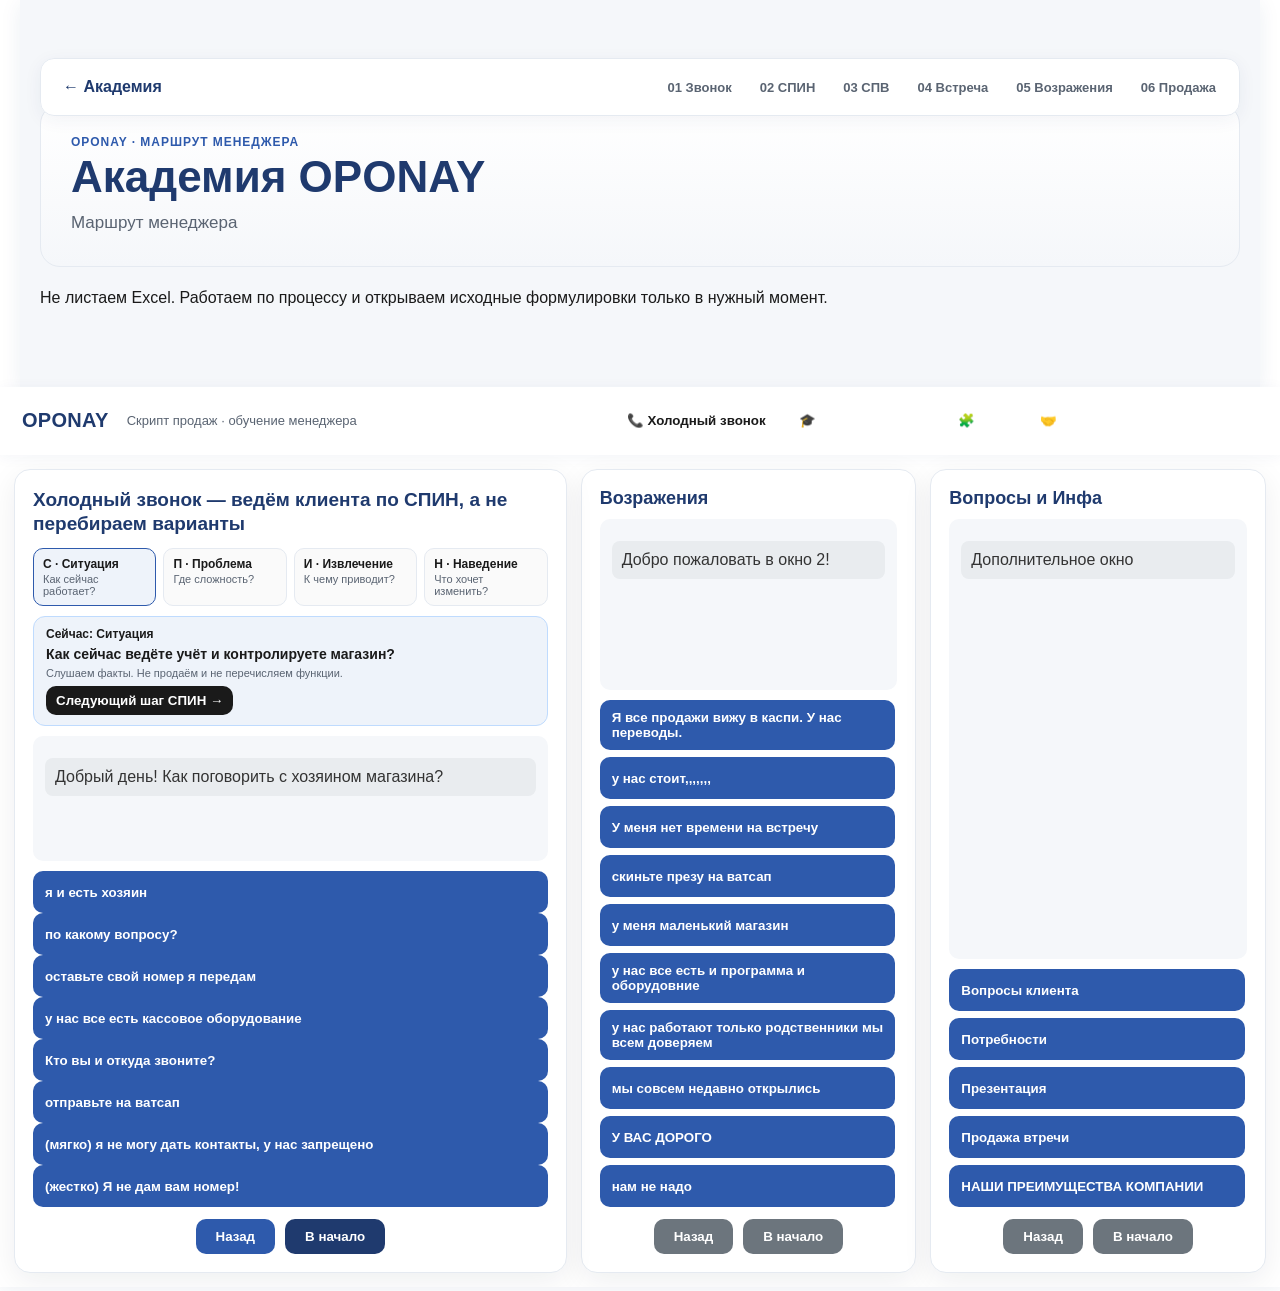
<file: index.html>
<!doctype html>
<html lang="ru">
<head>
<meta charset="utf-8">
<meta name="viewport" content="width=device-width,initial-scale=1">
<title>OPONAY — обучение менеджера</title>
<style>
:root{--bg:#F5F7FA;--panel:#fff;--text:#1A1A1A;--muted:#5A6472;--line:#E5EAF1;--accent:#1A1A1A;--green:#16855b;--orange:#d97706;--blue:#2E5AAC}
*{box-sizing:border-box}body{margin:0;font-family:Inter,Arial,sans-serif;background:var(--bg);color:var(--text)}
.top{height:68px;background:#1A1A1A;color:#fff;display:flex;align-items:center;padding:0 22px;gap:18px;position:sticky;top:0;z-index:50;box-shadow:0 2px 14px #0002}
.logo{font-weight:800;font-size:20px;letter-spacing:.3px}.sub{color:#5A6472;font-size:13px}
.nav{margin-left:auto;display:flex;gap:7px;flex-wrap:nowrap;overflow-x:auto;scrollbar-width:none}.nav::-webkit-scrollbar{display:none}.nav button{border:1px solid #ffffff20;background:#ffffff0d;color:#fff;border-radius:10px;padding:9px 12px;cursor:pointer;font-weight:700}.nav button.active{background:#fff;color:#1A1A1A}
.page{display:none}.page.active{display:block}
.old-wrap{height:calc(100vh - 68px);min-height:0}.old-wrap iframe{width:100%;height:100%;border:0;background:#fff}
.training{max-width:1250px;margin:0 auto;padding:26px}
.hero{background:#fff;border:1px solid var(--line);border-radius:18px;padding:24px;box-shadow:0 5px 25px #00000008}
.hero h1{margin:0 0 8px;font-size:30px}.hero p{margin:0;color:var(--muted);line-height:1.5}
.path{display:grid;grid-template-columns:repeat(6,1fr);gap:10px;margin:18px 0}
.step{border:1px solid var(--line);background:#fff;border-radius:14px;padding:13px;cursor:pointer;text-align:left}.step b{display:block;font-size:13px}.step span{display:block;color:var(--muted);font-size:12px;margin-top:5px}.step.current{border-color:#1A1A1A;box-shadow:0 0 0 2px #1A1A1A10}
.grid{display:grid;grid-template-columns:1.15fr .85fr;gap:18px;margin-top:18px}.card{background:#fff;border:1px solid var(--line);border-radius:16px;padding:20px}.card h2{margin:0 0 14px;font-size:20px}.hint{color:var(--muted);font-size:13px}
.spv{display:grid;grid-template-columns:repeat(3,1fr);gap:10px}.spv div{border:1px solid var(--line);border-radius:12px;padding:14px}.spv strong{display:block;margin-bottom:6px}.benefit{border-color:#a7e2c9!important;background:#f2fbf7}
.lesson{margin-top:14px;border:1px solid var(--line);border-radius:12px;padding:15px}.lesson h3{margin:0 0 7px;font-size:16px}.lesson p{margin:0;line-height:1.5}
button.action{background:#1A1A1A;color:white;border:0;border-radius:10px;padding:11px 14px;cursor:pointer;font-weight:700}.actions{display:flex;gap:8px;margin-top:14px;flex-wrap:wrap}
.quiz{display:none}.quiz.active{display:block}.q{font-weight:800;margin:14px 0 9px}.answers{display:grid;gap:8px}.answers button{background:#fff;border:1px solid var(--line);border-radius:10px;padding:11px;text-align:left;cursor:pointer}.answers button:hover{border-color:#1A1A1A}.result{margin-top:12px;font-weight:700}
iframe.training-frame{width:100%;height:calc(100vh - 110px);border:0;background:white;border-radius:16px}
@media(max-width:900px){.path{grid-template-columns:repeat(2,1fr)}.grid{grid-template-columns:1fr}.spv{grid-template-columns:1fr}.top{height:auto;min-height:68px;padding:10px 12px}.nav{margin-left:0;width:100%}.old-wrap{height:calc(100vh - 105px)}}
</style>
<style id="oponay-blue-system">:root{--primary:#1F3A6E!important;--dark:#152A52!important;--accent:#2E5AAC!important;--background:#FFFFFF!important;--light:#F5F7FA!important;--text-primary:#1A1A1A!important;--text-secondary:#5A6472!important;--line:#E5EAF1!important;--shadow:0 4px 20px rgba(31,58,110,.08)!important}body{background:var(--background)!important;color:var(--text-primary)!important}header{background:#fff!important;color:var(--text-primary)!important;border-color:var(--line)!important;box-shadow:0 2px 14px rgba(31,58,110,.05)}nav a,.nav a{color:var(--text-secondary)!important}nav a:hover,.nav a:hover,nav a.active,.nav a.active{background:#EEF3FA!important;color:var(--primary)!important}.hero,.panel,.card,.lesson,.block,.box,section,details{border-color:var(--line)!important;box-shadow:var(--shadow)}h1,h2,h3,.logo{color:var(--primary)!important}p,li,small,.muted{color:var(--text-secondary)}button,.btn,.primary{border-radius:10px!important}.primary,button.primary{background:var(--primary)!important;color:#fff!important}.secondary{background:#fff!important;color:var(--primary)!important;border:2px solid var(--primary)!important}input,textarea,select{background:#F5F7FA!important;border-color:var(--line)!important;color:var(--text-primary)!important;border-radius:10px!important}details{background:#fff!important}summary{color:var(--text-primary)!important}.accent,.kicker,.eyebrow{color:var(--accent)!important}.section.light,section{background:#F5F7FA}.pill,.tag{background:#EEF3FA!important;color:var(--primary)!important}@media(max-width:700px){body{overflow-x:hidden}main{max-width:100%!important}.grid,.cards,.feature-grid{grid-template-columns:1fr!important}.nav,nav{overflow-x:auto;-webkit-overflow-scrolling:touch}.nav a,nav a{white-space:nowrap}.hero{padding:22px!important}h1{font-size:clamp(34px,9vw,48px)!important}h2{font-size:clamp(26px,7vw,36px)!important}}</style><link rel="stylesheet" href="p0-ui.css"><link rel="stylesheet" href="p1-ui.css"><link rel="stylesheet" href="oponay-qa.css"><link rel="stylesheet" href="oponay-blue.css"></head>
<body><div id="p0-app" data-p0-page="home"></div>
<header class="top">
  <div class="logo">OPONAY</div>
  <div class="sub">Скрипт продаж · обучение менеджера</div>
  <nav class="nav">
    <button class="active" data-page="call">📞 Холодный звонок</button>
    <button data-page="learn">🎓 СПИН-обучение</button>
    <button data-page="spv">🧩 СПВ</button>
    <button data-page="meeting">🤝 Встреча</button>
    <button data-page="objections">🛡 Возражения</button>
  </nav>
</header>

<section id="call" class="page active">
  <div class="old-wrap"><iframe src="1.0.html" title="Оригинальный скрипт OPONAY"></iframe></div>
</section>



<section id="learn" class="page">
<div class="training">
  <div class="hero">
    <h1>🎓 СПИН — ведём клиента за руку</h1>
    <p>Не набор разрозненных вариантов. Один последовательный маршрут: <b>Ситуация → Проблема → Извлечение → Наведение → СПВ → следующий шаг.</b> Каждый следующий вопрос появляется только после предыдущего.</p>
  </div>
  <div class="path">
    <button class="step current" onclick="lesson(0)"><b>1. С · Ситуация</b><span>Понять, как сейчас</span></button>
    <button class="step" onclick="lesson(1)"><b>2. П · Проблема</b><span>Найти сложность</span></button>
    <button class="step" onclick="lesson(2)"><b>3. И · Извлечение</b><span>Понять последствия</span></button>
    <button class="step" onclick="lesson(3)"><b>4. Н · Наведение</b><span>Определить желаемый результат</span></button>
    <button class="step" onclick="lesson(4)"><b>5. СПВ</b><span>Показать только нужное</span></button>
    <button class="step" onclick="lesson(5)"><b>6. Следующий шаг</b><span>Встреча / решение</span></button>
  </div>
  <div class="lesson" id="lesson0"><h3>1. С · Ситуация</h3><p><b>Главный вопрос:</b> «Как сейчас ведёте учёт и контролируете магазин?»</p><p class="hint"><b>Слушаем:</b> чем пользуется клиент, кто отвечает, как контролирует деньги/товар/сотрудников.</p><p class="hint"><b>Переход:</b> когда понял текущую систему — не продаём. Переходим к поиску проблемы.</p></div>
  <div class="lesson" id="lesson1" style="display:none"><h3>2. П · Проблема</h3><p><b>Главный вопрос:</b> «Где сейчас возникают сложности или что хотелось бы делать удобнее?»</p><p class="hint"><b>Слушаем:</b> недостачи, потеря времени, отсутствие контроля, ошибки, зависимость от сотрудников, проблемы с товаром/деньгами.</p><p class="hint"><b>Переход:</b> клиент назвал проблему → не предлагаем решение. Сначала выясняем, к чему она приводит.</p></div>
  <div class="lesson" id="lesson2" style="display:none"><h3>3. И · Извлечение</h3><p><b>Главный вопрос:</b> «Что происходит из-за этого? К чему это приводит по деньгам, времени или контролю?»</p><p class="hint"><b>Слушаем:</b> последствия проблемы и её реальную цену для бизнеса.</p><p class="hint"><b>Переход:</b> появилась понятная цена проблемы → теперь можно спросить про желаемое состояние.</p></div>
  <div class="lesson" id="lesson3" style="display:none"><h3>4. Н · Наведение</h3><p><b>Главный вопрос:</b> «Если это решить, что для вас изменится и какой результат был бы важен?»</p><p class="hint"><b>Слушаем:</b> что клиент хочет получить: контроль, экономию времени, меньше потерь, рост, спокойствие собственника.</p><p class="hint"><b>Переход:</b> теперь у нас есть связка <b>проблема → последствия → желаемый результат</b>. Только здесь выбираем решение.</p></div>
  <div class="lesson" id="lesson4" style="display:none"><h3>5. СПВ — только под найденную боль</h3><div class="spv"><div><strong>Свойство</strong>Что умеет решение.</div><div><strong>Преимущество</strong>Как это меняет работу клиента.</div><div class="benefit"><strong>Выгода</strong>Какой результат получает именно этот клиент.</div></div><p class="hint" style="margin-top:12px"><b>Правило:</b> не показываем весь функционал. Берём только ту функцию, которая закрывает проблему, которую клиент сам назвал.</p></div>
  <div class="lesson" id="lesson5" style="display:none"><h3>6. Следующий шаг</h3><p>В холодном звонке после диагностики цель — <b>назначить встречу</b>. На встрече маршрут продолжается: диагностика → боль → СПВ → ценность → цена/следующий шаг.</p><div class="actions"><button class="action" onclick="document.querySelector('[data-page=call]').click()">← Вернуться в холодный звонок</button><button class="action" onclick="document.querySelector('[data-page=meeting]').click()">Перейти к встрече →</button></div></div>
  <div class="card" style="margin-top:18px"><h2>🧭 Как менеджер понимает, куда идти</h2><div class="lesson"><p><b>Клиент ответил → мы не выбираем случайную заготовку.</b></p><p class="hint">1) Определили ситуацию → 2) нашли проблему → 3) раскрыли последствия → 4) выяснили желаемый результат → 5) подобрали СПВ → 6) назначили следующий шаг.</p></div></div>
</div>
</section>

<section id="spv" class="page"><div class="training"><div class="hero"><h1>🧩 СПВ — отдельный модуль</h1><p>Здесь менеджер учится не перечислять функции, а связывать каждую функцию с конкретной болью и измеримой выгодой.</p></div><div style="margin-top:18px"><iframe class="training-frame" src="spv-source.html" title="СПВ и обучение"></iframe></div></div></section>

<section id="meeting" class="page"><div class="training"><div class="hero"><h1>🤝 Встреча</h1><p><b>Возражения не смешиваем со встречей.</b> Встреча ведётся по диагностической логике.</p></div><div class="grid"><div class="card"><h2>Маршрут встречи</h2><div class="lesson"><h3>1. Приветствие</h3><p>Знакомство → ТМР → озвучить план встречи.</p></div><div class="lesson"><h3>2. Диагностика</h3><p>2–5 вопросов по бизнесу без допроса.</p></div><div class="lesson"><h3>3. Боль</h3><p>Найти конкретную проблему и последствия.</p></div><div class="lesson"><h3>4. СПВ</h3><p>Показываем только функции, которые закрывают найденную боль.</p></div><div class="lesson"><h3>5. Ценность</h3><p>Собираем результат: меньше потерь, больше контроля, экономия времени, рост.</p></div><div class="lesson"><h3>6. Цена</h3><p>Переходим к цене после того, как клиент понял ценность.</p></div></div><div class="card"><h2>Правило менеджера</h2><p class="hint">Если клиент сказал: «У меня проблема с кассой» — не отвечаем списком из 20 функций.</p><div class="spv"><div><strong>Свойство</strong>Внесения и снятия денег фиксируются.</div><div><strong>Преимущество</strong>Видно движение денег и остаток кассы.</div><div class="benefit"><strong>Выгода</strong>Легче заметить расхождения, снизить риск кассовых разрывов и контролировать деньги.</div></div></div></div></div></section>

<section id="objections" class="page"><div class="training"><div class="hero"><h1>🛡 Возражения</h1><p>Отдельный блок. Их учим отдельно и наизусть. Старые формулировки из рабочего скрипта не удалены.</p><div class="actions"><button class="action" onclick="document.querySelector('[data-page=call]').click()">Открыть старый скрипт → Возражения</button></div></div></div></section>

<script>
const buttons=[...document.querySelectorAll('.nav button')];
buttons.forEach(b=>b.onclick=()=>{buttons.forEach(x=>x.classList.remove('active'));b.classList.add('active');document.querySelectorAll('.page').forEach(p=>p.classList.remove('active'));document.getElementById(b.dataset.page).classList.add('active');});
function lesson(n){for(let i=0;i<6;i++){const e=document.getElementById('lesson'+i);if(e)e.style.display=i===n?'block':'none';}document.querySelectorAll('.step').forEach((e,i)=>e.classList.toggle('current',i===n));}
let qi=1,score=0;
function answer(ok){if(ok)score++;document.getElementById('quizResult').textContent='Правильных ответов: '+score;const cur=document.getElementById('q'+qi);if(cur)cur.style.display='none';qi++;const next=document.getElementById('q'+qi);if(next)next.style.display='block';else document.getElementById('quizResult').textContent='Готово. Результат: '+score+'/3';}
</script>
<script src="p0-data.js"></script><script src="p0-app.js"></script>
<script>
(function(){
  document.documentElement.classList.add('oponay-runtime');
  const reduce = matchMedia('(prefers-reduced-motion: reduce)').matches;
  if(reduce) document.documentElement.classList.add('oponay-reduced-motion');

  // Current-page marker for any shared step navigation.
  const here = location.pathname.split('/').pop() || 'index.html';
  document.querySelectorAll('a[href]').forEach(a=>{
    const raw=(a.getAttribute('href')||'').split('#')[0];
    if(raw && raw===here) a.classList.add('oponay-current');
  });

  // Close native details cards when another card in the same group opens.
  document.querySelectorAll('[data-single-open]').forEach(group=>{
    group.addEventListener('toggle', e=>{
      if(!group.open) return;
      document.querySelectorAll('[data-single-open]').forEach(x=>{
        if(x!==group) x.removeAttribute('open');
      });
    });
  });

  // Escape closes open details and returns focus to the trigger.
  document.addEventListener('keydown', e=>{
    if(e.key!=='Escape') return;
    const open=[...document.querySelectorAll('details[open]')];
    if(open.length){ open.forEach(d=>d.removeAttribute('open')); }
  });

  // External hash navigation should land below sticky header.
  if(location.hash){
    requestAnimationFrame(()=>{
      const el=document.querySelector(location.hash);
      if(el) el.scrollIntoView({block:'start'});
    });
  }
})();
</script>
</body>
</html>
</file>
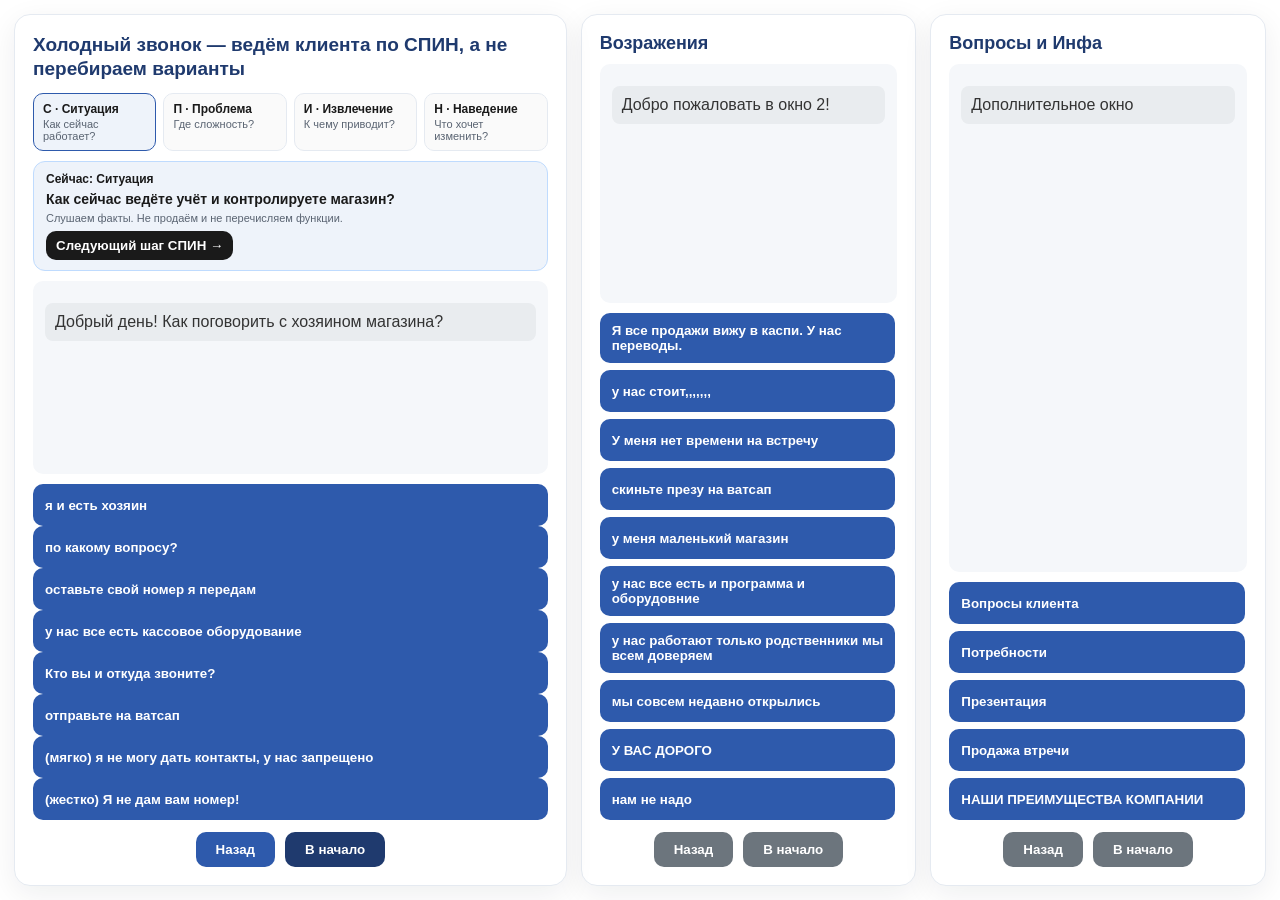
<file: 1.0.html>
<!DOCTYPE html>
<html lang="ru">
  <head>
    <meta charset="UTF-8" />
    <meta name="viewport" content="width=device-width, initial-scale=1.0" />
    <title>OPONAY</title>
    <style>
      :root {
        --bg: #F5F7FA;
        --panel: #ffffff;
        --line: #E5EAF1;
        --text: #1A1A1A;
        --muted: #5A6472;
        --blue: #2E5AAC;
        --blue-soft: #EEF3FA;
      }
      * { box-sizing: border-box; }
      body {
        font-family: Inter, Arial, sans-serif;
        height: 100vh;
        background: var(--bg);
        margin: 0;
        padding: 14px;
        color: var(--text);
        overflow: hidden;
      }
      body > div { min-width: 0; }
      #dialogContainer, .side-window {
        background: var(--panel);
        border: 1px solid var(--line);
        border-radius: 16px;
        box-shadow: 0 8px 30px rgba(15, 23, 42, .07);
        min-height: 0;
      }
      #dialogContainer {
        width: auto;
        padding: 18px;
        text-align: left;
        position: relative;
        height: calc(100vh - 28px);
        overflow: hidden;
        display: flex;
        flex-direction: column;
      }
      #dialogContainer h2 { margin: 0 0 12px; font-size: 19px; line-height: 1.25; }
      .spin-guide {
        display: grid;
        grid-template-columns: repeat(4, 1fr);
        gap: 7px;
        margin-bottom: 10px;
      }
      .spin-step {
        border: 1px solid var(--line);
        border-radius: 10px;
        padding: 8px 9px;
        background: #fafafa;
      }
      .spin-step b { display:block; font-size:12px; }
      .spin-step span { display:block; color:var(--muted); font-size:11px; margin-top:2px; }
      .spin-step.active { border-color: var(--blue); background: var(--blue-soft); }
      .spin-coach {
        border: 1px solid #bfdbfe;
        background: var(--blue-soft);
        border-radius: 12px;
        padding: 10px 12px;
        margin-bottom: 10px;
      }
      .spin-coach strong { display:block; font-size:12px; margin-bottom:4px; }
      .spin-coach .question { font-size:14px; font-weight:700; line-height:1.35; }
      .spin-coach .listen { color:var(--muted); font-size:11px; margin-top:4px; }
      .spin-next { margin-top:7px; border:0; border-radius:8px; padding:7px 10px; background:#1A1A1A; color:#fff; font-weight:700; cursor:pointer; }

      .side-window {
        padding: 18px;
        display: flex;
        flex-direction: column;
        min-height: 0;
        height: calc(100vh - 28px);
        overflow: hidden;
      }
      .side-window h3 { margin:0 0 10px; font-size:18px; }

      .side-buttons {
        display: grid;
        grid-template-columns: 1fr;
        gap: 7px;
        overflow-y: auto;
        padding-right: 2px;
      }
      .dialog-history {
        flex: 1;
        min-height: 120px;
        overflow-y: auto;
        margin-bottom: 10px;
        background-color: #F5F7FA;
        padding: 12px;
        border-radius: 10px;
      }
      .side-history {
        flex: 1;
        min-height: 120px;
        overflow-y: auto;
        margin-bottom: 10px;
        background-color: #F5F7FA;
        padding: 12px;
        border-radius: 10px;
      }
      .message {
        margin: 10px 0;
        padding: 10px;
        border-radius: 8px;
        background-color: #e9ecef;
        color: #333;
        text-align: left;
      }
      .response {
        margin: 10px 0;
        padding: 10px;
        border-radius: 8px;
        background-color: #EEF3FA;
        color: #1F3A6E;
        text-align: right;
      }
      .option, .side-option {
        display: block;
        width: 100%;
        min-height: 42px;
        padding: 10px 12px;
        background-color: var(--blue);
        color: white;
        border: none;
        border-radius: 9px;
        cursor: pointer;
        transition: transform .12s ease, background-color .2s ease;
        margin: 0;
        font-weight: 700;
        text-align: left;
      }
      .option:hover, .side-option:hover { transform: translateY(-1px); }

      .nav-buttons {
        display: flex;
        justify-content: center;
        gap: 10px;
        margin-top: 12px;
        flex-shrink: 0;
      }
      .nav-button {
        padding: 10px 20px;
        background-color: #6c757d;
        color: white;
        border: none;
        border-radius: 5px;
        cursor: pointer;
        font-weight: bold;
        transition: background-color 0.3s;
      }
      .nav-sidebutton.back,
      .nav-sidebutton.start {
        padding: 10px 20px;
        background-color: #6c757d;
        color: white;
        border: none;
        border-radius: 5px;
        cursor: pointer;
        font-weight: bold;
        transition: background-color 0.3s;
      }

      .nav-sidebutton:hover {
        background-color: #138496;
      }
      .nav-sidebutton.start:hover {
        background-color: #218838;
      }
      .nav-button.back {
        background-color: #2E5AAC;
      }
      .nav-button.start {
        background-color: #1F3A6E;
      }
      .nav-button.back:hover {
        background-color: #138496;
      }
      .nav-button.start:hover {
        background-color: #218838;
      }
      body {
        display: grid;
        grid-template-columns: minmax(0, 1.35fr) minmax(260px, .82fr) minmax(260px, .82fr);
        gap: 14px;
      }
      @media (max-width: 1050px) {
        body { grid-template-columns: minmax(0, 1.2fr) minmax(230px, .9fr) minmax(230px, .9fr); gap:10px; padding:10px; }
        #dialogContainer, .side-window { height:calc(100vh - 20px); }
        #dialogContainer { padding:14px; }
        .side-window { padding:14px; }
      }
      @media (max-width: 760px) {
        body { display:block; overflow:auto; padding:8px; }
        #dialogContainer, .side-window { height:auto; min-height:0; margin-bottom:10px; }
        #dialogContainer { min-height:calc(100vh - 16px); }
        .dialog-history, .side-history { max-height:38vh; min-height:120px; flex:none; }
        .spin-guide { grid-template-columns:repeat(2,1fr); }
        .side-window { min-height:360px; }
      }

      @media (max-width: 900px) {
        body {
          grid-template-columns: 1fr;
          height: auto;
          min-height: 100vh;
          overflow: auto;
        }
        #dialogContainer, .side-window {
          height: auto;
          min-height: 520px;
        }
      }
      @media (max-width: 600px) {
        body { padding: 8px; gap: 8px; }
        #dialogContainer, .side-window { min-height: 460px; padding: 14px; }
        #dialogContainer h2 { font-size: 18px; }
        .option, .side-option { min-height: 46px; font-size: 14px; }
      }
    </style>
  <style id="oponay-blue-system">:root{--primary:#1F3A6E!important;--dark:#152A52!important;--accent:#2E5AAC!important;--background:#FFFFFF!important;--light:#F5F7FA!important;--text-primary:#1A1A1A!important;--text-secondary:#5A6472!important;--line:#E5EAF1!important;--shadow:0 4px 20px rgba(31,58,110,.08)!important}body{background:var(--background)!important;color:var(--text-primary)!important}header{background:#fff!important;color:var(--text-primary)!important;border-color:var(--line)!important;box-shadow:0 2px 14px rgba(31,58,110,.05)}nav a,.nav a{color:var(--text-secondary)!important}nav a:hover,.nav a:hover,nav a.active,.nav a.active{background:#EEF3FA!important;color:var(--primary)!important}.hero,.panel,.card,.lesson,.block,.box,section,details{border-color:var(--line)!important;box-shadow:var(--shadow)}h1,h2,h3,.logo{color:var(--primary)!important}p,li,small,.muted{color:var(--text-secondary)}button,.btn,.primary{border-radius:10px!important}.primary,button.primary{background:var(--primary)!important;color:#fff!important}.secondary{background:#fff!important;color:var(--primary)!important;border:2px solid var(--primary)!important}input,textarea,select{background:#F5F7FA!important;border-color:var(--line)!important;color:var(--text-primary)!important;border-radius:10px!important}details{background:#fff!important}summary{color:var(--text-primary)!important}.accent,.kicker,.eyebrow{color:var(--accent)!important}.section.light,section{background:#F5F7FA}.pill,.tag{background:#EEF3FA!important;color:var(--primary)!important}@media(max-width:700px){body{overflow-x:hidden}main{max-width:100%!important}.grid,.cards,.feature-grid{grid-template-columns:1fr!important}.nav,nav{overflow-x:auto;-webkit-overflow-scrolling:touch}.nav a,nav a{white-space:nowrap}.hero{padding:22px!important}h1{font-size:clamp(34px,9vw,48px)!important}h2{font-size:clamp(26px,7vw,36px)!important}}</style><link rel="stylesheet" href="oponay-blue.css"></head>

  <body>
    <div id="dialogContainer">
      <h2>Холодный звонок — ведём клиента по СПИН, а не перебираем варианты</h2>
      <div class="spin-guide" id="spinGuide">
        <div class="spin-step active"><b>С · Ситуация</b><span>Как сейчас работает?</span></div>
        <div class="spin-step"><b>П · Проблема</b><span>Где сложность?</span></div>
        <div class="spin-step"><b>И · Извлечение</b><span>К чему приводит?</span></div>
        <div class="spin-step"><b>Н · Наведение</b><span>Что хочет изменить?</span></div>
      </div>
      <div class="spin-coach" id="spinCoach">
        <strong id="spinCoachTitle">Сейчас: Ситуация</strong>
        <div class="question" id="spinCoachQuestion">Как сейчас ведёте учёт и контролируете магазин?</div>
        <div class="listen" id="spinCoachListen">Слушаем факты. Не продаём и не перечисляем функции.</div>
        <button class="spin-next" type="button" onclick="nextSpinStage()">Следующий шаг СПИН →</button>
      </div>
      <div class="dialog-history" id="dialogHistory"></div>
      <div id="dialogOptions"></div>
      <div class="nav-buttons">
        <button class="nav-button back" onclick="goBack()">Назад</button>
        <button class="nav-button start" onclick="goToStart()">В начало</button>
      </div>
    </div>

    <div class="side-window">
      <h3>Возражения</h3>
      <div class="side-history" id="sideHistory1"></div>
      <div id="sideOptions1" class="side-buttons"></div>
      <div class="nav-buttons">
        <button class="nav-sidebutton back" onclick="side1GoBack()">Назад</button>
        <button class="nav-sidebutton start" onclick="side1GoToStart()">В начало</button>
      </div>
    </div>
    <div class="side-window">
      <h3>Вопросы и Инфа</h3>
      <div class="side-history" id="sideHistory2"></div>
      <div id="sideOptions2" class="side-buttons"></div>
      <div class="nav-buttons">
        <button class="nav-sidebutton back" onclick="side2GoBack()">Назад</button>
        <button class="nav-sidebutton start" onclick="side2GoToStart()">В начало</button>
      </div>
    </div>

    <script>
      const dialogTree = {
        greeting: {
          text: "Добрый день! Как поговорить с хозяином магазина?",
          options: [
            {
              text: "я и есть хозяин",
              nextNode: {
                text: "А как вас зовут? Рада знакомству! Меня зовут _______, эксперт компании опонай. Звоню по поводу учета товаров и продаж в вашем магазине. Скажите, пожалуйста, как сейчас ведете учет и контролируете свой магазин.",
                options: [
                  {
                    text: "Эксель тетрадка",
                    nextNode: {
                      text: "Это уже хорошо! Однако этот метод не самый удобный, занимает много времени и велик риск воровства, а также человеческого фактора – забыли записать, потеряли тетрадку или завис компьютер, и данные пропали! Кроме этого, вести клиентскую базу почти невозможно! Скажите, хотели бы вы держать под контролем свой бизнес и увеличить свой доход?",
                      options: [
                        {
                          text: "Да",
                          nextNode: {
                            text: "Давайте расскажу, как это можно делать с помощью автоматизации. Мы разработали программу специально для бутиков одежды. Для того чтобы рассказать о нужных функциях, мне нужно задать вопросы касаемо того, как сейчас у вас обстоят дела.",
                            options: [],
                          },
                        },
                        {
                          text: "Нет",
                          nextNode: null,
                        },
                      ],
                    },
                  },
                  {
                    text: "Никак не ведем",
                    nextNode: {
                      text: "Значит я позвонил вовремя. Сейчас как раз удобно сразу настроить учёт. Коротко расскажу: мы ставим специальное оборудование и программу для учета ваших продаж. Это поможет видеть прибыльность магазина, эффективность работы сотрудников, вести клиентскую базу и понимать, какие товары приносят доход, а какие залежались. Скажите, хотели бы вы держать под контролем свой бизнес и увеличить свой доход?",
                      options: [
                        {
                          text: "Да",
                          nextNode: {
                            text: "Давайте расскажу, как это можно делать с помощью автоматизации. Мы разработали программу специально для бутиков одежды. Для того чтобы рассказать о нужных функциях, мне нужно задать вопросы касаемо того, как сейчас у вас обстоят дела.",
                            options: [],
                          },
                        },
                        {
                          text: "Нет",
                          nextNode: null,
                        },
                      ],
                    },
                  },
                  {
                    text: "Вопросы клиента",
                    nextNode: {
                      text: "Смотри в окне 2 =) (Вопросы и Инфа)",
                      options: [],
                    },
                  },
                  {
                    text: "Возражения",
                    nextNode: {
                      text: "Смотри в окне 1 =) (Возражения)",
                      options: [],
                    },
                  },
                ],
              },
            },
            {
              text: "по какому вопросу?",
              nextNode: {
                text: "Я звоню по поводу установки кассового и антикражного оборудования в ваш магазин. Нужно назначить дату выезда техотдела. Только хозяин может мне подсказать. Продиктуйте номер, пожалуйста.",
                options: [
                  {
                    text: "а вы что-то нам будете ставить? вы уже договорились с хозяином?",
                    nextNode: {
                      text: "Звоню как раз чтобы договориться о дате установки. Подскажите номер, пожалуйста.",
                      options: [],
                    },
                  },
                ],
              },
            },
            {
              text: "оставьте свой номер я передам",
              nextNode: {
                text: "Вопросы, которые нужно обсудить, важные, и мне нужно поговорить с владельцем сейчас, поэтому мне нужен номер. Сами понимаете, если вопросы о кассе - значит что-то важное. Продиктуйте номер, я записываю",
                options: [],
              },
            },
            {
              text: "у нас все есть кассовое оборудование",
              nextNode: {
                text: "Конечно у вас есть, иначе зачем бы я вам звонила. Вопросы такие: Какое? Что именно у вас стоит? Какие чеки отбиваете? Как и кто ведет отчетность? На эти и многие другие вопросы может ответить только директор. Продиктуйте номер, восемь .....",
                options: [],
              },
            },
            {
              text: "Кто вы и откуда звоните?",
              nextNode: {
                text: "Меня зовут ________! Я из компании, которая занимается кассовым оборудованием и отчётностью для собственника. Мне нужно назначить встречу с владельцем вашего и выбрать дату установки магазина, поэтому мне нужен номер, продиктуйте, пожалуйста.",
                options: [],
              },
            },
            {
              text: "отправьте на ватсап",
              nextNode: {
                text: "что отправить? Мне нужно задать вопросы владельцу по учету в вашем магазине. Какие чеки отбиваете? Как и кто ведет отчетность? На эти и многие другие вопросы может ответить только директор. Продиктуйте номер, восемь .....",
                options: [],
              },
            },
            {
              text: "(мягко) я не могу дать контакты, у нас запрещено",
              nextNode: {
                text: "Я прекрасно понимаю вас, каждый день вам звонят что-то предлагают. Поэтому у вас это запрещено! Но я ничего не продаю и не предлагаю. Мне нужно понять, как у вас в заведении ведется отчетность и как работает кассовая зона. Не переживайте, ругать вас точно не будут. Сами понимаете раз вопрос о кассе - значит что-то важное! Продиктуйте, пожалуйста, номер.",
                options: [],
              },
            },
            {
              text: "(жестко) Я не дам вам номер!",
              nextNode: {
                text: "Хорошо! вы готовы нести ответственность, если к вам придет проверка, а ваш магазин к ней не готов, только потому что вы не дали контакты, и мы не успели предупредить владельца? Скажите, как вас зовут и какую должность вы занимаете? Можно избежать всего этого, если я поговорю с владельцем! Продиктуйте, пожалуйста, номер!",
                options: [],
              },
            },
          ],
        },
        services: {
          text: "выбе вопросрите",
          options: [
            { text: "1", nextNode: "serviceDetails" },
            { text: "Спасибо, не интересно", nextNode: null },
          ],
        },
        serviceDetails: {
          text: "Наши услуги включают ...",
          options: [],
        },
      };

      let currentNode = dialogTree.greeting;
      let historyStack = [];

      function displayOptions(node) {
        const dialogOptions = document.getElementById("dialogOptions");
        dialogOptions.innerHTML = "";
        if (!node.options || node.options.length === 0) {
          addMessage("Диалог завершён");
          return;
        }
        node.options.forEach((option) => {
          const optionButton = document.createElement("button");
          optionButton.className = "option";
          optionButton.innerText = option.text;
          optionButton.onclick = () => handleOptionClick(option);
          dialogOptions.appendChild(optionButton);
        });
      }

      function addMessage(text, isResponse = false) {
        const dialogHistory = document.getElementById("dialogHistory");
        const messageDiv = document.createElement("div");
        messageDiv.className = isResponse ? "response" : "message";
        messageDiv.innerText = text;
        dialogHistory.appendChild(messageDiv);
        dialogHistory.scrollTop = dialogHistory.scrollHeight;
      }

      function handleOptionClick(option) {
        addMessage(option.text, true);
        if (typeof option.nextNode === "string") {
          currentNode = dialogTree[option.nextNode];
        } else if (option.nextNode) {
          currentNode = option.nextNode;
        } else {
          addMessage("Диалог завершён");
          document.getElementById("dialogOptions").innerHTML = "";
          return;
        }
        historyStack.push(currentNode);
        addMessage(currentNode.text);
        displayOptions(currentNode);
      }

      function goBack() {
        if (historyStack.length > 1) {
          historyStack.pop();
          const prevNode = historyStack[historyStack.length - 1];

          const dialogHistory = document.getElementById("dialogHistory");
          dialogHistory.innerHTML = ""; // Очищаем историю

          addMessage(prevNode.text);
          displayOptions(prevNode);
        }
      }

      // Кнопка "Начало" для возврата в начало диалога
      async function goToStart() {
        currentNode = dialogTree.greeting;
        historyStack = [currentNode]; // Очищаем историю и добавляем начальный узел
        document.getElementById("dialogHistory").innerHTML = ""; // Очищаем историю диалога
        await addMessage(currentNode.text);
        await displayOptions(currentNode);
      }
      // Отдельные стеки истории для маленьких окон
      let side1HistoryStack = [];
      let side2HistoryStack = [];

      // Функции для окна 1 (Возражения)
      function side1AddMessage(text, buttons = []) {
        const sideHistory1 = document.getElementById("sideHistory1");
        const sideOptions1 = document.getElementById("sideOptions1");

        // Сохраняем текущее состояние в стек истории
        side1HistoryStack.push({ text, buttons });

        // Очищаем историю и кнопки
        sideHistory1.innerHTML = "";
        sideOptions1.innerHTML = "";

        // Добавляем сообщение
        const messageDiv = document.createElement("div");
        messageDiv.className = "message";
        messageDiv.innerText = text;
        sideHistory1.appendChild(messageDiv);

        // Добавляем кнопки
        if (buttons.length > 0) {
          buttons.forEach((button) => {
            const btn = document.createElement("button");
            btn.className = "side-option";
            btn.innerText = button.text;
            btn.onclick = button.action;
            sideOptions1.appendChild(btn);
          });
        }
      }

      function side1GoBack() {
        if (side1HistoryStack.length > 1) {
          side1HistoryStack.pop();
          const prevState = side1HistoryStack[side1HistoryStack.length - 1];
          const sideHistory = document.getElementById("sideHistory1");
          sideHistory.innerHTML = ""; // Очищаем историю
          side1AddMessage(prevState.text, prevState.buttons);
        }
      }

      function side1GoToStart() {
        if (side1HistoryStack.length > 0) {
          const startState = side1HistoryStack[0];
          side1HistoryStack = [startState];
          side1AddMessage(startState.text, startState.buttons);
        }
      }

      // Функции для окна 2 (Вопросы)
      function side2AddMessage(text, buttons = []) {
        const sideHistory2 = document.getElementById("sideHistory2");
        const sideOptions2 = document.getElementById("sideOptions2");

        side2HistoryStack.push({ text, buttons });

        sideHistory2.innerHTML = "";
        sideOptions2.innerHTML = "";

        const messageDiv = document.createElement("div");
        messageDiv.className = "message";
        messageDiv.innerText = text;
        sideHistory2.appendChild(messageDiv);

        buttons.forEach((button) => {
          const btn = document.createElement("button");
          btn.className = "side-option";
          btn.innerText = button.text;
          btn.onclick = button.action;
          sideOptions2.appendChild(btn);
        });
      }

      function side2GoBack() {
        if (side2HistoryStack.length > 1) {
          side2HistoryStack.pop();
          const prevState = side2HistoryStack[side2HistoryStack.length - 1];
          side2AddMessage(prevState.text, prevState.buttons);
        }
      }

      function side2GoToStart() {
        if (side2HistoryStack.length > 0) {
          const startState = side2HistoryStack[0];
          side2HistoryStack = [startState];
          side2AddMessage(startState.text, startState.buttons);
        }
      }

      side1AddMessage("Добро пожаловать в окно 2!", [
        {
          text: "Я все продажи вижу в каспи. У нас переводы.",
          action: () =>
            side1AddMessage(
              "Понял. В Kaspi вы видите переводы, но там не видно полный оборот, прибыль, зарплату сотрудников и остатки товара. У нас как раз есть инструменты для этого. Поэтому я и предлагаю встретиться.  Встреча бесплатная и займёт около 20 минут и на ней вы сможете понять как развивать свой магазин и как проще вести учёт. Когда вам будет удобно?"
            ),
        },
        {
          text: "у нас стоит,,,,,,,",
          action: () =>
            side1AddMessage("Я знаю эту программу", [
              {
                text: "Умаг",
                action: () =>
                  side1AddMessage("выбери вариант ответа", [
                    {
                      text: "Если клиент продуктовый",
                      action: () =>
                        side1AddMessage(
                          "Знаю эту программу — недавно к нам пришли два клиента после УМАГ. Понимаю, почему вы её рассматриваете: она уже стоит у многих. У нас есть поэтапное обучение, поэтому после установки вам не придётся разбираться со всем самому., наша программа создавалась специально под вашу нишу и Если появятся вопросы, у вас будет личный техник на связи.У нас на этом сделан отдельный акцент: обучение и поддержка после установки.Я бы здесь смотрел не только на цену. Давайте сравним, что вы получаете за эти деньги. Как вам такой вариант?"
                        ),
                    },
                    {
                      text: "Если клиент не продуктовый",
                      action: () =>
                        side1AddMessage(
                          "Ну умаг я знаю от и до!) Продукт идельный для продуктовых, но у вас же не продукты))) Давайте по фактам: Цена у нас 85К в год, умаг 240в год, у нас нет доплат за доп сотрудников, товары и склады, фукционал которго нет в умаге: более 20 отчетов, зп сотрудникам с мотивацией, размерная сетка, система лояльности, клиентская база. и мноооогое другое! Давайте назначим встречу! Я приеду к вам в магазин и покажу функционал. Именно на встрече вы сможете увидеть своими глазами программу и сравнить со своей. Наши условия точно вам понравятся потому что и цена, и функционал и техподдержка у нас лучшие в Казахстане, не упускайте возможность узнать как. Завтра в 12.00 вы будете в магазине?",
                          {
                            text: "Вся инфа по Умагу, читай по порядку)",
                            action: () =>
                              side1AddMessage(
                                "1. Цена Наша программа стоит *85.000 тенге* в год, а программа UMAG - *240.000 тенге в год.**Так же, в программе UMAG, вам нужно доплачивать за каждого продавца 1.500 тенге в месяц, а это - 18.000 тенге в год**2. Корректный учет остатков товаров, в нашей программе не бывает некорректной выгрузки, тем самым ваши остатки будут всегда правильными.* С программой UMAG, каждый второй клиент сталкивается с проблемами в остатках, так как они используют более старый код написания программы, чем у нас.*Это не клевета, и ни в коем случае не без обоснованная критика, это факты, так как самое большое количество клиентов ушедших с конкурентской программы - это клиенты UMAG. Могу привести море примеров, и вы можете убедиться сами прочитав отзывы в интернете*3. Расчет заработной платы, в нашей программе есть возможность рассчитывать зарплату сотрудникам через программу.* Допустим, продавец Арман, получает 100.000 тенге оклад + 5% со своих продаж. в UMAG - зарплату считать в принципе невозможно. Так же у нас, можно мотивировать сотрудников, повышая процент % с продаж на определенные позиции. Допустим, вы хотите чтобы они распродали неактуальный товар, вместо скидки, можно поставить на него 10%, 15% (любой какой вы хотите, повышенный процент) и тем самым, продавцы будут мотивированы предлагать именно эти товары. Это уже отработанный функционал, который работает в любых крупных магазинах, брендах, где сотрудники за счет мотивации, предлагай тот или иной товар) В Technodom вам предлагают купить к телефону чехол, стекло, наушники, страховку, в KARI вам предложат на кассе приобрести балончик с краской для обуви, щетку, сушилку для обуви итак далее, в MCDONALDS/KFC/BURGERKING предложат увеличить комбо :)*4. Учет по размерам, цветам и брендам,* вы можете вести корректный учет по размерам, цветам и брендам (чаще всего используют размеры и цвета), это удобно, чтобы вы могли понимать, какой цвет и размер больше продается, какой остался в наличии итак далее. Так как UMAG - это программа изначально для продуктового магазина, у них подобного функционала нет. Максимум, что вам могут предложить, это вводить размер и цвет в наименование товара. ЭТО НЕ ПРАВИЛЬНО ❌ вам придется добавлять 1 и ту же вещь, несколько раз, например: Футболка М, Футболка S, Футболка L, а у нас, это один товар, в котором содержатся размеры и цвета.*5. Возможность посмотреть остатки, прямо в кассовой зоне*, согласитесь, наверняка бывали случаи, когда приходит клиент и говорит продавцу о том, что размер M ему не подходит, и он хочет померить другой размер. Вместо того, чтобы бежать к витрине, и искать товар, можно подойти к кассе и узнать, какие размеры есть в наличии. (Опять же, опыт крупных магазинов, в ТРЦ почти в каждом магазине, смотрят по базе, а если у вас будет или уже есть несколько точек, сотрудник на кассе может сразу увидеть наличие этого товара в другом филиале, и отправить клиента туда или продать на доставку, тем самым, вы не теряете клиента).В программе UMAG - посмотреть остатки в кассовой зоне - невозможно.*6. Интересные системы лояльности, кэшбек, накопительная скидка, которая постоянно растет и многое другое,* максимум, что вам предложит UMAG - это копить балы, у нас есть несколько систем лояльности, и вы можете выбрать любую удобную для себя. Клиенты будут оставаться только с вами 💙*7. Каталог товаров прям в кассовой зоне + возможность загружать фото товара, у нас можно смотреть каталог товаров прямо в кассовой зоне (для удобства продавца),* а так же, вы можете загрузить фото для товара, чтобы не забыть как он выглядит + для удобства продавца.И многое другое:)"
                              ),
                          }
                        ),
                    },
                  ]),
              },
              {
                text: "биллз",
                action: () =>
                  side1AddMessage(
                    "биллз это программа узбекистана. Хорошая в целом программа, но дорогая. У нас тот же функционал только гораздо выгоднее потому что казахстанская разработка. Кроме этого биллз не работает без интрнета и техпод не сможет помочь казахша. Давайте назначим встречу! Я приеду к вам в магазин и покажу функционал. Именно на встрече вы сможете увидеть своими глазами программу и сравнить со своей. Наши условия точно вам понравятся потому что и цена, и функционал и техподдержка у нас лучшие в Казахстане, не упускайте возможность узнать как. Завтра в 12.00 вы будете в магазине?"
                  ),
              },
              {
                text: "Палома",
                action: () =>
                  side1AddMessage(
                    "Paloma365  программа, с хорошим функционалом, но не совсем подойдет для учета торговли.Так же размерная сетка - данной функции нет в *Paloma365*. Функция размерной сетки, требуется для того чтобы вы могли видеть точное количество остатков по их размерам, цвету и бренду. Не имея данной функции вы *ограничиваете* себя от полноценной информации по остаткам. Давайте назначим встречу! Я приеду к вам в магазин и покажу функционал. Именно на встрече вы сможете увидеть своими глазами программу и сравнить со своей. Наши условия точно вам понравятся потому что и цена, и функционал и техподдержка у нас лучшие в Казахстане, не упускайте возможность узнать как. Завтра в 12.00 вы будете в магазине?",
                    [
                      {
                        text: "Дополнительная инфа по паломе",
                        action: () =>
                          side1AddMessage(
                            "Что не менее важно, это - интерфейс. Визуально, интерфейс сложный, привыкнуть будет сложно. Программа сложно дается в самой работе, а с одним обучением, которое предоставляет *Paloma365*, научиться работать с программой будет сложнее. на кассовой зоне у самой *Paloma*, находятся много разных документов, которые требуют постоянной синхронизации с сервером.В случае, если у вас интернет не стабильный или в моменте он перестанет работать, то программа часто зависает "
                          ),
                      },
                    ]
                  ),
              },
              {
                text: "айдишоп\х2пос",
                action: () =>
                  side1AddMessage(
                    "Она не самая удобная на рынке, хоть и имеет большой функционал.Давайте назначим встречу! Я приеду к вам в магазин и покажу функционал. Именно на встрече вы сможете увидеть своими глазами программу и сравнить со своей. Наши условия точно вам понравятся потому что и цена, и функционал и техподдержка у нас лучшие в Казахстане, не упускайте возможность узнать как. Завтра в 12.00 вы будете в магазине?"
                  ),
              },
              {
                text: "бексар\шопучет ",
                action: () =>
                  side1AddMessage(
                    "Ограниченная  по функционалу программа, и она локальная а соответственно удаленный доступ либо отсутсвсует либо платный. Что есть у нас и нет в бексаре это - более 20 отчетов, зп сотрудникам с мотивацией, размерная сетка, система лояльности, клиентская база. Давайте назначим встречу! Я приеду к вам в магазин и покажу функционал. Именно на встрече вы сможете увидеть своими глазами программу и сравнить со своей. Наши условия точно вам понравятся потому что и цена, и функционал и техподдержка у нас лучшие в Казахстане, не упускайте возможность узнать как. Завтра в 12.00 вы будете в магазине?"
                  ),
              },
              {
                text: "клаудшоп\ айнур пос",
                action: () =>
                  side1AddMessage(
                    "Клаудшоп программа российская и работает только через интернет. У нас же программа локально облачная и может работать без инета. Давайте назначим встречу! Я приеду к вам в магазин и покажу функционал. Именно на встрече вы сможете увидеть своими глазами программу и сравнить со своей. Наши условия точно вам понравятся потому что и цена, и функционал и техподдержка у нас лучшие в Казахстане, не упускайте возможность узнать как. Завтра в 12.00 вы будете в магазине?"
                  ),
              },
              {
                text: "тез\тес\тэс",
                action: () =>
                  side1AddMessage(
                    "Знаю что интерфей не самый удобный и многие функции не доработаны. Давайте назначим встречу! Я приеду к вам в магазин и покажу функционал. Именно на встрече вы сможете увидеть своими глазами программу и сравнить со своей. Наши условия точно вам понравятся потому что и цена, и функционал и техподдержка у нас лучшие в Казахстане, не упускайте возможность узнать как. Завтра в 12.00 вы будете в магазине?"
                  ),
              },
              {
                text: "мой склад",
                action: () =>
                  side1AddMessage(
                    "Чаще подходит для онлайн торговли и работы на маркет плейсах (озон, ВБ, каспи )Знаем чтоб бывают проблемы с остатками.Давайте назначим встречу! Я приеду к вам в магазин и покажу функционал. Именно на встрече вы сможете увидеть своими глазами программу и сравнить со своей. Наши условия точно вам понравятся потому что и цена, и функционал и техподдержка у нас лучшие в Казахстане, не упускайте возможность узнать как. Завтра в 12.00 вы будете в магазине?"
                  ),
              },
              {
                text: "постер ",
                action: () =>
                  side1AddMessage(
                    "Я знаю это программу, они имеют лимиты по пользователям и по товарам. плюс цена дорогая, которая будет меняться от количетсва номенклатур. А у нас нет никаких орагничений и цена самая выгодная, так как продукт казахстанский.Давайте назначим встречу! Я приеду к вам в магазин и покажу функционал. Именно на встрече вы сможете увидеть своими глазами программу и сравнить со своей. Наши условия точно вам понравятся потому что и цена, и функционал и техподдержка у нас лучшие в Казахстане, не упускайте возможность узнать как. Завтра в 12.00 вы будете в магазине?"
                  ),
              },
              {
                text: "роста",
                action: () =>
                  side1AddMessage(
                    "Роста программа, с хорошим функционалом, но не совсем подойдет для учета торговли.Так же размерная сетка - данной функции нет в росте. Функция размерной сетки, требуется для того чтобы вы могли видеть точное количество остатков по их размерам, цвету и бренду. Не имея данной функции вы *ограничиваете* себя от полноценной информации по остаткам. Давайте назначим встречу! Я приеду к вам в магазин и покажу функционал. Именно на встрече вы сможете увидеть своими глазами программу и сравнить со своей. Наши условия точно вам понравятся потому что и цена, и функционал и техподдержка у нас лучшие в Казахстане, не упускайте возможность узнать как. Завтра в 12.00 вы будете в магазине?"
                  ),
              },
              {
                text: "1С",
                action: () =>
                  side1AddMessage(
                    "Я знаю эту программу! Она предназначена для бухгалтеров и крупных компаний. Она достаточно сложная и насколько я знаю, за обновления и выезды специалиста нужно каждый раз платить. Наша программа удобнее и выгоднее для вашего бизнеса, она простая в пользовании с удобным интерфейсом. Давайте назначим встречу! Я приеду к вам в магазин и покажу функционал. Именно на встрече вы сможете увидеть своими глазами программу и сравнить со своей. Наши условия точно вам понравятся потому что и цена, и функционал и техподдержка у нас лучшие в Казахстане.. Завтра в 12.00 вы будете в магазине?",
                    [
                      {
                        text: "Ограниченная мобильность",
                        action: () =>
                          side1AddMessage(
                            "Ограниченная мобильность: Хотя существуют мобильные версии и облачные решения для 1С, их функционал зачастую ограничен по сравнению с настольными версиями, что может создавать неудобства для пользователей, работающих вне офиса."
                          ),
                      },
                      {
                        text: "Проблемы с интерфейсом",
                        action: () =>
                          side1AddMessage(
                            "Проблемы с интерфейсом: Некоторые пользователи отмечают, что интерфейс 1С устарел и не всегда интуитивно понятен, что может затруднить работу для новых пользователей и потребовать дополнительного времени на адаптацию."
                          ),
                      },
                      {
                        text: "высокая стоимость",
                        action: () =>
                          side1AddMessage(
                            "высокая стоимость: Хотя базовые версии 1С могут быть доступны, расширенные конфигурации и модификации могут оказаться дорогостоящими. Кроме того, затраты на обучение персонала и обслуживание системы также могут быть значительными."
                          ),
                      },
                      {
                        text: "Сложность освоения и настройки",
                        action: () =>
                          side1AddMessage(
                            "Сложность освоения и настройки: 1С требует значительных усилий для первоначальной настройки и внедрения. Для полноценного использования всех возможностей программы часто требуется привлечение квалифицированных специалистов, что может быть дорого и трудоемко."
                          ),
                      },
                      {
                        text: "Зависимость от обновлений и поддержки",
                        action: () =>
                          side1AddMessage(
                            "Зависимость от обновлений и поддержки: Для корректной работы программы необходимы регулярные обновления и поддержка от разработчика или партнера. При этом обновления могут вызывать проблемы совместимости, и в некоторых случаях они не решают существующие проблемы, а создают новые."
                          ),
                      },
                      {
                        text: "Требовательность к ресурсам",
                        action: () =>
                          side1AddMessage(
                            "Требовательность к ресурсам: Программа может требовать значительных вычислительных ресурсов, особенно при работе с большими объемами данных. Это может привести к снижению производительности на устаревших компьютерах и необходимости в регулярном обновлении оборудования."
                          ),
                      },
                    ]
                  ),
              },
              {
                text: "ТоргСофт",
                action: () =>
                  side1AddMessage(
                    "Тогсофт - это локальная программа, соответсвтенно, есть риски потерять всю информацию, если что-то физически случится с оборудованием. Нет бонусной системы для клиентов и нельзя удаленно контролировать магазин.  У нас же современная программа с удобным функционалом и безопасной работой с вашими данными. Давайте назначим встречу! Я приеду к вам в магазин и покажу функционал. Именно на встрече вы сможете увидеть своими глазами программу и сравнить со своей. Наши условия точно вам понравятся потому что и цена, и функционал и техподдержка у нас лучшие в Казахстане, не упускайте возможность узнать как. Завтра в 12.00 вы будете в магазине?"
                  ),
              },
              {
                text: "ЖБС\ джибиэс макркет",
                action: () =>
                  side1AddMessage(
                    "Это российская программа локальная  программа, соответсвтенно, есть риски потерять всю информацию, если что-то физически случится с оборудованием. И нельзя удаленно контролировать магазин, только за доп плату.  У нас же современная программа с удобным функционалом и безопасной работой с вашими данными. Давайте назначим встречу! Я приеду к вам в магазин и покажу функционал. Именно на встрече вы сможете увидеть своими глазами программу и сравнить со своей. Наши условия точно вам понравятся потому что и цена, и функционал и техподдержка у нас лучшие в Казахстане, не упускайте возможность узнать как. Завтра в 12.00 вы будете в магазине?"
                  ),
              },
              {
                text: "вики",
                action: () =>
                  side1AddMessage(
                    " Первое и основное отличие нашей программы от Вики в том, что Вики это локальная программа. То есть, все данные сохраняют не на специальных серверах, а на самом устройстве. В случае если что-то случится с устройством, *вы можете потерять все данные, которые у вас были и вы снова потратите время на создание базы.*2. Во вторых, программа Вики не даст вам возможности контролировать удаленно ваш бизнес. Для того чтобы заносить товары в базу, проверять ежедневные, ежемесячные отчеты *вам нужно будет потратить свое время и поехать в магазин* и уже делать все там. Автоматизация должна давать вам свободу от вашего бизнеса, а не заставлять вас снова и снова приходить в магазин для проверки.3. Далее, в самой программе Вики, вы не сможете корректно контролировать ваших сотрудников, видеть эффективность их работы и даже высчитывать им заработную плату, *все это вам будет необходимо делать в ручную и снова тратить свое время.*4. Что по поводу клиентской базы в Вики, в данной программе вы сможете только записывать процент скидки по клиенту, а так же видеть продажи по нему, но в программе нет полного учета по клиентам. То есть, вы не сможете качественно с ними работать и работать с определенной категорией клиентов, например топ клиентов, новые клиенты и постоянники. Работа с клиентской базой, это основа ваших продаж и вашей прибыли, которую вы в итоге получаете, *в случае работы в нашей программе, вы получаете максимум для того, чтобы вы могли зарабатывать больше*5. *Возможность посмотреть остатки,* прямо в кассовой зоне, согласитесь, наверняка бывали случаи, когда приходит клиент и говорит продавцу о том, что размер M ему не подходит, и он хочет померить другой размер. Вместо того, чтобы бежать к витрине, и искать товар, можно подойти к кассе и узнать, какие размеры есть в наличии. (Опять же, опыт крупных магазинов, в ТРЦ почти в каждом магазине, смотрят по базе, а если у вас будет или уже есть несколько точек, сотрудник на кассе может сразу увидеть наличие этого товара в другом филиале, и отправить клиента туда или продать на доставку, тем самым, вы не теряете клиента). В программе Wiki - посмотреть остатки в кассовой зоне - невозможно.6. *Каталог товаров прям в кассовой зоне + возможность загружать фото товара, у нас можно смотреть каталог товаров прямо в кассовой зоне (для удобства продавца),* а так же, вы можете загрузить фото для товара, чтобы не забыть как он выглядит + для удобства продавца. И многое другое:)"
                  ),
              },
              {
                text: "бырсан\ 1SAN",
                action: () =>
                  side1AddMessage(
                    "Да, о них знаю. Совсем новая компания, только начинают работу поэтому функционал не минимальный а цена 71.000 в год, примерно как у нас. В нашем случае программа специально создавалась для магазина ___________, и за 85.000 тг в год вы имеете самый большой удобный функционал на рынке. Обычно я приезжаю и делаем сравнение с вашей программой  в живую.  Могу подробнее рассказать на встрече или сейчас по телефону, как удобно будет? "
                  ),
              },
              {
                text: "СРМ СИСТЕМА: Б24, АМО",
                action: () =>
                  side1AddMessage(
                    "Ага,  интересный выбор а какие функции СРМ вы используете? А чеки получается выдавать клиетнам через СРМ?(Ждем ответа клиента)класс, кроме оборудования и программы у нас есть камеры, антикражные ворота и охранная система. Возможно, что-то из этого вам пригодится?"
                  ),
              },
              {
                text: "ВебКасса, РеКасса, Лайт Касса, Нуркасса.Робокасса, КаспиКасса, УчетКасса, Кассовый аппарат ",
                action: () =>
                  side1AddMessage(
                    "Я вам звоню совсем по другому вопросу. То, о чем вы говорите - для налоговой, чтобы вы отбивали чеки и показывали свои продажи для отчетов. Мы ставим программу учета, чтобы вы могли контролировать работу своей торговой точки. То есть какие товары продаются каждый день, какая касса, какие были оплаты и какие сотрудники хорошо продают. Слышали о таком?Как сейчас за этим смотрите?"
                  ),
              },
              {
                text: "в тетради",
                action: () =>
                  side1AddMessage(
                    "Хорошо, что записываете в тетрадку, жалко что тетрадка не умеет анализировать продажи, не помогает с закупом, не дает чеки клиентам и онлайн с телефона не видно сколько денег в кассе. Но значит я звоню вам вовремя! Потому что Завтра,  я как раз буду на встрече в магазине неподалеку от вас, могу зайти и к вам показать функционал программы которая помогает магазинам расти в владельцу удаленно контролировать все процессы.  По времени около 20 минут занимает диагностика вашей текущей ситуации и демонстрация программы для учета. После обеда вы будете в магазине?",
                    [
                      {
                        text: "Не нужно!",
                        action: () =>
                          side1AddMessage(
                            "[Имя клиента] как же? Правильно я понимаю что вы готовы к скорому закрытию бизнеса? Ведь продолжая работать в том же формате вы теряете деньги и время контролируя все в ручную?"
                          ),
                      },
                    ]
                  ),
              },
              {
                text: "Exel",
                action: () =>
                  side1AddMessage(
                    "Это уже хорошо! Однако этот метод не самый удобный занимает много времени и велик риск воровства, да и обычного человеческого фактора – забыли записать потеряли тетрадку. Кроме, этого вести клиентскую базу почти невозможно! Но значит я звоню вам вовремя! Потому что Завтра,  я как раз буду на встрече в магазине неподалеку от вас, могу зайти и к вам показать функционал программы которая помогает магазинам расти в владельцу удаленно контролировать все процессы.  По времени около 20 минут занимает диагностика вашей текущей ситуации и демонстрация программы для учета. После обеда вы будете в магазине?",
                    [
                      {
                        text: "Не нужно",
                        action: () =>
                          side1AddMessage(
                            "[Имя клиента] как же? Правильно я понимаю что вы готовы к скорому закрытию бизнеса? Ведь продолжая работать в том же формате вы теряете деньги и время контролируя все в ручную?"
                          ),
                      },
                    ]
                  ),
              },
              {
                text: "Программа которую вы слышите впервые",
                action: () =>
                  side1AddMessage(
                    "Впервые слышу такую программу, поделитесь пожалуйста что за программа чем нравится вам?",
                    [
                      {
                        text: "После ответа клиента",
                        action: () =>
                          side1AddMessage(
                            "Ясно, очень интересно. Смотрите, завтра,  я как раз буду на встрече в магазине неподалеку от вас, могу зайти и к вам показать наш  функционал. Мы на встрече сравним функционал нашей программы и той что у вас стоит. вы же понимаете что всегда нужно быть в курсе всех новых инструментов на рынке, чтобы не упустить самое выгодное и удобное.  По времени около 20 минут занимает диагностика вашей текущей ситуации и демонстрация программы. После обеда вы будете в магазине?"
                          ),
                      },
                    ]
                  ),
              },
            ]),
        },
        {
          text: "У меня нет времени на встречу",
          action: () =>
            side1AddMessage(
              "Именно поэтому я хочу встретиться с вами, чтобы освободить ваше время от рутины и ежедневного контроля вашего бизнеса. Встреча со мной - это вложение в ваше будущее спокойствие и свободное время. Уверена что когда вы приняли решение начать свое дело, вы хотели больше заработка и больше свободного времени. Я хочу показать вам иструмент который даст желаемую свободу. Встреча занимает 20 минут, и я буду завтра в вашем районе, после обеда сможете найти 20 минут?",
              [
                {
                  text: "Отказывается",
                  action: () =>
                    side1AddMessage(
                      "Скажите честно, что вас останавливает? вы не хотите в пустую потратить время или не готовы к росту? ",
                      [
                        ({
                          text: "Не готов вкладывать деньги",
                          action: () =>
                            side1AddMessage(
                              "я разве вам что то продаю?  Я хочу с вами встретиться, показать новые возможности вашего же бизнеса. Для вас по факту бесплатная встреча с экспетом по автоматизации. А решение о покупке от вас требовать я буду, моя задача познакомить вас с нашей программой. Ну что завтра найдете время?"
                            ),
                        },
                        {
                          text: "время в пустую ",
                          action: () =>
                            side1AddMessage(
                              "Я вам даю 100% гарантию что наша встреча для вас будет полезной. Встреча с OPONAY — это бесплатная диагностика. На встрече, мы увидим точки роста вашего бизнеса, где вы теряете деньги, где можно сэкономить, как качественно контролировать сотрудников и в какие товары лучше вкладывать оборотные средства! Ну что завтра найдете время?"
                            ),
                        }),
                      ]
                    ),
                },
              ]
            ),
        },
        {
          text: "скиньте презу на ватсап",
          action: () =>
            side1AddMessage("выбирай любой вариант =)", [
              ({
                text: "Вариант 1",
                action: () =>
                  side1AddMessage(
                    "Презентация – это общий документ, в котором просто информация о нашей компании и программах. Я уверен, что у предпринимателя вашего уровня нет времени на просмотр презентаций. Чтобы не тратить ваше время, давайте встретимся, на ней покажем только те функции, которые нужны именно вам! Завтра часам к 12.00 вы бутете в магазине?"
                  ),
              },
              {
                text: "Вариант 2",
                action: () =>
                  side1AddMessage(
                    "У нас есть презентация, в ней затронуты все варианты бизнеса и разные ниши, поэтому она достаточно большая, а так вы предприниматель уверен времени не найдется чтобы внимательно просмотреть. Именно поэтому я хочу  встретиться и показать наглядно весь функционал. Встреча примерно 20 минут и на ней вы сможете понять, как развивать свой магазин и как проще вести учёт. "
                  ),
              }),
            ]),
        },
        {
          text: "у меня маленький магазин",
          action: () =>
            side1AddMessage(
              "Сейчас как раз удобно сразу настроить учёт. вы же хотите, чтобы ваш бизнес рос и приносил больше дохода?! Правильный учет и наша программа поможет вам расти и избежать рисков воровства или залежавшихся товаров!Давайте я к вам приеду и покажу, как программма может помочь вашему бизнесу расти и приносить больше прибыли? вы сегодня до скольки будете?"
            ),
        },
        {
          text: "у нас все есть и программа и оборудовние ",
          action: () =>
            side1AddMessage("выбирай", [
              {
                text: "Продаешь прогу",
                action: () =>
                  side1AddMessage(
                    "Конечно у вас уже все есть, ведь магазин вашего уровня просто не может работать на коленке. Я поэтому вам и звоню, Смотрите! У нас продукт специально разработанный для бутика _________, лучший на рынке с большим функционалом и по самой приятной цене. Я хочу узнать какой программой вы сейчас пользуетесь чтобы вместе с вами сравнить функции и выгоду, уверена на 100% что для свого бизнеса вы хотите только лучшие продукты. Расскажите чем пользуететсь?"
                  ),
              },
              {
                text: "Продаешь оборудование",
                action: () =>
                  side1AddMessage(
                    "Класс, кроме оборудования и программы у нас есть камеры, антикражные ворота и охранная система. Возможно, что-то из этого вам пригодится?"
                  ),
              },
            ]),
        },
        {
          text: "у нас работают только родственники мы всем доверяем ",
          action: () =>
            side1AddMessage(
              " Здорово что у вас есть такая поддержка от близких, но программа нужна не только для контроля за персоналом! А для учета ваших продаж, для того чтобы вы могли видеть прибыльность своего магазина, видеть эффективность работы по дням, для клиентской базы, понимали какие товары приносят доход а какие залежались и так далее. ___имя клиента______!  Давайте я к вам приеду и покажу, как программма может помочь вашему бизнесу расти и приносить больше прибыли? вы сегодня до скольки будете?"
            ),
        },
        {
          text: "мы совсем недавно открылись",
          action: () =>
            side1AddMessage("выбирай вариант", [
              {
                text: "Вариант 1",
                action: () =>
                  side1AddMessage(
                    "Сейчас как раз удобно сразу настроить учёт. вы же хотите, чтобы ваш бизнес рос и приносил больше дохода?! Правильный учет и наша программа поможет вам расти и избежать рисков воровства или залежавшихся товаров!Давайте я к вам приеду и покажу, как программма может помочь вашему бизнесу расти и приносить больше прибыли? вы сегодня до скольки будете? "
                  ),
              },
              {
                text: "Вариант 2",
                action: () =>
                  side1AddMessage(
                    "Поздравляю вас с открытием! ___имя клиента______!  Сейчас как раз удобно сразу настроить учёт. вы же знаете, что по статистике каждый второй стартап закрывается! Правильный учет поможет вам избежать этого, а так же поможет расти!  Можем на встрече быстро пройтись по учёту по учету, онлайн кассам и увеличения прибыли магазина, так как я буду  в вашем районе. Часам к 15.00 будете в магазине, я к вам зайду?"
                  ),
              },
              {
                text: "Вариант 2",
                action: () =>
                  side1AddMessage(
                    "Если это ваш первый бизнес, то встреча с экспертом по учету вам просто необходма. Мы ставили нашу программу в магазины вашего формата и получали только благодарные отзывы так как наша программа помогает не только вести учет но и расти! вы же хотите, чтобы ваш бизнес рос и приносил больше дохода?!У вас есть возможность получить консультацию по учету, онлайн кассам и увеличения прибыли магазина, так как я буду  в вашем районе. Часам к 15.00 будете в магазине, я к вам зайду?"
                  ),
              },
            ]),
        },
        {
          text: "У ВАС ДОРОГО ",
          action: () =>
            side1AddMessage(
              "Понимаю, цена для вас важна. Это нормально — давайте сравним варианты по тому, что вы получаете, но благодаря покупки именно нашей программы вы экономите больше чем 30-50 тыс тенге, так как 4 этапное обучение уже входит в стоимость и поддержка у нас постоянная. Давайте посмотрим в разрезе вашего бизнеса в среднем на воровстве вы теряете около 10% прибыли, сложности на кассе уменьшают возвращаемость покупателей а ручной просчет зп крадет ваше время. Я бы здесь смотрел не только на цену. Давайте сравним, что вы получаете за эти деньги. Как вам такой вариант?"
            ),
        },
        {
          text: "нам не надо ",
          action: () =>
            side1AddMessage(
              "Скажите честно, почему вы не хотите встретиться с экспертом и получить бесплатную консультацию на которой вам покажут как ваш магазин может приносить больше денег? Что вас останавливает?",
              [
                ({
                  text: "потому что у меня есть прога ",
                  action: () =>
                    side1AddMessage(
                      "Ну конечно она у вас есть, Магазин вашего уроаня не может рабоать на колнке))) Я хочу приехать чтоы Мы вами  на встрече сравнили функционал нашей программы и той что у вас стоит. вы же понимаете что всегда нужно быть в курсе всех новых предложений на рынке, чтобы не упустить самое выгодное и удобное. Тем более завтра я буду недалеко от вас и смогу зайти минут на 20. После обеда вы будете в магазине?"
                    ),
                },
                {
                  text: "ну ненада мне ",
                  action: () =>
                    side1AddMessage("выбери вариант ответа", [
                      {
                        text: "Вариант 1",
                        action: () =>
                          side1AddMessage(
                            "Как это не нужно? Если вы не знаете как работает ваш бизнес вы не знаете как его вырастить, где теряете прибыль, какие товары лучше продаются, какие сотрудники не эффективно работают и так далее. вы ведь когда открывали бизнес, вы хотели большого заработка, нового уровня жизни и качественного отдыха. Сейчас все это у вас есть в полной мере? А если на встрече вы узнаете то что даст толчок к росту?"
                          ),
                      },
                      {
                        text: "Вариант 2",
                        action: () =>
                          side1AddMessage(
                            "[Имя клиента] как же? Правильно я понимаю что вы готовы к скорому закрытию бизнеса? Ведь продолжая работать в том же формате вы теряете деньги и время контролируя все в ручную?"
                          ),
                      },
                    ]),
                }),
              ]
            ),
        },
      ]);

      // Инициализация начального состояния для маленьких окон
      side2AddMessage("Дополнительное окно", [
        {
          text: "Вопросы клиента",
          action: () =>
            side2AddMessage("Вопросы клиента", [
              {
                text: "скока стоит?",
                action: () =>
                  side2AddMessage("выбираете вариант", [
                    ({
                      text: "ОПОНАЙ",
                      action: () =>
                        side2AddMessage(
                          "Так как мы казахстанский продукт, цена на программу у нас самая выгодная 300.000 в год, по цене оборудования я не смогу вас сориентировать так как у каждого бизнеса разные задачи. Все необходимые вопросы мы задаем на встрече и уже на встрече вместе с вами просчитаем стоимость. 300.000 тг (+100.000 за мобильного официанта)Покупается 1 раз и навсегда, никаких абонентских плат оплачивать  не нужно Самая выгодная цена на рынке! Наша программа - это Казахстанская разработка (аналог RKeeper/IIKO), цена в отличии от RKeeper или IIKO - ниже в 3-4 раза"
                        ),
                    },
                    {
                      text: "Производство",
                      action: () =>
                        side2AddMessage(
                          "Так как мы казахстанский продукт, цена на программу у нас самая выгодная 100.000 в год, по цене оборудования я не смогу вас сориентировать так как у каждого бизнеса разные задачи. Все необходимые вопросы мы задаем на встрече и уже на встрече вместе с вами просчитаем стоимость.  155.000 тенге первая покупка *Сюда входит:* • 1 год пользования программой • Настройка и установка • Обучение от нашего специалиста (2 обучения).• Дистанционная техническая поддержка на постоянной основе (в рабочее время)Через 1 год вы будете оплачивать:• 100.000 тенге в год • или 10.000тенге в месяц *Годовой абонемент экономит 20.000 тенге, в отличии от месячного (если платить по 10.000 тенге в месяц, в итоге за год отдадите 120.000 тенге)"
                        ),
                    },
                    {
                      text: "Сайт",
                      action: () =>
                        side2AddMessage(
                          "до 700 SKU - 112.800 тгдо 2000 SKU  172.800тг Неограниченно SKU - 244.800тг5000 домен (уникальное название в инете)"
                        ),
                    },
                    {
                      text: "Ювелирка",
                      action: () =>
                        side2AddMessage(
                          "Так как мы казахстанский продукт, цена на программу у нас самая выгодная 100.000 в год, по цене оборудования я не смогу вас сориентировать так как у каждого бизнеса разные задачи. Все необходимые вопросы мы задаем на встрече и уже на встрече вместе с вами просчитаем стоимость. 155.000 тенге первая покупка *Сюда входит:* • 1 год пользования программой • Настройка и установка • Обучение от нашего специалиста (2 обучения).• Дистанционная техническая поддержка на постоянной основе (в рабочее время)Через 1 год вы будете оплачивать:• 100.000 тенге в год • или 10.000тенге в месяц *Годовой абонемент экономит 20.000 тенге, в отличии от месячного (если платить по 10.000 тенге в месяц, в итоге за год отдадите 120.000 тенге)"
                        ),
                    },
                    {
                      text: "Фитнес",
                      action: () =>
                        side2AddMessage(
                          " Так как мы казахстанский продукт, цена на программу у нас самая выгодная 150.000 в год, по цене оборудования я не смогу вас сориентировать так как у каждого бизнеса разные задачи. Все необходимые вопросы мы задаем на встрече и уже на встрече вместе с вами просчитаем стоимость.            3 МЕС - 55.000,  6МЕС - 110.000, 12 МЕС 150.000 + 30.000 УСТАНОВКА И ОБУЧЕНИЕ "
                        ),
                    },
                    {
                      text: "Фастфуд",
                      action: () =>
                        side2AddMessage(
                          "Так как мы казахстанский продукт, цена на программу у нас самая выгодная 100.000 в год, по цене оборудования я не смогу вас сориентировать так как у каждого бизнеса разные задачи. Все необходимые вопросы мы задаем на встрече и уже на встрече вместе с вами просчитаем стоимость.    155.000 тенге первая покупка *Сюда входит:* • 1 год пользования программой • Настройка и установка • Обучение от нашего специалиста (2 обучения).• Дистанционная техническая поддержка на постоянной основе (в рабочее время)Через 1 год вы будете оплачивать:• 100.000 тенге в год • или 10.000тенге в месяц *Годовой абонемент экономит 20.000 тенге, в отличии от месячного (если платить по 10.000 тенге в месяц, в итоге за год отдадите 120.000 тенге)"
                        ),
                    },
                    {
                      text: "Ритейл",
                      action: () =>
                        side2AddMessage(
                          "ак как мы казахстанский продукт, цена на программу у нас самая выгодная 85.000 в год, по цене оборудования я не смогу вас сориентировать так как у каждого бизнеса разные задачи. Все необходимые вопросы мы задаем на встрече и уже на встрече вместе с вами просчитаем стоимость.   140.000 тенге первая покупка *Сюда входит:* • 1 год пользования программой • Настройка и установка • Обучение от нашего специалиста (2 обучения).• Дистанционная техническая поддержка на постоянной основе (в рабочее время)Через 1 год вы будете оплачивать:• 85.000 тенге в год • или 8.500 тенге в месяц *Годовой абонемент экономит 17.000 тенге, в отличии от месячного (если платить по 8.500 тенге в месяц, в итоге за год отдадите 102.000 тенге)"
                        ),
                    }),
                  ]),
              },
              {
                text: "какие есть фишки\преимущества проги",
                action: () =>
                  side2AddMessage("О каждой можете рассказать", [
                    ({
                      text: "Удобная размерная сетка,  деление товара по размеру и бренду.",
                      action: () =>
                        side2AddMessage(
                          "Удобная размерная сетка помогает собственнику магазина более точно определить, какие размеры одежды наиболее востребованы у покупателей. Это позволяет снизить риск накопления залежавшихся товаров и сосредоточиться на наиболее популярных размерах и соответсвенно увеличить прибыль"
                        ),
                    },
                    {
                      text: "Нет доплат",
                      action: () =>
                        side2AddMessage(
                          "Неограниченное количество сотрудников, товаров, складов в программе без доплат "
                        ),
                    },
                    {
                      text: "Удаленный доступ ",
                      action: () =>
                        side2AddMessage(
                          "Это помогает вам эффективно контролировать и развивать свой бизнес даже на расстоянии. С любой точки мира можно посмотреть продажи, остатки, отчеты и прибыль магазина. "
                        ),
                    },
                    {
                      text: "Система лояльности и база клиентов",
                      action: () =>
                        side2AddMessage(
                          "Все виды систем лояльности: Бонусы, Баллы, Кэшбеки, Сертификаты. Благодаря системе лояльности вы сможете удерживать существующих клиентов, поскольку они получают дополнительные преимущества и скидки за постоянные покупки, что  способствует увеличению повторных продаж и общей выручки."
                        ),
                    },
                    {
                      text: "Возможность мотивации и просчета зп",
                      action: () =>
                        side2AddMessage(
                          " возможность мотивации и просчета заработной платы позволит вам эффективно управлять и мотивировать персонал, повышать эффективность и результативность, управлять затратами, привлекать и удерживать сотрудников"
                        ),
                    },
                    {
                      text: "Более 20 отчетов",
                      action: () =>
                        side2AddMessage("Отчеты и анализы помогают принимать верные решения для роста вашего бизнеса", [
                          {
                            text: "какие есть отчеты у вас в проге ",
                            action: () =>
                              side2AddMessage(
                                "В нашей программе, есть все необходимые инструменты для ведения качественного учета:Отчет по остаткам товаров - увидите количество оставшегося товара, можно указать минимальный остаток на товар, который должен быть всегда в наличии (например, это какая-то топовая позиция, которая продается у вас много и регулярно) ABC-анализ - отобразит вам какой товар, приносит вам больше прибыли, а какой меньше. Тем самым, вы сможете акцентировать своё внимание на самых качественных позициях, а от отстающих позиций избавляться или же начать их продвигать, для более эффективной торговлиДинамика продаж - покажет вам в графике, в какой день/месяц, какая у вас выходила выручка. Так же рядом, в этом отчете, сразу присутствует кнопка ТОП товары, данный отчет, ознакомит вас с позициями, которые продаются больше всего :)❗ABC-анализ и ТОП товары - не одно и то же, потому что, ABC-анализ, дает понять, какой товар приносит больше прибыли, а ТОП товары ориентируется только на количество. Валовая прибыль - расскажет вам, о том, сколько вы заработали со своих продаж, в течении 1 дня, недели, месяца или даже года и более. Валовая прибыль - это цена-себестоимость = валовая прибыль. Так же, для удобства, в валовой прибыли у вас будет прописана процентная % накрутка на каждый товар, и средняя накрутка на все товары. Продажи по продавцам - укажет вам, какой продавец работает эффективнее, какой товар больше и чаще всего продает, итак далее. Расчет заработной платы - поможет вам рассчитывать заработную плату вашим продавцам/менеджерам. Причем в нашей программе, можно настроить сразу оклад + процент % с продаж. Продажи по контрагентам - здесь всё просто, узнайте какой клиент покупает у вас больше всех, отчет так же покажет, какие позиции клиент покупает чаще, в какие дни делал покупки и можно будет даже увидеть, полную историю работы продавца с этим клиентом, за определенную продажу. Удобная и безболезненная инвентаризация/ревизия - приобретая беспроводной сканер штрих-кодов, вы облегчаете себе и жизнь и сохраняете нервы. Потому что теперь, инвентаризация/ревизия, делается легко. 1. Запускаете инвентаризацию/ревизию 2. Берете сканер штрих-кодов и начинаете сканировать все штрих-кода в магазине (позиции сами считаются и добавляются в документ) 3. Приходите к моноблоку, компьютеру, ноутбуку обратно и завершаете инвентаризацию. После этого, программа покажет вам ошибки в остатках (минусы или плюсы)"
                              ),
                          },
                        ]),
                    }),
                  ]),
              },
              {
                text: "какие отчеты есть в проге?",
                action: () =>
                  side2AddMessage("выбери вариант ответа", [
                    {
                      text: "Быстрый",
                      action: () =>
                        side2AddMessage(
                          "В программе можно формировать и скачивать такие отчеты как:• Остатки товаров• Продажи товаров• Продажи по контрагентам (продажи по вашим клиентам)• Динамика продаж (график вашей выручки за выбранный период и суммы)• ТОП-50 самых продаваемых товаров (какие товары продаются чаще всего)• Финансовый результат (итоговый отчет, где можно увидеть какие-были виды оплат, сколько было чеков, возвратов, какие были финансовые операции, сколько наличных денег в кассе) • ABC анализ (какой товар приносит больше прибыли в ваш магазин)• Валовая прибыль (сколько вы заработали с продажи ваших товаров, воле каждого товара есть % вашей маржинальности/вашей прибыли)• Продажи по продавцам (узнайте какой продавец работает эффективно, а какой нет)"
                        ),
                    },
                    {
                      text: "Подробный",
                      action: () =>
                        side2AddMessage(
                          "В нашей программе, есть все необходимые инструменты для ведения качественного учета:Отчет по остаткам товаров - увидите количество оставшегося товара, можно указать минимальный остаток на товар, который должен быть всегда в наличии (например, это какая-то топовая позиция, которая продается у вас много и регулярно) ABC-анализ - отобразит вам какой товар, приносит вам больше прибыли, а какой меньше. Тем самым, вы сможете акцентировать своё внимание на самых качественных позициях, а от отстающих позиций избавляться или же начать их продвигать, для более эффективной торговли Динамика продаж - покажет вам в графике, в какой день/месяц, какая у вас выходила выручка. Так же рядом, в этом отчете, сразу присутствует кнопка ТОП товары, данный отчет, ознакомит вас с позициями, которые продаются больше всего :)❗ABC-анализ и ТОП товары - не одно и то же, потому что, ABC-анализ, дает понять, какой товар приносит больше прибыли, а ТОП товары ориентируется только на количество. Валовая прибыль - расскажет вам, о том, сколько вы заработали со своих продаж, в течении 1 дня, недели, месяца или даже года и более. Валовая прибыль - это цена-себестоимость = валовая прибыль. Так же, для удобства, в валовой прибыли у вас будет прописана процентная % накрутка на каждый товар, и средняя накрутка на все товары. Продажи по продавцам - укажет вам, какой продавец работает эффективнее, какой товар больше и чаще всего продает, итак далее. Расчет заработной платы - поможет вам рассчитывать заработную плату вашим продавцам/менеджерам. Причем в нашей программе, можно настроить сразу оклад + процент % с продаж. Продажи по контрагентам - здесь всё просто, узнайте какой клиент покупает у вас больше всех, отчет так же покажет, какие позиции клиент покупает чаще, в какие дни делал покупки и можно будет даже увидеть, полную историю работы продавца с этим клиентом, за определенную продажу. Удобная и безболезненная инвентаризация/ревизия - приобретая беспроводной сканер штрих-кодов, вы облегчаете себе и жизнь и сохраняете нервы. Потому что теперь, инвентаризация/ревизия, делается легко. 1. Запускаете инвентаризацию/ревизию 2. Берете сканер штрих-кодов и начинаете сканировать все штрих-кода в магазине (позиции сами считаются и добавляются в документ) 3. Приходите к моноблоку, компьютеру, ноутбуку обратно и завершаете инвентаризацию. После этого, программа покажет вам ошибки в остатках (минусы или плюсы)"
                        ),
                    },
                  ]),
              },
              {
                text: "почему абон плата",
                action: () =>
                  side2AddMessage(
                    "Так как  продукт локально облачный, мы берем оплату за арендные сервера на которых хранятся все ващи данные, что позволяет вам иметь доступ из любой точки мира, а так же если что то случится с оборудованием можно будет легко их восстановить данные. А еще программа не будет тормозить из-за заполнения памяти устройства (моноблока\компа). Слышу заинтересованность в вашем голосе, завтра найдете время для встречи, часво в 12.00?"
                  ),
              },
              {
                text: "а у вас есть ТИС?",
                action: () =>
                  side2AddMessage(
                    "А зачем вам ТИС? Сейчас все регионы КЗ переходят на розничный налог и отказываются от ТИС, потому что это был временный проект который обязывал вас работать в белую на 100%. В слуаче с розничным налогом вы снова имеете возможность показывать только то вы хотите. Кроме этого если будет не состыковка, между ТИС и реальными деньгами то это вызовет вопросы к вашей компании от налоговой напрямую сразу! "
                  ),
              },
              {
                text: "Демоверсия хачу",
                action: () =>
                  side2AddMessage(
                    "У нас нет демо-версии, так как кассовая зона это отдельное приложение которое  устанавливается тех-специалистом. Именно поэтому мы проводим встречи демонстрации!"
                  ),
              },
              {
                text: "уходят ли чеки в налоговую? ",
                action: () =>
                  side2AddMessage(
                    "Только в случае если к программе подключена ВебКасса, и вы на кассовой зоне можете сами выбрать какой чек отправить а какой нет. Так как программа это ваш личный инструмент и нарямую к налоговой не подключена."
                  ),
              },
              {
                text: "интеграция с каспи терминалом?",
                action: () =>
                  side2AddMessage("У нас есть прямая интеграция с пос-каспитерминалом. Подключим при установке "),
              },
              {
                text: "интеграция с каспи магазином ",
                action: () =>
                  side2AddMessage(
                    "На данный момент интеграци нет. Но она в процессе разработки. Мы ждем ответа от Каспи, у них не самый легкий процесс работы. "
                  ),
              },
              {
                text: "Интеграция с сайтом клиента ",
                action: () =>
                  side2AddMessage(
                    "На данный момент интеграции нет и не планируется. Подвязка стороннего сайта с учетной программой это сложный и долгий процесс. Поэтому у нас есть готовое решение - возможность создания сайта по шалблону которая сразу интегрирована в программу учета. "
                  ),
              },
              {
                text: "Интеграция с ВБ, ОЗОН, ",
                action: () =>
                  side2AddMessage(
                    "На данный момент интеграци нет и пока не ожидаем. Так как наш продукт больше нацелен на физические магазины. Но вы можете забивать продажи с маркетплесов в ручную. Это тоже быстро и совсем не сложно"
                  ),
              },
              {
                text: "1C",
                action: () =>
                  side2AddMessage(
                    "На данный момент интеграции нет и не планируется. 1С ведь продукт для бухгалтеров. А что именно вы хотите интегрировать?"
                  ),
              },
              {
                text: "мне не нужно обучение могу ли я купить только прогу?",
                action: () =>
                  side2AddMessage(
                    "Физически это возможно, но будем честными что для легкой адаптации и старта работы в программе обучение пригодится. По опыту обучение необходимо. "
                  ),
              },
              {
                text: "Хочу купить помесячно?",
                action: () =>
                  side2AddMessage(
                    "вы можете приобрести программу помесчно. Для этого нужно будет оплатить так же  настройку и обучение 55.000 тг + 8500тг программа. "
                  ),
              },
              {
                text: "нужен ли интернет для работы программы?",
                action: () =>
                  side2AddMessage(
                    "Кассовая зона работает без интернета, но для запуска один раз в день инет пригодится.  а вот админ панель браузерная и интернет ей нужен."
                  ),
              },
              {
                text: "у меня несколько точек можно дешевле?",
                action: () =>
                  side2AddMessage(
                    "Каждая точка - отдельная кассовая зона, стоимость доп точки можно будет сдлеать по 115.000тг, при условии что все точки будут получать обучение одновременно. Но если это вторая касса в том же магазине стоимость - 85.000 тг. "
                  ),
              },
              {
                text: "какое мне нужно оборудование?",
                action: () =>
                  side2AddMessage(
                    "Каждый бизнес индивидуален, однако обычно необходим комплект из: моноблока, принтера чеков, сканера штрих кода и денежного ящика. Так же мы рекомендуем приобретать стабилизатор напряжения, так как в городе часто перебои света. На встрече сможем подоборать именно для вас. "
                  ),
              },
              {
                text: "можно установить на мое оборудование? ",
                action: () =>
                  side2AddMessage("Думаю да, но нужно будет посмотреть что именно у вас есть и какие характеристики. "),
              },
              {
                text: "А цена не повысится?",
                action: () =>
                  side2AddMessage(
                    "Как и у всех цена у нас будет повышаться, но мы всегда оповещаем заранее, кроме этого цена повышаестся обоснованно и  не резко, а понемногу с добавлением нового функционала или доработками. "
                  ),
              },
              {
                text: " а мои данные не уйдут на сторону ",
                action: () =>
                  side2AddMessage(
                    "Нет, доступ к вашим данным имеете только вы. Кроме этого все данные находятся на серверах в дата-центре г.Алматы. Там же хранятся данные с Каспи и других айтикомпаний. "
                  ),
              },
              {
                text: "где у вас сервера?",
                action: () =>
                  side2AddMessage(
                    "на серверах в дата-центре г.Алматы. Там же хранятся данные с Каспи и других айтикомпаний. "
                  ),
              },
              {
                text: "интеграция с онлайн кассой ",
                action: () =>
                  side2AddMessage(
                    "Мы являемся прямым партнером WebKassa, поэтому подключение проходит быстро, бесплатно и в одном окне. "
                  ),
              },
            ]),
        },
        {
          text: "Потребности",
          action: () =>
            side2AddMessage("выбери потребность", [
              {
                text: "Вопросы СПИН — по порядку",
                action: () => showSpinQuestions(),
              },
              {
                text: "Проговорить ответы клиета",
                action: () =>
                  side2AddMessage(
                    "Так теперь смотрите у вас в магазине 1,2,3. проблемы, и вы хотите от них избавиться чтобы получать ____________. Все верно, ничего не забыл?)"
                  ),
              },
            ]),
        },
        {
          text: "Презентация",
          action: () =>
            side2AddMessage(
              "Давайте теперь немного о нас расскажу!Мы казахстанская компания. Работаем уже более 3х лет и можем автоматизировать любой бизнес. Нам доверяют предприниматели, потому что мы знаем и решаем реальные собственника.",
              [
                {
                  text: "прога",
                  action: () =>
                    side2AddMessage("В зависимости от типа бизнеса клиента выбери прогу", [
                      {
                        text: "Ритейл",
                        action: () =>
                          side2AddMessage(
                            "Мы создали специальную программу  для владельцев магазинов одежды, в которой собран самый удобный и полезный функционал для управления. Более 20. отчетов, по товару, сотрудникам, деньгам и клиентам. Важно что цена у нас самая выгодная а доступ к данным у вас есть с любой точки мира через телефон. Про какие функуции вам рассказать продробнее?"
                          ),
                      },
                      {
                        text: "Производство",
                        action: () =>
                          side2AddMessage(
                            "Мы создали специальную программу  для владельцев _____________, в которой собран самый удобный и полезный функционал для управления. Например : 1) контроль продуктов, полуфабрикатов 2) их перемещение по точкам и складам, контроль передвижения 3) панель доставки, сервис для курьера. Еще более 20. отчетов, по товару, сотрудникам, деньгам и клиентам. Важно что цена у нас самая выгодная а доступ к данным у вас есть с любой точки мира через телефон.  Скажтие,  интересно вам теперь посмотреть как это поможет вашему бизнесу?"
                          ),
                      },
                      {
                        text: "Фастфуд",
                        action: () =>
                          side2AddMessage(
                            "Мы создали специальную программу  для владельцев _____________, в которой собран самый удобный и полезный функционал для управления. Например : 1) контроль продуктов, полуфабрикатов 2) их перемещение по точкам и складам, контроль передвижения 3) панель доставки, сервис для курьера. Еще более 20. отчетов, по товару, сотрудникам, деньгам и клиентам. Важно что цена у нас самая выгодная а доступ к данным у вас есть с любой точки мира через телефон.  Скажтие,  интересно вам теперь посмотреть как это поможет вашему бизнесу?"
                          ),
                      },
                      {
                        text: "Ювелирка ",
                        action: () =>
                          side2AddMessage(
                            "Как вы знаете, недавно вышел закон об обязательной маркировке ювелирных изделий, так что мы вовремя))) .Мы создали специальную программу  для владельцев ювелирных магазинов, в которой собран самый удобный и полезный функционал для управления.Самое главное преимущество программы это масштабное редактирование и уникальные штрихкода Более 20. отчетов, по товару, сотрудникам, деньгам и клиентам. Важно что цена у нас самая выгодная а доступ к данным у вас есть с любой точки мира через телефон.  Про какие функуции вам рассказать продробнее? ",
                            [
                              ({
                                text: "Инфа 1",
                                action: () =>
                                  side2AddMessage(
                                    "Уникальные штрих-кода и контроль. У нас отдельно выставлены документы и инвентаризации и контроля остатков специально для ювелирных потому что все кольца имеют разные размеры и разный вес и соответственно уникальный штрих-код на каждую позицию. Благодаря этому можно проводить ежедневные инвентаризации которые оперативно будет выводить и показывать общий вес товаров  - сколько у нас килограмм этого золота и сколько штук у нас этих колец, что позволит тщательно  контролировать всю историю движения этих остатков"
                                  ),
                              },
                              {
                                text: "Инфа 2",
                                action: () =>
                                  side2AddMessage(
                                    "Масштабное редактирование позволяет менять цены на группу товаров или на все товары сразу, изменяя только цену за грамм. Например группы: кольца, серёжки и браслеты золотые. На каждую группу можно выставлять свою цену за грамм, также эту группу можно использовать для поставщиков. Например: российское золото - дороже, турецкое золото - дешевле, но  всегда можем оперативно поменять цены случае если только российское золото у нас изменилось по стоимости."
                                  ),
                              }),
                            ]
                          ),
                      },
                      {
                        text: "Фитнес",
                        action: () =>
                          side2AddMessage(
                            "Мы создали специальную программу  для владельцев фитнес-цетнров и спорт залов, в которой собран самый удобный и полезный функционал для управления. Сейчас с нами работают долго и счастливо, более 50 клиентов. Важно,  что цена у нас самая выгодная, а доступ к данным у вас есть с любой точки мира. Коротко рассказать о функциях?",
                            [
                              {
                                text: "Презентуешь функции",
                                action: () =>
                                  side2AddMessage(
                                    "1. Создание абонементов с присвоением условий (кол-во посещений, срок действия, стоимость)2.Емкий набор отчетов: По продажам, по услугам, по кассе, дни рождения3.Отображение регистраций клиентов с историей оплат и посещений4.Монитор клуба - позволяет видеть кол-во клиентов в зале в реальном времени5Монитор руководителя - позволяет видеть продажи текущего дня"
                                  ),
                              },
                            ]
                          ),
                      },
                      {
                        text: "Сайт",
                        action: () =>
                          side2AddMessage(
                            "Мы создали сайт - интернет магазин,  интегрированный с нашей системой учета. Без двойной работы по ведению товарной базы в программе учета и отдельно на сайте. Принимайте  заказы с сайта и оформляйте продажу сразу в программе. Дальше расскажу о функциях.",
                            [
                              {
                                text: "Презентуешь сайт",
                                action: () =>
                                  side2AddMessage(
                                    "На сайте будут такие функции, как:1) Информация о компании, можно будет добавить фотографии магазина и логотип для поддержания общего стиля и концепции магазина 2) Контактные данные, адрес магазина и точки,  что бы клиенты не потерялись и  могли легко найти ваш магазин3) Настроить каталог, разделить все по категориям, добавить фото, цены, характеристику и размеры4) Также добавить строку по акционным товарам и многое другоеА самое главное! ваши клиенты смогут удаленно регистрироваться у вас на сайте и, делать заказы в вашем магазине. Заявки оформлять и отпускать можно будет напрямую через программу. (Имя клиента), Хотели бы иметь преимущество перед конкурентами, имея сайт с регистрацией ваших клиентов?",
                                    [
                                      ({
                                        text: "да хочу",
                                        action: () => side2AddMessage("Назначай встречу"),
                                      },
                                      {
                                        text: "скока стоит ",
                                        action: () =>
                                          side2AddMessage(
                                            "Отлично, (имя клиента), стоимость сайта от 9400 тг/мес, зависит от количества товаров. Давайте назначим встречу! На встрече вы сможете увидеть наш сайт и убедиться насколько он удобный и как упростит работу в вашем магазине."
                                          ),
                                      },
                                      {
                                        text: "Не хочу",
                                        action: () =>
                                          side2AddMessage(
                                            "Почему? У вас будут очень большие возможности и преимущество перед другими клиентами. вы сможете дать вашим клиентам:1) Удаленно выбирать и покупать вещи, и делать так, чтобы им было комфортнее. Делать покупки не выходя из дома2) Их личный аккаунт на вашем сайте, где при регистрации сохранятся их данные у вас в программе и Сможете отслеживать продажи по ним. А данные использовать для ручной рассылки (скидок, бонусов и т.д.)3) вы сможете увеличить продажи, за счет клиентов, которые находятся в других городах и смогут заказывать у вас на сайте и т.д.Давайте я приеду, расскажу как сайт поможет вам масштабироваться и увеличить доход вашего бизнеса?"
                                          ),
                                      }),
                                    ]
                                  ),
                              },
                            ]
                          ),
                      },
                    ]),
                },
                {
                  text: "антикражка",
                  action: () =>
                    side2AddMessage(
                      "Антикражные ворота в магазине одежды нужны для того, чтобы предотвращать кражи и защищать товар.  Мы помогаем магазинам одежды, как ваш, снизить потери и повысить безопасность с помощью наших современных антикражных ворот. Рассказать вам как они работают?",
                      [
                        {
                          text: "как работают?",
                          action: () =>
                            side2AddMessage(
                              "Вот как они работают:на товарах: На одежду прикрепляются специальные антикражные бирки\алармы. Они содержат маленький электронный чип или магнит, который настроен на определённую частоту.Антикражные ворота: Установленные на выходе из магазина ворота создают невидимое поле, которое улавливает сигналы от бирки\аларма. Если кто-то попытается вынести одежду с не снятым алармом, ворота это заметят и подадут звуковой или световой сигнал.Снятие бирки\аларма: Когда покупатель оплачивает товар на кассе, продавец с помощью специального устройства снимает или деактивирует бирки\алармы. После этого одежду можно безопасно вынести из магазина, не вызывая сигнализации",
                              [
                                {
                                  text: "Цена",
                                  action: () =>
                                    side2AddMessage(
                                      "Цена за комплекты считается индивидуально, важно быть у вас в магазине посмотреть размеры и обюем товара. Минимально за набор из ворот, деактиватора и самих бирок с монтажем - от 390.000 тг. Но лучше посчитать на месте. "
                                    ),
                                },
                              ]
                            ),
                        },
                      ]
                    ),
                },
                {
                  text: "вебкасса",
                  action: () =>
                    side2AddMessage(
                      "Это надежное и удобное решение, которое поможет вашему бизнесу соответствовать всем требованиям налогового законодательства и работать с по максимумуй эффективностью и безопасностью. Веб касса наш партнер и у нас прямая интеграция ними, мы можем подключить 34.990 в год. С онлайн-кассой вам не нужно тратить время на ручную отправку отчетов или беспокоиться о своевременности передачи данных. "
                    ),
                },
                {
                  text: "аякс",
                  action: () =>
                    side2AddMessage(
                      "Мы являемся партнером охранной системы Аякс в Казахстане и можем подключить вас к охнанному агенству Стандарт Мониторинг для выезда наряда кузет. Система Ajax полностью беспроводная, что означает, что вам не придется тянуть кабели по всему магазину. Установка занимает минимальное время. Ajax использует передовую технологию передачи сигналов, которая моментально оповещает вас о любой попытке проникновения, пожаре или затоплении. Сигналы поступают на ваш смартфон, а также на пульт охраны, если у вас подключен этот сервис.  Система Ajax защищена от взлома и помех, обеспечивая стабильную работу даже в сложных условиях. Устройства работают на батареях с длительным сроком службы, до 7 лет, что исключает необходимость частого обслуживания."
                    ),
                },
                {
                  text: "айрбапей ",
                  action: () =>
                    side2AddMessage(
                      "Мы можем абсолютно бесплатно подключить вам функционал для оформления покупок ваших клиентов в рассрочку до 24 мес., что повысит конверсию ваших продаж. Заявку на рассрочку 6 банков казахстана сразу (халык, евразия, фридом, хомбанк, центр кредит,форте). Как раз на встрече расскажу подробнее. "
                    ),
                },
                {
                  text: "Камера",
                  action: () =>
                    side2AddMessage(
                      "У нас есть ipкамеры, которые вы можете установить над кассой и на складе. Они кроме видео,  записывают звук и  вы в реальном времени будете видеть что происходит в магазине через приложение в телефоне. Ее стоимость с установкой всего 24.900тг. + в подарок карта памяти.  Включается в розетку и работает)))Сколько вам посчитать?"
                    ),
                },
              ]
            ),
        },
        {
          text: "Продажа втречи",
          action: () =>
            side2AddMessage("выбери вариант", [
              {
                text: "я рядом ",
                action: () =>
                  side2AddMessage(
                    "Завтра,  я как раз буду на встрече в магазине неподалеку от вас, могу зайти и к вам показать функционал. По времени около 20 минут занимает диагностика вашей текущей ситуации и демонстрация программы. После обеда вы будете в магазине?",
                    [
                      {
                        text: "Да",
                        action: () =>
                          side2AddMessage(
                            "Есть ли у вас партнер с которым нужно будет посоветоваться? Было бы здорово если бы вы были вместе на встрече. Договорились! Встреча завтра в 12.00 в вашем магазине по адресу____________. Я обязательно позвоню вам завтра подтвертить время)"
                          ),
                      },
                    ]
                  ),
              },
              {
                text: "сравним функционал",
                action: () =>
                  side2AddMessage(
                    "Давайте назначим встречу! Я приеду к вам в магазин и покажу функционал. Именно на встрече вы сможете увидеть своими глазами программу и сравнить со своей. Наши условия точно вам понравятся потому что и цена, и функционал и техподдержка у нас лучшие в Казахстане, не упускайте возможность узнать как. Завтра в 12.00 вы будете в магазине?",
                    [
                      {
                        text: "Да",
                        action: () =>
                          side2AddMessage(
                            "Есть ли у вас партнер с которым нужно будет посоветоваться? Было бы здорово если бы вы были вместе на встрече. Договорились! Встреча завтра в 12.00 в вашем магазине по адресу____________. Я обязательно позвоню вам завтра подтвертить время)"
                          ),
                      },
                    ]
                  ),
              },
              {
                text: "онлайн или офлайн",
                action: () =>
                  side2AddMessage(
                    "Мы работаем на качество и ценим репутацию, поэтому обычно проводим демонстрацию программы лично при встрече на вашей точке либо в зуме. Скажите вам как будет удобнее?",
                    [
                      ({
                        text: "онлайн ",
                        action: () =>
                          side2AddMessage(
                            "давайте выберем удобное время. Сегодня в 15.00 сможете подключиться? Договорились за пол часа я вам напомню о встрече и отправлю ссылку на зум."
                          ),
                      },
                      {
                        text: "в живую",
                        action: () =>
                          side2AddMessage(
                            "Давайте выберем дату и время встречи. Когда вам будет удобно? Есть ли у вас партнер с которым нужно будет посоветоваться? Было бы здорово если бы вы были вместе на встрече. Договорились! Встреча завтра в 15.00 в вашем магазине по адресу____________. Я обязательно позвоню вам завтра подтвертить время)"
                          ),
                      }),
                    ]
                  ),
              },
              {
                text: "клиент заинтерисован",
                action: () =>
                  side2AddMessage(
                    "я уже понямаю, что вас заинтерисовала наша программа. Это здороово. В таких случаях обычно мы проводим живые встречи с предринимателями. На встрече я смогу показать функции которые помогут именно вашему бизнесу и оперативно отвечу на все ваши вопросы.Могу заехать к вам! Завтра в 12.00 вы будете в магазине?",
                    [
                      {
                        text: "Да",
                        action: () =>
                          side2AddMessage(
                            "Есть ли у вас партнер с которым нужно будет посоветоваться? Было бы здорово если бы вы были вместе на встрече. Договорились! Встреча завтра в 12.00 в вашем магазине по адресу____________. Я обязательно позвоню вам завтра подтвертить время) "
                          ),
                      },
                    ]
                  ),
              },
              {
                text: "Бесплатная диагностика",
                action: () =>
                  side2AddMessage(
                    "Встреча с OPONAY — это бесплатная диагностика. На встрече, мы увидим точки роста вашего бизнеса, где вы теряете деньги, где можно сэкономить, как качественно контролировать сотрудников и в какие товары лучше вкладывать оборотные средства! Могу заехать к вам! Завтра в 12.00 вы будете в магазине?",
                    [
                      {
                        text: "Да",
                        action: () =>
                          side2AddMessage(
                            "Есть ли у вас партнер с которым нужно будет посоветоваться? Было бы здорово если бы вы были вместе на встрече. Договорились! Встреча завтра в 12.00 в вашем магазине по адресу____________. Я обязательно позвоню вам завтра подтвертить время)"
                          ),
                      },
                    ]
                  ),
              },
            ]),
        },
        {
          text: "НАШИ ПРЕИМУЩЕСТВА КОМПАНИИ",
          action: () =>
            side2AddMessage("Рассказывай про преимущества", [
              {
                text: "1",
                action: () =>
                  side2AddMessage(
                    "Мы знаем и решаем реальные проблемы проблемы собственника, рекомендуем только полезные решения, это значит что вы не купите ничего лишнего и будете использовать автоматизацию на 100%"
                  ),
              },
              {
                text: "2",
                action: () =>
                  side2AddMessage(
                    "Каждому клиенту мы проводим двухэтапное обучение,  что позволяет легко запомнить и изучить информацию "
                  ),
              },
              {
                text: "3",
                action: () =>
                  side2AddMessage(
                    "Мы профессионалы, которые знают рынок и понимают все процессы внутри бизнеса клиента а кроме этого знаем условия всех конкурентов и предлагаем лучший функционал"
                  ),
              },
              {
                text: "4",
                action: () =>
                  side2AddMessage(
                    "Мы являемся прямым партнером WebKassa, поэтому подключеине проходит быстро, бесплатно и в одном окне. "
                  ),
              },
              {
                text: "5",
                action: () =>
                  side2AddMessage(
                    "Нас можно рекомендовать! Мы ценим совою репутацию и стремимся предоставить лучший сервис в Казахстане! 85% клиентов продолжают работать с нами и продлевают уже третий год!"
                  ),
              },
              {
                text: "6",
                action: () =>
                  side2AddMessage(
                    "Мы даем возможность оплаты в рассрочку от 3 до 24 месяцев! Через 7 ведущих банков Казахстана: Каспи, Евразийский, Фридом, ЦентрКедит, Халык, Форте банк и Хоумбанк. И не накидываем сверху проценты. "
                  ),
              },
              {
                text: "7",
                action: () =>
                  side2AddMessage(
                    "Мы единственные представители перемиального бренда оборудования - Аокия, на которое мы можем дать 3 года гарантии"
                  ),
              },
            ]),
        },
      ]);

      function addSideMessage(windowNumber, text) {
        const sideHistory = document.getElementById(`sideHistory${windowNumber}`);
        sideHistory.innerHTML = ""; // Очищаем историю сообщений

        const messageDiv = document.createElement("div");
        messageDiv.className = "message";
        messageDiv.innerText = text;

        sideHistory.appendChild(messageDiv);
        sideHistory.scrollTop = sideHistory.scrollHeight;
      }

      function addSideButtons(windowNumber, buttons) {
        const sideOptions = document.getElementById(`sideOptions${windowNumber}`);
        sideOptions.innerHTML = ""; // Очищаем предыдущие кнопки

        buttons.forEach((button) => {
          const btn = document.createElement("button");
          btn.className = "side-option";
          btn.innerText = button.text;
          btn.onclick = button.action;
          sideOptions.appendChild(btn);
        });
      }

      function showSpinQuestions(){
        addSideMessage(2, "СПИН — ведём клиента последовательно. Не задаём все вопросы подряд. Переходим дальше только после ответа клиента.");
        addSideButtons(2, [
          {text:"1 · С — Ситуация", action:()=>spinSideStep(2,0)},
          {text:"2 · П — Проблема", action:()=>spinSideStep(2,1)},
          {text:"3 · И — Извлечение", action:()=>spinSideStep(2,2)},
          {text:"4 · Н — Наведение", action:()=>spinSideStep(2,3)},
          {text:"→ СПВ после Н", action:()=>spinSideStep(2,4)}
        ]);
      }
      function spinSideStep(windowNumber, step){
        const steps=[
          ["С · Ситуация", "Как сейчас ведёте учёт и контролируете магазин?", "Слушаем факты: чем пользуется, кто отвечает, как контролирует."],
          ["П · Проблема", "Где сейчас возникают сложности или что хотелось бы делать удобнее?", "Слушаем конкретную проблему. Не предлагаем решение раньше времени."],
          ["И · Извлечение", "Что происходит из-за этой проблемы? К чему она приводит по деньгам, времени или контролю?", "Раскрываем последствия и цену проблемы."],
          ["Н · Наведение", "Если это решить, что для вас изменится и какой результат был бы важен?", "Фиксируем желаемый результат клиента."],
          ["СПВ", "Теперь показываем только ту функцию, которая закрывает найденную проблему.", "Свойство → преимущество → выгода именно для этого клиента."]
        ];
        const x=steps[step];
        addSideMessage(windowNumber, x[0]+"\n\nВопрос: "+x[1]+"\n\nСлушаем: "+x[2]);
        if(step<4){ addSideButtons(windowNumber,[{text:"Ответ получил → следующий шаг",action:()=>spinSideStep(windowNumber,step+1)}]); }
        else { addSideButtons(windowNumber,[{text:"Вернуться к началу СПИН",action:()=>showSpinQuestions()}]); }
      }

      const spinStages = [
        {title:'Сейчас: Ситуация', question:'Как сейчас ведёте учёт и контролируете магазин?', listen:'Слушаем факты. Не продаём и не перечисляем функции.'},
        {title:'Дальше: Проблема', question:'Где сейчас возникают сложности или что хотелось бы делать удобнее?', listen:'Ищем конкретную проблему клиента, а не угадываем её за него.'},
        {title:'Дальше: Извлечение', question:'Что происходит из-за этой проблемы? К чему она приводит по деньгам, времени или контролю?', listen:'Углубляем боль: последствия должны прозвучать от клиента.'},
        {title:'Дальше: Наведение', question:'Если это решить, что для вас изменится и какой результат был бы важен?', listen:'Фиксируем желаемый результат. Только после этого переходим к нужному решению/встрече.'}
      ];
      let spinStage = 0;
      function renderSpinStage(){
        const st=spinStages[spinStage];
        document.getElementById('spinCoachTitle').textContent=st.title;
        document.getElementById('spinCoachQuestion').textContent=st.question;
        document.getElementById('spinCoachListen').textContent=st.listen;
        document.querySelectorAll('.spin-step').forEach((el,i)=>el.classList.toggle('active',i===spinStage));
      }
      function nextSpinStage(){ spinStage=Math.min(spinStage+1,spinStages.length-1); renderSpinStage(); }

      // Инициализация диалога
      async function startDialog() {
        currentNode = dialogTree.greeting;
        historyStack = [currentNode]; // Начальная история
        await addMessage(currentNode.text);
        await displayOptions(currentNode);
      }

      // Запуск диалога при загрузке
      renderSpinStage();
      startDialog();
    </script>
  </body>
</html>
</file>
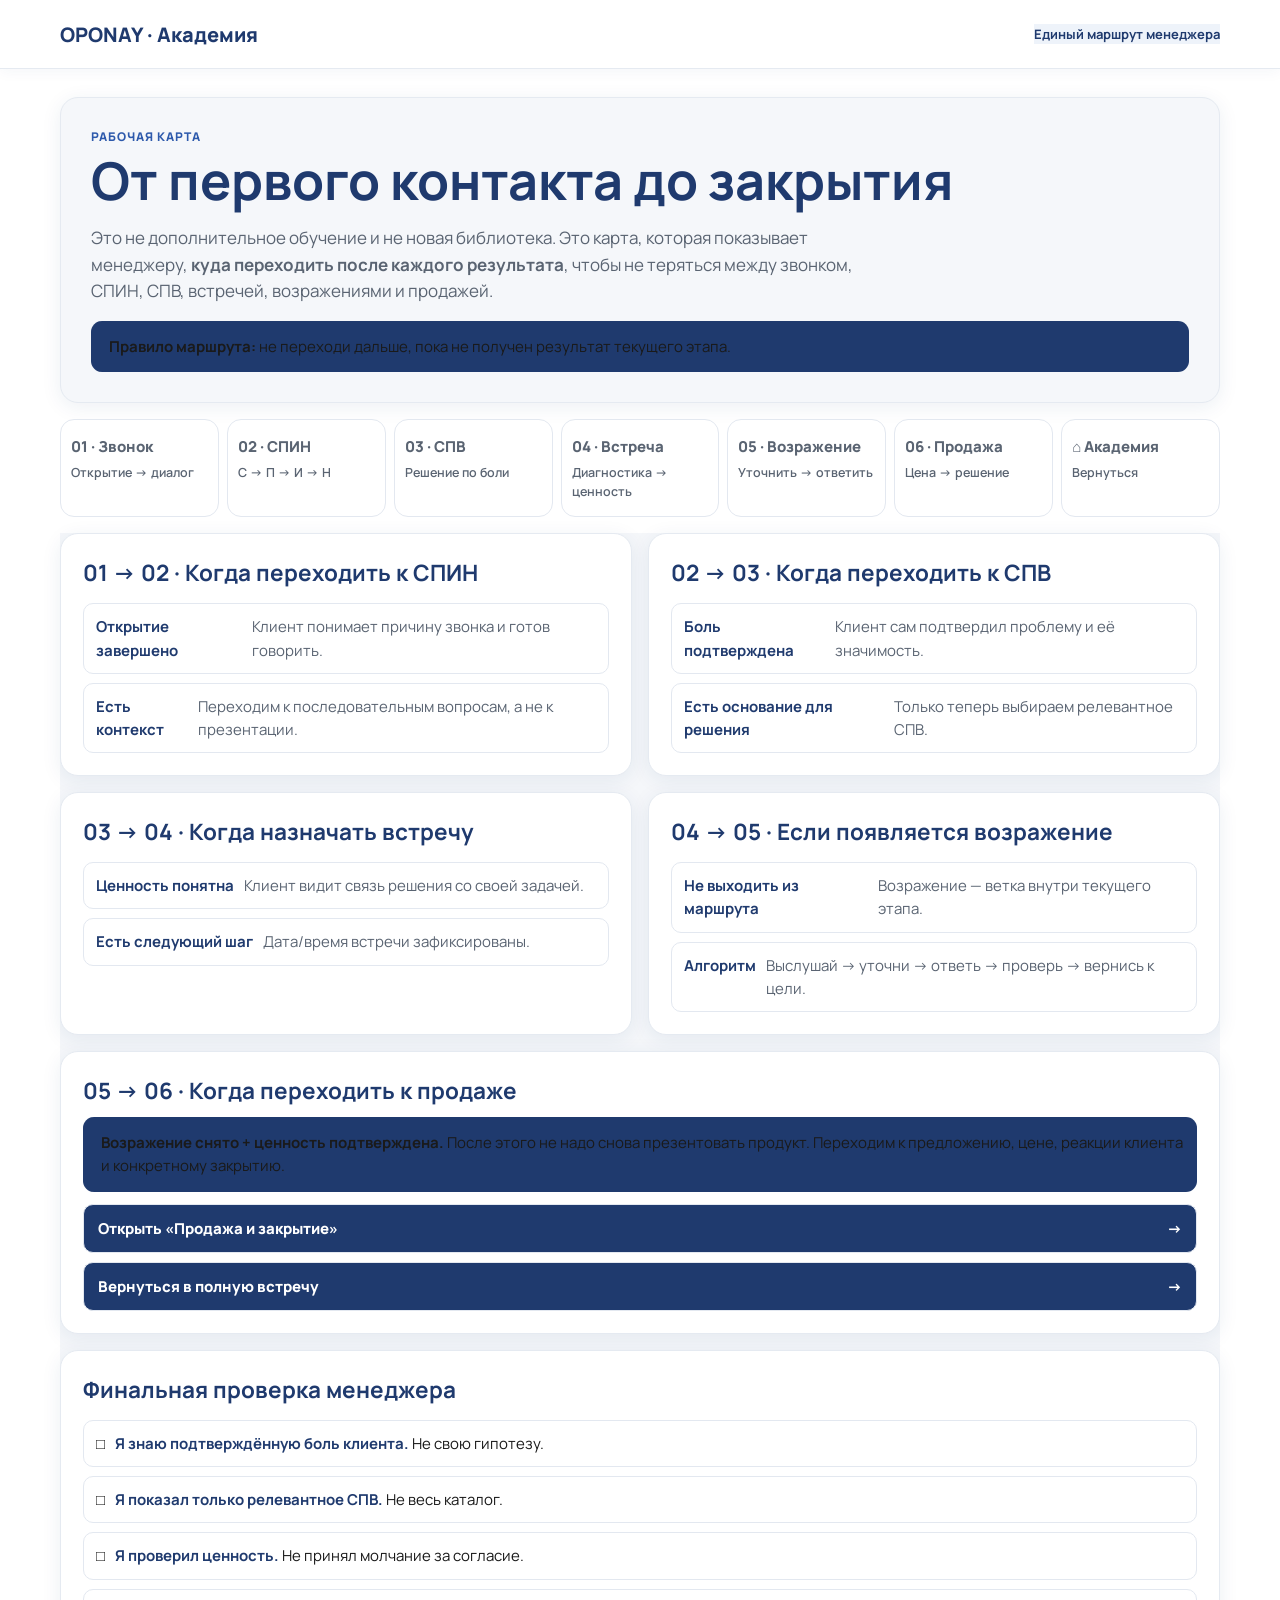
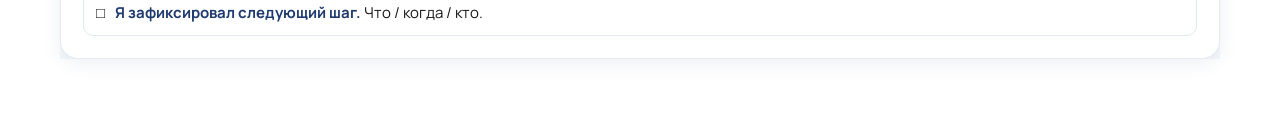
<file: academy-flow.html>
<!doctype html><html lang="ru"><head><meta charset="utf-8"><meta name="viewport" content="width=device-width,initial-scale=1"><title>OPONAY — Маршрут менеджера</title><link rel="preconnect" href="https://fonts.googleapis.com"><link rel="preconnect" href="https://fonts.gstatic.com" crossorigin><link href="https://fonts.googleapis.com/css2?family=Manrope:wght@400;500;600;700;800&display=swap" rel="stylesheet"><style>:root{--p:#1F3A6E;--pd:#152A52;--a:#2E5AAC;--bg:#F5F7FA;--w:#fff;--t:#1A1A1A;--m:#5A6472;--l:#E3E8F0;--s:#EEF3FA;--sh:0 8px 28px rgba(31,58,110,.08)}*{box-sizing:border-box}body{margin:0;background:var(--bg);color:var(--t);font:15px/1.55 Manrope,Arial,sans-serif}.top{position:sticky;top:0;z-index:10;background:rgba(255,255,255,.96);backdrop-filter:blur(12px);border-bottom:1px solid var(--l)}.bar,main{max-width:1200px;margin:auto}.bar{min-height:68px;padding:0 20px;display:flex;align-items:center;gap:16px}.brand{color:var(--p);text-decoration:none;font-size:20px;font-weight:800}.tag{margin-left:auto;color:var(--m);font-size:13px;font-weight:700}main{padding:28px 20px 60px}.hero,.card{background:var(--w);border:1px solid var(--l);border-radius:18px;box-shadow:var(--sh)}.hero{padding:30px}.ey{font-size:12px;font-weight:800;color:var(--a);text-transform:uppercase;letter-spacing:.08em}.hero h1{margin:7px 0;color:var(--p);font-size:clamp(32px,5vw,52px);line-height:1.05}.hero p{max-width:800px;color:var(--m);font-size:17px}.flow{display:grid;grid-template-columns:repeat(7,1fr);gap:8px;margin:16px 0}.node{position:relative;text-decoration:none;color:var(--p);background:#fff;border:1px solid var(--l);border-radius:14px;padding:15px 10px;font-weight:800}.node:hover{border-color:var(--a);background:var(--s)}.node small{display:block;color:var(--m);font-weight:600;margin-top:4px}.arrow{display:none}.grid{display:grid;grid-template-columns:repeat(2,1fr);gap:16px}.card{padding:22px}.card h2{margin:0 0 8px;color:var(--p)}.goal{background:var(--s);border-left:4px solid var(--p);border-radius:11px;padding:14px}.checks{display:grid;gap:9px;margin-top:12px}.check{display:flex;gap:10px;padding:11px 12px;background:var(--bg);border:1px solid var(--l);border-radius:10px}.check b{color:var(--p)}.links{display:grid;gap:9px;margin-top:12px}.link{display:flex;justify-content:space-between;gap:12px;align-items:center;text-decoration:none;border:1px solid var(--l);border-radius:11px;padding:12px 14px;color:var(--p);font-weight:800}.link:hover{background:var(--s);border-color:var(--a)}.muted{color:var(--m)}.wide{grid-column:1/-1}@media(max-width:900px){.flow{grid-template-columns:repeat(4,1fr)}}@media(max-width:600px){.bar{padding:0 14px}.tag{display:none}main{padding:16px 12px 45px}.hero{padding:22px}.hero p{font-size:15px}.flow,.grid{grid-template-columns:1fr}.node{display:block}.node small{display:inline;margin-left:5px}.wide{grid-column:auto}}</style><link rel="stylesheet" href="oponay-blue.css"></head><body><header class="top"><div class="bar"><a class="brand" href="index.html#home">OPONAY · Академия</a><span class="tag">Единый маршрут менеджера</span></div></header><main><section class="hero"><div class="ey">Рабочая карта</div><h1>От первого контакта до закрытия</h1><p>Это не дополнительное обучение и не новая библиотека. Это карта, которая показывает менеджеру, <b>куда переходить после каждого результата</b>, чтобы не теряться между звонком, СПИН, СПВ, встречей, возражениями и продажей.</p><div class="goal"><b>Правило маршрута:</b> не переходи дальше, пока не получен результат текущего этапа.</div></section><nav class="flow"><a class="node" href="1.0.html">01 · Звонок<small>Открытие → диалог</small></a><a class="node" href="spin-spv.html">02 · СПИН<small>С → П → И → Н</small></a><a class="node" href="spv-source.html">03 · СПВ<small>Решение по боли</small></a><a class="node" href="meeting.html">04 · Встреча<small>Диагностика → ценность</small></a><a class="node" href="objections.html">05 · Возражение<small>Уточнить → ответить</small></a><a class="node" href="closing.html">06 · Продажа<small>Цена → решение</small></a><a class="node" href="index.html#home">⌂ Академия<small>Вернуться</small></a></nav><section class="grid"><article class="card"><h2>01 → 02 · Когда переходить к СПИН</h2><div class="checks"><div class="check"><b>Открытие завершено</b><span class="muted">Клиент понимает причину звонка и готов говорить.</span></div><div class="check"><b>Есть контекст</b><span class="muted">Переходим к последовательным вопросам, а не к презентации.</span></div></div></article><article class="card"><h2>02 → 03 · Когда переходить к СПВ</h2><div class="checks"><div class="check"><b>Боль подтверждена</b><span class="muted">Клиент сам подтвердил проблему и её значимость.</span></div><div class="check"><b>Есть основание для решения</b><span class="muted">Только теперь выбираем релевантное СПВ.</span></div></div></article><article class="card"><h2>03 → 04 · Когда назначать встречу</h2><div class="checks"><div class="check"><b>Ценность понятна</b><span class="muted">Клиент видит связь решения со своей задачей.</span></div><div class="check"><b>Есть следующий шаг</b><span class="muted">Дата/время встречи зафиксированы.</span></div></div></article><article class="card"><h2>04 → 05 · Если появляется возражение</h2><div class="checks"><div class="check"><b>Не выходить из маршрута</b><span class="muted">Возражение — ветка внутри текущего этапа.</span></div><div class="check"><b>Алгоритм</b><span class="muted">Выслушай → уточни → ответь → проверь → вернись к цели.</span></div></div></article><article class="card wide"><h2>05 → 06 · Когда переходить к продаже</h2><div class="goal"><b>Возражение снято + ценность подтверждена.</b> После этого не надо снова презентовать продукт. Переходим к предложению, цене, реакции клиента и конкретному закрытию.</div><div class="links"><a class="link" href="closing.html">Открыть «Продажа и закрытие» <span>→</span></a><a class="link" href="meeting.html">Вернуться в полную встречу <span>→</span></a></div></article><article class="card wide"><h2>Финальная проверка менеджера</h2><div class="checks"><div class="check"><span>□</span><span><b>Я знаю подтверждённую боль клиента.</b> Не свою гипотезу.</span></div><div class="check"><span>□</span><span><b>Я показал только релевантное СПВ.</b> Не весь каталог.</span></div><div class="check"><span>□</span><span><b>Я проверил ценность.</b> Не принял молчание за согласие.</span></div><div class="check"><span>□</span><span><b>Я зафиксировал следующий шаг.</b> Что / когда / кто.</span></div></div></article></section></main></body></html>
</file>
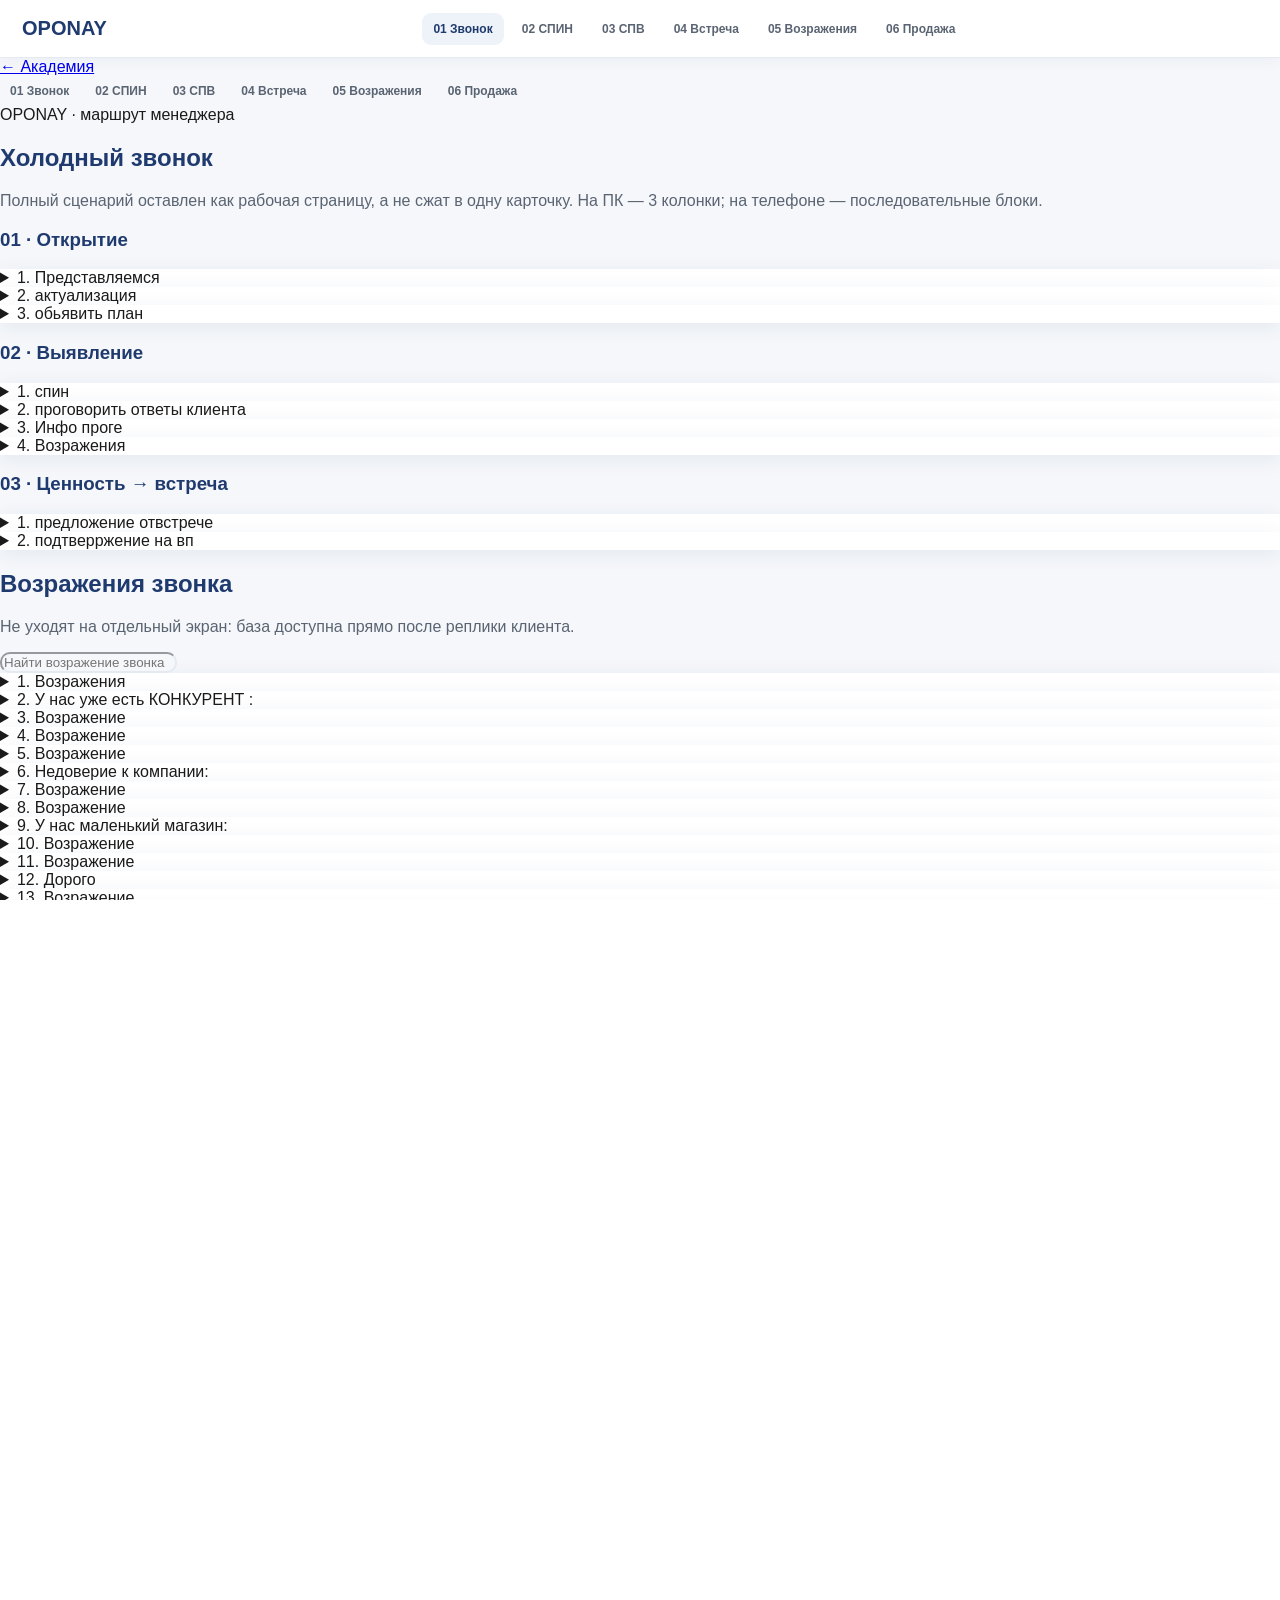
<file: call.html>
<!DOCTYPE html>
<html lang="ru"><head><meta charset="utf-8"/><meta content="width=device-width,initial-scale=1" name="viewport"/><title>OPONAY — Холодный звонок</title><style>*{box-sizing:border-box}html,body{margin:0;width:100%;height:100%;overflow:hidden;font-family:Inter,Arial,sans-serif;background:#F5F7FA}header{height:58px;background:#1A1A1A;color:#fff;display:flex;align-items:center;padding:0 18px;gap:18px}header b{font-size:18px}header span{color:#5A6472;font-size:12px}nav{margin-left:auto;display:flex;gap:6px;overflow:auto;white-space:nowrap}nav a{color:#E5EAF1;text-decoration:none;padding:8px 10px;border-radius:8px;font-size:12px;font-weight:700}nav a:hover{background:#fff;color:#1A1A1A}main{height:calc(100vh - 58px);padding:0}iframe{width:100%;height:100%;border:0;display:block;background:#F5F7FA}@media(max-width:700px){header{height:auto;min-height:58px;flex-wrap:wrap;padding:9px 10px}nav{width:100%;margin-left:0}main{height:calc(100vh - 104px)}}</style><style id="excel-integration">.academy-excel{margin:48px 0;padding:28px;background:#F5F7FA;border:1px solid #E5EAF1;border-radius:18px}.academy-excel-head{display:flex;justify-content:space-between;gap:20px;align-items:end;margin-bottom:22px}.academy-excel-kicker{font-size:11px;letter-spacing:.1em;text-transform:uppercase;color:#2E5AAC;font-weight:800}.academy-excel h2{margin:6px 0;font-size:30px;line-height:1.15;color:#1F3A6E}.academy-excel p{margin:0;color:#5A6472}.academy-source-grid{display:grid;grid-template-columns:repeat(2,minmax(0,1fr));gap:12px}.academy-accordion{background:#fff;border:1px solid #E5EAF1;border-radius:12px;overflow:hidden}.academy-accordion summary{cursor:pointer;list-style:none;padding:15px 17px;font-weight:700;color:#1A1A1A}.academy-accordion summary::-webkit-details-marker{display:none}.academy-accordion summary:after{content:'+';float:right;color:#2E5AAC;font-size:20px}.academy-accordion[open] summary:after{content:'−'}.academy-detail{padding:0 17px 17px;border-top:1px solid #E5EAF1}.academy-source-row{padding-top:12px}.academy-label{font-size:10px;text-transform:uppercase;letter-spacing:.08em;color:#5A6472;font-weight:800;margin-bottom:4px}.academy-source-row div:last-child{font-size:14px;line-height:1.55;color:#1A1A1A}.academy-pill{display:inline-block;padding:5px 9px;border-radius:999px;background:#EAF0F9;color:#1F3A6E;font-size:11px;font-weight:800;margin-right:6px;margin-bottom:6px}@media(max-width:760px){.academy-source-grid{grid-template-columns:1fr}.academy-excel{padding:20px;margin:32px 0}.academy-excel h2{font-size:25px}.academy-excel-head{display:block}} </style><style id="oponay-blue-system">:root{--primary:#1F3A6E!important;--dark:#152A52!important;--accent:#2E5AAC!important;--background:#FFFFFF!important;--light:#F5F7FA!important;--text-primary:#1A1A1A!important;--text-secondary:#5A6472!important;--line:#E5EAF1!important;--shadow:0 4px 20px rgba(31,58,110,.08)!important}body{background:var(--background)!important;color:var(--text-primary)!important}header{background:#fff!important;color:var(--text-primary)!important;border-color:var(--line)!important;box-shadow:0 2px 14px rgba(31,58,110,.05)}nav a,.nav a{color:var(--text-secondary)!important}nav a:hover,.nav a:hover,nav a.active,.nav a.active{background:#EEF3FA!important;color:var(--primary)!important}.hero,.panel,.card,.lesson,.block,.box,section,details{border-color:var(--line)!important;box-shadow:var(--shadow)}h1,h2,h3,.logo{color:var(--primary)!important}p,li,small,.muted{color:var(--text-secondary)}button,.btn,.primary{border-radius:10px!important}.primary,button.primary{background:var(--primary)!important;color:#fff!important}.secondary{background:#fff!important;color:var(--primary)!important;border:2px solid var(--primary)!important}input,textarea,select{background:#F5F7FA!important;border-color:var(--line)!important;color:var(--text-primary)!important;border-radius:10px!important}details{background:#fff!important}summary{color:var(--text-primary)!important}.accent,.kicker,.eyebrow{color:var(--accent)!important}.section.light,section{background:#F5F7FA}.pill,.tag{background:#EEF3FA!important;color:var(--primary)!important}@media(max-width:700px){body{overflow-x:hidden}main{max-width:100%!important}.grid,.cards,.feature-grid{grid-template-columns:1fr!important}.nav,nav{overflow-x:auto;-webkit-overflow-scrolling:touch}.nav a,nav a{white-space:nowrap}.hero{padding:22px!important}h1{font-size:clamp(34px,9vw,48px)!important}h2{font-size:clamp(26px,7vw,36px)!important}}</style><style id="excel-deep-style">.excel-deep{margin:18px 0;background:#F5F7FA;border:1px solid #E5EAF1;border-radius:18px;padding:26px}.excel-deep h2{margin:5px 0 8px;color:#1F3A6E}.excel-deep>p{margin:0 0 20px;color:#5A6472}.excel-grid{display:grid;grid-template-columns:1fr 1fr;gap:10px}.excel-grid details{background:#fff;border:1px solid #E5EAF1;border-radius:12px;overflow:hidden}.excel-grid summary{padding:14px 16px;font-weight:800;color:#1A1A1A;cursor:pointer}.excel-body{border-top:1px solid #E5EAF1;padding:4px 16px 15px}.excel-field{padding-top:11px}.excel-field small{display:block;text-transform:uppercase;letter-spacing:.08em;font-size:9px;font-weight:800;color:#5A6472;margin-bottom:3px}.excel-field div{font-size:13px;line-height:1.55;color:#1A1A1A}@media(max-width:760px){.excel-deep{padding:18px}.excel-grid{grid-template-columns:1fr}}</style><link href="p0-ui.css" rel="stylesheet"/><style id="oponay-common-header">.topbar{position:sticky;top:0;z-index:20;background:#fff;border-bottom:1px solid #E5EAF1;box-shadow:0 2px 14px rgba(31,58,110,.05);padding:0 22px;display:flex;align-items:center;gap:24px}.topbar .brand{display:inline-flex;align-items:center;text-decoration:none;color:#1F3A6E;font-weight:900;font-size:20px;min-height:58px}.topbar .toplinks{max-width:1240px;margin:0 auto;display:flex;align-items:center;gap:7px;overflow-x:auto;min-height:58px}.topbar .toplinks a{padding:9px 11px;border-radius:9px;text-decoration:none;color:#5A6472;font-size:12px;font-weight:800;white-space:nowrap}.topbar .toplinks a:hover,.topbar .toplinks a.active{background:#EEF3FA;color:#1F3A6E}@media(max-width:760px){.topbar{padding:0 10px;gap:8px}.topbar .brand{font-size:18px}.topbar .toplinks{min-height:54px}.topbar .toplinks a{font-size:11px;padding:8px 9px}}</style><link rel="stylesheet" href="oponay-blue.css"></head><body><header class="topbar"><a class="brand" href="index.html">OPONAY</a><nav class="toplinks"><a class="active" href="1.0.html">01 Звонок</a><a href="spin.html">02 СПИН</a><a href="spv.html">03 СПВ</a><a href="meeting.html">04 Встреча</a><a href="objections.html">05 Возражения</a><a href="meeting.html#sale">06 Продажа</a></nav></header><main><div data-p0-page="call" id="p0-app"></div><iframe id="work" src="1.0.html" title="Оригинальный рабочий холодный звонок"></iframe><section class="academy-excel"><div class="academy-excel-head"><div><div class="academy-excel-kicker">Из материалов Excel</div><h2>Скрипт звонка ЛПР</h2><p>Полный материал из Excel: приветствие, актуализация, объявление плана, СПИН и фиксация ответа.</p></div><span class="academy-pill">9 материалов</span></div><div class="academy-source-grid"><details class="academy-accordion"><summary>Приветствие</summary><div class="academy-detail"><div class="academy-source-row"><div class="academy-label">Материал 1</div><div>Приветствие</div></div><div class="academy-source-row"><div class="academy-label">Материал 2</div><div>Представляемся</div></div><div class="academy-source-row"><div class="academy-label">Материал 3</div><div>Рад знакомству. Меня зовут ________ компания Оп Онай! Мы занимаемся автоматизацией кафе/магазинов вашего формата! Подскажите пожалуйста, как сейчас ведете учет в вашем бизнесе?</div></div></div></details><details class="academy-accordion"><summary>актуализация</summary><div class="academy-detail"><div class="academy-source-row"><div class="academy-label">Материал 2</div><div>актуализация</div></div><div class="academy-source-row"><div class="academy-label">Материал 3</div><div>___имя клиента______!!Мы ставим специальное оборудование и программу для учета ваших продаж, для того чтобы вы могли видеть прибыльность своего магазина, видеть эффективность работы своих сотрудников, для клиентской базы, понимали какие товары приносят доход а какие залежались и так далее. Как вы сейчас за этим всем смотрите?</div></div></div></details><details class="academy-accordion"><summary>обьявить план</summary><div class="academy-detail"><div class="academy-source-row"><div class="academy-label">Материал 2</div><div>обьявить план</div></div><div class="academy-source-row"><div class="academy-label">Материал 3</div><div>по ситуации</div></div></div></details><details class="academy-accordion"><summary>Потребности</summary><div class="academy-detail"><div class="academy-source-row"><div class="academy-label">Материал 1</div><div>Потребности</div></div><div class="academy-source-row"><div class="academy-label">Материал 2</div><div>спин</div></div><div class="academy-source-row"><div class="academy-label">Материал 3</div><div>спин не более 10.</div></div></div></details><details class="academy-accordion"><summary>проговорить ответы клиента</summary><div class="academy-detail"><div class="academy-source-row"><div class="academy-label">Материал 2</div><div>проговорить ответы клиента</div></div><div class="academy-source-row"><div class="academy-label">Материал 3</div><div>Вам необходимо ____правильно? Я все записал.</div></div></div></details><details class="academy-accordion"><summary>Преза</summary><div class="academy-detail"><div class="academy-source-row"><div class="academy-label">Материал 1</div><div>Преза</div></div><div class="academy-source-row"><div class="academy-label">Материал 2</div><div>Инфо проге</div></div><div class="academy-source-row"><div class="academy-label">Материал 3</div><div>Давайте теперь немного о нас расскажу!Мы казахстанская компания, которая разработала программу для того чтобы наши предпринимателям было проще вести учет. Наша программа сейчас самая выгодная на рынке, начиная от стоимости заканчивая функционалом</div></div></div></details><details class="academy-accordion"><summary>Возражения</summary><div class="academy-detail"><div class="academy-source-row"><div class="academy-label">Материал 2</div><div>Возражения</div></div><div class="academy-source-row"><div class="academy-label">Материал 3</div><div>отработать</div></div></div></details><details class="academy-accordion"><summary>Закрытие</summary><div class="academy-detail"><div class="academy-source-row"><div class="academy-label">Материал 1</div><div>Закрытие</div></div><div class="academy-source-row"><div class="academy-label">Материал 2</div><div>предложение отвстрече</div></div><div class="academy-source-row"><div class="academy-label">Материал 3</div><div>Мы работаем на качество и ценим репутацию, поэтому обычно проводим демонстрацию программмы лично при встрече на вашей точке либо в зуме. Скажите Вам как будет удобнее?</div></div></div></details><details class="academy-accordion"><summary>подтверржение на вп</summary><div class="academy-detail"><div class="academy-source-row"><div class="academy-label">Материал 2</div><div>подтверржение на вп</div></div><div class="academy-source-row"><div class="academy-label">Материал 3</div><div>Сейчас я напишу вам в ВП, наш адрес\адрес встречи и время, до встречи, (имя клиента)!</div></div></div></details></div></section><section class="academy-excel"><div class="academy-excel-head"><div><div class="academy-excel-kicker">Из материалов Excel</div><h2>Возражения на звонке</h2><p>Готовые формулировки из Excel — не сокращённые советы.</p></div><span class="academy-pill">26 материалов</span></div><div class="academy-source-grid"><details class="academy-accordion"><summary>3:25C3:24</summary><div class="academy-detail"><div class="academy-source-row"><div class="academy-label">Материал 1</div><div>3:25C3:24</div></div><div class="academy-source-row"><div class="academy-label">Материал 2</div><div>У нас уже есть КОНКУРЕНТ :</div></div><div class="academy-source-row"><div class="academy-label">Материал 3</div><div>Это очень здорово что вы автоматизировались, именно поэтому я хочу вам показать как работает наша программа чтобы вам было с чем сравнить. Мы работаем с собственным продуктом и программами отечественного производства. Поэтому предлагаем самые выгодные условияна рынке, с функционалом далеко не хуже конкурента.</div></div></div></details><details class="academy-accordion"><summary>Таких знаем, это тоже удобный агрегатор, но мы имеем ряд преимуществ. Для того чтобы вы смогли до покупки проверить я предлагаю вам бесплатный тестовый период</summary><div class="academy-detail"><div class="academy-source-row"><div class="academy-label">Материал 3</div><div>Таких знаем, это тоже удобный агрегатор, но мы имеем ряд преимуществ. Для того чтобы вы смогли до покупки проверить я предлагаю вам бесплатный тестовый период</div></div></div></details><details class="academy-accordion"><summary>Мы отлично знакомы с этой программой, и понимаем какие в ней есть минусы. Такие минусы мы подмечаем и берем на вооружение. А с учетом того что у нас в портфеле несколько вариантов.</summary><div class="academy-detail"><div class="academy-source-row"><div class="academy-label">Материал 3</div><div>Мы отлично знакомы с этой программой, и понимаем какие в ней есть минусы. Такие минусы мы подмечаем и берем на вооружение. А с учетом того что у нас в портфеле несколько вариантов. Мы можем подобрать самый выгодный и нужный именно вам вариант. Который еще лучше упростит Вам работу.</div></div></div></details><details class="academy-accordion"><summary>Супер, знаю эту программу! Чем именно Вам нравится (название программы)? Подскажите пожалуйста, имя клиента, Вы Вашу программу оплачивате ежемесячно или ежегодно? Имя клиента, я ув</summary><div class="academy-detail"><div class="academy-source-row"><div class="academy-label">Материал 3</div><div>Супер, знаю эту программу! Чем именно Вам нравится (название программы)? Подскажите пожалуйста, имя клиента, Вы Вашу программу оплачивате ежемесячно или ежегодно? Имя клиента, я уверена в том, что наша программа понравится Вам больше, так как наша программа была разработана как раз для магазинов (его магазин). Имя клиента, как я понимаю, Вы хотите лучшее решение для вашего бизнеса, верно? Давайте с Вами встретимся, как раз завтра буду не подалеку от Вашего магазина, и покажу нашу программу, на встрече мы с Вами сравним Вашу программу и нашу, я уверенна в том, что наша программа Вам понравится больше.  Я заеду к Вам в 12:00, Вы будете в магазине?</div></div></div></details><details class="academy-accordion"><summary>Недоверие к компании:</summary><div class="academy-detail"><div class="academy-source-row"><div class="academy-label">Материал 2</div><div>Недоверие к компании:</div></div><div class="academy-source-row"><div class="academy-label">Материал 3</div><div>Основательно на рынке Казахстана мы уже три года, но наши продукты работают уже давно и не только в Казахстане. А в пример, мы упростили работу клиентам масштаба маленького островка в ТД до заведений в несколько этажей.</div></div></div></details><details class="academy-accordion"><summary>Для того чтобы вы могли познакомиться с нами и с нашим продуктом предлагаю Вам встречу, я к вам приеду и все покажу, по времени. Мне необходимо не более 15 минут)</summary><div class="academy-detail"><div class="academy-source-row"><div class="academy-label">Материал 3</div><div>Для того чтобы вы могли познакомиться с нами и с нашим продуктом предлагаю Вам встречу, я к вам приеду и все покажу, по времени. Мне необходимо не более 15 минут)</div></div></div></details><details class="academy-accordion"><summary>Мы профессионалы, которые знают рынок и понимают все процессы внутри бизнеса клиента а кроме этого знаем условия всех конкурентов и предлагаем лучший функционал Нас можно рекомендо</summary><div class="academy-detail"><div class="academy-source-row"><div class="academy-label">Материал 3</div><div>Мы профессионалы, которые знают рынок и понимают все процессы внутри бизнеса клиента а кроме этого знаем условия всех конкурентов и предлагаем лучший функционал Нас можно рекомендовать! Мы ценим совою репутацию и стремимся предоставить лучший сервис в Казахстане! 85% клиентов продолжают работать с нами и продлевают уже третий год!</div></div></div></details><details class="academy-accordion"><summary>У нас маленький магазин:</summary><div class="academy-detail"><div class="academy-source-row"><div class="academy-label">Материал 2</div><div>У нас маленький магазин:</div></div><div class="academy-source-row"><div class="academy-label">Материал 3</div><div>Сейчас самое время рассматривать варианты автоматизации. Вы же хотите, чтобы ваш бизнес рос и приносил больше дохода?! Правильный учет и наша программа поможет вам расти и избежать рисков воровства или залежавшихся товаров!<br/>Давайте я к вам приеду и покажу, как программма может помочь вашему бизнесу расти и приносить больше прибыли? Вы сегодня до скольки будете?</div></div></div></details><details class="academy-accordion"><summary>Наша программа подходит для магазинов любого размера. Она помагает следить за остатками, приходовать товар и видеть динамику продаж. Имея эти инструменты вы сможете вырасти очень б</summary><div class="academy-detail"><div class="academy-source-row"><div class="academy-label">Материал 3</div><div>Наша программа подходит для магазинов любого размера. Она помагает следить за остатками, приходовать товар и видеть динамику продаж. Имея эти инструменты вы сможете вырасти очень быстро)</div></div></div></details><details class="academy-accordion"><summary>Каждый предприниматель хочет увеличивать доход и прбыль совего бизнеса, даже маленького. Наша программа незамениый инструмент для магазинов любого типа и размера</summary><div class="academy-detail"><div class="academy-source-row"><div class="academy-label">Материал 3</div><div>Каждый предприниматель хочет увеличивать доход и прбыль совего бизнеса, даже маленького. Наша программа незамениый инструмент для магазинов любого типа и размера</div></div></div></details><details class="academy-accordion"><summary>Дорого</summary><div class="academy-detail"><div class="academy-source-row"><div class="academy-label">Материал 2</div><div>Дорого</div></div><div class="academy-source-row"><div class="academy-label">Материал 3</div><div>А с чем вы сравнивате? Мы можем похвастаться самыми выгодными условиями в СНГ, С учетом того что и сами разработчики. У нас есть несколько предлоежний. Хотите, это будет с копеечной абоненской или совсем бессрочно. Узнав вашу потребность, мо сможем оптимально Вам помочь.</div></div></div></details><details class="academy-accordion"><summary>Смотрите, стоимость программы 180 тг. в день. Пользоваться вы ей будете каждый день. Стоит она по нынешним ценам меньше булки хлеба. А экономии денег и времени Вам принесет куда бо</summary><div class="academy-detail"><div class="academy-source-row"><div class="academy-label">Материал 3</div><div>Смотрите, стоимость программы 180 тг. в день. Пользоваться вы ей будете каждый день. Стоит она по нынешним ценам меньше булки хлеба. А экономии денег и времени Вам принесет куда больше.</div></div></div></details><details class="academy-accordion"><summary>Именно поэтому для клиентов у нас есть рассрочка на 12 месяцев через 6 ведущих банков Казахстана, Несколько тысяч в месяц. Но зато у вас все под контролем. От сотрудника и денег, д</summary><div class="academy-detail"><div class="academy-source-row"><div class="academy-label">Материал 3</div><div>Именно поэтому для клиентов у нас есть рассрочка на 12 месяцев через 6 ведущих банков Казахстана, Несколько тысяч в месяц. Но зато у вас все под контролем. От сотрудника и денег, до каждого товара.</div></div></div></details><details class="academy-accordion"><summary>Подумаю</summary><div class="academy-detail"><div class="academy-source-row"><div class="academy-label">Материал 2</div><div>Подумаю</div></div><div class="academy-source-row"><div class="academy-label">Материал 3</div><div>Иван, смотрите, я в этой сфере работаю уже давно, и когда клиент говорит мне «Подумаю», это либо я не смогла донести для вас ценность продукта либо вам действительно сейчас нужно подумать. У вас что?)</div></div></div></details><details class="academy-accordion"><summary>Пока даже не о чем думать, давайте так, мы установим вам нашу программу на месяц. Вы попробуете и тогда вам будет легче принять решение.</summary><div class="academy-detail"><div class="academy-source-row"><div class="academy-label">Материал 3</div><div>Пока даже не о чем думать, давайте так, мы установим вам нашу программу на месяц. Вы попробуете и тогда вам будет легче принять решение.</div></div></div></details><details class="academy-accordion"><summary>Сейчас не нужно</summary><div class="academy-detail"><div class="academy-source-row"><div class="academy-label">Материал 2</div><div>Сейчас не нужно</div></div><div class="academy-source-row"><div class="academy-label">Материал 3</div><div>Всмысле не надо? Смотрите! У нас продукт специально разработанный для бутика _________, лучший на рынке с большим функционалом и по самой выгодной цене. Кроме этого я вам сейчас его не продаю, а хочу встретиться с вами и сделать диагностику вашего бизнеса. Это поможет вам вопросах учета и даст возможность посмотреть на свой бихнес со стороны. Так как являюсь экспертом в этом области наша встреча принесет вам ясное понимание как масштабироваться и больше зарабатывать. Или это все вам тоже не надо?</div></div></div></details><details class="academy-accordion"><summary>отправьте на почту</summary><div class="academy-detail"><div class="academy-source-row"><div class="academy-label">Материал 2</div><div>отправьте на почту</div></div><div class="academy-source-row"><div class="academy-label">Материал 3</div><div>к сожалению, у меня нет готового предложения, так как для каждого клиента у нас просчет идет индивидуально. Мы не хотим Вам продать. После заключения договора, у нас с вами будет совместная работа по внедрению этой автоматизации, и нам нужно понимать, каким образом у вас поставлен учет. И максимально подстроится под него. Поэтому встреча нам необходима. Вам когда будет удобно встретиться?</div></div></div></details><details class="academy-accordion"><summary>расскажите по телефону все\ просто назовите цену</summary><div class="academy-detail"><div class="academy-source-row"><div class="academy-label">Материал 2</div><div>расскажите по телефону все\ просто назовите цену</div></div><div class="academy-source-row"><div class="academy-label">Материал 3</div><div>Так как мы казахстанский продукт, цена на программу у нас самая выгодная 85.000 в год, по цене оборудования я не смогу вас сориентировать так как у каждого бизнеса разные задачи. Все необходимые вопросы мы задаем на встрече и уже на встрече  вместе с вами просчитаем стоимость.</div></div></div></details><details class="academy-accordion"><summary>отправьте на ватсап</summary><div class="academy-detail"><div class="academy-source-row"><div class="academy-label">Материал 2</div><div>отправьте на ватсап</div></div><div class="academy-source-row"><div class="academy-label">Материал 3</div><div>У нас есть презентация, но так вы предприниматель уверен времени не найдется чтобы внимательно просмотреть. Именно поэтому мы хотим встретиться и показать наглядно весь функционал. Презентация – это общий документ, в котором просто информация о нашей компании и программах. Я уверен, что у предпринимателя вашего уровня нет времени на просмотр презентаций. Для того чтобы сэкономить ваше время и провести его максимально продуктивно, можем организовать встречу, на которой, мы точечно, покажем только те функции, которые нужны Вашему бизнесу! Завтра часам к 12.00 вы бутете в магазине?</div></div></div></details><details class="academy-accordion"><summary>нет времени на встречу</summary><div class="academy-detail"><div class="academy-source-row"><div class="academy-label">Материал 2</div><div>нет времени на встречу</div></div><div class="academy-source-row"><div class="academy-label">Материал 3</div><div>Именно поэтому я хочу встретиться с вами, чтобы освободить ваше время от рутины и ежедневного контроля вашего бизнеса. Встреча со мной - это вложение в ваше будущее спокойствие и свободное время. Уверена что когда вы приняли решение начать свое дело, вы хотели больше заработка и больше свободного времени. Я хочу показать вам иструмент который даст желаемую свободу. Встреча занимает 20 минут, и я буду завтра в вашем районе, после обеда сможете найти 20 минут?</div></div></div></details><details class="academy-accordion"><summary>Вы же хотите решить проблемы 1-2-3? Немного времени на это в любом случае придется потратить. Мы можем назначить встречу на вечернее время или на выходной день когда вы будете своб</summary><div class="academy-detail"><div class="academy-source-row"><div class="academy-label">Материал 3</div><div>Вы же хотите решить проблемы 1-2-3? Немного времени на это в любом случае придется потратить. Мы можем назначить встречу на вечернее время или на выходной день когда вы будете свободнее.</div></div></div></details><details class="academy-accordion"><summary>позвоните другому человеку \админу\партнеру\сестре и т д</summary><div class="academy-detail"><div class="academy-source-row"><div class="academy-label">Материал 2</div><div>позвоните другому человеку \админу\партнеру\сестре и т д</div></div><div class="academy-source-row"><div class="academy-label">Материал 3</div><div>Хорошо, подскажите какую должность занимает этот человек и сможет ли он без вам принимать финансовые решения?</div></div></div></details><details class="academy-accordion"><summary>Наша программа предназначена не только для учета продаж, ней очень много функций именно для собственника, например: просчет ЗП, АБЦ Анализ который помогает вам прогнозировать закуп</summary><div class="academy-detail"><div class="academy-source-row"><div class="academy-label">Материал 3</div><div>Наша программа предназначена не только для учета продаж, ней очень много функций именно для собственника, например: просчет ЗП, АБЦ Анализ который помогает вам прогнозировать закуп, и многое другое. Поэтому важно встретиться именно с вами.Давайте выберем время</div></div></div></details><details class="academy-accordion"><summary>Я все продажи вижу в каспи. У нас переводы.</summary><div class="academy-detail"><div class="academy-source-row"><div class="academy-label">Материал 2</div><div>Я все продажи вижу в каспи. У нас переводы.</div></div><div class="academy-source-row"><div class="academy-label">Материал 3</div><div>Это понятно. Но каспи не покажет вам оборот и прибыльность, не сможет просчитать зарплату сотрудникам и не покажет какие товары уже заканчиваются. У нашей программы большой функционал как раз для вашего магазина. Именно поэтому я вам звоню и хочу встретиться.  Встреча для вас бесплатная, примерно 20 минут и на ней вы сможете понять как развивать свой магазин и как качественно вести учет. Когда вам будет удобно?</div></div></div></details><details class="academy-accordion"><summary>мы совсем недавно открылись</summary><div class="academy-detail"><div class="academy-source-row"><div class="academy-label">Материал 2</div><div>мы совсем недавно открылись</div></div><div class="academy-source-row"><div class="academy-label">Материал 3</div><div>Поздравляю Вас с открытием! ___имя клиента______!  Сейчас самое время рассматривать варианты автоматизации. Вы же знаете, что по статистике каждый второй стартап закрывается! Правильный учет поможет вам избежать этого, а так же поможет расти!  Как новичку в бизнесе вам будет полезно получить консультацию по учету, онлайн кассам и увеличения прибыли магазина, так как я буду  в вашем районе. Часам к 15.00 будете в магазине, я к вам зайду?</div></div></div></details><details class="academy-accordion"><summary>у нас все есть и программа и оборудовние</summary><div class="academy-detail"><div class="academy-source-row"><div class="academy-label">Материал 2</div><div>у нас все есть и программа и оборудовние</div></div><div class="academy-source-row"><div class="academy-label">Материал 3</div><div>класс, кроме оборудования и программы у нас есть камеры, антикражные ворота и охранная система. Возможно, что-то из этого вам пригодится?</div></div></div></details></div></section><section class="academy-excel"><div class="academy-excel-head"><div><div class="academy-excel-kicker">Из материалов Excel</div><h2>Вопросы с проблемами</h2><p>Связка вопрос → проблема → ключевая ценность.</p></div><span class="academy-pill">6 материалов</span></div><div class="academy-source-grid"><details class="academy-accordion"><summary>ПОТЕРЯ ПРОДАЖ ИЗ-ЗА ОТСУТСВИЯ ТОВАРА</summary><div class="academy-detail"><div class="academy-source-row"><div class="academy-label">Блок</div><div>ПОТЕРЯ ПРОДАЖ ИЗ-ЗА ОТСУТСВИЯ ТОВАРА</div></div><div class="academy-source-row"><div class="academy-label">Вопрос</div><div>Как часто вы теряете продажи, от того что нет товара в наличии?</div></div><div class="academy-source-row"><div class="academy-label">Ключевая ценность</div><div>будет больше прибыли</div></div><div class="academy-source-row"><div class="academy-label">Проблема</div><div>КАССОВЫЙ РАЗРЫВ</div></div><div class="academy-source-row"><div class="academy-label">Вопрос/связка</div><div>Были ли кассовые разрывы? когда в последний раз?</div></div><div class="academy-source-row"><div class="academy-label">Ключевая ценность</div><div>перестанете переживать что денег не хватит</div></div><div class="academy-source-row"><div class="academy-label">Проблема</div><div>ВОРОВСТВО</div></div><div class="academy-source-row"><div class="academy-label">Вопрос/связка</div><div>сталкивались ли вы с вороством?</div></div><div class="academy-source-row"><div class="academy-label">Ключевая ценность</div><div>без потери прибыли</div></div><div class="academy-source-row"><div class="academy-label">Клиенты</div><div>НЕ ПОЛУЧАЕТСЯ ВЕРНУТЬ КЛИЕНТОВ</div></div><div class="academy-source-row"><div class="academy-label">Вопрос</div><div>Есть постоянники? И как вы мотивируете их возвращаться?</div></div><div class="academy-source-row"><div class="academy-label">Ключевая ценность</div><div>увеличите прибль</div></div></div></details><details class="academy-accordion"><summary>ДОЛГАЯ РЕВИЗИЯ</summary><div class="academy-detail"><div class="academy-source-row"><div class="academy-label">Блок</div><div>ДОЛГАЯ РЕВИЗИЯ</div></div><div class="academy-source-row"><div class="academy-label">Вопрос</div><div>делаете инвентаризация? как часто?</div></div><div class="academy-source-row"><div class="academy-label">Ключевая ценность</div><div>больше времени на себя и семью</div></div><div class="academy-source-row"><div class="academy-label">Проблема</div><div>МНОГО ВРЕМЕНИ ТРАТИТ НА РАСЧЕТ ЗП</div></div><div class="academy-source-row"><div class="academy-label">Вопрос/связка</div><div>Сколько времени тратите, что бы посчитать ЗП официантам?</div></div><div class="academy-source-row"><div class="academy-label">Ключевая ценность</div><div>сэкономите время на рассчетах</div></div><div class="academy-source-row"><div class="academy-label">Проблема</div><div>БАРДАК НА КУХНЕ</div></div><div class="academy-source-row"><div class="academy-label">Вопрос/связка</div><div>У вас есть понимание, сколько денег теряется с хаосом на кухне?</div></div><div class="academy-source-row"><div class="academy-label">Ключевая ценность</div><div>спокойны что никто не сворует</div></div><div class="academy-source-row"><div class="academy-label">Клиенты</div><div>ДОЛГОЕ ОБСЛУЖИВАНИЕ</div></div><div class="academy-source-row"><div class="academy-label">Вопрос</div><div>Есть ли долгое обслуживание</div></div><div class="academy-source-row"><div class="academy-label">Ключевая ценность</div><div>Будете больше зарабатывать</div></div></div></details><details class="academy-accordion"><summary>НЕДОСТАЧИ ТОВАРОВ</summary><div class="academy-detail"><div class="academy-source-row"><div class="academy-label">Блок</div><div>НЕДОСТАЧИ ТОВАРОВ</div></div><div class="academy-source-row"><div class="academy-label">Вопрос</div><div>Недостачи бывают?  Как вы их выявляете</div></div><div class="academy-source-row"><div class="academy-label">Ключевая ценность</div><div>Вы не теряете прибыль</div></div><div class="academy-source-row"><div class="academy-label">Проблема</div><div>НЕЗНАНИЕ ПРИБЫЛИ Валовой и Чистой</div></div><div class="academy-source-row"><div class="academy-label">Вопрос/связка</div><div>Знаете ли вы Чистую и Валовую прибяль? А как считаете?</div></div><div class="academy-source-row"><div class="academy-label">Ключевая ценность</div><div>сможете рассчитывать свои ресурсы</div></div><div class="academy-source-row"><div class="academy-label">Проблема</div><div>низкие продажи</div></div><div class="academy-source-row"><div class="academy-label">Вопрос/связка</div><div>Есть ли мотивации у продавцом? и какие?</div></div><div class="academy-source-row"><div class="academy-label">Ключевая ценность</div><div>увеличите  прибыль</div></div><div class="academy-source-row"><div class="academy-label">Клиенты</div><div>ДОЛГИ В ТЕТРАДКЕ</div></div><div class="academy-source-row"><div class="academy-label">Вопрос</div><div>В долг прдаете?</div></div><div class="academy-source-row"><div class="academy-label">Ключевая ценность</div><div>приииибль. не потерял = заработал</div></div></div></details><details class="academy-accordion"><summary>ЗАЛЕЖАВШИЙСЯ ТОВАР</summary><div class="academy-detail"><div class="academy-source-row"><div class="academy-label">Блок</div><div>ЗАЛЕЖАВШИЙСЯ ТОВАР</div></div><div class="academy-source-row"><div class="academy-label">Вопрос</div><div>Сколько у вас залежавшегося товара?</div></div><div class="academy-source-row"><div class="academy-label">Ключевая ценность</div><div>не теряете прибль на закупе ненужных товаров</div></div><div class="academy-source-row"><div class="academy-label">Проблема</div><div>ТЕКУЧКА КАДРОВ И БЕЗОТВЕТСВЕННОСТЬ</div></div><div class="academy-source-row"><div class="academy-label">Ключевая ценность</div><div>сами начнете контролировать свой бизнесс</div></div></div></details><details class="academy-accordion"><summary>ОСТАТКИ ТОВАРОВ</summary><div class="academy-detail"><div class="academy-source-row"><div class="academy-label">Блок</div><div>ОСТАТКИ ТОВАРОВ</div></div><div class="academy-source-row"><div class="academy-label">Вопрос</div><div>Контрллируете остатки?</div></div><div class="academy-source-row"><div class="academy-label">Ключевая ценность</div><div>Меньше потерь денег и нервов</div></div><div class="academy-source-row"><div class="academy-label">Проблема</div><div>ОШИБКИ В ЗАПИСЯХ</div></div><div class="academy-source-row"><div class="academy-label">Вопрос/связка</div><div>были ли ошибки в записях? Полуилалось найти ошибку?</div></div><div class="academy-source-row"><div class="academy-label">Ключевая ценность</div><div>За отчеты переживать не будете</div></div></div></details><details class="academy-accordion"><summary>НЕТ ТОВАРНОЙ МАТРИЦЫ</summary><div class="academy-detail"><div class="academy-source-row"><div class="academy-label">Блок</div><div>НЕТ ТОВАРНОЙ МАТРИЦЫ</div></div><div class="academy-source-row"><div class="academy-label">Вопрос</div><div>У вас есть анализ товарной матрицы? знаете какие товары и размеры  приносят больше прибыли</div></div><div class="academy-source-row"><div class="academy-label">Ключевая ценность</div><div>У вас будет больше прибыли</div></div></div></details></div></section><!-- EXCEL_DEEP --><section class="excel-deep"><div class="kicker">Из рабочего Excel</div><h2>Полный скрипт звонка ЛПР</h2><p>Все строки листа: приветствие, актуализация, план, потребности, презентация, возражения и назначение встречи.</p><div class="excel-grid"><details><summary>Приветствие</summary><div class="excel-body"><div class="excel-field"><small>Поле</small><div>Представляемся</div></div><div class="excel-field"><small>Данные</small><div>Рад знакомству. Меня зовут ________ компания Оп Онай! Мы занимаемся автоматизацией кафе/магазинов вашего формата! Подскажите пожалуйста, как сейчас ведете учет в вашем бизнесе?</div></div></div></details><details><summary>актуализация</summary><div class="excel-body"><div class="excel-field"><small>Поле</small><div>___имя клиента______!!Мы ставим специальное оборудование и программу для учета ваших продаж, для того чтобы вы могли видеть прибыльность своего магазина, видеть эффективность работы своих сотрудников, для клиентской базы, понимали какие товары приносят доход а какие залежались и так далее. Как вы сейчас за этим всем смотрите?</div></div></div></details><details><summary>обьявить план</summary><div class="excel-body"><div class="excel-field"><small>Поле</small><div>по ситуации</div></div></div></details><details><summary>Потребности</summary><div class="excel-body"><div class="excel-field"><small>Поле</small><div>спин</div></div><div class="excel-field"><small>Данные</small><div>спин не более 10.</div></div></div></details><details><summary>проговорить ответы клиента</summary><div class="excel-body"><div class="excel-field"><small>Поле</small><div>Вам необходимо ____правильно? Я все записал.</div></div></div></details><details><summary>Преза</summary><div class="excel-body"><div class="excel-field"><small>Поле</small><div>Инфо проге</div></div><div class="excel-field"><small>Данные</small><div>Давайте теперь немного о нас расскажу!Мы казахстанская компания, которая разработала программу для того чтобы наши предпринимателям было проще вести учет. Наша программа сейчас самая выгодная на рынке, начиная от стоимости заканчивая функционалом</div></div></div></details><details><summary>Возражения</summary><div class="excel-body"><div class="excel-field"><small>Поле</small><div>отработать</div></div></div></details><details><summary>Закрытие</summary><div class="excel-body"><div class="excel-field"><small>Поле</small><div>предложение отвстрече</div></div><div class="excel-field"><small>Данные</small><div>Мы работаем на качество и ценим репутацию, поэтому обычно проводим демонстрацию программмы лично при встрече на вашей точке либо в зуме. Скажите Вам как будет удобнее?</div></div></div></details><details><summary>подтверржение на вп</summary><div class="excel-body"><div class="excel-field"><small>Поле</small><div>Сейчас я напишу вам в ВП, наш адрес\адрес встречи и время, до встречи, (имя клиента)!</div></div></div></details></div></section></main><script>const f=document.getElementById('work');f.addEventListener('load',()=>{try{const d=f.contentDocument;const s=d.createElement('style');s.textContent=`body{display:grid!important;grid-template-columns:minmax(0,1.35fr) minmax(260px,.82fr) minmax(260px,.82fr)!important;gap:12px!important;height:100vh!important;padding:12px!important;overflow:hidden!important;background:#F5F7FA!important}#dialogContainer,.side-window{width:auto!important;height:calc(100vh - 24px)!important;min-height:0!important;overflow:hidden!important;box-shadow:0 8px 28px rgba(15,23,42,.08)!important;border:1px solid #E5EAF1!important;border-radius:14px!important;background:#fff!important}.side-buttons{display:grid!important;grid-template-columns:1fr!important;gap:7px!important;overflow:auto!important}.side-option{width:100%!important;margin:0!important;min-height:42px!important}.dialog-history,.side-history{max-height:none!important;flex:1!important;min-height:0!important;overflow:auto!important}.option{width:100%!important;margin:4px 0!important;min-height:42px!important}@media(max-width:900px){body{grid-template-columns:1fr!important;height:auto!important;min-height:100vh!important;overflow:auto!important}.dialogContainer,.side-window{height:auto!important;min-height:520px!important}}@media(max-width:600px){body{padding:8px!important;gap:8px!important}.dialogContainer,.side-window{min-height:460px!important}}`;d.head.appendChild(s)}catch(e){console.error(e)}});</script><script src="p0-data.js"></script><script src="p0-app.js"></script></body></html>
</file>
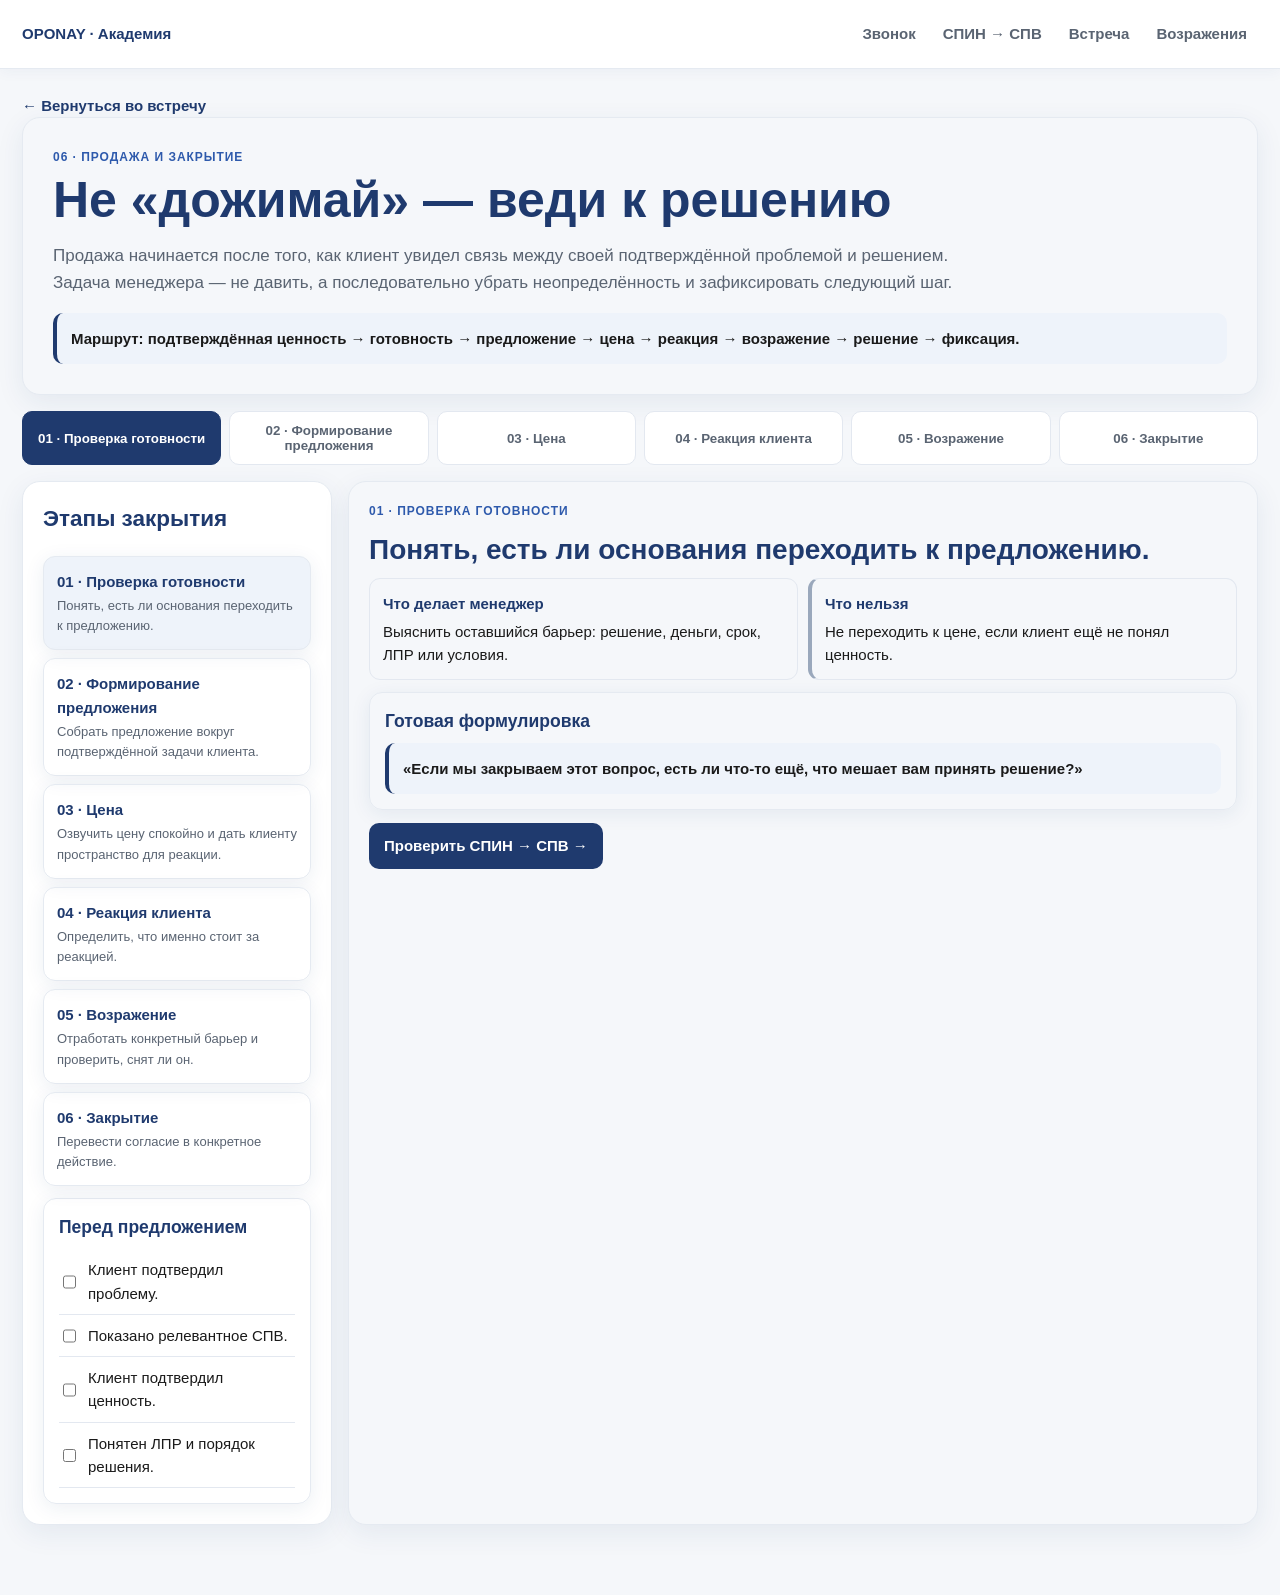
<file: closing.html>
<!doctype html><html lang="ru"><head><meta charset="utf-8"><meta name="viewport" content="width=device-width,initial-scale=1"><title>OPONAY — Продажа и закрытие</title><link rel="stylesheet" href="oponay-blue.css"><style>:root{--p:#1F3A6E;--a:#2E5AAC;--bg:#F5F7FA;--m:#5A6472;--l:#E3E8F0;--s:#EEF3FA}*{box-sizing:border-box}html{scroll-behavior:smooth}body{margin:0;background:var(--bg);color:#1A1A1A;font:15px/1.55 Arial,sans-serif}.top{position:sticky;top:0;z-index:5;background:#fff;border-bottom:1px solid var(--l)}.bar,main{max-width:1280px;margin:auto}.bar{min-height:68px;padding:0 22px;display:flex;align-items:center;gap:20px}.brand,.back{color:var(--p);font-weight:800;text-decoration:none}.nav{margin-left:auto;display:flex;gap:5px;overflow:auto}.nav a{white-space:nowrap;color:var(--m);text-decoration:none;padding:9px 11px;border-radius:10px;font-weight:700}.nav a:hover{background:var(--s);color:var(--p)}main{padding:25px 22px 70px}.hero,.card{background:#fff;border:1px solid var(--l);border-radius:18px;box-shadow:0 8px 28px rgba(31,58,110,.08)}.hero{padding:30px}.ey{color:var(--a);font-size:12px;font-weight:800;text-transform:uppercase;letter-spacing:.08em}.hero h1{margin:7px 0;color:var(--p);font-size:clamp(32px,5vw,50px);line-height:1.05}.hero p{max-width:900px;color:var(--m);font-size:17px}.flow{display:grid;grid-template-columns:repeat(6,1fr);gap:8px;margin:16px 0}.flow button{border:1px solid var(--l);background:#fff;border-radius:11px;padding:11px 7px;color:var(--m);font-weight:800;cursor:pointer}.flow button.active{background:var(--p);color:#fff;border-color:var(--p)}.layout{display:grid;grid-template-columns:310px 1fr;gap:16px}.card{padding:20px}.side{display:grid;gap:8px}.item{border:1px solid var(--l);border-radius:12px;padding:13px;cursor:pointer}.item.active{background:var(--s);border-color:var(--a)}.item b{color:var(--p)}.item span{display:block;color:var(--m);font-size:13px;margin-top:3px}.box{border:1px solid var(--l);border-radius:13px;padding:15px;margin-top:12px}.box h3{margin:0 0 8px;color:var(--p)}.quote{background:var(--s);border-left:4px solid var(--p);border-radius:10px;padding:14px;font-weight:700}.grid{display:grid;grid-template-columns:repeat(2,1fr);gap:10px}.mini{border:1px solid var(--l);border-radius:11px;padding:13px}.mini b{display:block;color:var(--p);margin-bottom:4px}.danger{border-left:4px solid #9aa8bc}.cta{display:inline-block;margin-top:13px;background:var(--p);color:#fff;text-decoration:none;border-radius:10px;padding:11px 15px;font-weight:800}.check{display:flex;gap:9px;padding:9px 0;border-bottom:1px solid var(--l)}.check input{accent-color:var(--p);margin-top:4px}.muted{color:var(--m)}@media(max-width:950px){.flow{grid-template-columns:repeat(3,1fr)}.layout{grid-template-columns:1fr}}@media(max-width:600px){.bar{flex-wrap:wrap;padding:10px 14px}.nav{width:100%;margin-left:0}main{padding:16px 12px 50px}.hero{padding:22px}.flow{grid-template-columns:repeat(2,1fr)}.grid{grid-template-columns:1fr}}</style></head><body><header class="top"><div class="bar"><a class="brand" href="index.html#home">OPONAY · Академия</a><nav class="nav"><a href="call.html">Звонок</a><a href="spin-spv.html">СПИН → СПВ</a><a href="meeting.html">Встреча</a><a href="objections.html">Возражения</a></nav></div></header><main><a class="back" href="meeting.html">← Вернуться во встречу</a><section class="hero"><div class="ey">06 · Продажа и закрытие</div><h1>Не «дожимай» — веди к решению</h1><p>Продажа начинается после того, как клиент увидел связь между своей подтверждённой проблемой и решением. Задача менеджера — не давить, а последовательно убрать неопределённость и зафиксировать следующий шаг.</p><div class="quote"><b>Маршрут:</b> подтверждённая ценность → готовность → предложение → цена → реакция → возражение → решение → фиксация.</div></section><div class="flow" id="flow"></div><section class="layout"><aside class="card"><h2 style="color:var(--p);margin-top:0">Этапы закрытия</h2><div class="side" id="side"></div><div class="box"><h3>Перед предложением</h3><div class="check"><input type="checkbox"> <span>Клиент подтвердил проблему.</span></div><div class="check"><input type="checkbox"> <span>Показано релевантное СПВ.</span></div><div class="check"><input type="checkbox"> <span>Клиент подтвердил ценность.</span></div><div class="check"><input type="checkbox"> <span>Понятен ЛПР и порядок решения.</span></div></div></aside><section class="card" id="detail"></section></section></main><script>const S=[{n:'01',t:'Проверка готовности',g:'Понять, есть ли основания переходить к предложению.',q:'«Если мы закрываем этот вопрос, есть ли что-то ещё, что мешает вам принять решение?»',do:'Выяснить оставшийся барьер: решение, деньги, срок, ЛПР или условия.',no:'Не переходить к цене, если клиент ещё не понял ценность.'},{n:'02',t:'Формирование предложения',g:'Собрать предложение вокруг подтверждённой задачи клиента.',q:'«Тогда предлагаю вариант, который закрывает именно эту задачу: …»',do:'Назвать состав решения, что именно меняется для клиента и условия запуска.',no:'Не перечислять весь функционал, который не связан с его болью.'},{n:'03',t:'Цена',g:'Озвучить цену спокойно и дать клиенту пространство для реакции.',q:'«Стоимость решения — … Что скажете?»',do:'Сказать цену один раз и сделать паузу. Слушать первую реакцию.',no:'Не оправдывать цену, не снижать цену первым и не говорить за клиента.'},{n:'04',t:'Реакция клиента',g:'Определить, что именно стоит за реакцией.',q:'«Правильно понимаю, вас сейчас останавливает именно …?»',do:'Отделить настоящее возражение от общего сомнения. Задать один уточняющий вопрос.',no:'Отвечать на предположение или спорить с формулировкой клиента.'},{n:'05',t:'Возражение',g:'Отработать конкретный барьер и проверить, снят ли он.',q:'«Что именно в этом для вас сейчас является главным вопросом?»',do:'Выслушай → уточни → ответь → проверь. После ответа вернись к цели сделки.',no:'Давать длинную защитную речь без проверки.'},{n:'06',t:'Закрытие',g:'Перевести согласие в конкретное действие.',q:'«Давайте зафиксируем: что делаем, кто делает и к какой дате?»',do:'Зафиксировать действие, дату, ответственного и способ подтверждения.',no:'Оставлять финал на «подумайте и напишите» без договорённости.'}];let a=0;function render(){flow.innerHTML=S.map((s,i)=>`<button class="${i===a?'active':''}" onclick="go(${i})">${s.n} · ${s.t}</button>`).join('');side.innerHTML=S.map((s,i)=>`<div class="item ${i===a?'active':''}" onclick="go(${i})"><b>${s.n} · ${s.t}</b><span>${s.g}</span></div>`).join('');const s=S[a];let extra='';if(a===0)extra='<a class="cta" href="spin-spv.html">Проверить СПИН → СПВ →</a>';if(a===2)extra='<div class="box"><h3>После цены</h3><div class="grid"><div class="mini"><b>Если клиент молчит</b><span class="muted">Не заполняй паузу объяснениями. Дай время сформулировать реакцию.</span></div><div class="mini"><b>Если есть вопрос</b><span class="muted">Уточни вопрос до ответа: «Что именно хотите прояснить?»</span></div></div></div>';if(a===4)extra='<a class="cta" href="objections.html">Открыть библиотеку возражений →</a>';if(a===5)extra='<div class="box"><h3>Финальная фиксация</h3><div class="grid"><div class="mini"><b>Что</b><span class="muted">Договор / оплата / запуск / следующая встреча.</span></div><div class="mini"><b>Когда</b><span class="muted">Конкретная дата, при необходимости время.</span></div><div class="mini"><b>Кто</b><span class="muted">Ответственный с каждой стороны.</span></div><div class="mini"><b>Как подтвердим</b><span class="muted">Сообщение, договор, счёт или другой согласованный способ.</span></div></div></div>';detail.innerHTML=`<div class="ey">${s.n} · ${s.t}</div><h2 style="color:var(--p);font-size:28px;margin:7px 0">${s.g}</h2><div class="grid"><div class="mini"><b>Что делает менеджер</b>${s.do}</div><div class="mini danger"><b>Что нельзя</b>${s.no}</div></div><div class="box"><h3>Готовая формулировка</h3><div class="quote">${s.q}</div></div>${extra}`};function go(i){a=i;render();window.scrollTo({top:document.querySelector('.layout').offsetTop-82,behavior:'smooth'})}render();</script></body></html>
</file>
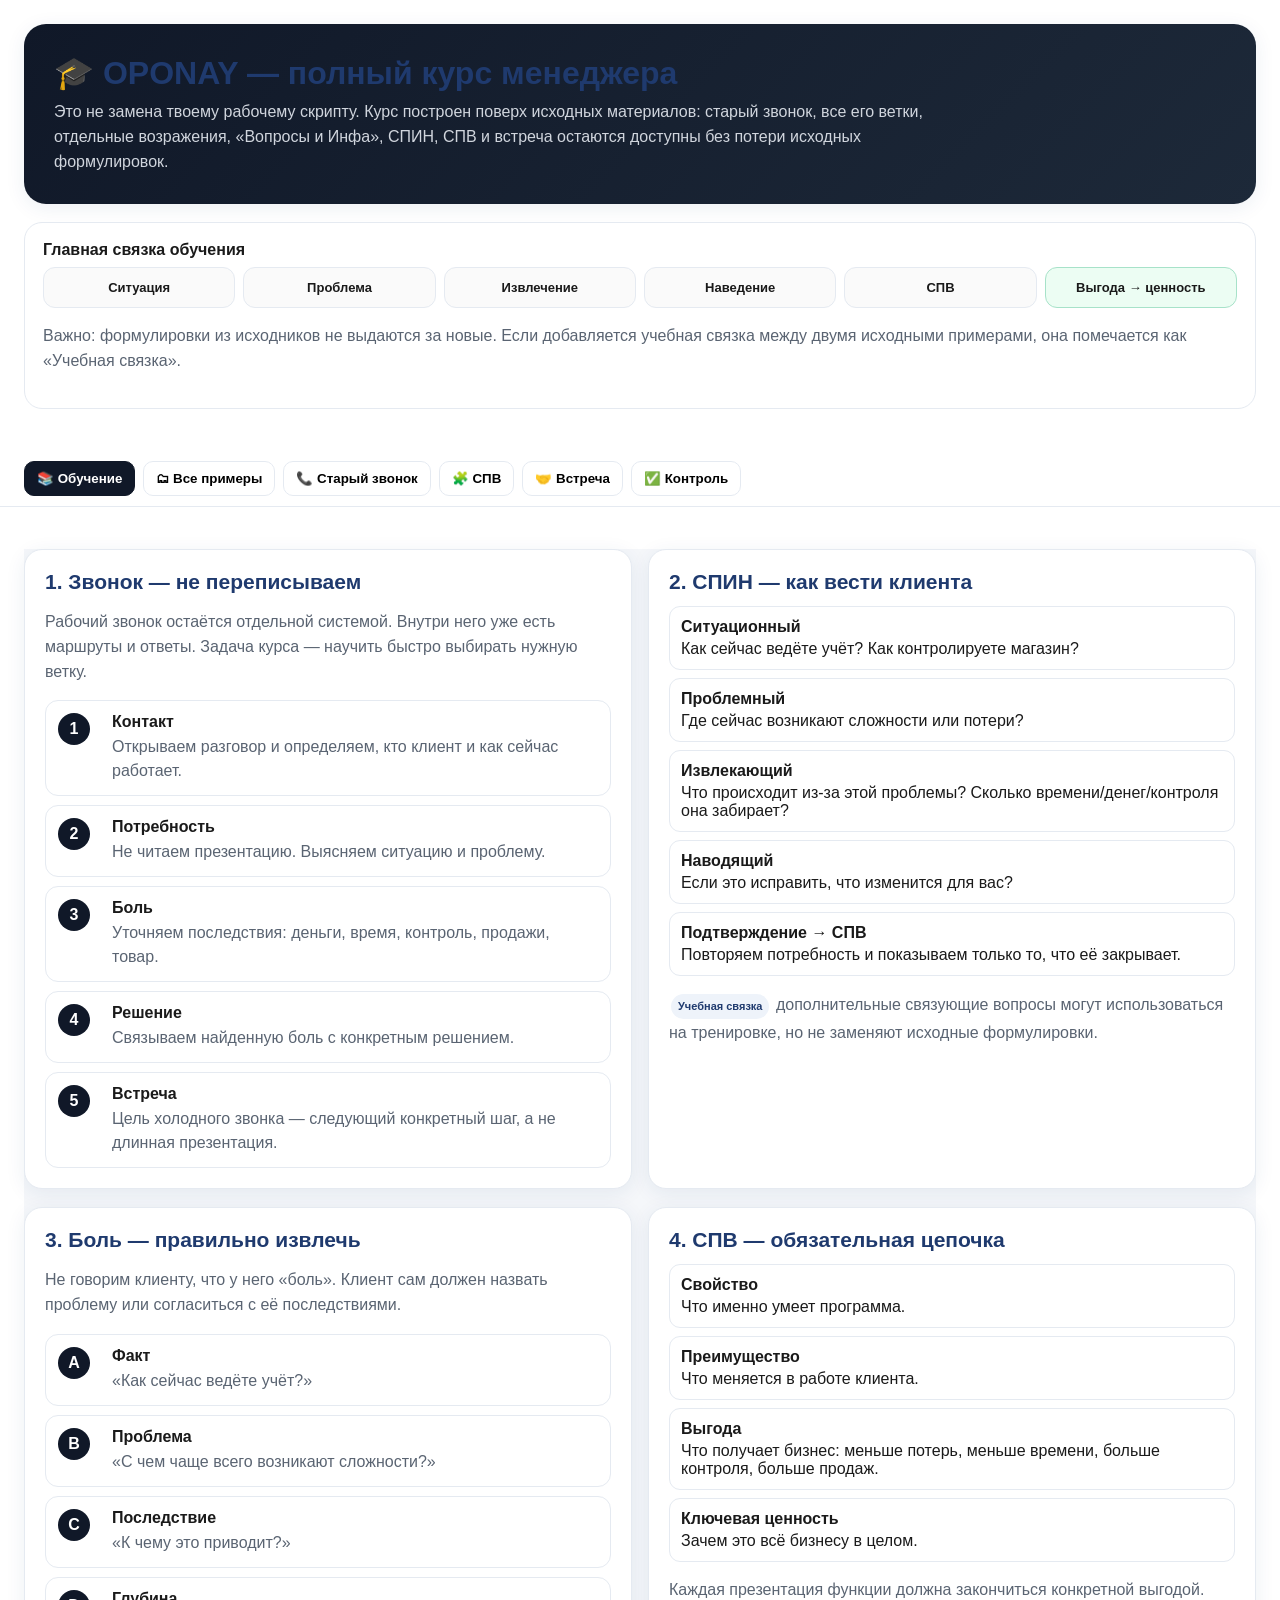
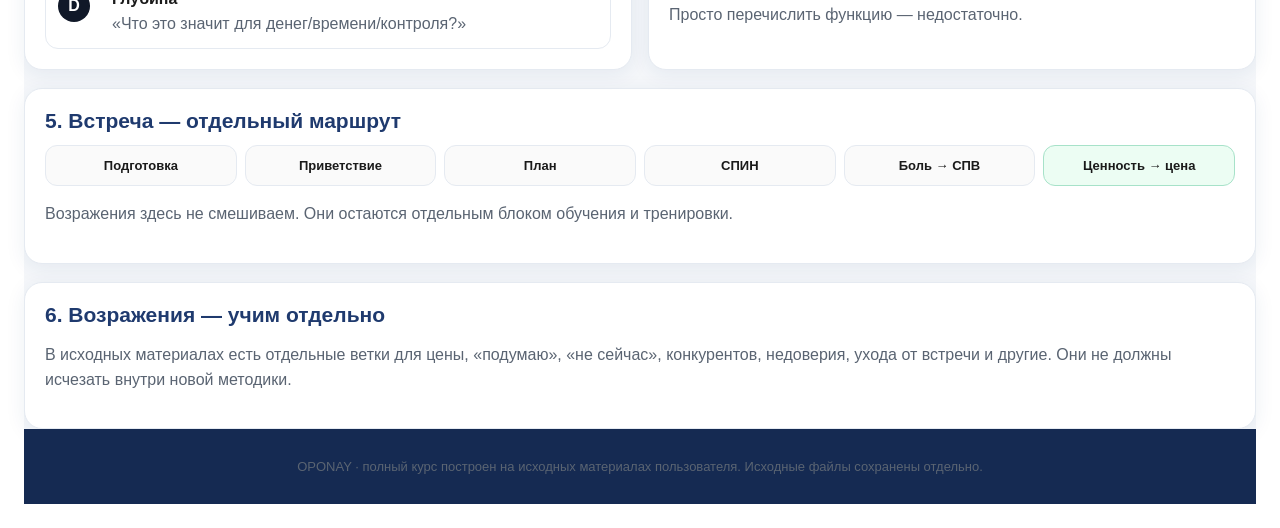
<file: course.html>
<!doctype html>
<html lang="ru">
<head>
<meta charset="utf-8">
<meta name="viewport" content="width=device-width,initial-scale=1">
<title>OPONAY — полный курс обучения</title>
<style>
:root{--bg:#f5f7fa;--panel:#fff;--text:#1A1A1A;--muted:#667085;--line:#e4e7ec;--dark:#101828;--blue:#2E5AAC;--green:#087443;--soft:#eef4ff;--warn:#fff7ed}
*{box-sizing:border-box}html{scroll-behavior:smooth}body{margin:0;background:var(--bg);color:var(--text);font-family:Inter,Arial,sans-serif}.wrap{max-width:1320px;margin:auto;padding:24px}.hero{background:linear-gradient(135deg,#101828,#1d2939);color:#fff;border-radius:22px;padding:30px;box-shadow:0 12px 40px #10182820}.hero h1{margin:0 0 8px;font-size:32px}.hero p{margin:0;color:#d0d5dd;line-height:1.55;max-width:900px}.rule{margin-top:18px;background:#fff;border:1px solid var(--line);border-radius:18px;padding:18px}.rule strong{display:block;margin-bottom:8px}.chain{display:grid;grid-template-columns:repeat(6,1fr);gap:8px}.chain div{padding:12px;border:1px solid var(--line);border-radius:12px;background:#fafafa;text-align:center;font-weight:800;font-size:13px}.chain div:last-child{background:#ecfdf3;border-color:#a7e2c9}.nav{position:sticky;top:0;z-index:20;background:#ffffffeb;backdrop-filter:blur(10px);border-bottom:1px solid var(--line);padding:10px 0;margin-top:18px}.navin{max-width:1320px;margin:auto;padding:0 24px;display:flex;gap:8px;overflow:auto}.nav button{white-space:nowrap;border:1px solid var(--line);background:#fff;border-radius:10px;padding:9px 12px;font-weight:800;cursor:pointer}.nav button.active{background:var(--dark);color:#fff;border-color:var(--dark)}.section{margin-top:18px}.grid{display:grid;grid-template-columns:1fr 1fr;gap:16px}.card{background:var(--panel);border:1px solid var(--line);border-radius:18px;padding:20px}.card h2{margin:0 0 12px;font-size:21px}.card h3{margin:18px 0 8px}.muted{color:var(--muted);line-height:1.55}.steps{display:grid;gap:9px}.step{display:grid;grid-template-columns:42px 1fr;gap:12px;align-items:start;border:1px solid var(--line);border-radius:13px;padding:12px}.num{width:32px;height:32px;border-radius:50%;display:grid;place-items:center;background:var(--dark);color:#fff;font-weight:900}.step p{margin:4px 0 0;color:var(--muted);line-height:1.5}.tag{display:inline-block;font-size:11px;font-weight:900;padding:4px 7px;border-radius:999px;background:var(--soft);color:#1d4ed8;margin:2px}.warn{background:var(--warn);border-color:#fed7aa}.good{background:#ecfdf3;border-color:#a7e2c9}.sourcebox{margin-top:16px;border:1px solid var(--line);border-radius:18px;overflow:hidden;background:#fff}.sourcehead{padding:16px 18px;display:flex;justify-content:space-between;gap:12px;align-items:center}.sourcehead h2{margin:0;font-size:19px}.sourcehead span{color:var(--muted);font-size:12px}.frame{width:100%;height:900px;border:0;display:block;background:#fff}.smallframe{height:700px}.search{width:100%;border:1px solid var(--line);border-radius:12px;padding:12px;font-size:15px;margin:10px 0}.checklist{display:grid;gap:8px}.check{border:1px solid var(--line);border-radius:11px;padding:11px;background:#fff}.check b{display:block;margin-bottom:4px}.footer{padding:30px 0;color:var(--muted);text-align:center;font-size:13px}@media(max-width:900px){.chain{grid-template-columns:repeat(3,1fr)}.grid{grid-template-columns:1fr}.wrap{padding:16px}.hero h1{font-size:26px}.frame{height:760px}}
</style>
<link rel="stylesheet" href="oponay-blue.css"></head>
<body>
<div class="wrap">
  <div class="hero">
    <h1>🎓 OPONAY — полный курс менеджера</h1>
    <p>Это не замена твоему рабочему скрипту. Курс построен поверх исходных материалов: старый звонок, все его ветки, отдельные возражения, «Вопросы и Инфа», СПИН, СПВ и встреча остаются доступны без потери исходных формулировок.</p>
  </div>

  <div class="rule">
    <strong>Главная связка обучения</strong>
    <div class="chain"><div>Ситуация</div><div>Проблема</div><div>Извлечение</div><div>Наведение</div><div>СПВ</div><div>Выгода → ценность</div></div>
    <p class="muted">Важно: формулировки из исходников не выдаются за новые. Если добавляется учебная связка между двумя исходными примерами, она помечается как «Учебная связка».</p>
  </div>
</div>

<div class="nav"><div class="navin">
  <button class="active" data-go="training">📚 Обучение</button>
  <button data-go="examples">🗂 Все примеры</button>
  <button data-go="call">📞 Старый звонок</button>
  <button data-go="spv">🧩 СПВ</button>
  <button data-go="meeting">🤝 Встреча</button>
  <button data-go="control">✅ Контроль</button>
</div></div>

<div class="wrap">
<section id="training" class="section">
  <div class="grid">
    <div class="card">
      <h2>1. Звонок — не переписываем</h2>
      <p class="muted">Рабочий звонок остаётся отдельной системой. Внутри него уже есть маршруты и ответы. Задача курса — научить быстро выбирать нужную ветку.</p>
      <div class="steps">
        <div class="step"><div class="num">1</div><div><b>Контакт</b><p>Открываем разговор и определяем, кто клиент и как сейчас работает.</p></div></div>
        <div class="step"><div class="num">2</div><div><b>Потребность</b><p>Не читаем презентацию. Выясняем ситуацию и проблему.</p></div></div>
        <div class="step"><div class="num">3</div><div><b>Боль</b><p>Уточняем последствия: деньги, время, контроль, продажи, товар.</p></div></div>
        <div class="step"><div class="num">4</div><div><b>Решение</b><p>Связываем найденную боль с конкретным решением.</p></div></div>
        <div class="step"><div class="num">5</div><div><b>Встреча</b><p>Цель холодного звонка — следующий конкретный шаг, а не длинная презентация.</p></div></div>
      </div>
    </div>
    <div class="card">
      <h2>2. СПИН — как вести клиента</h2>
      <div class="checklist">
        <div class="check"><b>Ситуационный</b>Как сейчас ведёте учёт? Как контролируете магазин?</div>
        <div class="check"><b>Проблемный</b>Где сейчас возникают сложности или потери?</div>
        <div class="check"><b>Извлекающий</b>Что происходит из-за этой проблемы? Сколько времени/денег/контроля она забирает?</div>
        <div class="check"><b>Наводящий</b>Если это исправить, что изменится для вас?</div>
        <div class="check good"><b>Подтверждение → СПВ</b>Повторяем потребность и показываем только то, что её закрывает.</div>
      </div>
      <p class="muted"><span class="tag">Учебная связка</span> дополнительные связующие вопросы могут использоваться на тренировке, но не заменяют исходные формулировки.</p>
    </div>
  </div>

  <div class="grid section">
    <div class="card">
      <h2>3. Боль — правильно извлечь</h2>
      <p class="muted">Не говорим клиенту, что у него «боль». Клиент сам должен назвать проблему или согласиться с её последствиями.</p>
      <div class="steps">
        <div class="step"><div class="num">A</div><div><b>Факт</b><p>«Как сейчас ведёте учёт?»</p></div></div>
        <div class="step"><div class="num">B</div><div><b>Проблема</b><p>«С чем чаще всего возникают сложности?»</p></div></div>
        <div class="step"><div class="num">C</div><div><b>Последствие</b><p>«К чему это приводит?»</p></div></div>
        <div class="step"><div class="num">D</div><div><b>Глубина</b><p>«Что это значит для денег/времени/контроля?»</p></div></div>
      </div>
    </div>
    <div class="card">
      <h2>4. СПВ — обязательная цепочка</h2>
      <div class="checklist">
        <div class="check"><b>Свойство</b>Что именно умеет программа.</div>
        <div class="check"><b>Преимущество</b>Что меняется в работе клиента.</div>
        <div class="check good"><b>Выгода</b>Что получает бизнес: меньше потерь, меньше времени, больше контроля, больше продаж.</div>
        <div class="check good"><b>Ключевая ценность</b>Зачем это всё бизнесу в целом.</div>
      </div>
      <p class="muted">Каждая презентация функции должна закончиться конкретной выгодой. Просто перечислить функцию — недостаточно.</p>
    </div>
  </div>

  <div class="card section">
    <h2>5. Встреча — отдельный маршрут</h2>
    <div class="chain"><div>Подготовка</div><div>Приветствие</div><div>План</div><div>СПИН</div><div>Боль → СПВ</div><div>Ценность → цена</div></div>
    <p class="muted">Возражения здесь не смешиваем. Они остаются отдельным блоком обучения и тренировки.</p>
  </div>

  <div class="card section">
    <h2>6. Возражения — учим отдельно</h2>
    <p class="muted">В исходных материалах есть отдельные ветки для цены, «подумаю», «не сейчас», конкурентов, недоверия, ухода от встречи и другие. Они не должны исчезать внутри новой методики.</p>
  </div>
</section>

<section id="examples" class="section" style="display:none">
  <div class="hero"><h1>🗂 Все примеры — без потери исходников</h1><p>Ниже открываются именно исходные материалы. Здесь ничего не сокращается до нескольких «примеров для красоты».</p></div>
  <div class="sourcebox"><div class="sourcehead"><h2>① Рабочий звонок: 1.0.html</h2><span>Оригинал · все ветки · «Возражения» · «Вопросы и Инфа»</span></div><iframe class="frame" src="1.0.html" title="Все примеры из 1.0.html"></iframe></div>
  <div class="sourcebox"><div class="sourcehead"><h2>② Полный СПВ/обучающий источник</h2><span>Все блоки: звонок · СПИН · встреча · возражения · СПВ</span></div><iframe class="frame" src="spv-source.html" title="Полный источник СПВ"></iframe></div>
  <div class="sourcebox"><div class="sourcehead"><h2>③ JS с ветками рабочего скрипта</h2><span>Оригинальная логика переходов сохранена в проекте</span></div><iframe class="smallframe" srcdoc="<html><body style='margin:0;font:14px Arial;background:#101828;color:#E5EAF1'><div style='padding:24px'><h2 style='color:white'>script.js</h2><p>Файл сохранён рядом с курсом и используется оригинальным скриптом. Открой вкладку «Старый звонок», чтобы работать с ветками через интерфейс.</p><p>Важно: JS не переписывался как замена исходного скрипта.</p></div></body></html>" title="Логика script.js"></iframe></div>
</section>

<section id="call" class="section" style="display:none"><div class="sourcebox"><div class="sourcehead"><h2>📞 Старый рабочий звонок</h2><span>Не удалён и не заменён</span></div><iframe class="frame" src="1.0.html" title="Оригинальный звонок"></iframe></div></section>
<section id="spv" class="section" style="display:none"><div class="sourcebox"><div class="sourcehead"><h2>🧩 СПВ — полный исходный материал</h2><span>Все примеры и ветки</span></div><iframe class="frame" src="spv-source.html" title="СПВ"></iframe></div></section>
<section id="meeting" class="section" style="display:none"><div class="card"><h2>🤝 Встреча</h2><p class="muted">Встреча ведётся отдельно от возражений. Сначала подготовка и контакт, затем план, диагностика, извлечение боли, подтверждение, точечная презентация через СПВ, ключевая ценность и переход к цене.</p></div><div class="sourcebox"><div class="sourcehead"><h2>Полный источник — раздел «Встреча»</h2><span>Открыт внутри исходного материала</span></div><iframe class="frame" src="spv-source.html#header" title="Встреча в источнике"></iframe></div></section>
<section id="control" class="section" style="display:none"><div class="grid"><div class="card"><h2>✅ Контроль готовности</h2><div class="checklist"><div class="check"><b>Звонок</b>Могу провести по существующей ветке, не придумывая новый скрипт.</div><div class="check"><b>СПИН</b>Могу связать ситуацию → проблему → последствия → наведение.</div><div class="check"><b>Боль</b>Не называю боль за клиента, а извлекаю её.</div><div class="check"><b>СПВ</b>Могу закончить каждое свойство выгодой.</div><div class="check"><b>Встреча</b>Не смешиваю туда блок возражений.</div><div class="check"><b>Возражения</b>Знаю, где найти нужную ветку и как её тренировать.</div></div></div><div class="card"><h2>🎯 Критерий</h2><p class="muted">Менеджер готов не тогда, когда выучил красивые формулировки, а когда по ответу клиента понимает, в какую ветку перейти и какой следующий вопрос задать.</p></div></div></section>

<div class="footer">OPONAY · полный курс построен на исходных материалах пользователя. Исходные файлы сохранены отдельно.</div>
</div>
<script>
const btns=[...document.querySelectorAll('.nav button')];const secs=['training','examples','call','spv','meeting','control'];
function show(id){secs.forEach(x=>{const e=document.getElementById(x);if(e)e.style.display=x===id?'block':'none'});btns.forEach(b=>b.classList.toggle('active',b.dataset.go===id));window.scrollTo({top:0,behavior:'smooth'})}
btns.forEach(b=>b.addEventListener('click',()=>show(b.dataset.go)));
</script>
</body></html>
</file>
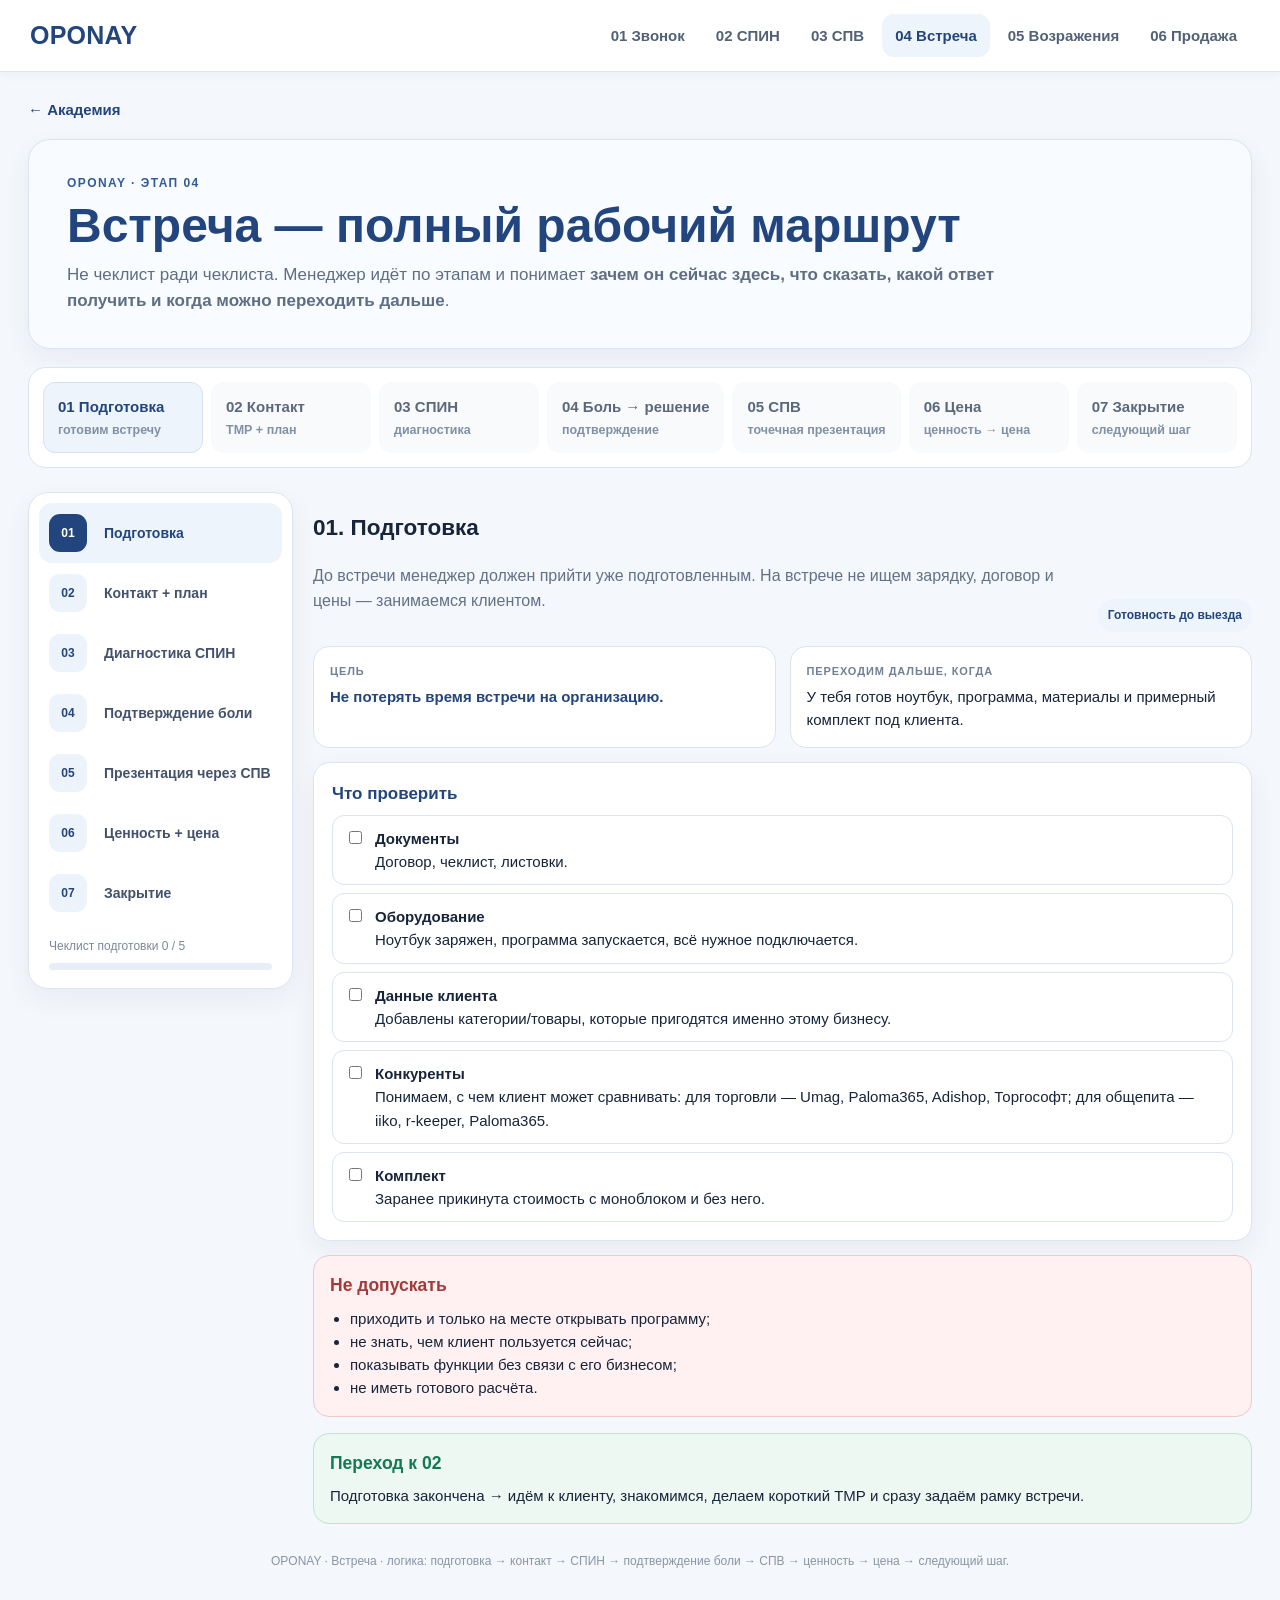
<file: meeting.html>
<!doctype html>
<html lang="ru">
<head>
<meta charset="utf-8">
<meta name="viewport" content="width=device-width,initial-scale=1">
<title>OPONAY — Встреча</title>
<style>
:root{--bg:#f4f7fb;--panel:#fff;--text:#17243a;--muted:#64748b;--line:#dbe4f0;--blue:#23457d;--blue2:#315b9b;--soft:#eef4fb;--green:#137a55;--greenSoft:#edf8f3;--warn:#9a5a00;--warnSoft:#fff7e8;--danger:#a33a3a;--dangerSoft:#fff1f1;--shadow:0 10px 28px rgba(31,58,110,.06)}
*{box-sizing:border-box}html{scroll-behavior:smooth}body{margin:0;background:var(--bg);color:var(--text);font-family:Inter,Arial,sans-serif;font-size:15px;line-height:1.55}.topbar{height:72px;background:#fff;border-bottom:1px solid var(--line);display:flex;align-items:center;padding:0 30px;gap:28px;position:sticky;top:0;z-index:50;box-shadow:0 2px 12px rgba(31,58,110,.04)}.brand{font-weight:900;font-size:25px;letter-spacing:.2px;color:var(--blue);text-decoration:none}.toplinks{margin-left:auto;display:flex;gap:5px;align-items:center;overflow:auto;white-space:nowrap}.toplinks a{color:#536176;text-decoration:none;padding:10px 13px;border-radius:12px;font-weight:800}.toplinks a:hover,.toplinks a.active{background:var(--soft);color:var(--blue)}
.wrap{max-width:1420px;margin:0 auto;padding:26px 28px 70px}.back{display:inline-block;color:var(--blue);font-weight:800;text-decoration:none;margin:0 0 18px}.hero{background:#f8fbff;border:1px solid var(--line);border-radius:22px;padding:34px 38px;box-shadow:var(--shadow)}.eyebrow{font-size:12px;letter-spacing:.12em;text-transform:uppercase;color:var(--blue2);font-weight:900}.hero h1{margin:7px 0 10px;font-size:48px;line-height:1.08;color:var(--blue)}.hero p{margin:0;max-width:1000px;color:#5f6e83;font-size:17px}
.route{margin:18px 0 24px;background:#fff;border:1px solid var(--line);border-radius:18px;padding:14px;display:flex;gap:8px;overflow:auto}.route .r{min-width:160px;padding:12px 14px;border-radius:12px;background:#f8fafc;border:1px solid transparent;font-weight:900;color:#5b687c}.route .r.active{background:var(--soft);color:var(--blue);border-color:#d5e1f2}.route small{display:block;font-weight:600;color:#8290a4;margin-top:2px}
.layout{display:grid;grid-template-columns:265px minmax(0,1fr);gap:20px;align-items:start}.sidebar{position:sticky;top:92px;background:#fff;border:1px solid var(--line);border-radius:20px;padding:10px;box-shadow:var(--shadow)}.stage-btn{width:100%;display:grid;grid-template-columns:45px 1fr;gap:10px;align-items:center;text-align:left;background:#fff;border:0;border-radius:13px;padding:11px 10px;cursor:pointer;color:#43516a}.stage-btn:hover{background:#f7faff}.stage-btn.active{background:var(--soft);color:var(--blue)}.stage-btn b{width:38px;height:38px;border-radius:11px;display:grid;place-items:center;background:#edf3fb;color:var(--blue);font-size:12px}.stage-btn.active b{background:var(--blue);color:#fff}.stage-btn strong{font-size:14px}.progressbox{padding:14px 10px 8px;color:#7b8799;font-size:12px}.progress{height:7px;background:#e8eef6;border-radius:99px;overflow:hidden;margin-top:7px}.progress i{display:block;height:100%;width:0;background:var(--blue);border-radius:99px}
.panel{display:none}.panel.active{display:block}.panel>h2{margin:0;font-size:31px;color:var(--blue)}.lead{color:#637188;margin:7px 0 18px;font-size:16px}.grid2{display:grid;grid-template-columns:1fr 1fr;gap:14px}.grid3{display:grid;grid-template-columns:repeat(3,1fr);gap:14px}.box{background:#fff;border:1px solid var(--line);border-radius:17px;padding:18px;box-shadow:var(--shadow)}.box h3{margin:0 0 7px;color:var(--blue);font-size:17px}.box p{margin:0;color:#5d6b7f}.goal{display:grid;grid-template-columns:1fr 1fr;gap:14px;margin:14px 0}.goal>div{background:#fff;border:1px solid var(--line);border-radius:16px;padding:16px}.goal b,.label{display:block;font-size:11px;letter-spacing:.08em;text-transform:uppercase;color:#718096;margin-bottom:5px}.goal strong{color:var(--blue)}
.note{border-left:4px solid var(--blue);background:#fff;padding:14px 16px;border-radius:0 12px 12px 0;margin:14px 0}.good{background:var(--greenSoft);border-color:#b9e6d1}.warn{background:var(--warnSoft);border-color:#f1d49c}.bad{background:var(--dangerSoft);border-color:#f1c7c7}.success{color:var(--green);font-weight:900}.danger{color:var(--danger);font-weight:900}
.stage-head{display:flex;justify-content:space-between;gap:16px;align-items:end;margin-bottom:12px}.stage-head .status{font-size:12px;color:var(--blue);font-weight:900;background:var(--soft);padding:7px 10px;border-radius:999px;white-space:nowrap}.cards{display:grid;gap:10px}.card{background:#fff;border:1px solid var(--line);border-radius:15px;overflow:hidden;box-shadow:var(--shadow)}details summary{list-style:none;cursor:pointer;padding:16px 18px;font-weight:900;color:var(--blue);display:flex;align-items:center;justify-content:space-between;gap:12px}details summary::-webkit-details-marker{display:none}details summary:after{content:'+';font-size:22px;font-weight:500;color:#7890b2}details[open] summary:after{content:'−'}.card-body{padding:0 18px 18px;border-top:1px solid var(--line)}.row{padding-top:14px}.row .text{color:#26364e}.row.quote .text{font-size:16px;color:#1d2e49}.two{display:grid;grid-template-columns:1fr 1fr;gap:12px}.mini{background:#f8fafc;border:1px solid #e4eaf2;border-radius:12px;padding:12px}.mini b{display:block;color:var(--blue);margin-bottom:4px}.examples{display:grid;grid-template-columns:1fr 1fr;gap:10px}.example{border:1px solid var(--line);border-radius:12px;padding:12px;background:#fbfcfe}.example b{display:block;color:var(--blue);margin-bottom:4px}.transition{margin-top:16px;background:var(--greenSoft);border:1px solid #b9e6d1;border-radius:16px;padding:16px}.transition h3{margin:0 0 7px;color:var(--green)}.transition ul{margin:7px 0 0;padding-left:20px}.mistakes{margin-top:14px;background:var(--dangerSoft);border:1px solid #f1c7c7;border-radius:16px;padding:16px}.mistakes h3{margin:0 0 7px;color:var(--danger)}.mistakes ul{margin:7px 0 0;padding-left:20px}
.spinchain{display:grid;grid-template-columns:repeat(4,1fr);gap:9px;margin:12px 0}.spinchain div{background:#f8fafc;border:1px solid var(--line);border-radius:12px;padding:12px;text-align:center;font-weight:900;color:var(--blue)}.spinchain span{display:block;color:#7b8799;font-size:12px;font-weight:600;margin-top:3px}.checklist{display:grid;gap:8px}.check{display:flex;gap:10px;align-items:flex-start;background:#fff;border:1px solid var(--line);border-radius:12px;padding:11px 12px}.check input{margin-top:4px;accent-color:var(--blue)}
.footer{margin-top:28px;text-align:center;color:#8a95a5;font-size:12px}
@media(max-width:1050px){.layout{grid-template-columns:1fr}.sidebar{position:sticky;top:72px;z-index:20;display:flex;overflow:auto}.stage-btn{min-width:180px}.progressbox{display:none}.grid3{grid-template-columns:1fr 1fr}}@media(max-width:760px){.topbar{padding:10px 14px;height:auto;flex-wrap:wrap}.toplinks{width:100%;margin-left:0}.wrap{padding:18px 14px 50px}.hero{padding:25px 22px}.hero h1{font-size:34px}.goal,.grid2,.grid3,.two,.examples,.spinchain{grid-template-columns:1fr}.route{display:none}.stage-head{display:block}.stage-head .status{display:inline-block;margin-top:8px}}
</style>
</head>
<body>
<header class="topbar">
  <a class="brand" href="index.html">OPONAY</a>
  <nav class="toplinks">
    <a href="1.0.html">01 Звонок</a><a href="spin.html">02 СПИН</a><a href="spv.html">03 СПВ</a><a class="active" href="meeting.html">04 Встреча</a><a href="objections.html">05 Возражения</a><a href="meeting.html#sale">06 Продажа</a>
  </nav>
</header>
<main class="wrap">
<a class="back" href="index.html">← Академия</a>
<section class="hero">
  <div class="eyebrow">OPONAY · ЭТАП 04</div>
  <h1>Встреча — полный рабочий маршрут</h1>
  <p>Не чеклист ради чеклиста. Менеджер идёт по этапам и понимает <b>зачем он сейчас здесь, что сказать, какой ответ получить и когда можно переходить дальше</b>.</p>
</section>
<div class="route">
  <div class="r active">01 Подготовка<small>готовим встречу</small></div><div class="r">02 Контакт<small>ТМР + план</small></div><div class="r">03 СПИН<small>диагностика</small></div><div class="r">04 Боль → решение<small>подтверждение</small></div><div class="r">05 СПВ<small>точечная презентация</small></div><div class="r">06 Цена<small>ценность → цена</small></div><div class="r">07 Закрытие<small>следующий шаг</small></div>
</div>
<div class="layout">
<aside class="sidebar">
<button class="stage-btn active" data-stage="prep"><b>01</b><strong>Подготовка</strong></button>
<button class="stage-btn" data-stage="contact"><b>02</b><strong>Контакт + план</strong></button>
<button class="stage-btn" data-stage="spin"><b>03</b><strong>Диагностика СПИН</strong></button>
<button class="stage-btn" data-stage="pain"><b>04</b><strong>Подтверждение боли</strong></button>
<button class="stage-btn" data-stage="spv"><b>05</b><strong>Презентация через СПВ</strong></button>
<button class="stage-btn" data-stage="price"><b>06</b><strong>Ценность + цена</strong></button>
<button class="stage-btn" data-stage="close"><b>07</b><strong>Закрытие</strong></button>
<div class="progressbox">Чеклист подготовки <span id="check-count">0 / 9</span><div class="progress"><i id="check-bar"></i></div></div>
</aside>
<section>
<div class="panel active" data-panel="prep">
  <div class="stage-head"><div><h2>01. Подготовка</h2><p class="lead">До встречи менеджер должен прийти уже подготовленным. На встрече не ищем зарядку, договор и цены — занимаемся клиентом.</p></div><span class="status">Готовность до выезда</span></div>
  <div class="goal"><div><b>Цель</b><strong>Не потерять время встречи на организацию.</strong></div><div><b>Переходим дальше, когда</b>У тебя готов ноутбук, программа, материалы и примерный комплект под клиента.</div></div>
  <div class="box"><h3>Что проверить</h3><div class="checklist">
    <label class="check"><input type="checkbox"><span><b>Документы</b><br>Договор, чеклист, листовки.</span></label>
    <label class="check"><input type="checkbox"><span><b>Оборудование</b><br>Ноутбук заряжен, программа запускается, всё нужное подключается.</span></label>
    <label class="check"><input type="checkbox"><span><b>Данные клиента</b><br>Добавлены категории/товары, которые пригодятся именно этому бизнесу.</span></label>
    <label class="check"><input type="checkbox"><span><b>Конкуренты</b><br>Понимаем, с чем клиент может сравнивать: для торговли — Umag, Paloma365, Adishop, Торгософт; для общепита — iiko, r-keeper, Paloma365.</span></label>
    <label class="check"><input type="checkbox"><span><b>Комплект</b><br>Заранее прикинута стоимость с моноблоком и без него.</span></label>
  </div></div>
  <div class="mistakes"><h3>Не допускать</h3><ul><li>приходить и только на месте открывать программу;</li><li>не знать, чем клиент пользуется сейчас;</li><li>показывать функции без связи с его бизнесом;</li><li>не иметь готового расчёта.</li></ul></div>
  <div class="transition"><h3>Переход к 02</h3><div>Подготовка закончена → идём к клиенту, знакомимся, делаем короткий ТМР и сразу задаём рамку встречи.</div></div>
</div>

<div class="panel" data-panel="contact">
  <div class="stage-head"><div><h2>02. Контакт + ТМР + план</h2><p class="lead">Задача этапа — не «поговорить красиво», а снять напряжение и договориться, как пройдёт встреча.</p></div><span class="status">Контакт → диагностика</span></div>
  <div class="grid2">
    <details class="card" open><summary>Что сказать при знакомстве</summary><div class="card-body"><div class="row quote"><div class="label">Вариант</div><div class="text">«Добрый день, (имя)! Меня зовут ____, компания OPONAY. Мы с вами созванивались по поводу автоматизации. Договорились о встрече».</div></div><div class="row"><div class="label">Зачем</div><div class="text">Напомнить контекст и показать, что встреча заранее договорена.</div></div></div></details>
    <details class="card"><summary>ТМР — как говорить нормально</summary><div class="card-body"><div class="examples"><div class="example"><b>По ситуации</b>«Еле доехала — сегодня пробки. У вас обычно здесь так?»</div><div class="example"><b>По бизнесу</b>«У вас большой ассортимент. Давно работаете в таком формате?»</div><div class="example"><b>По месту</b>«Хорошее расположение магазина. Поток здесь стабильный?»</div><div class="example"><b>Главное правило</b>ТМР 1–2 минуты. Если клиент сам раскрывается — слушаем, но не уходим в разговор на 15 минут.</div></div></div></details>
    <details class="card"><summary>Как озвучить план встречи</summary><div class="card-body"><div class="row quote"><div class="label">Вариант</div><div class="text">«Чтобы не показывать вам лишнего, сначала задам несколько вопросов про то, как сейчас работает бизнес. Потом покажу только те возможности, которые могут быть полезны. В конце обсудим, что из этого вам подходит и какие дальше шаги».</div></div><div class="row"><div class="label">Проверка</div><div class="text">«Подходит такой план?»</div></div></div></details>
  </div>
  <div class="transition"><h3>Переход к 03</h3><div>Клиент понимает план и готов отвечать → начинаем диагностику. Если клиент сразу просит «покажите программу», не спорим: объясняем, что сначала 2–5 вопросов, чтобы не показывать лишнее.</div></div>
  <div class="mistakes"><h3>Ошибки</h3><ul><li>долгий small talk;</li><li>презентация до диагностики;</li><li>«сейчас я вам всё расскажу» без объяснения логики;</li><li>план встречи без согласия клиента.</li></ul></div>
</div>

<div class="panel" data-panel="spin">
  <div class="stage-head"><div><h2>03. Диагностика СПИН</h2><p class="lead">Здесь менеджер не ищет повод рассказать о программе. Он выясняет, <b>как сейчас работает бизнес и где клиент теряет деньги, время, контроль или продажи</b>.</p></div><span class="status">Не продавать → сначала понять</span></div>
  <div class="spinchain"><div>Ситуация<span>что сейчас</span></div><div>Проблема<span>что не устраивает</span></div><div>Извлечение<span>к чему приводит</span></div><div>Наведение<span>что изменится</span></div></div>
  <div class="grid2">
    <details class="card" open><summary>С — Ситуационные вопросы</summary><div class="card-body"><div class="row"><div class="label">Что узнать</div><div class="text">Как сейчас ведёте учёт? Какой программой пользуетесь? Сколько точек? Сколько сотрудников? Как принимаете товар? Как контролируете остатки и продажи?</div></div><div class="row quote"><div class="label">Пример</div><div class="text">«Как вы сейчас понимаете, сколько товара осталось и что продаётся лучше всего?»</div></div></div></details>
    <details class="card"><summary>П — Проблемные вопросы</summary><div class="card-body"><div class="row"><div class="label">Что ищем</div><div class="text">Конкретную сложность, а не абстрактное «всё нормально».</div></div><div class="row quote"><div class="label">Примеры</div><div class="text">«Что в текущем учёте больше всего неудобно?»<br>«Бывает недостача? Как часто?»<br>«Есть ли товар, который залеживается?»</div></div></div></details>
    <details class="card"><summary>И — Извлекающие вопросы</summary><div class="card-body"><div class="row"><div class="label">Зачем</div><div class="text">Перевести проблему из «неудобно» в реальное последствие.</div></div><div class="row quote"><div class="label">Примеры</div><div class="text">«Если недостачи будут продолжаться в таком объёме, сколько это может стоить за год?»<br>«Если сотрудники тратят время на ручной поиск, что это забирает у бизнеса?»</div></div></div></details>
    <details class="card"><summary>Н — Наводящие вопросы</summary><div class="card-body"><div class="row"><div class="label">Зачем</div><div class="text">Помочь клиенту самому сформулировать ценность изменения.</div></div><div class="row quote"><div class="label">Примеры</div><div class="text">«Если продавец сразу видит остаток, что это изменит в работе?»<br>«Если вы будете видеть прибыль и оборот в одном месте, что это даст вам как собственнику?»</div></div></div></details>
  </div>
  <div class="note"><b>Главное:</b> не задаём 20 вопросов подряд. Слушаем ответ клиента, уточняем именно его ответ и строим следующий вопрос от него.</div>
  <div class="transition"><h3>Переход к 04</h3><div>Есть конкретная проблема + клиент признал её последствия. Если проблема не подтверждена — не переходим к презентации.</div></div>
  <div class="mistakes"><h3>Ошибки</h3><ul><li>допрос по списку;</li><li>самому за клиента называть его проблему;</li><li>после первого проблемного ответа сразу показывать функцию;</li><li>перескакивать к цене.</li></ul></div>
</div>

<div class="panel" data-panel="pain">
  <div class="stage-head"><div><h2>04. Подтверждение боли</h2><p class="lead">Перед презентацией фиксируем, что именно клиент хочет изменить. Это мост между СПИН и СПВ.</p></div><span class="status">Боль подтверждена?</span></div>
  <div class="goal"><div><b>Цель</b><strong>Чтобы клиент сам подтвердил проблему и её последствия.</strong></div><div><b>Переходим к презентации, когда</b>Можно одной фразой назвать проблему клиента и он ответит «да, именно это».</div></div>
  <details class="card" open><summary>Как резюмировать</summary><div class="card-body"><div class="row quote"><div class="label">Вариант 1</div><div class="text">«Правильно понимаю: сейчас у вас основная сложность — ___, из-за этого вы теряете ___?»</div></div><div class="row quote"><div class="label">Вариант 2</div><div class="text">«То есть вам важно не просто автоматизировать учёт, а убрать именно ___ и перестать терять ___, верно?»</div></div></div></details>
  <div class="grid2"><div class="box good"><h3>Хороший сигнал</h3><p>«Да», «именно», «да, это у нас постоянно», клиент добавляет подробность сам.</p></div><div class="box bad"><h3>Пока рано</h3><p>«Ну не знаю», «в целом нормально», «просто интересно посмотреть». Сначала уточнить проблему или вернуться к диагностике.</p></div></div>
  <div class="transition"><h3>Переход к 05</h3><div>Боль подтверждена → показываем только ту часть решения, которая её закрывает. Не открываем каталог из 20 функций.</div></div>
</div>

<div class="panel" data-panel="spv">
  <div class="stage-head"><div><h2>05. Презентация через СПВ</h2><p class="lead">Не «рассказываем программу». Показываем связь <b>проблема → свойство → преимущество → выгода</b> и сразу проверяем реакцию.</p></div><span class="status">Только релевантное</span></div>
  <div class="grid3"><div class="box"><h3>Свойство</h3><p>Что именно умеет программа.</p></div><div class="box"><h3>Преимущество</h3><p>Что меняется в работе клиента благодаря этому свойству.</p></div><div class="box good"><h3>Выгода</h3><p>Что получает бизнес: меньше потерь, времени, ошибок или больше контроля/продаж.</p></div></div>
  <div class="cards" style="margin-top:14px">
    <details class="card" open><summary>Пример: проблема с остатками</summary><div class="card-body"><div class="two"><div class="mini"><b>Что сказать</b>«Вы говорили, что продавцам приходится вручную искать остатки. Здесь можно видеть наличие прямо из кассовой зоны».</div><div class="mini"><b>Что проверить</b>«Это закрывает ту проблему, о которой вы говорили?»</div></div></div></details>
    <details class="card"><summary>Пример: контроль сотрудников</summary><div class="card-body"><div class="two"><div class="mini"><b>Что сказать</b>«Вы говорили, что хотите меньше зависеть от постоянного контроля. Здесь видны продажи и результаты сотрудников».</div><div class="mini"><b>Что проверить</b>«Если вы будете видеть это без постоянных звонков сотрудникам, это для вас полезно?»</div></div></div></details>
    <details class="card"><summary>Пример: залежавшийся товар</summary><div class="card-body"><div class="two"><div class="mini"><b>Что сказать</b>«Вы говорили, что часть товара залеживается. Размерная сетка и остатки помогают точнее понимать, какие позиции и размеры реально двигаются».</div><div class="mini"><b>Что проверить</b>«Если видеть это заранее, вам будет проще управлять закупом?»</div></div></div></details>
    <details class="card"><summary>Как говорить по-человечески</summary><div class="card-body"><div class="row"><div class="text">Не читать техническое описание. Сначала напомнить, что сказал клиент → показать функцию → объяснить человеческим языком, что изменится → назвать выгоду → спросить реакцию.</div></div></div></details>
  </div>
  <div class="transition"><h3>Переход к 06</h3><div>Клиент подтвердил, что решение закрывает его проблему, и смог назвать ценность для себя. После этого можно собирать ценность и обсуждать цену.</div></div>
  <div class="mistakes"><h3>Ошибки</h3><ul><li>показывать всё подряд;</li><li>говорить только техническими терминами;</li><li>не проверять реакцию после блока;</li><li>показывать функцию, которая не связана с найденной болью.</li></ul></div>
</div>

<div class="panel" data-panel="price" id="sale">
  <div class="stage-head"><div><h2>06. Ключевая ценность + цена</h2><p class="lead">Цена не должна появляться из воздуха. Сначала собираем результат, который клиент уже признал полезным.</p></div><span class="status">Ценность → цена → действие</span></div>
  <div class="box good"><h3>Собери ценность одной фразой</h3><p>«Если собрать то, что мы обсудили: вы убираете ___, получаете ___ и сможете ___. Поэтому для вас решение имеет смысл?»</p></div>
  <div class="grid2" style="margin-top:14px"><details class="card" open><summary>Как озвучить цену</summary><div class="card-body"><div class="row quote"><div class="label">Вариант</div><div class="text">«Тогда по вашему комплекту получается ___ тг. Можно рассмотреть оплату полностью или рассрочку. Как вам удобнее?»</div></div><div class="row"><div class="label">Важно</div><div class="text">Используем актуальный расчёт из действующего предложения, а не старую цифру из учебной карточки.</div></div></div></details><details class="card"><summary>Если нужно условие / срок</summary><div class="card-body"><div class="row"><div class="text">Сначала объясняем реальное условие предложения, затем сразу задаём следующий конкретный вопрос: способ оплаты, дата установки или оформление.</div></div></div></details></div>
  <div class="transition"><h3>Переход к 07</h3><div>Цена названа, клиент понял комплект и условия → не возвращаемся в длинную презентацию. Дальше выясняем готовность и фиксируем действие.</div></div>
</div>

<div class="panel" data-panel="close">
  <div class="stage-head"><div><h2>07. Закрытие и следующий шаг</h2><p class="lead">Закрытие — это не давление. Это фиксация решения, которое клиент уже обсудил.</p></div><span class="status">Зафиксировать действие</span></div>
  <div class="grid2">
    <details class="card" open><summary>Какие сигналы готовности ждать</summary><div class="card-body"><ul><li>клиент задаёт конкретные вопросы по покупке;</li><li>просит ещё раз показать важную функцию;</li><li>обсуждает условия и цену;</li><li>подключает партнёра/ЛПР;</li><li>говорит «в целом подходит», «мне нравится», «то, что нужно».</li></ul></div></details>
    <details class="card"><summary>Какой вопрос задать</summary><div class="card-body"><div class="examples"><div class="example"><b>Оплата</b>«Как вам удобнее — полностью или в рассрочку?»</div><div class="example"><b>Дата</b>«На когда можем поставить установку?»</div><div class="example"><b>Оформление</b>«Оформляемся?»</div><div class="example"><b>Фиксация</b>«Тогда давайте зафиксируем: сегодня ___, установка ___».</div></div></div></details>
  </div>
  <div class="box warn" style="margin-top:14px"><h3>Если клиент не готов</h3><p>Не придумываем новое давление. Выясняем, чего не хватает: информации, согласования с партнёром, бюджета или времени. Если это возражение — переходим в отдельный модуль <a href="objections.html">«Возражения»</a>, а затем возвращаемся сюда к конкретному следующему шагу.</p></div>
  <div class="transition"><h3>Встреча считается завершённой, когда</h3><div>Есть зафиксированный результат: оплата/предоплата, дата установки, договорённость о согласовании с ЛПР или конкретная дата следующего контакта. «Подумаем когда-нибудь» без даты — это не следующий шаг.</div></div>
  <div class="mistakes"><h3>Ошибки</h3><ul><li>после «мне подходит» снова читать презентацию;</li><li>бояться задать закрывающий вопрос;</li><li>оставлять встречу без даты и действия;</li><li>смешивать отработку возражений с основной структурой встречи.</li></ul></div>
</div>
</section>
</div>
<div class="footer">OPONAY · Встреча · логика: подготовка → контакт → СПИН → подтверждение боли → СПВ → ценность → цена → следующий шаг.</div>
</main>
<script>
const btns=[...document.querySelectorAll('.stage-btn')], panels=[...document.querySelectorAll('.panel')];
btns.forEach(btn=>btn.addEventListener('click',()=>{btns.forEach(x=>x.classList.remove('active'));btn.classList.add('active');panels.forEach(p=>p.classList.toggle('active',p.dataset.panel===btn.dataset.stage));window.scrollTo({top:0,behavior:'smooth'})}));
const checks=[...document.querySelectorAll('.check input')], count=document.getElementById('check-count'), bar=document.getElementById('check-bar');
function update(){const n=checks.filter(x=>x.checked).length;count.textContent=`${n} / ${checks.length}`;bar.style.width=(n/checks.length*100)+'%'}checks.forEach(x=>x.addEventListener('change',update));update();
</script>
</body>
</html>
</file>
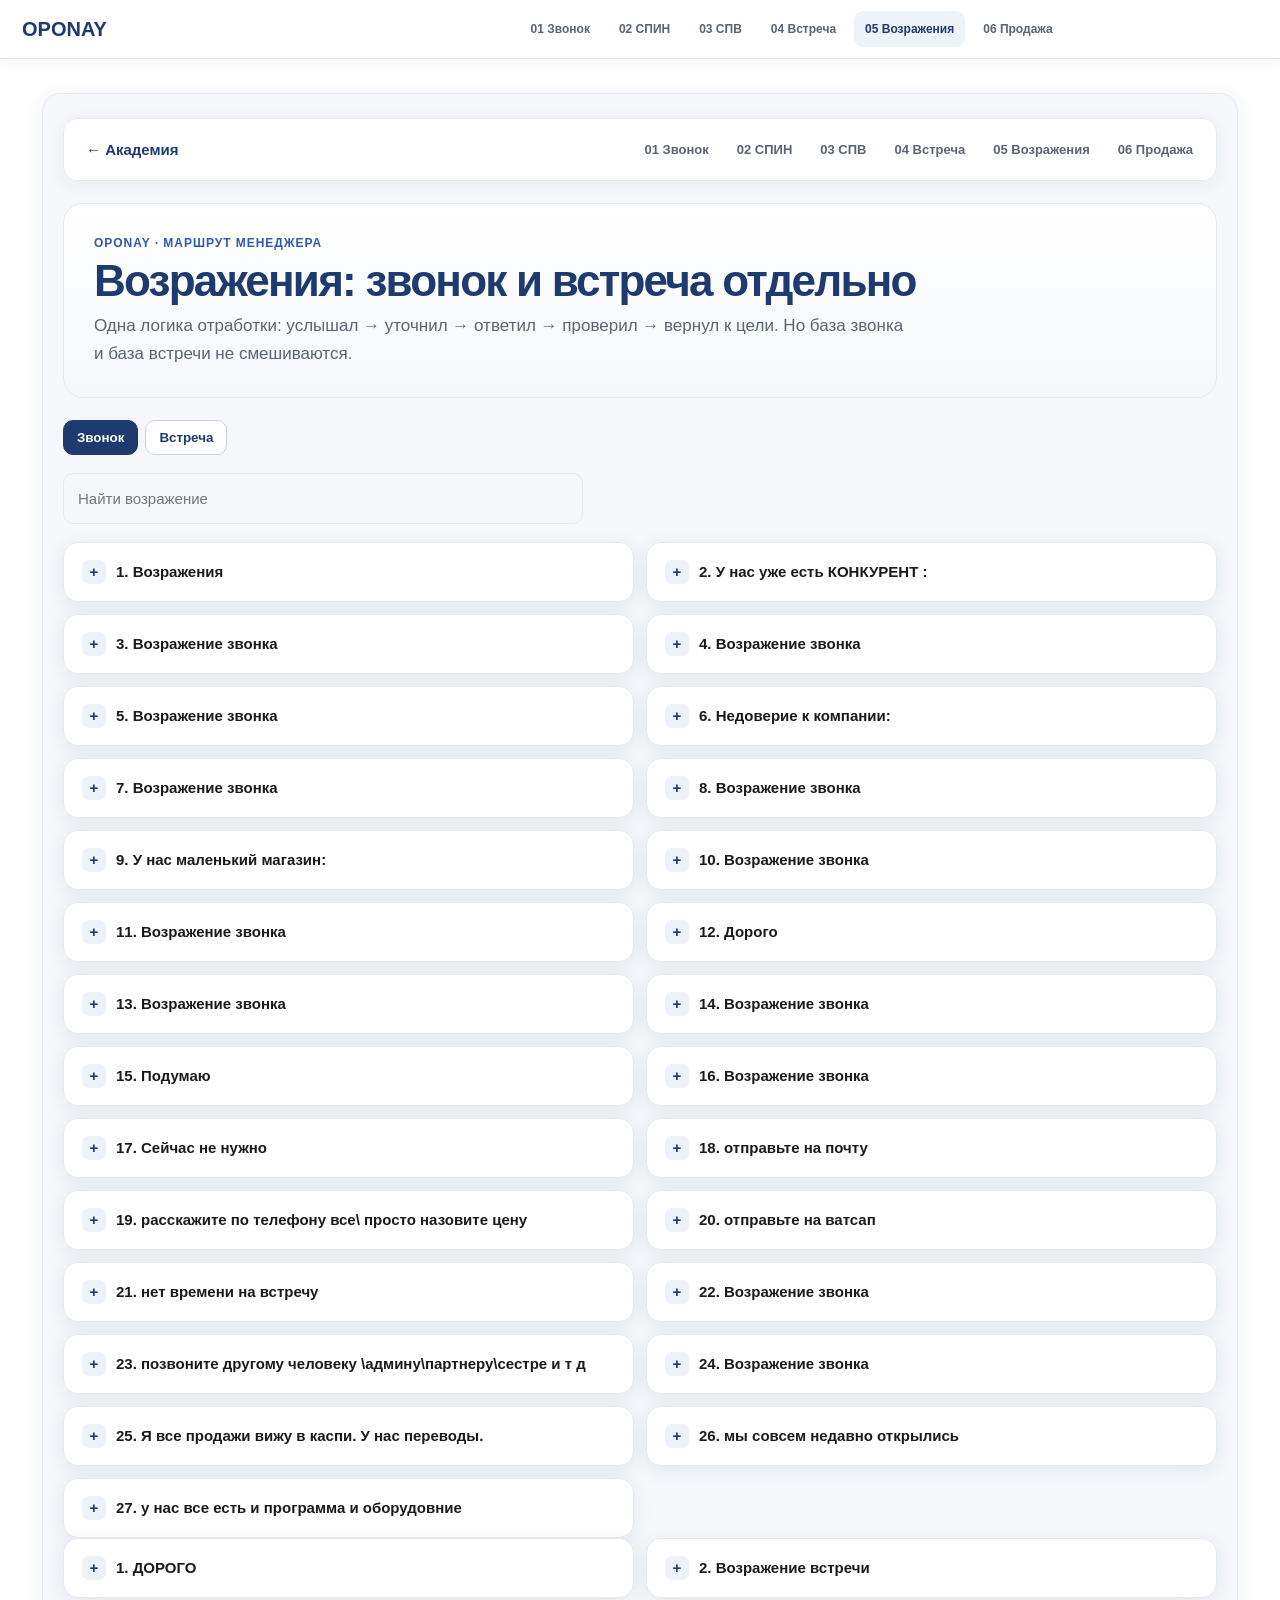
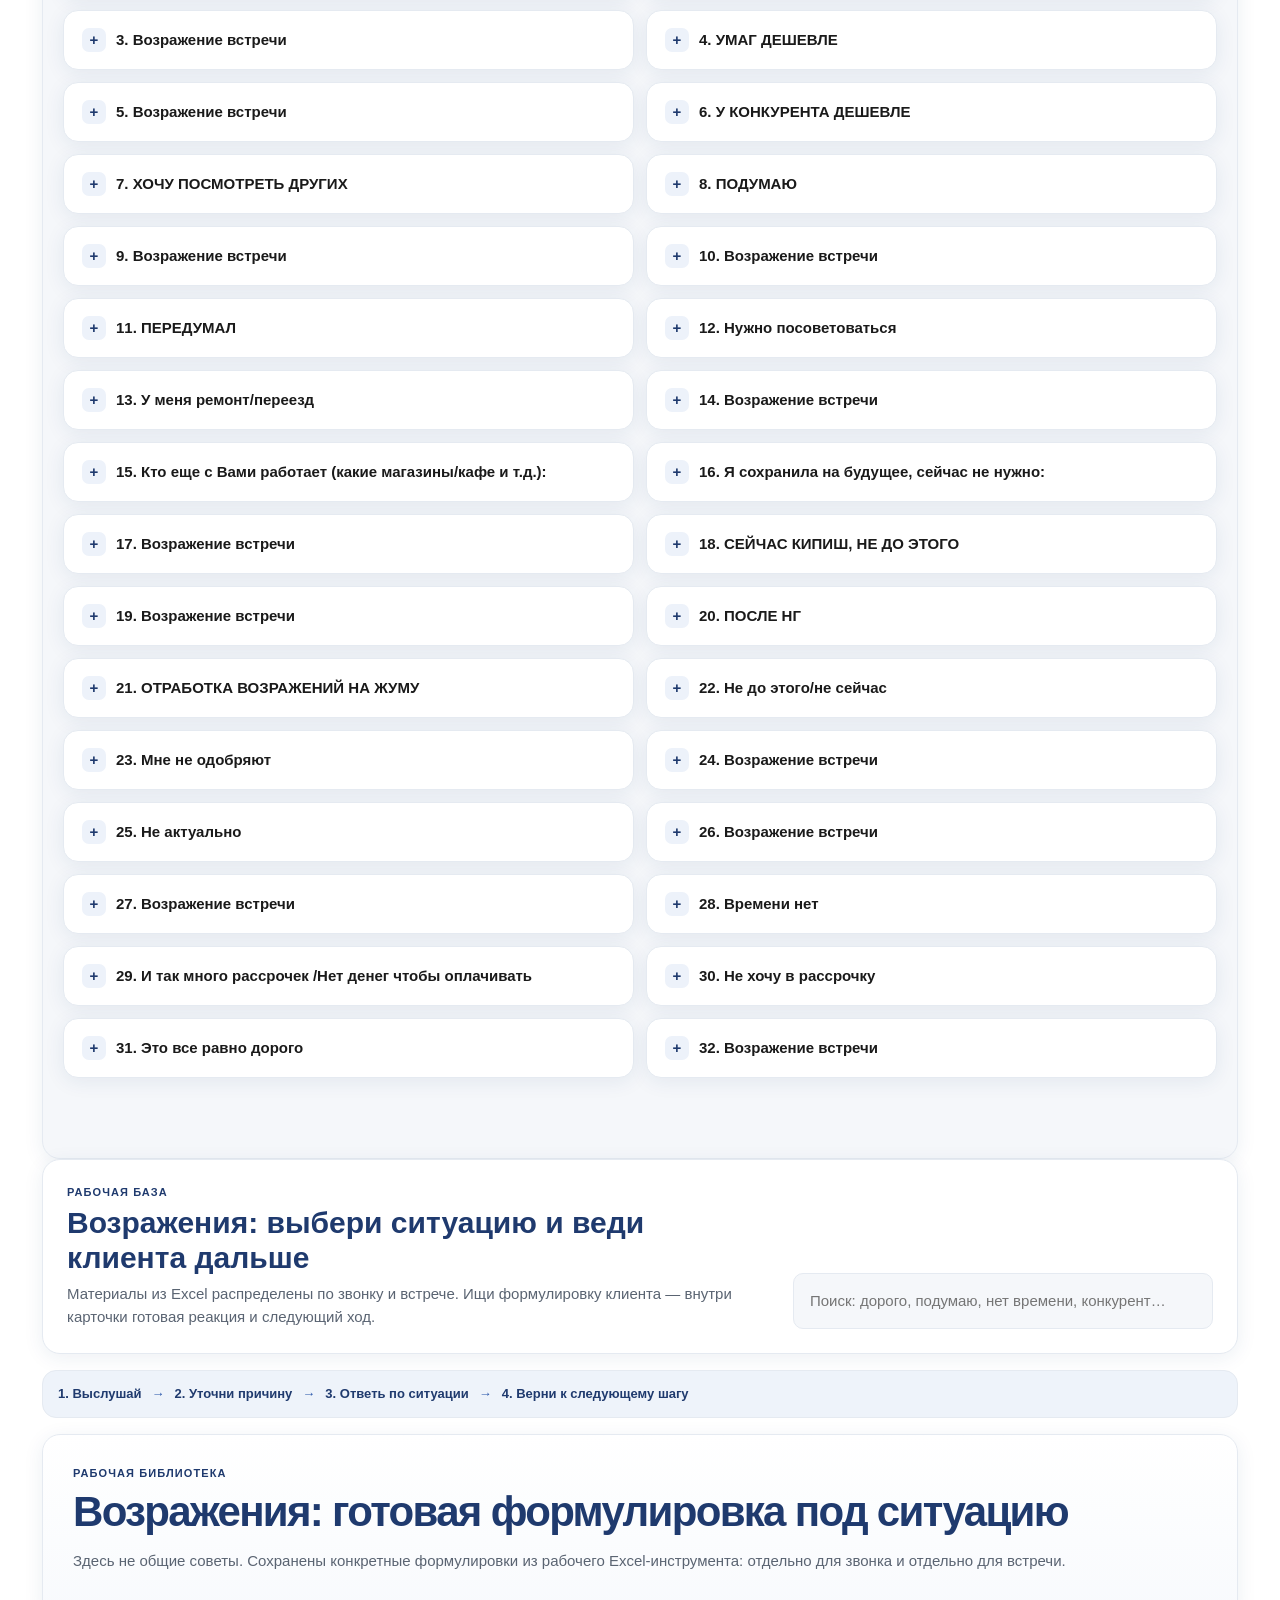
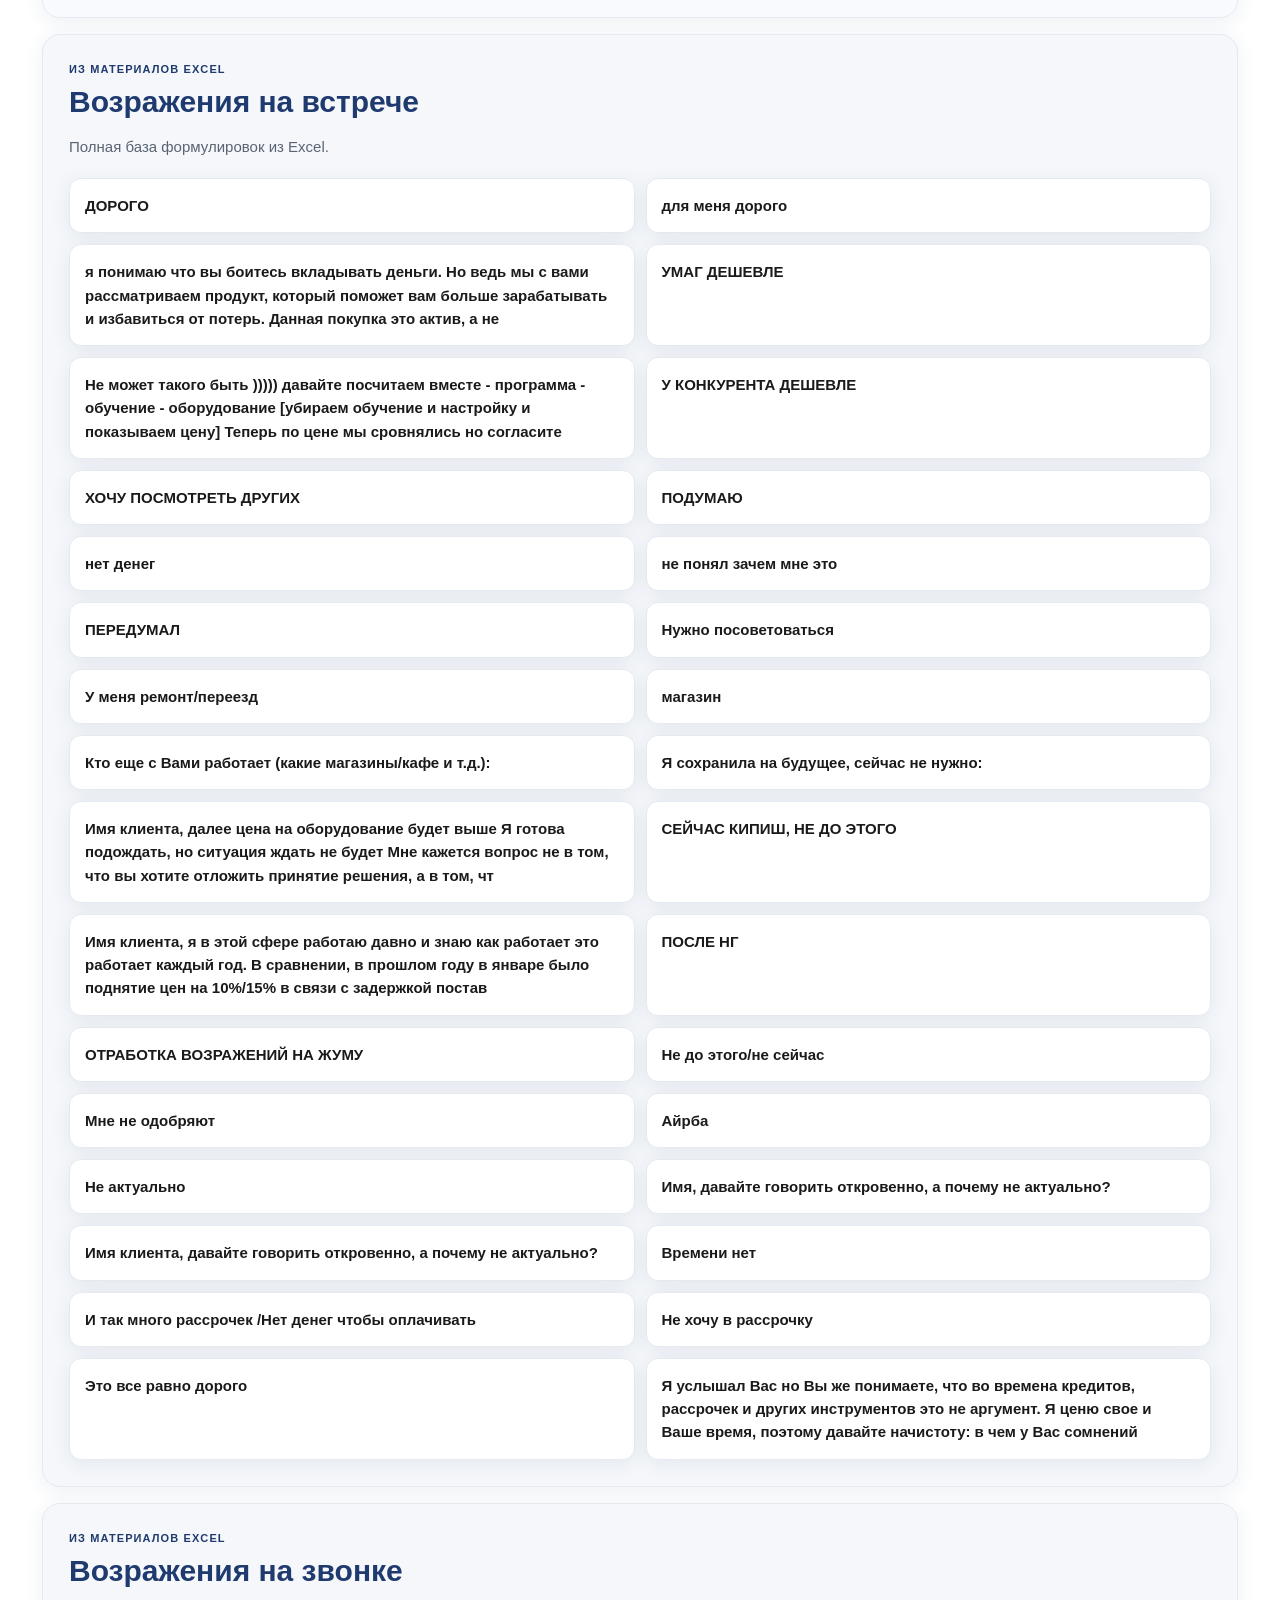
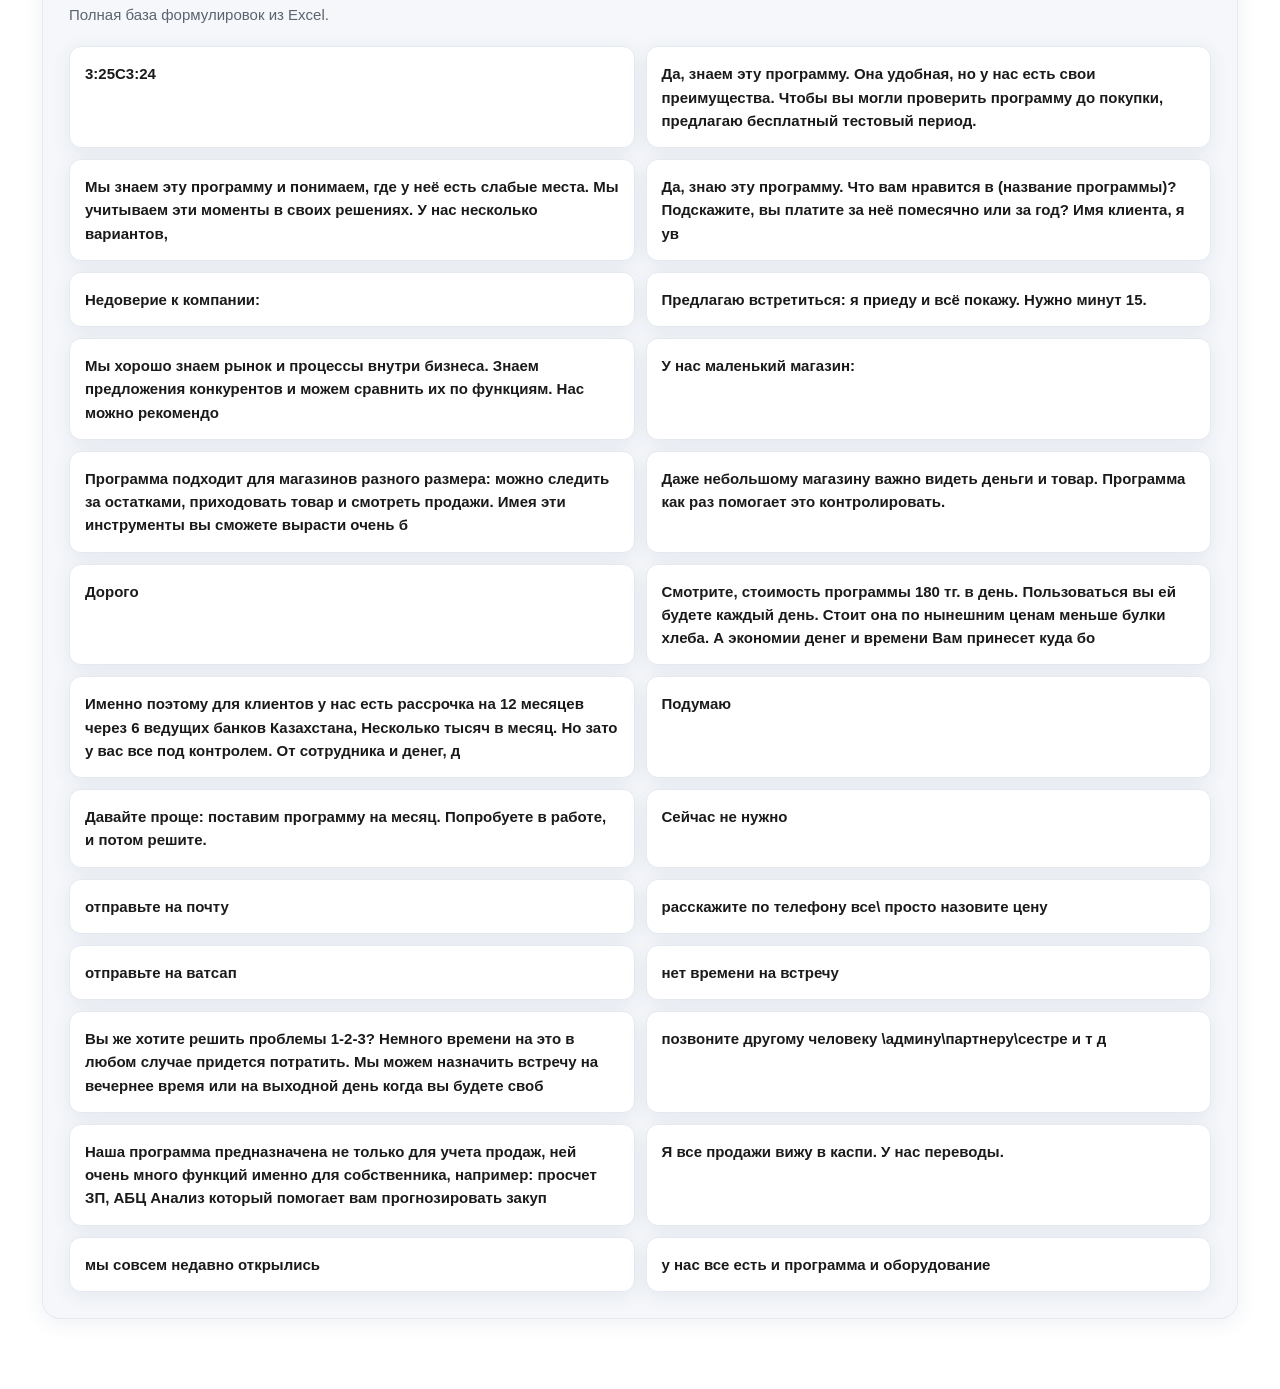
<file: objections.html>
<!DOCTYPE html>
<html lang="ru"><head><meta charset="utf-8"/><meta content="width=device-width,initial-scale=1" name="viewport"/><title>OPONAY — Возражения</title><style>:root{--p:#1F3A6E;--d:#152A52;--a:#2E5AAC;--bg:#fff;--l:#F5F7FA;--t:#1A1A1A;--m:#5A6472;--line:#E5EAF1}*{box-sizing:border-box}body{margin:0;font:15px/1.55 Inter,Arial,sans-serif;color:var(--t);background:var(--bg)}header{position:sticky;top:0;z-index:5;background:#fff;border-bottom:1px solid var(--line);padding:14px 22px}.nav{max-width:1240px;margin:auto;display:flex;gap:7px;align-items:center}.logo{font-size:20px;font-weight:900;color:var(--p);margin-right:auto}.nav a{padding:9px 11px;border-radius:9px;text-decoration:none;color:var(--m);font-size:12px;font-weight:800}.nav a.active,.nav a:hover{background:#EEF3FA;color:var(--p)}main{max-width:1240px;margin:auto;padding:34px 22px 70px}.hero{background:linear-gradient(180deg,#fff,#F8FAFD);border:1px solid var(--line);border-radius:18px;padding:30px;margin-bottom:16px}.kicker{font-size:11px;text-transform:uppercase;letter-spacing:.1em;font-weight:900;color:var(--a)}h1{font-size:42px;line-height:1.08;letter-spacing:-.04em;margin:7px 0 10px;color:var(--p)}h2{font-size:30px;line-height:1.15;color:var(--p);margin:7px 0}.hero p,section>p{color:var(--m)}section{background:var(--l);border:1px solid var(--line);border-radius:18px;padding:26px;margin-top:16px}.grid{display:grid;grid-template-columns:repeat(2,minmax(0,1fr));gap:11px;margin-top:20px}details{background:#fff;border:1px solid var(--line);border-radius:12px;overflow:hidden}summary{cursor:pointer;padding:15px;font-weight:800;color:var(--t);list-style:none}summary::-webkit-details-marker{display:none}.detail{border-top:1px solid var(--line);padding:4px 15px 15px}.row{padding-top:11px}.row small{display:block;color:var(--m);font-size:10px;text-transform:uppercase;letter-spacing:.08em;font-weight:800;margin-bottom:3px}.row div{font-size:14px}.back{display:inline-block;margin-top:20px;color:var(--p);font-weight:800;text-decoration:none}@media(max-width:760px){.nav{overflow:auto}.grid{grid-template-columns:1fr}main{padding:18px 12px 50px}h1{font-size:34px}section{padding:20px}.nav a{white-space:nowrap}}</style><style id="oponay-blue-system">:root{--primary:#1F3A6E!important;--dark:#152A52!important;--accent:#2E5AAC!important;--background:#FFFFFF!important;--light:#F5F7FA!important;--text-primary:#1A1A1A!important;--text-secondary:#5A6472!important;--line:#E5EAF1!important;--shadow:0 4px 20px rgba(31,58,110,.08)!important}body{background:var(--background)!important;color:var(--text-primary)!important}header{background:#fff!important;color:var(--text-primary)!important;border-color:var(--line)!important;box-shadow:0 2px 14px rgba(31,58,110,.05)}nav a,.nav a{color:var(--text-secondary)!important}nav a:hover,.nav a:hover,nav a.active,.nav a.active{background:#EEF3FA!important;color:var(--primary)!important}.hero,.panel,.card,.lesson,.block,.box,section,details{border-color:var(--line)!important;box-shadow:var(--shadow)}h1,h2,h3,.logo{color:var(--primary)!important}p,li,small,.muted{color:var(--text-secondary)}button,.btn,.primary{border-radius:10px!important}.primary,button.primary{background:var(--primary)!important;color:#fff!important}.secondary{background:#fff!important;color:var(--primary)!important;border:2px solid var(--primary)!important}input,textarea,select{background:#F5F7FA!important;border-color:var(--line)!important;color:var(--text-primary)!important;border-radius:10px!important}details{background:#fff!important}summary{color:var(--text-primary)!important}.accent,.kicker,.eyebrow{color:var(--accent)!important}.section.light,section{background:#F5F7FA}.pill,.tag{background:#EEF3FA!important;color:var(--primary)!important}@media(max-width:700px){body{overflow-x:hidden}main{max-width:100%!important}.grid,.cards,.feature-grid{grid-template-columns:1fr!important}.nav,nav{overflow-x:auto;-webkit-overflow-scrolling:touch}.nav a,nav a{white-space:nowrap}.hero{padding:22px!important}h1{font-size:clamp(34px,9vw,48px)!important}h2{font-size:clamp(26px,7vw,36px)!important}}</style><style>.objection-tools{display:grid;grid-template-columns:1fr 420px;gap:24px;align-items:end;background:#fff;border:1px solid #E5EAF1;border-radius:18px;padding:24px;margin-bottom:16px;box-shadow:0 4px 20px rgba(31,58,110,.08)}.objection-tools h2{margin:5px 0 7px}.objection-tools p{margin:0;color:#5A6472}.objection-tools input{width:100%;padding:15px 16px;border:1px solid #E5EAF1;background:#F5F7FA;border-radius:10px;font:inherit;outline:none}.objection-tools input:focus{border-color:#1F3A6E;box-shadow:0 0 0 3px rgba(31,58,110,.1)}.objection-flow{display:flex;gap:10px;align-items:center;flex-wrap:wrap;background:#EEF3FA;border:1px solid #E5EAF1;border-radius:14px;padding:13px 15px;margin-bottom:16px;color:#1F3A6E;font-size:13px;font-weight:800}.objection-flow b{color:#2E5AAC}@media(max-width:760px){.objection-tools{grid-template-columns:1fr}.objection-flow{gap:7px;font-size:12px}}</style><link href="p0-ui.css" rel="stylesheet"/><link href="p1-ui.css" rel="stylesheet"/><link href="oponay-qa.css" rel="stylesheet"/><style id="oponay-common-header">
.topbar{position:sticky;top:0;z-index:20;background:#fff;border-bottom:1px solid #E5EAF1;box-shadow:0 2px 14px rgba(31,58,110,.05);padding:0 22px}
.topbar .brand{display:inline-flex;align-items:center;text-decoration:none;color:#1F3A6E;font-weight:900;font-size:20px;min-height:58px;margin-right:auto}
.topbar{display:flex;align-items:center;gap:24px}
.topbar .toplinks{max-width:1240px;margin:0 auto;display:flex;align-items:center;gap:7px;overflow-x:auto;min-height:58px}
.topbar .toplinks a{padding:9px 11px;border-radius:9px;text-decoration:none;color:#5A6472;font-size:12px;font-weight:800;white-space:nowrap}
.topbar .toplinks a:hover,.topbar .toplinks a.active{background:#EEF3FA;color:#1F3A6E}
@media(max-width:760px){.topbar{padding:0 10px;gap:8px}.topbar .brand{font-size:18px}.topbar .toplinks{min-height:54px}.topbar .toplinks a{font-size:11px;padding:8px 9px}}
</style><link rel="stylesheet" href="oponay-blue.css"></head><body><header class="topbar"><a class="brand" href="index.html">OPONAY</a><nav class="toplinks"><a href="1.0.html">01 Звонок</a><a href="spin.html">02 СПИН</a><a href="spv.html">03 СПВ</a><a href="meeting.html">04 Встреча</a><a class="active" href="objections.html">05 Возражения</a><a href="meeting.html#sale">06 Продажа</a></nav></header><main><div data-p0-page="objections" id="p0-app"></div><div class="objection-tools"><div><div class="kicker">Рабочая база</div><h2>Возражения: выбери ситуацию и веди клиента дальше</h2><p>Материалы из Excel распределены по звонку и встрече. Ищи формулировку клиента — внутри карточки готовая реакция и следующий ход.</p></div><input aria-label="Поиск возражения" id="obSearch" placeholder="Поиск: дорого, подумаю, нет времени, конкурент…"/></div><div class="objection-flow"><span>1. Выслушай</span><b>→</b><span>2. Уточни причину</span><b>→</b><span>3. Ответь по ситуации</span><b>→</b><span>4. Верни к следующему шагу</span></div><div class="hero"><div class="kicker">Рабочая библиотека</div><h1>Возражения: готовая формулировка под ситуацию</h1><p>Здесь не общие советы. Сохранены конкретные формулировки из рабочего Excel-инструмента: отдельно для звонка и отдельно для встречи.</p></div><section><div class="kicker">Из материалов Excel</div><h2>Возражения на встрече</h2><p>Полная база формулировок из Excel.</p><div class="grid"><details><summary>ДОРОГО</summary><div class="detail"><div class="row"><small>Тема</small><div>ДОРОГО</div></div><div class="row"><small>Вопрос / реакция</small><div>Дорого в сравнении с чем?</div></div><div class="row"><small>Контекст</small><div>умаг</div></div><div class="row"><small>Ответ</small><div>Не может такого быть ))))) давайте посчитаем вместе - программа - обучение - оборудование [убираем обучение и настройку и показываем цену] Теперь по цене мы сровнялись но согласитесь на самом дешевом оборудовании и без обучения работать страшно и точно не эффективно?Я уверен есть смысл поставить один качественный продукт и зарабатывать, чем сэкономить и перестать пользоваться. Что думаете?</div></div></div></details><details><summary>для меня дорого</summary><div class="detail"><div class="row"><small>Контекст</small><div>для меня дорого</div></div><div class="row"><small>Ответ</small><div>я понимаю что для предпринимателя вытаскивать такую сумму из оборота может быть накладно. Именно поэтому у нас есть возможность приобрети все в рассрочку через каспи и жусан от 3-24 месяцев. У вас есть проблемы а у нас решения,которые помогут вам зарабатывать в разы больше,и данную рассрочку вы быстро закроете. Давайте попробуем оформиться?</div></div></div></details><details><summary>я понимаю что вы боитесь вкладывать деньги. Но ведь мы с вами рассматриваем продукт, который поможет вам больше зарабатывать и избавиться от потерь. Данная покупка это актив, а не </summary><div class="detail"><div class="row"><small>Ответ</small><div>я понимаю что вы боитесь вкладывать деньги. Но ведь мы с вами рассматриваем продукт, который поможет вам больше зарабатывать и избавиться от потерь. Данная покупка это актив, а не пассив который просто стоит.Что думаете?</div></div></div></details><details><summary>УМАГ ДЕШЕВЛЕ</summary><div class="detail"><div class="row"><small>Тема</small><div>УМАГ ДЕШЕВЛЕ</div></div><div class="row"><small>Вопрос / реакция</small><div>Я знаю эту программу, совсем недавно я подключил двух новых клиентов которые перешли с умага. Понимаю что благодаря тому что они много у кого стоят, кажется что это лучшее решение. Но на деле мы предоставляем поэтапное обучение, что позволит вам эффективно работать, наша программа создавалась специально под вашу нишу и при любых вопросах именно мы всегда на связи так как у вас будет личный техник.Никто в казахстане не может предоставить подобный сервис.Я уверен есть смысл поставить один качественный продукт и зарабатывать, чем сэкономить и перестать пользоваться. Что думаете?</div></div></div></details><details><summary>Не может такого быть ))))) давайте посчитаем вместе - программа - обучение - оборудование [убираем обучение и настройку и показываем цену] Теперь по цене мы сровнялись но согласите</summary><div class="detail"><div class="row"><small>Вопрос / реакция</small><div>Не может такого быть ))))) давайте посчитаем вместе - программа - обучение - оборудование [убираем обучение и настройку и показываем цену] Теперь по цене мы сровнялись но согласитесь на самом дешевом оборудовании и без обучения работать страшно и точно не эффективно?Я уверен есть смысл поставить один качественный продукт и зарабатывать, чем сэкономить и перестать пользоваться. Что думаете?</div></div></div></details><details><summary>У КОНКУРЕНТА ДЕШЕВЛЕ</summary><div class="detail"><div class="row"><small>Тема</small><div>У КОНКУРЕНТА ДЕШЕВЛЕ</div></div><div class="row"><small>Вопрос / реакция</small><div>Я понимаю что вопрос цены для предпринимателя важен, так как вы хотите сэкономить для большей прибыли, но благодаря покупки именно нашей программы вы экономите больше чем 30-50 тыс тенге, так как 2 этапное обучение уже входит в стоимость и поддержка у нас постоянная. Давайте посмотрим в разрезе вашего бизнеса в среднем на воровстве вы теряете около 10% прибыли, сложности на кассе уменьшают возвращаемость покупателей а ручной просчет зп крадет ваше время. Я уверен есть смысл поставить один качественный продукт и зарабатывать, чем сэкономить и перестать пользоваться. Что думаете?</div></div></div></details><details><summary>ХОЧУ ПОСМОТРЕТЬ ДРУГИХ</summary><div class="detail"><div class="row"><small>Тема</small><div>ХОЧУ ПОСМОТРЕТЬ ДРУГИХ</div></div><div class="row"><small>Вопрос / реакция</small><div>Как я говорил ранее я професионал, и знаю условия каждой компании на рынке автоматизации. Мы можем с вами вместе разобрать любую программу, даже заходя на официальные сайты. Кого хотите посмотреть?</div></div></div></details><details><summary>ПОДУМАЮ</summary><div class="detail"><div class="row"><small>Тема</small><div>ПОДУМАЮ</div></div><div class="row"><small>Вопрос / реакция</small><div>[Имя клиента], давайте говорить откровенно, Я в этом бизнесе уже более года работаю и знаю, что когда мне говорят подумаю, либо я не донес ценность либо вам просто сейчас это не нужно, У ВАС что?</div></div><div class="row"><small>Контекст</small><div>не нужно</div></div></div></details><details><summary>нет денег</summary><div class="detail"><div class="row"><small>Контекст</small><div>нет денег</div></div><div class="row"><small>Ответ</small><div>я понимаю что для предпринимателя вытаскивать такую сумму из оборота может быть накладно. Именно поэтому у нас есть возможность приобрети все в рассрочку через каспи и жусан от 3-24 месяцев. У вас есть проблемы а у нас решения,которые помогут вам зарабатывать в разы больше,и данную рассрочку вы быстро закроете. Давайте попробуем оформиться?</div></div></div></details><details><summary>не понял зачем мне это</summary><div class="detail"><div class="row"><small>Контекст</small><div>не понял зачем мне это</div></div><div class="row"><small>Ответ</small><div>давайте разберем еще раз проблемы и их последствия которые есть в вашем бизнесе</div></div></div></details><details><summary>ПЕРЕДУМАЛ</summary><div class="detail"><div class="row"><small>Тема</small><div>ПЕРЕДУМАЛ</div></div><div class="row"><small>Вопрос / реакция</small><div>Имя клиента] как же? Правильно я понимаю что вы готовы к скорому закрытию бизнеса? Ведь продолжая работать в том же формате вы теряете деньги и время контролируя все вручную?</div></div></div></details><details><summary>Нужно посоветоваться</summary><div class="detail"><div class="row"><small>Тема</small><div>Нужно посоветоваться</div></div><div class="row"><small>Вопрос / реакция</small><div>[имя клиента]Я понял, скажите пожалуйста именно вы сами хотите поставить автоматизацию?Давайте мы поступим проще, давайте назначим вторую встречу с вами и с __________, и я еще раз расскажу и покажу программу. Будем работать в команде и сможем убедить __________ в необходимости автоматизауции. Я уверен есть смысл поставить один качественный продукт и зарабатывать, чем сэкономить и перестать пользоваться. Что думаете?</div></div></div></details><details><summary>У меня ремонт/переезд</summary><div class="detail"><div class="row"><small>Тема</small><div>У меня ремонт/переезд</div></div><div class="row"><small>Вопрос / реакция</small><div>кафе</div></div><div class="row"><small>Контекст</small><div>Понимаю, вас, Вы сейчас тратите много денег и усилий для подготовки Вашего заведения к открытию. Хотела Вас заранее предупредить, что для автоматизации кафе необходимо будет протянуть кабель, с кухни до зала. Для того чтобы, после ремонта у Вас кабель просто так не торчал, и не было таких проблем, как: сотрудник задел кабель, оторвал или выдернул, в случае чего сигнал не будет доходить до принтера, или в целом работать оборудование. Лучше будет его заранее протянуть и скрыть, во время ремонта</div></div></div></details><details><summary>магазин</summary><div class="detail"><div class="row"><small>Вопрос / реакция</small><div>магазин</div></div><div class="row"><small>Контекст</small><div>Понимаю, вас, Вы сейчас тратите много денег и усилий для подготовки Вашего магазина к открытию, так как у Вас товар уже приехал, Вам будет удобнее заранее подготовить товарную базу, чтобы к моменту открытия все было готово. И Вам не приходилось во время обслуживания клиента, забивать товар и вести вручную. А оборудование уже можем привезти и установить уже к моменту открытия</div></div></div></details><details><summary>Кто еще с Вами работает (какие магазины/кафе и т.д.):</summary><div class="detail"><div class="row"><small>Тема</small><div>Кто еще с Вами работает (какие магазины/кафе и т.д.):</div></div><div class="row"><small>Вопрос / реакция</small><div>К сожалению мы не можем предоставить Вам информацию о наших клиентах, так как она является конфиденциальной по договору. Который также подпишем и с Вами. О качестве нашей работы, Вы можете ознакомиться в нашем: 2Гис, инстаграмме, которые наши клиенты сами оставили</div></div></div></details><details><summary>Я сохранила на будущее, сейчас не нужно:</summary><div class="detail"><div class="row"><small>Тема</small><div>Я сохранила на будущее, сейчас не нужно:</div></div><div class="row"><small>Вопрос / реакция</small><div>Хорошо, (имя клиента), но мы же с Вами разобрали, что СЕЙЧАС в Вашем бизнесе есть, проблемы: 1, 2, 3…<br/>Как Вы думаете, что произойдет с Вашим бизнесом, если Вы не будете решать их Сейчас. Ведь не просто так Вы оставили заявку/Согласились на встречу. А чтобы решить проблемы!<br/>Давайте я к Вам приеду и мы вместе с Вами посмотрим программу и я покажу, что благодаря ней, я помогу Вам с решением и ведением учета и облегчу жизнь, освобождая Ваше драгоценное время для:<br/>1) расширения бизнеса✅<br/>2) времени уделенного для себя✅<br/>3) время провождения с семьей✅</div></div></div></details><details><summary>Имя клиента, далее цена на оборудование будет выше
Я готова подождать, но ситуация ждать не будет
Мне кажется вопрос не в том, что вы хотите отложить принятие решения, а в том, чт</summary><div class="detail"><div class="row"><small>Вопрос / реакция</small><div>Имя клиента, далее цена на оборудование будет выше<br/>Я готова подождать, но ситуация ждать не будет<br/>Мне кажется вопрос не в том, что вы хотите отложить принятие решения, а в том, что у вас остались дополнительные вопросы.<br/>Я немного удивлена. Обычно клиенты, которые знают ценность нашего предложения так не говорят. Как я понимаю, у вас остались дополнительные вопросы?</div></div></div></details><details><summary>СЕЙЧАС КИПИШ, НЕ ДО ЭТОГО</summary><div class="detail"><div class="row"><small>Тема</small><div>СЕЙЧАС КИПИШ, НЕ ДО ЭТОГО</div></div><div class="row"><small>Вопрос / реакция</small><div>Как не до этого? Именно поэтому я и звоню, что вы могли максимально освободить себя от рутинных задач и уделить больше времени своей семье и лично себе<br/><br/>Вот представьте, у какого бизнесмена больше личного свободного времени, тот кто поставил учет и может удаленно все контролировать, либо тот кто тратит все свое время на контроль мелочей? Когда это может делать машина <br/><br/>как, думаете ,это скажется на вашем состоянии и бизнесе?<br/><br/>Вы ведь и так решили приобретать у нас, что вас останавливает приобрести сейчас, а установку сделать в январе? <br/><br/>Мы можем сразу отгрузить оборудование, а обучение сделать потом когда вам будет удобно <br/><br/>Сейчас рассрочка на 12 месяцев, вы же понимаете что это копейки за ваше спокойствие, свободное время и точный контроль. <br/><br/>Давайте попробуем оформиться?</div></div></div></details><details><summary>Имя клиента, я в этой сфере работаю давно и знаю как работает это работает каждый год. В сравнении, в прошлом году в январе было поднятие цен на 10%/15% в связи с задержкой постав</summary><div class="detail"><div class="row"><small>Вопрос / реакция</small><div>Имя клиента, я в этой сфере работаю давно и знаю как работает это работает каждый год. <br/>В сравнении, в прошлом году в январе было поднятие цен на 10%/15% в связи с задержкой поставки и нехватки оборудования, так и в предыдущие года. <br/><br/>Я действительно хочу, чтобы вы успели все приобрести именно сейчас по самым выгодным, учитывая наши новогодние скидки, а в январе, как будет тихо и у вас будет время, мы сможем запланировать установку. <br/><br/>У нас сейчас ВСЕ клиенты берут на январь, так как в январе декларация, контроль и тд, давайте забронируем время на январь?</div></div></div></details><details><summary>ПОСЛЕ НГ</summary><div class="detail"><div class="row"><small>Тема</small><div>ПОСЛЕ НГ</div></div><div class="row"><small>Вопрос / реакция</small><div>Правильно ли я понимаю, что после праздников появится что-то такое, что точно заставит вас купить у нас? <br/>Большинство клиентов отлично экономят, специально поджидая наши новогодние акции. Давайте посчитаем… сколько вы сэкономите , если вы купите автоматизацию сейчас? <br/><br/>Вы ведь и так решили приобретать у нас, что вас останавливает приобрести сейчас, а установку сделать в январе? <br/><br/>Мы можем сразу отгрузить оборудование, а обучение сделать потом когда вам будет удобно <br/><br/>Сейчас рассрочка на 12 месяцев, вы же понимаете что это копейки за ваше спокойствие, свободное время и точный контроль. <br/><br/>Давайте попробуем оформиться?</div></div></div></details><details><summary>ОТРАБОТКА ВОЗРАЖЕНИЙ НА ЖУМУ</summary><div class="detail"><div class="row"><small>Тема</small><div>ОТРАБОТКА ВОЗРАЖЕНИЙ НА ЖУМУ</div></div></div></details><details><summary>Не до этого/не сейчас</summary><div class="detail"><div class="row"><small>Тема</small><div>Не до этого/не сейчас</div></div><div class="row"><small>Вопрос / реакция</small><div>Почему? А когда если не сейчас? <br/><br/>Наши клиенты месяцами ждали эту рассрочку чтобы купить сейчас , а саму установку планируют поставить на январь, когда будет тишина <br/><br/>Мы можем сразу отгрузить оборудование, а обучение сделать потом когда вам будет удобно <br/><br/>Сейчас рассрочка на 24 месяца, вы же понимаете что это копейки за ваше спокойствие, свободное время и точный контроль. <br/><br/>Давайте попробуем оформиться?</div></div></div></details><details><summary>Мне не одобряют</summary><div class="detail"><div class="row"><small>Тема</small><div>Мне не одобряют</div></div><div class="row"><small>Вопрос / реакция</small><div>на другого</div></div><div class="row"><small>Контекст</small><div>Хорошо, но ведь у вас есть сейчас проблемы с учетом , а у нас готовые решения этих проблем, которые помогут вам зарабатывать в разы больше. <br/>Подскажите есть ли кто то может оформиться за вас? Вы же предприниматель, Вам сказать сколько у нас оформленных рассрочек на родственников. А у большинства бизнесменов куча своих кредитов для оборотки и других нужд бизнеса <br/><br/>А кассовое оборудование это актив, чтобы вам поднять прибыль, и контролировать деньги и управлять ими , чтобы Вам было проще<br/><br/>Давайте пробовать оформиться, что вас еще останавливает?</div></div></div></details><details><summary>Айрба</summary><div class="detail"><div class="row"><small>Вопрос / реакция</small><div>Айрба</div></div><div class="row"><small>Контекст</small><div>есть возможность рассмотреть рассрочку от 6 разных ведущих банков Казахстана. Давайте для начала просто посмотрим с Вами одобряемость через AirbaPay</div></div></div></details><details><summary>Не актуально</summary><div class="detail"><div class="row"><small>Тема</small><div>Не актуально</div></div><div class="row"><small>Вопрос / реакция</small><div>Не актуально в данный момент или вообще?</div></div><div class="row"><small>Контекст</small><div>Вы же понимаете, что те предприниматели, которые уже автоматизировались НИКОГДА не вернутся к ручному учету, <br/><br/>Вы же хотите, чтобы ваш бизнес рос и приносил больше дохода, давал больше свободного время и четко давал результаты?! Поэтому это не может быть НЕ актуально, поэтому в чем именно причина вашего отказа?</div></div></div></details><details><summary>Имя, давайте говорить откровенно, а почему не актуально?</summary><div class="detail"><div class="row"><small>Вопрос / реакция</small><div>Имя, давайте говорить откровенно, а почему не актуально?</div></div></div></details><details><summary>Имя клиента, давайте говорить откровенно, а почему не актуально?</summary><div class="detail"><div class="row"><small>Вопрос / реакция</small><div>Имя клиента, давайте говорить откровенно, а почему не актуально?</div></div></div></details><details><summary>Времени нет</summary><div class="detail"><div class="row"><small>Тема</small><div>Времени нет</div></div><div class="row"><small>Вопрос / реакция</small><div>Именно поэтому я и звоню, что вы могли максимально освободить себя от рутинных задач и уделить больше времени своей семье и лично себе<br/><br/>Вот представьте, у какого бизнесмена больше личного свободного времени, тот кто поставил учет и может удаленно все контролировать, либо тот кто тратит все свое время на контроль мелочей? Когда это может делать машина <br/><br/>как, думаете ,это скажется на вашем состоянии и бизнесе?<br/><br/>Наши клиенты месяцами ждали эту рассрочку чтобы выгодно приобрести комплект, и даже много таких кто планируют поставить учет в январе, когда будет тишина <br/><br/>Сейчас рассрочка на 24 месяца, вы же понимаете что это копейки за ваше спокойствие, свободное время и точный контроль. <br/><br/>Давайте попробуем оформиться? <br/>Мы можем сразу отгрузить оборудование, а обучение сделать потом когда вам будет удобно <br/><br/>Давайте попробуем оформиться?</div></div></div></details><details><summary>И так много рассрочек /Нет денег чтобы оплачивать</summary><div class="detail"><div class="row"><small>Тема</small><div>И так много рассрочек /Нет денег чтобы оплачивать</div></div><div class="row"><small>Вопрос / реакция</small><div>А что вы вообще планировали взять на капи жуму : айфон, Дайсон жене, зимние шины, ковер маме ? Это все пассив, который не приносит деньги, впервые жизни потратьте деньги на то что поможет вам брать все эти вещи за наличку<br/><br/>Да, я понимаю о чем вы, но скорее всего я не донес правильно информацию , какую пользу приносит наш продукт. Мне кажется, спокойствие вашей семьи стоит того. Каждая копейка будет оправдана <br/><br/>Так правильно, я вам говорю об инструменте с которым вы будете управлять финансами и вкладывать деньги и делать покупки выгодные для вас, потому что вы сможете контролировать прибыль , наглядно видеть результаты бизнеса помесячно , с которым вы избавитесь от кредитов, а комплект автоматизации будет стоить 500 тг в день <br/><br/>Что думаете? Пробуем оформляться?</div></div></div></details><details><summary>Не хочу в рассрочку</summary><div class="detail"><div class="row"><small>Тема</small><div>Не хочу в рассрочку</div></div><div class="row"><small>Вопрос / реакция</small><div>А почему? Ведь рассрочка позволяет не вытаскивать такую сумму из оборота, это может быть накладно для вас. <br/>Ведь эти деньги вы можете использовать в закупе прямо сейчас, наши клиенты ждали эту рассрочку месяцами, бизнесмен может сделать из 300к все 500к и зачем вкладывать эту сумму в оборудование, когда можно это превратить в 15к месяц без процентов и переплат и даже об этом не думать <br/>А взамен получить свободное время, точные результаты и стабильность. <br/>Когда если не сейчас. Пробуем оформляться или вы можете выделить бюджет на автоматизацию?</div></div></div></details><details><summary>Это все равно дорого</summary><div class="detail"><div class="row"><small>Тема</small><div>Это все равно дорого</div></div><div class="row"><small>Вопрос / реакция</small><div>А дорого в сравнении с чем? <br/>Я понимаю что вы боитесь вкладывать деньги. Но ведь мы с вами рассматриваем продукт, который поможет вам больше зарабатывать и избавиться от потерь. Представьте ,если всего лишь за 18000 тг в месяц уже с завтрашнего дня вы сможете контролировать свой магазин удаленно, замеряя все показатели продаж через телефон, уделяя больше времени своей семье и лично себе, как это скажется на вашем состоянии и бизнесе? Что думаете?</div></div></div></details><details><summary>Я услышал Вас но Вы же понимаете, что во времена кредитов, рассрочек и других инструментов это не аргумент. Я ценю свое и Ваше время, поэтому давайте начистоту: в чем у Вас сомнений</summary><div class="detail"><div class="row"><small>Вопрос / реакция</small><div>Я услышал Вас но Вы же понимаете, что во времена кредитов, рассрочек и других инструментов это не аргумент. Я ценю свое и Ваше время, поэтому давайте начистоту: в чем у Вас сомненийия? Продукт то реально крутой Давайте разложу и докажу что это копейки <br/>В среднем для контроля магазина на тетради и подведения отчетов требуется почти час времени в день, за неделю больше 5 часов, в месяц больше 2 рабочих дней только на сведение отчетов <br/>А с программой это можно сделать одной кнопкой и потратить 2 дня на более важные дела. <br/>Полный комплект стоит 18000 тг в месяц <br/>Подскажите в итоге ваш день будет стоить 7к или он по факту дороже? Я уверен что он дороже <br/><br/>Когда если не сейчас. Пробуем оформляться или вы можете выделить бюджет на автоматизацию?</div></div></div></details></div></section><section><div class="kicker">Из материалов Excel</div><h2>Возражения на звонке</h2><p>Полная база формулировок из Excel.</p><div class="grid"><details><summary>3:25C3:24</summary><div class="detail"><div class="row"><small>Тема</small><div>3:25C3:24</div></div><div class="row"><small>Возражение</small><div>У нас уже есть КОНКУРЕНТ :</div></div><div class="row"><small>Ответ</small><div>Это хорошо, что вы уже автоматизировались. Поэтому хочу показать, как у нас всё работает, чтобы вы могли сравнить. Мы работаем с собственным продуктом и программами отечественного производства. Поэтому предлагаем выгодные условия на рынке, с функционалом далеко не хуже конкурента.</div></div></div></details><details><summary>Да, знаем эту программу. Она удобная, но у нас есть свои преимущества. Чтобы вы могли проверить программу до покупки, предлагаю бесплатный тестовый период.</summary><div class="detail"><div class="row"><small>Ответ</small><div>Да, знаем эту программу. Она удобная, но у нас есть свои преимущества. Чтобы вы могли проверить программу до покупки, предлагаю бесплатный тестовый период.</div></div></div></details><details><summary>Мы знаем эту программу и понимаем, где у неё есть слабые места. Мы учитываем эти моменты в своих решениях. У нас несколько вариантов,</summary><div class="detail"><div class="row"><small>Ответ</small><div>Мы знаем эту программу и понимаем, где у неё есть слабые места. Мы учитываем эти моменты в своих решениях. У нас несколько вариантов, поэтому можем подобрать вариант именно под ваш бизнес, чтобы работать было проще.</div></div></div></details><details><summary>Да, знаю эту программу. Что вам нравится в (название программы)? Подскажите, вы платите за неё помесячно или за год? Имя клиента, я ув</summary><div class="detail"><div class="row"><small>Ответ</small><div>Да, знаю эту программу. Что вам нравится в (название программы)? Подскажите, вы платите за неё помесячно или за год? Имя клиента, думаю, наша программа вам тоже понравится, она как раз сделана для магазинов вроде вашего. Имя клиента, правильно понимаю, вы хотите решение поудобнее для своего бизнеса? Давайте встретимся. Завтра я буду недалеко от вашего магазина и покажу программу, на встрече мы с Вами сравним Вашу программу и нашу, думаю, после сравнения вам будет проще решить. Могу заехать завтра в 12:00. Будете в магазине?</div></div></div></details><details><summary>Недоверие к компании:</summary><div class="detail"><div class="row"><small>Возражение</small><div>Недоверие к компании:</div></div><div class="row"><small>Ответ</small><div>Мы работаем на рынке Казахстана уже три года. Наши продукты используют и за пределами Казахстана. Работаем и с небольшими точками, и с заведениями в несколько этажей.</div></div></div></details><details><summary>Предлагаю встретиться: я приеду и всё покажу. Нужно минут 15.</summary><div class="detail"><div class="row"><small>Ответ</small><div>Предлагаю встретиться: я приеду и всё покажу. Нужно минут 15.</div></div></div></details><details><summary>Мы хорошо знаем рынок и процессы внутри бизнеса. Знаем предложения конкурентов и можем сравнить их по функциям. Нас можно рекомендо</summary><div class="detail"><div class="row"><small>Ответ</small><div>Мы хорошо знаем рынок и процессы внутри бизнеса. Знаем предложения конкурентов и можем сравнить их по функциям. Нас можно рекомендовать! Мы ценим репутацию и стараемся держать хороший сервис. 85% клиентов продолжают работать с нами и продлевают уже третий год!</div></div></div></details><details><summary>У нас маленький магазин:</summary><div class="detail"><div class="row"><small>Возражение</small><div>У нас маленький магазин:</div></div><div class="row"><small>Ответ</small><div>Сейчас как раз можно подумать об автоматизации. Если хотите расти, учёт лучше поставить сразу. Нормальный учёт помогает контролировать остатки, продажи и снижать риск потерь.<br/>Давайте я к вам приеду и покажу, как программма может помочь вашему бизнесу расти и приносить больше прибыли? Вы сегодня до скольки будете?</div></div></div></details><details><summary>Программа подходит для магазинов разного размера: можно следить за остатками, приходовать товар и смотреть продажи. Имея эти инструменты вы сможете вырасти очень б</summary><div class="detail"><div class="row"><small>Ответ</small><div>Программа подходит для магазинов разного размера: можно следить за остатками, приходовать товар и смотреть продажи. С этими инструментами проще контролировать бизнес и расти.</div></div></div></details><details><summary>Даже небольшому магазину важно видеть деньги и товар. Программа как раз помогает это контролировать.</summary><div class="detail"><div class="row"><small>Ответ</small><div>Даже небольшому магазину важно видеть деньги и товар. Программа как раз помогает это контролировать.</div></div></div></details><details><summary>Дорого</summary><div class="detail"><div class="row"><small>Возражение</small><div>Дорого</div></div><div class="row"><small>Ответ</small><div>А с чем сравниваете? Давайте сравним по составу и условиям. Мы сами разрабатываем продукт, у нас есть несколько вариантов: с абонентской платой или бессрочный. Сначала поймём, что вам нужно, и подберём подходящий вариант.</div></div></div></details><details><summary>Смотрите, стоимость программы 180 тг. в день. Пользоваться вы ей будете каждый день. Стоит она по нынешним ценам меньше булки хлеба. А экономии денег и времени Вам принесет куда бо</summary><div class="detail"><div class="row"><small>Ответ</small><div>Смотрите, стоимость программы 180 тг. в день. Пользоваться вы ей будете каждый день. Стоит она по нынешним ценам меньше булки хлеба. А экономии денег и времени Вам принесет куда больше.</div></div></div></details><details><summary>Именно поэтому для клиентов у нас есть рассрочка на 12 месяцев через 6 ведущих банков Казахстана, Несколько тысяч в месяц. Но зато у вас все под контролем. От сотрудника и денег, д</summary><div class="detail"><div class="row"><small>Ответ</small><div>Именно поэтому для клиентов у нас есть рассрочка на 12 месяцев через 6 ведущих банков Казахстана, Несколько тысяч в месяц. Но зато у вас все под контролем. От сотрудника и денег, до каждого товара.</div></div></div></details><details><summary>Подумаю</summary><div class="detail"><div class="row"><small>Возражение</small><div>Подумаю</div></div><div class="row"><small>Ответ</small><div>Иван, давайте честно. Когда клиент говорит «подумаю», обычно либо я не до конца объяснила ценность, либо сейчас действительно не время. У вас какой вариант?</div></div></div></details><details><summary>Давайте проще: поставим программу на месяц. Попробуете в работе, и потом решите.</summary><div class="detail"><div class="row"><small>Ответ</small><div>Давайте проще: поставим программу на месяц. Попробуете в работе, и потом решите.</div></div></div></details><details><summary>Сейчас не нужно</summary><div class="detail"><div class="row"><small>Возражение</small><div>Сейчас не нужно</div></div><div class="row"><small>Ответ</small><div>Понял. А почему сейчас не нужно? Смотрите, программа подходит для бутика _________. Давайте я лучше покажу, что именно она даст вашему бизнесу. Сейчас я не предлагаю вам сразу покупать. Хочу встретиться и посмотреть, как у вас сейчас устроен учёт. Это поможет вам вопросах учета и даст возможность посмотреть на свой бизнес со стороны. Так как являюсь экспертом в этом области наша встреча принесет вам ясное понимание как масштабироваться и больше зарабатывать. Или это все вам тоже не надо?</div></div></div></details><details><summary>отправьте на почту</summary><div class="detail"><div class="row"><small>Возражение</small><div>отправьте на почту</div></div><div class="row"><small>Ответ</small><div>Готового предложения у меня сейчас нет: стоимость считаем под каждого клиента. Сначала нужно понять, что именно вам нужно. После заключения договора, у нас с вами будет совместная работа по внедрению этой автоматизации, и нам нужно понимать, каким образом у вас поставлен учет. и подстроиться под ваш процесс. Поэтому встреча нам необходима. Вам когда будет удобно встретиться?</div></div></div></details><details><summary>расскажите по телефону все\ просто назовите цену</summary><div class="detail"><div class="row"><small>Возражение</small><div>расскажите по телефону все\ просто назовите цену</div></div><div class="row"><small>Ответ</small><div>Программа стоит 85 000 тг в год, а по оборудованию нужно смотреть отдельно, потому что задачи у всех разные. На встрече зададим нужные вопросы и вместе посчитаем итоговую стоимость.</div></div></div></details><details><summary>отправьте на ватсап</summary><div class="detail"><div class="row"><small>Возражение</small><div>отправьте на ватсап</div></div><div class="row"><small>Ответ</small><div>Презентацию отправить можем, но обычно её некогда подробно смотреть. Поэтому лучше встретиться и показать только то, что нужно вашему бизнесу. Презентация – это общий документ, в котором просто информация о нашей компании и программах. Так мы не будем тратить ваше время на общую презентацию. Для того чтобы сэкономить ваше время и провести его максимально продуктивно, можем организовать встречу, на которой, мы точечно, покажем только те функции, которые нужны Вашему бизнесу! Завтра около 12:00 будете в магазине?</div></div></div></details><details><summary>нет времени на встречу</summary><div class="detail"><div class="row"><small>Возражение</small><div>нет времени на встречу</div></div><div class="row"><small>Ответ</small><div>Как раз поэтому и хочу встретиться — показать, как убрать часть рутины и контроля. Встреча займёт около 20 минут. Уверена что когда вы приняли решение начать свое дело, вы хотели больше заработка и больше свободного времени. Покажу инструмент, который может снять часть этой нагрузки. Встреча занимает 20 минут, и я буду завтра в вашем районе, после обеда сможете найти 20 минут?</div></div></div></details><details><summary>Вы же хотите решить проблемы 1-2-3? Немного времени на это в любом случае придется потратить. Мы можем назначить встречу на вечернее время или на выходной день когда вы будете своб</summary><div class="detail"><div class="row"><small>Ответ</small><div>Вы же хотите решить проблемы 1-2-3? Немного времени на это в любом случае придется потратить. Мы можем назначить встречу на вечернее время или на выходной день когда вы будете свободнее.</div></div></div></details><details><summary>позвоните другому человеку \админу\партнеру\сестре и т д</summary><div class="detail"><div class="row"><small>Возражение</small><div>позвоните другому человеку \админу\партнеру\сестре и т д</div></div><div class="row"><small>Ответ</small><div>Хорошо. Подскажите, кто этот человек и принимает ли он финансовые решения?</div></div></div></details><details><summary>Наша программа предназначена не только для учета продаж, ней очень много функций именно для собственника, например: просчет ЗП, АБЦ Анализ который помогает вам прогнозировать закуп</summary><div class="detail"><div class="row"><small>Ответ</small><div>Наша программа предназначена не только для учета продаж, ней очень много функций именно для собственника, например: просчет ЗП, АБЦ Анализ который помогает вам прогнозировать закуп, и многое другое. Поэтому важно встретиться именно с вами.Давайте выберем время</div></div></div></details><details><summary>Я все продажи вижу в каспи. У нас переводы.</summary><div class="detail"><div class="row"><small>Возражение</small><div>Я все продажи вижу в каспи. У нас переводы.</div></div><div class="row"><small>Ответ</small><div>Понимаю. Но в Kaspi вы видите переводы, а не всю картину по магазину: оборот, прибыль, зарплаты и остатки. У нашей программы большой функционал как раз для вашего магазина. Именно поэтому я вам звоню и хочу встретиться. Встреча бесплатная и займёт около 20 минут. Покажу, как это можно вести в одном месте. Когда вам будет удобно?</div></div></div></details><details><summary>мы совсем недавно открылись</summary><div class="detail"><div class="row"><small>Возражение</small><div>мы совсем недавно открылись</div></div><div class="row"><small>Ответ</small><div>Поздравляю с открытием! ___имя клиента______! Сейчас как раз удобно сразу настроить учёт. Вы же знаете, что по статистике каждый второй стартап закрывается! Правильный учет поможет вам избежать этого, а так же поможет расти! Как новичку в бизнесе вам будет полезно получить консультацию по учету, онлайн кассам и увеличения прибыли магазина, так как я буду в вашем районе. Часам к 15.00 будете в магазине, я к вам зайду?</div></div></div></details><details><summary>у нас все есть и программа и оборудование</summary><div class="detail"><div class="row"><small>Возражение</small><div>у нас все есть и программа и оборудование</div></div><div class="row"><small>Ответ</small><div>Отлично. Кроме программы и оборудования у нас есть камеры, антикражные ворота и охранные системы. Может, что-то из этого вам тоже нужно?</div></div></div></details></div></section></main><script>const s=document.getElementById('obSearch');if(s){s.addEventListener('input',()=>{const q=s.value.toLowerCase().trim();document.querySelectorAll('main details').forEach(d=>{d.style.display=!q||d.innerText.toLowerCase().includes(q)?'':'none'});});}</script><script src="p0-data.js"></script><script src="p0-app.js"></script>
<script>
(function(){
  document.documentElement.classList.add('oponay-runtime');
  const reduce = matchMedia('(prefers-reduced-motion: reduce)').matches;
  if(reduce) document.documentElement.classList.add('oponay-reduced-motion');

  // Current-page marker for any shared step navigation.
  const here = location.pathname.split('/').pop() || 'index.html';
  document.querySelectorAll('a[href]').forEach(a=>{
    const raw=(a.getAttribute('href')||'').split('#')[0];
    if(raw && raw===here) a.classList.add('oponay-current');
  });

  // Close native details cards when another card in the same group opens.
  document.querySelectorAll('[data-single-open]').forEach(group=>{
    group.addEventListener('toggle', e=>{
      if(!group.open) return;
      document.querySelectorAll('[data-single-open]').forEach(x=>{
        if(x!==group) x.removeAttribute('open');
      });
    });
  });

  // Escape closes open details and returns focus to the trigger.
  document.addEventListener('keydown', e=>{
    if(e.key!=='Escape') return;
    const open=[...document.querySelectorAll('details[open]')];
    if(open.length){ open.forEach(d=>d.removeAttribute('open')); }
  });

  // External hash navigation should land below sticky header.
  if(location.hash){
    requestAnimationFrame(()=>{
      const el=document.querySelector(location.hash);
      if(el) el.scrollIntoView({block:'start'});
    });
  }
})();
</script>
</body></html>
</file>
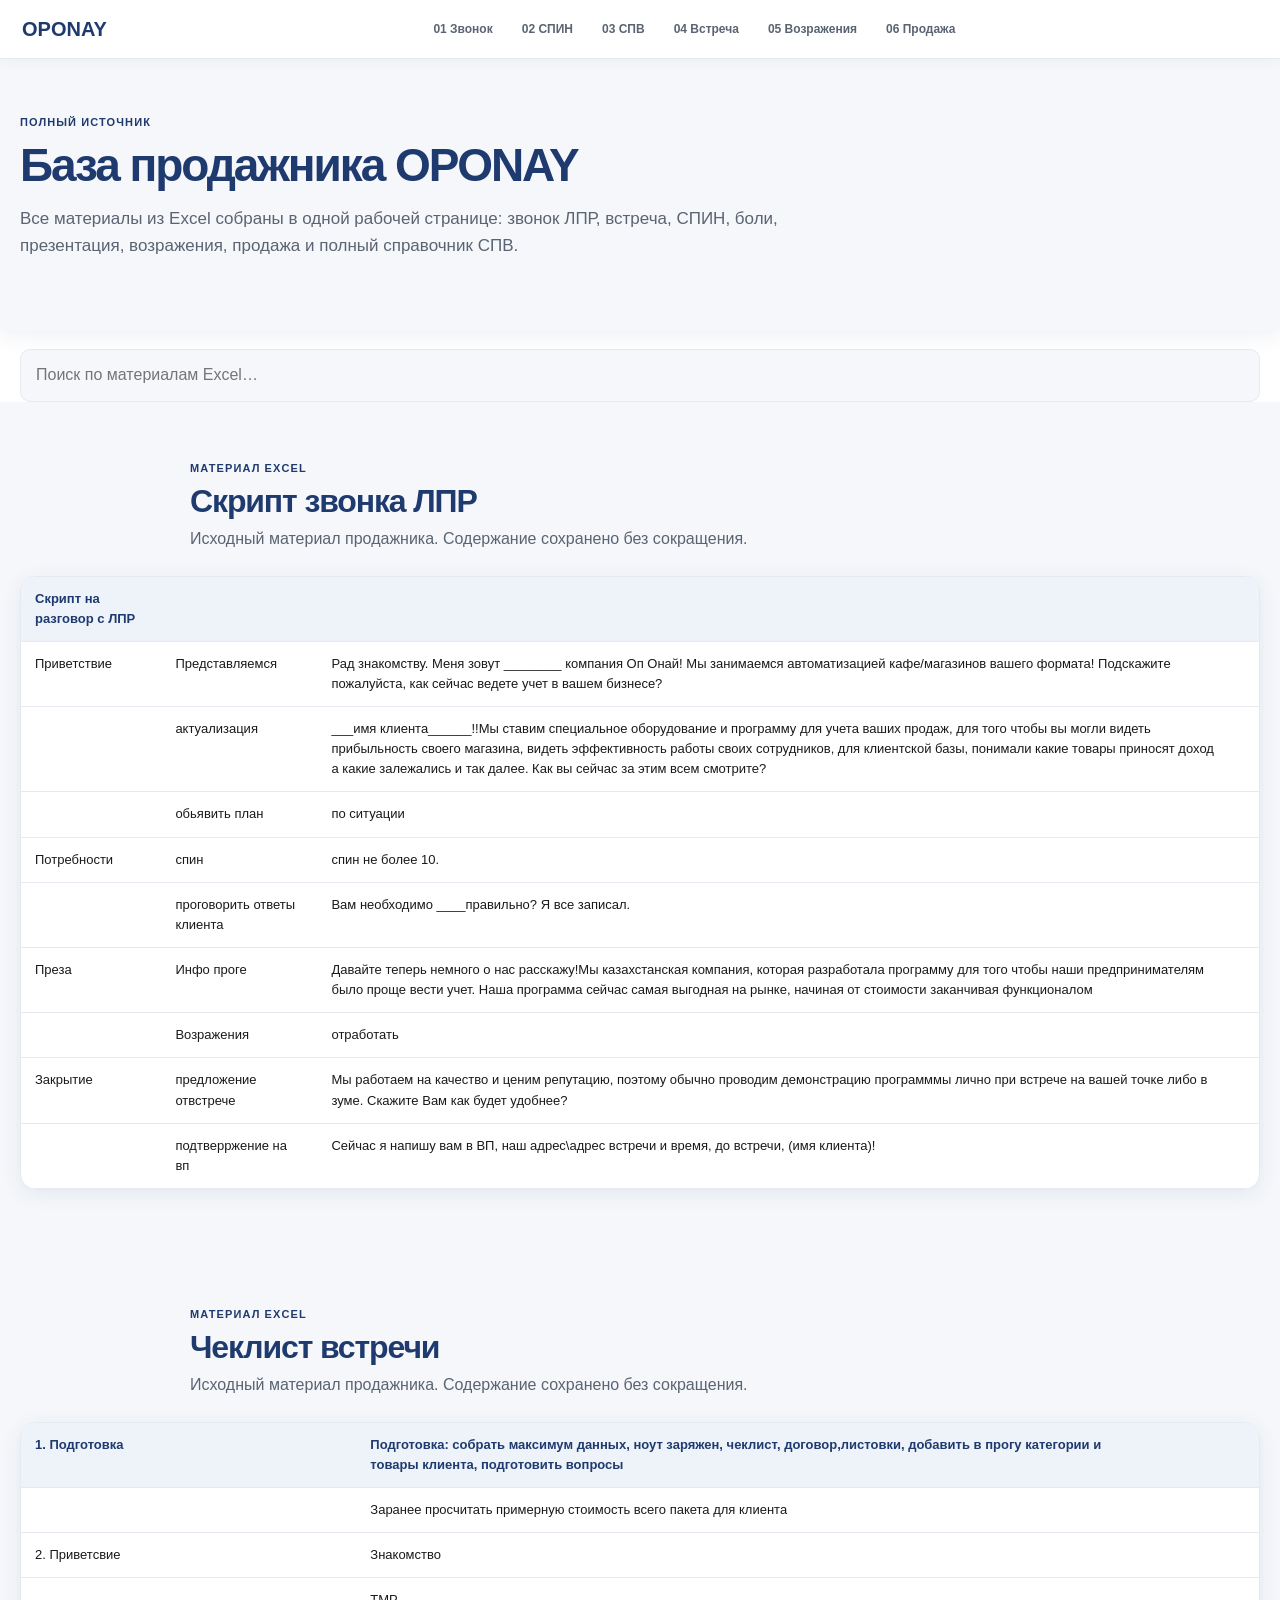
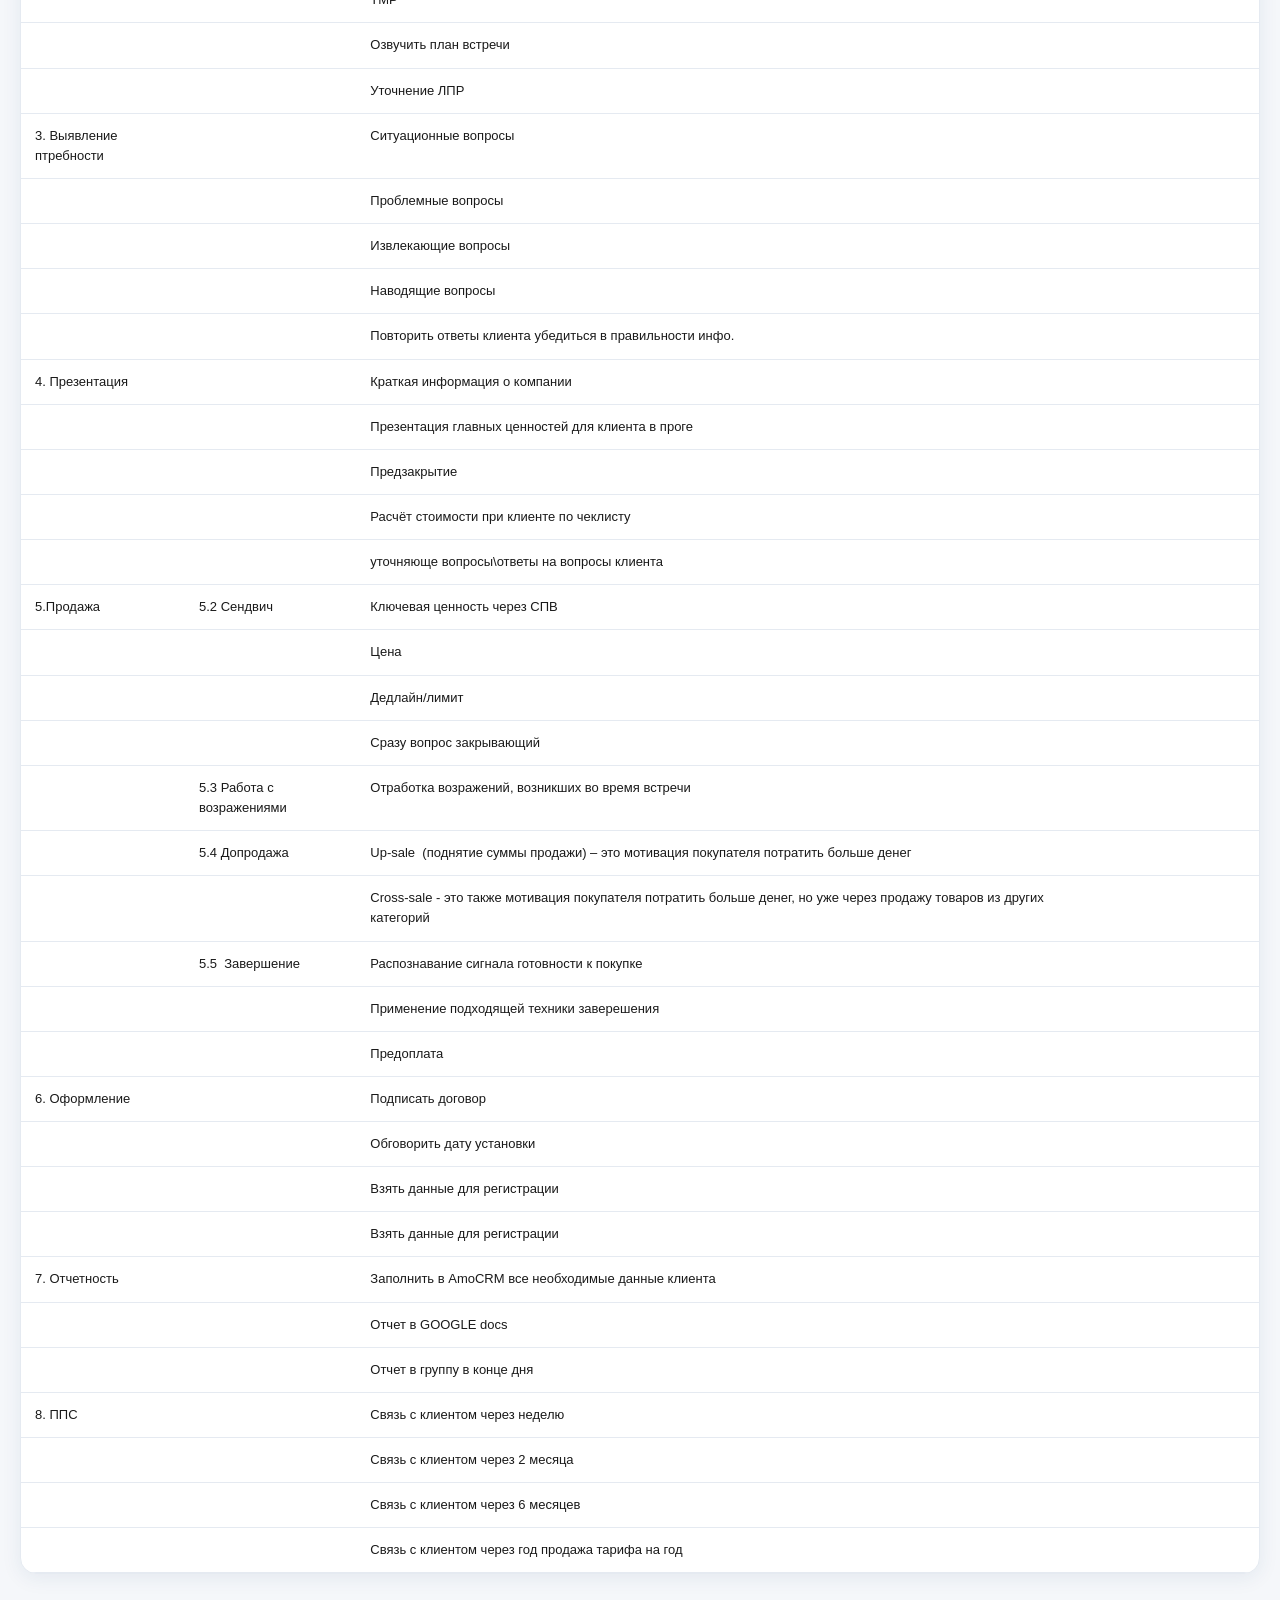
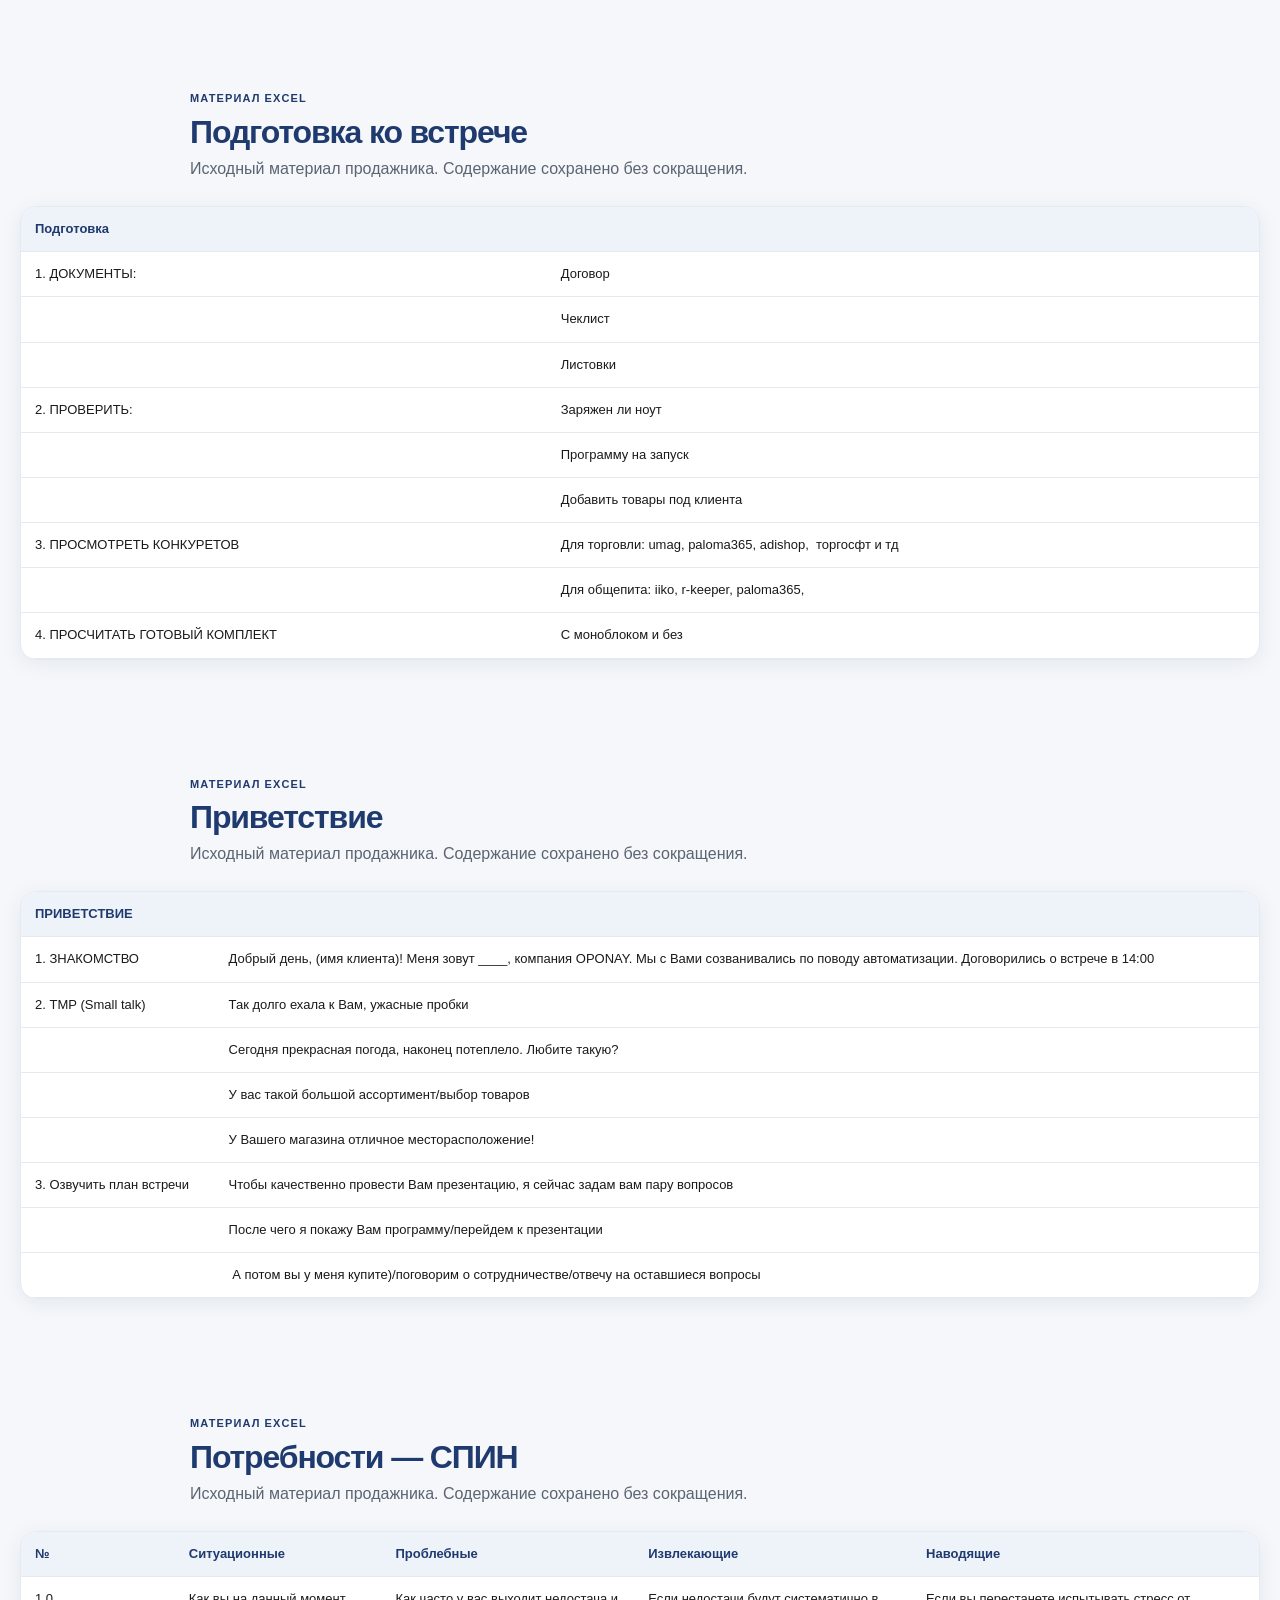
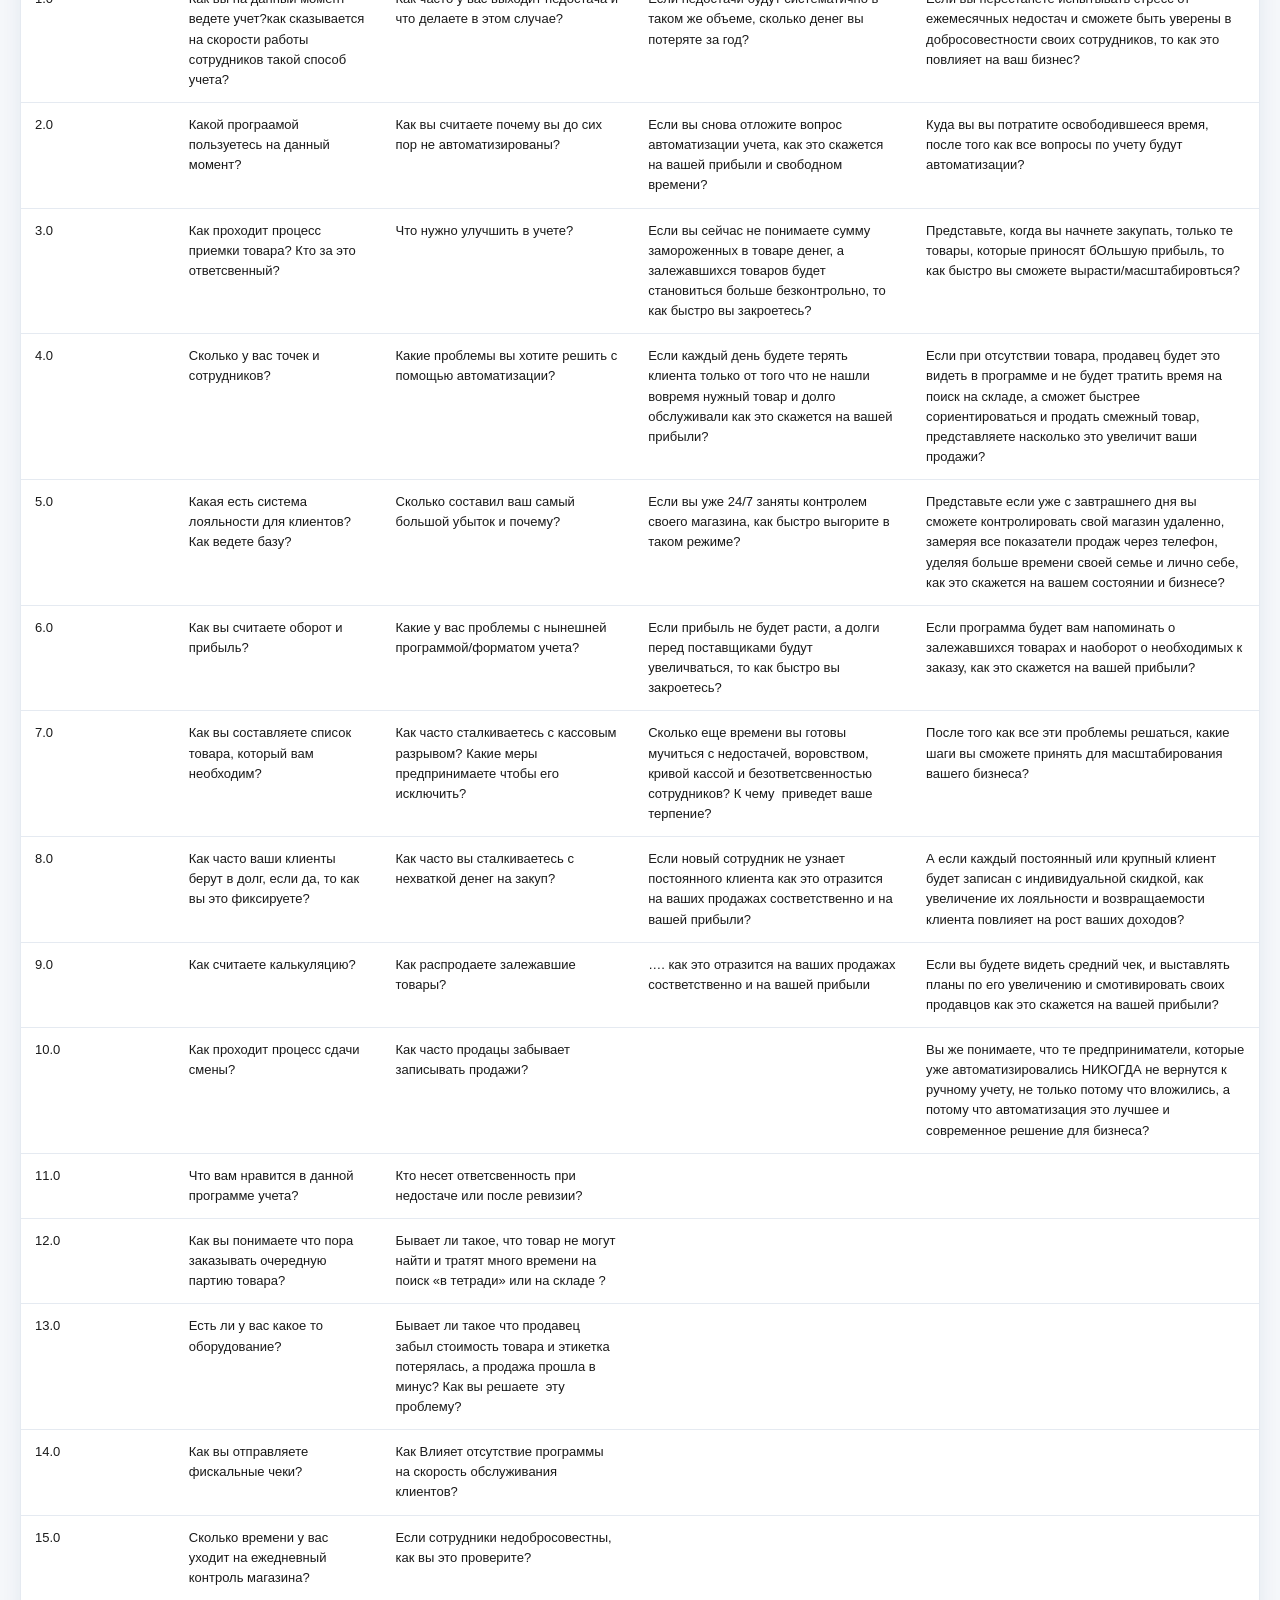
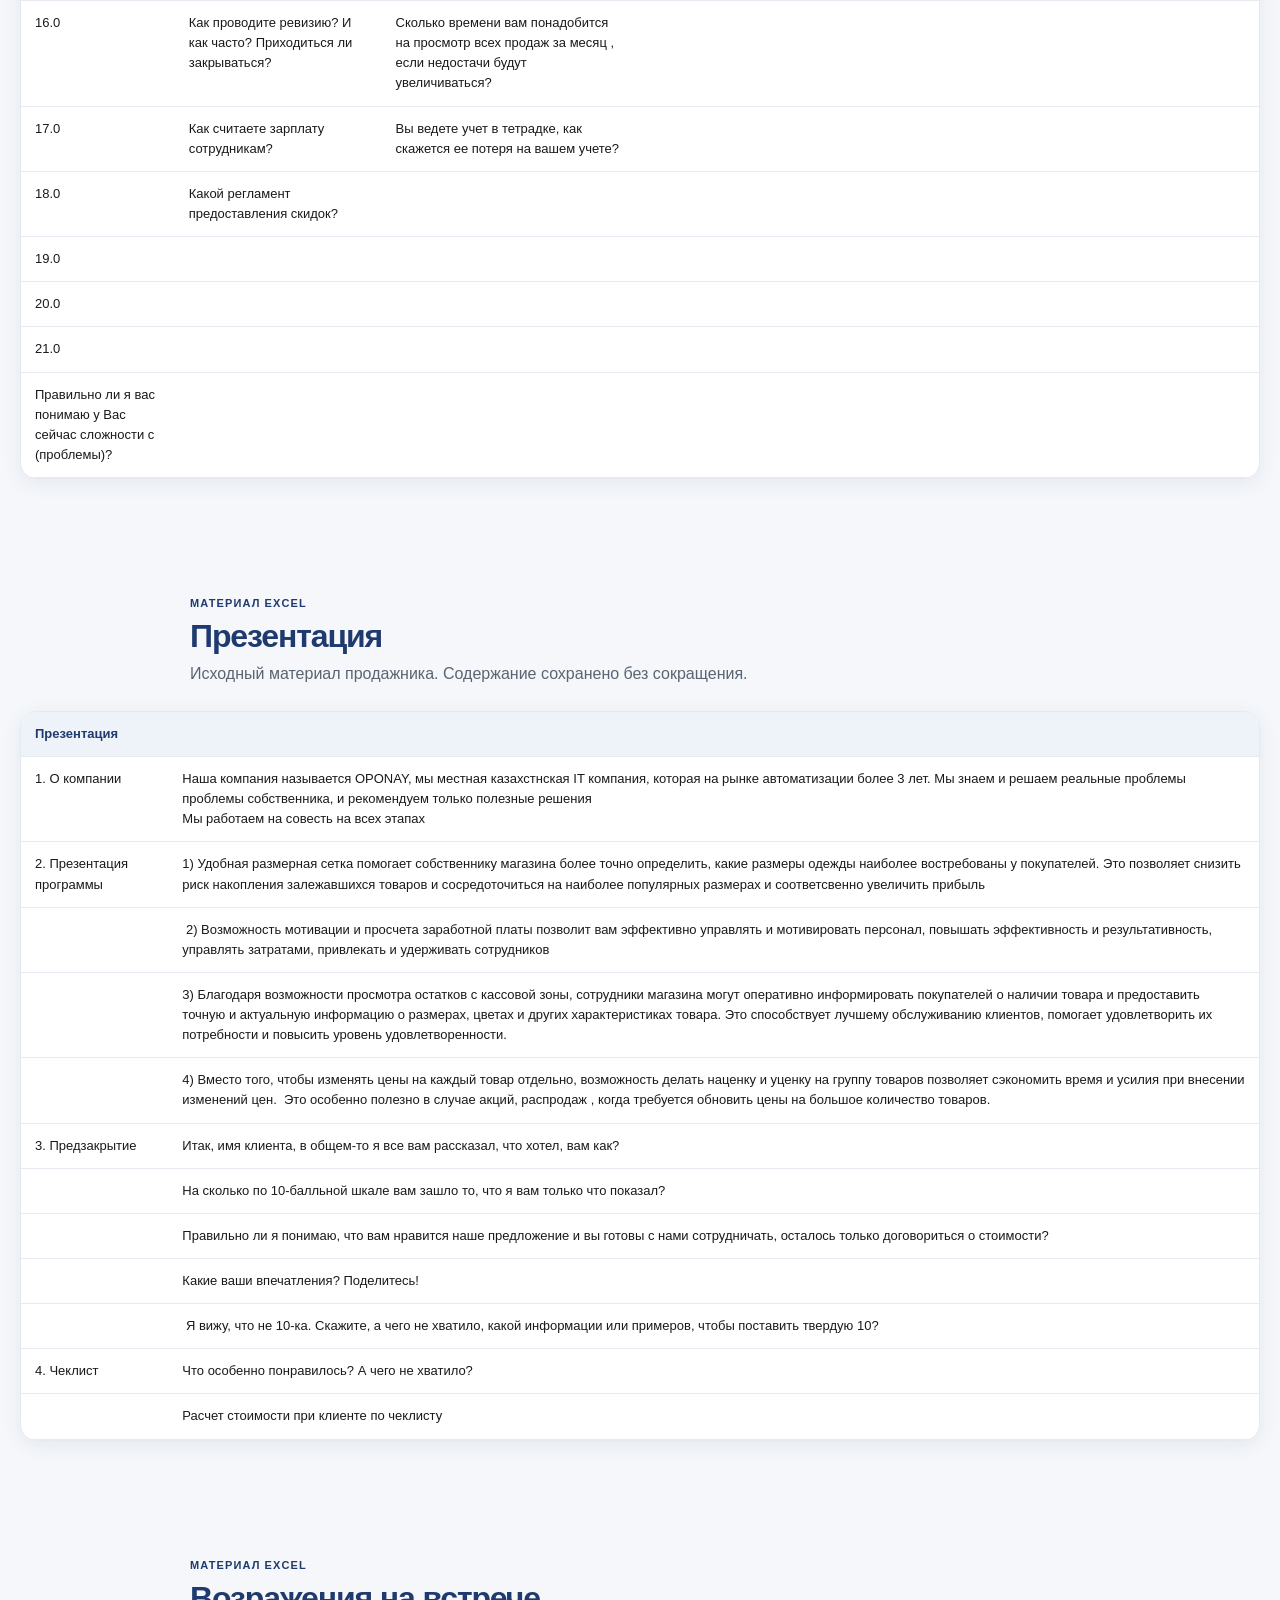
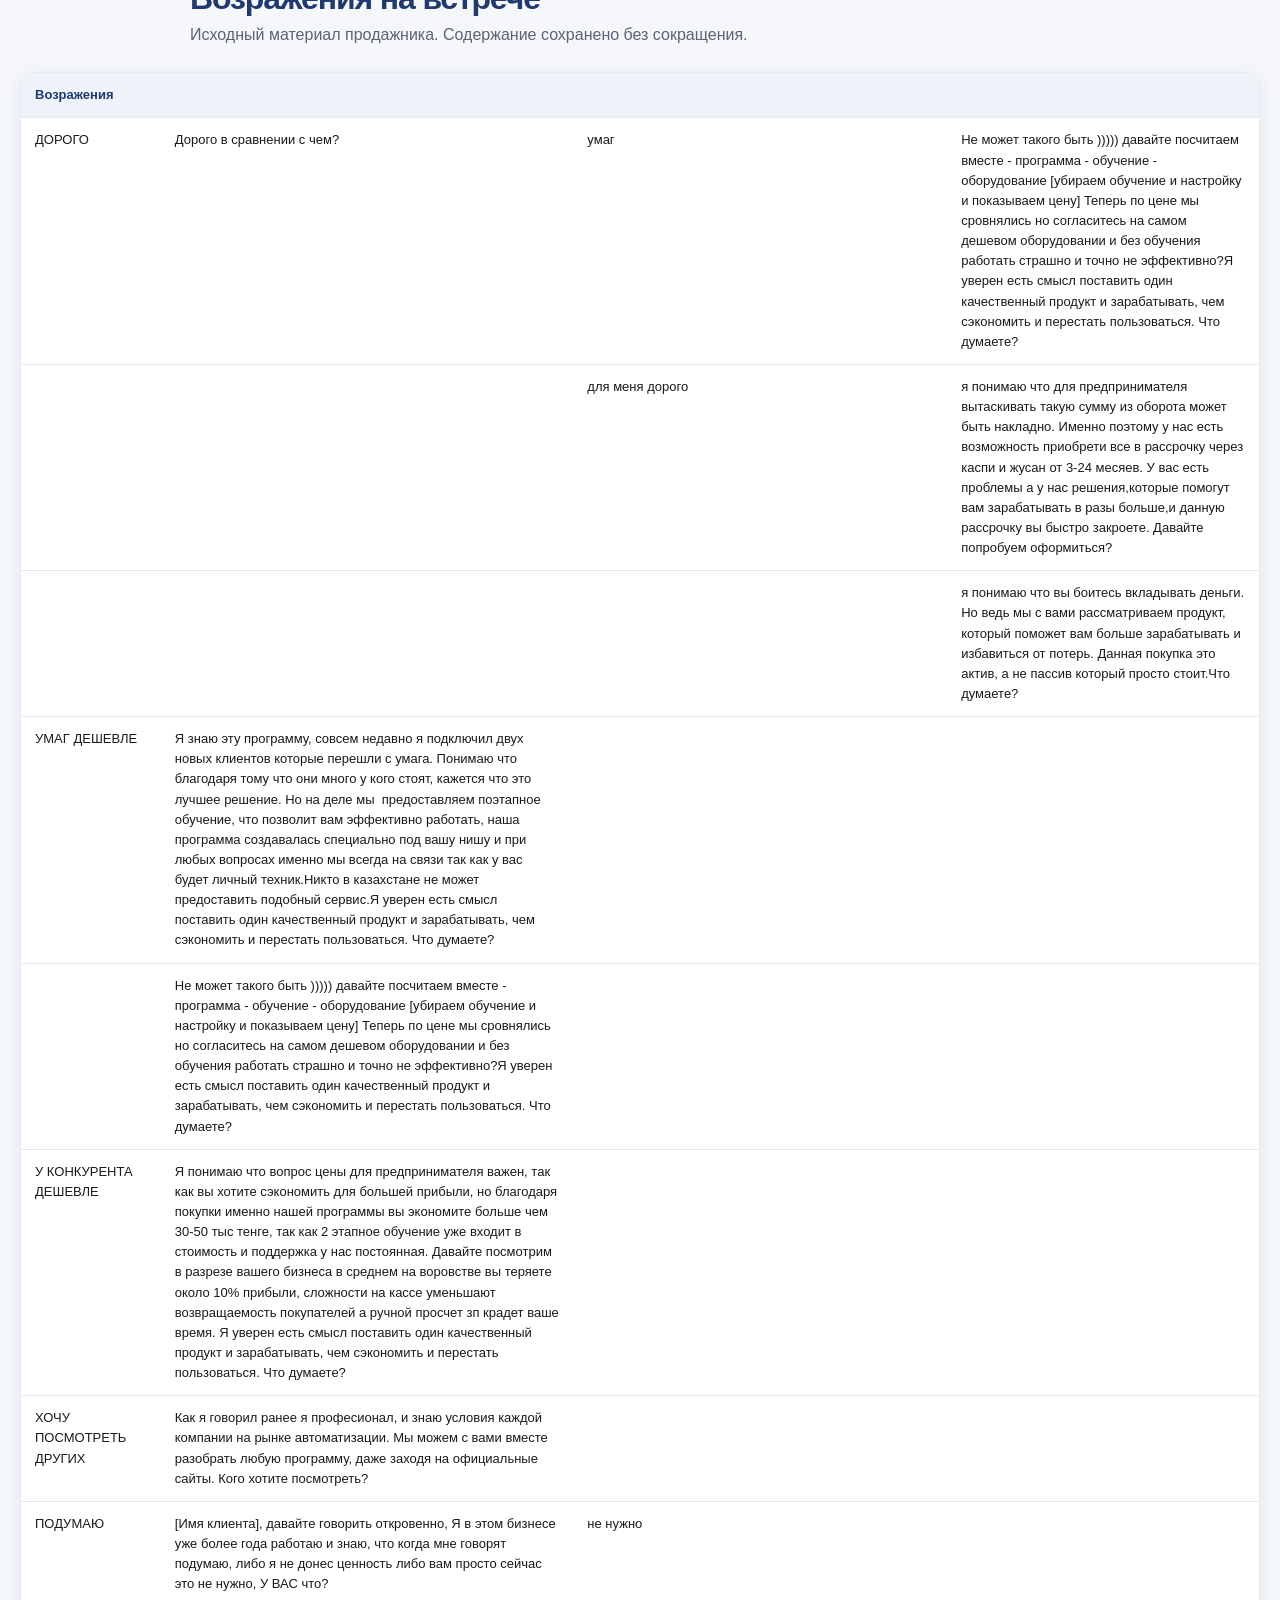
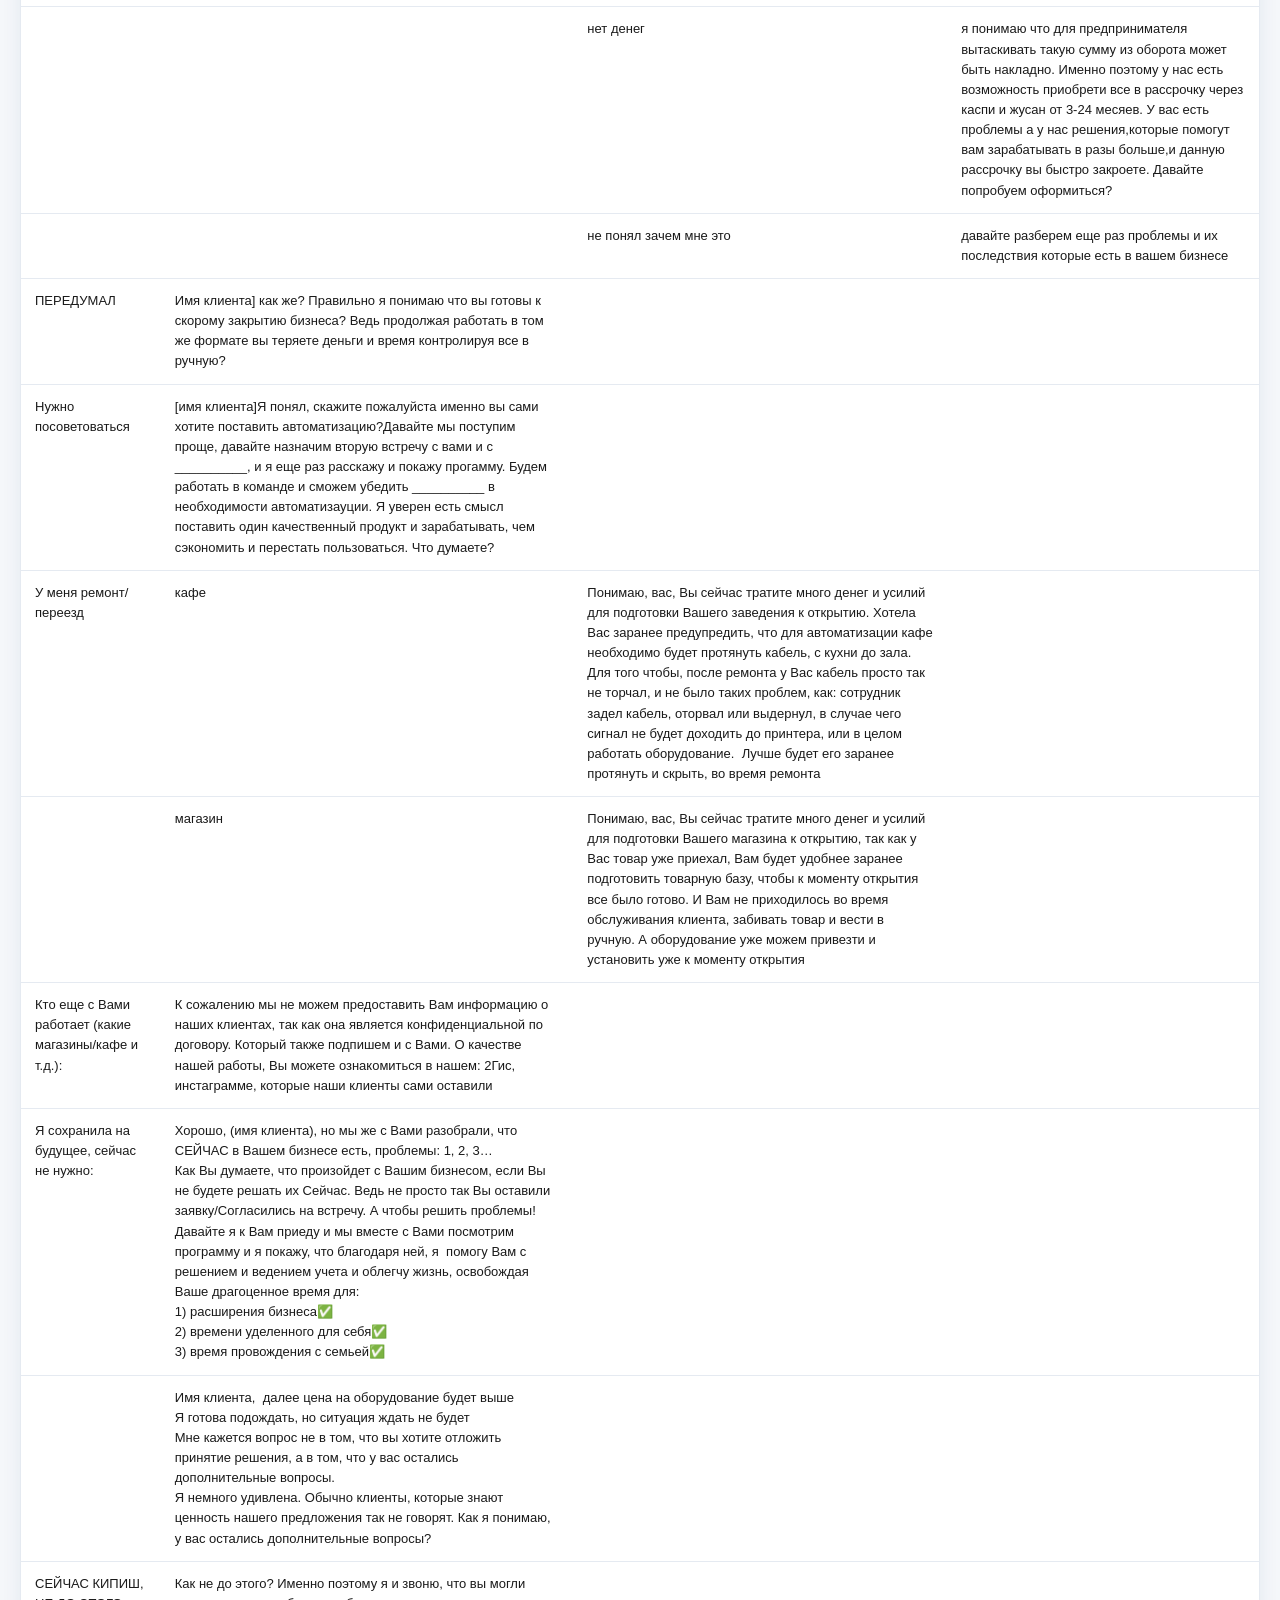
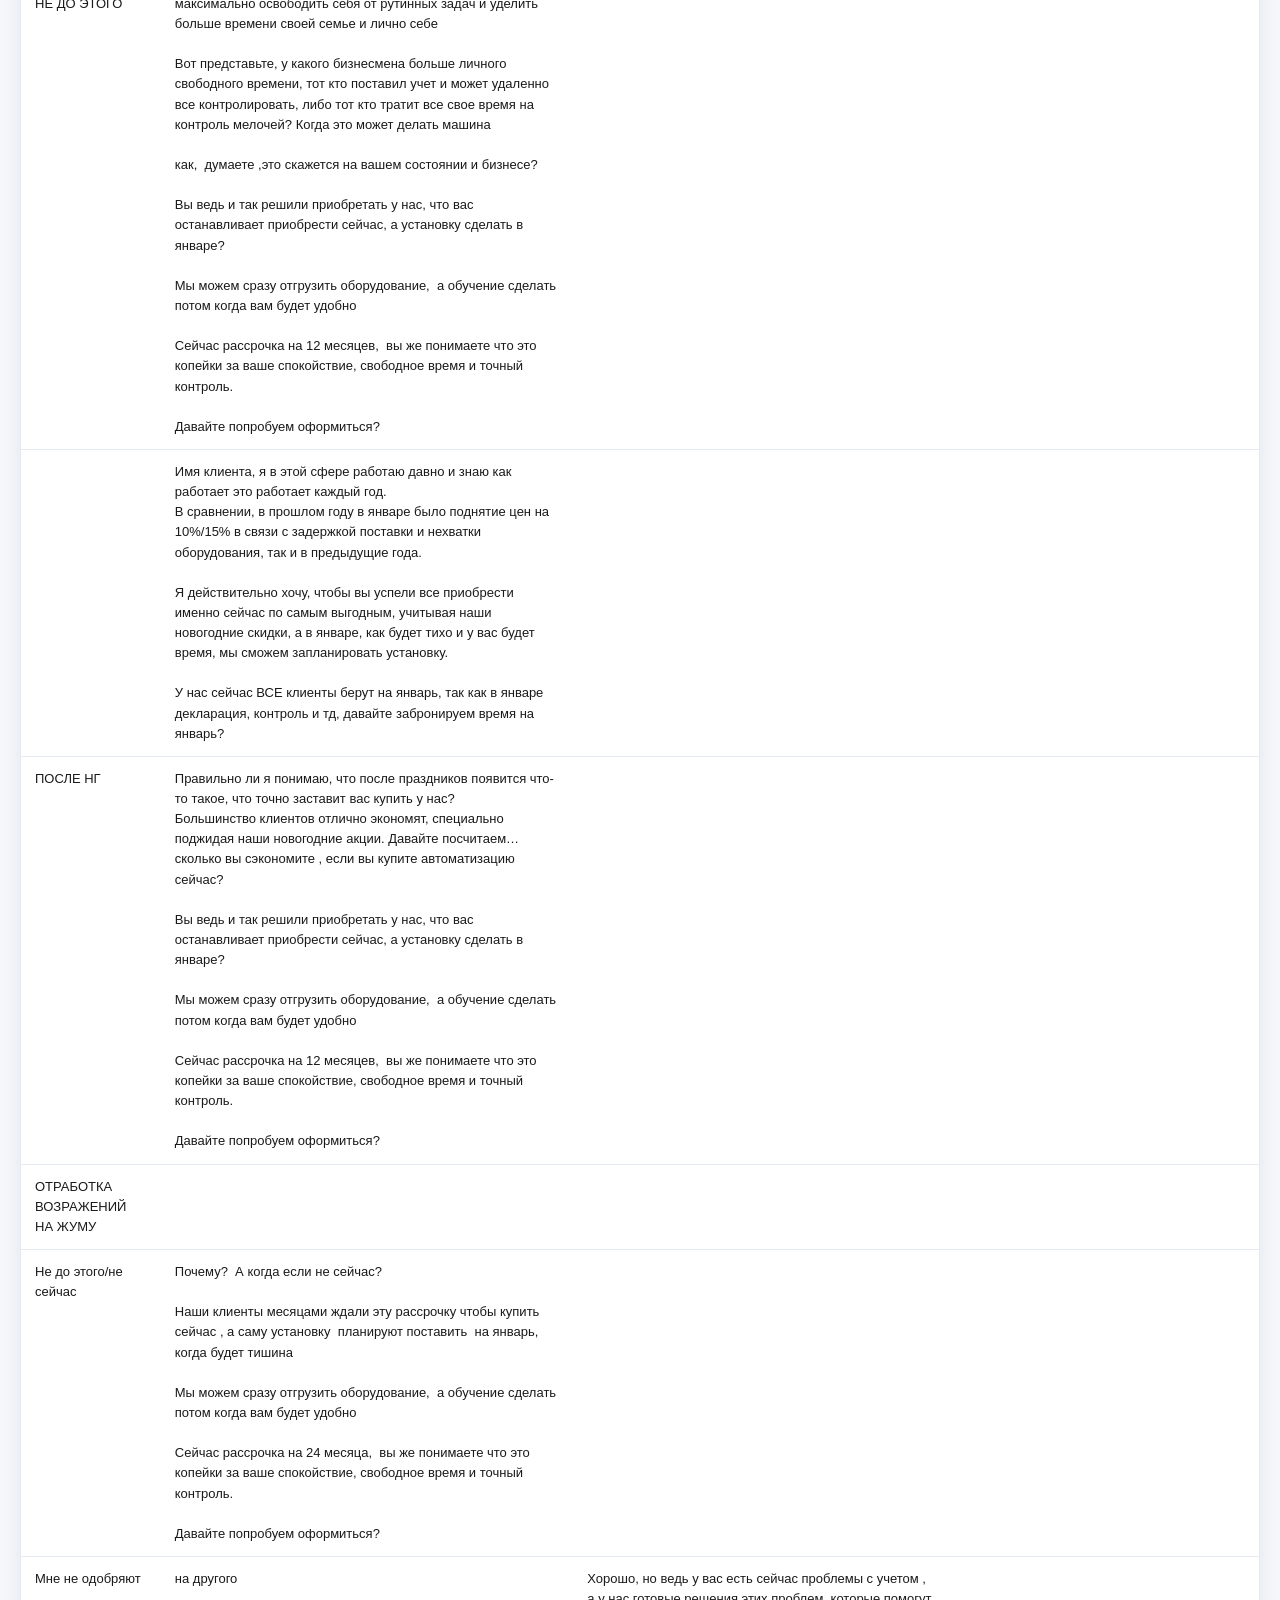
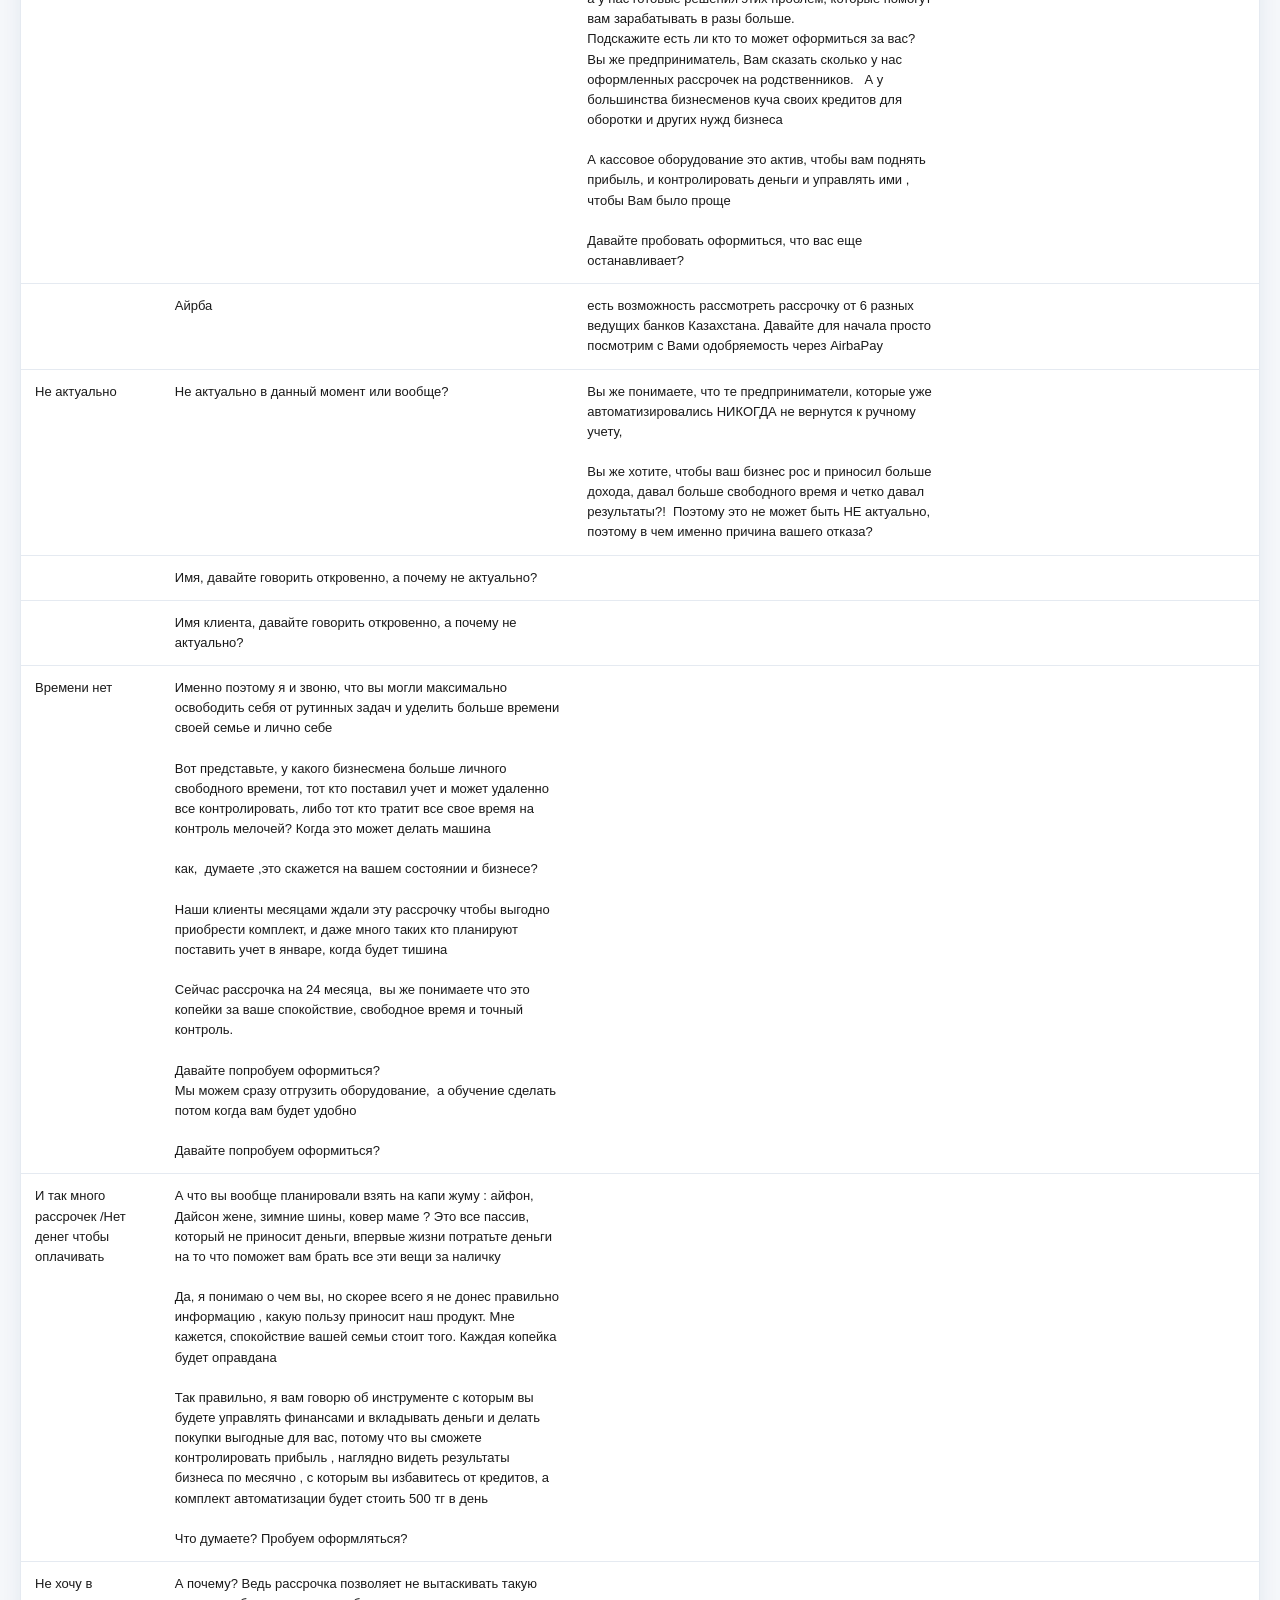
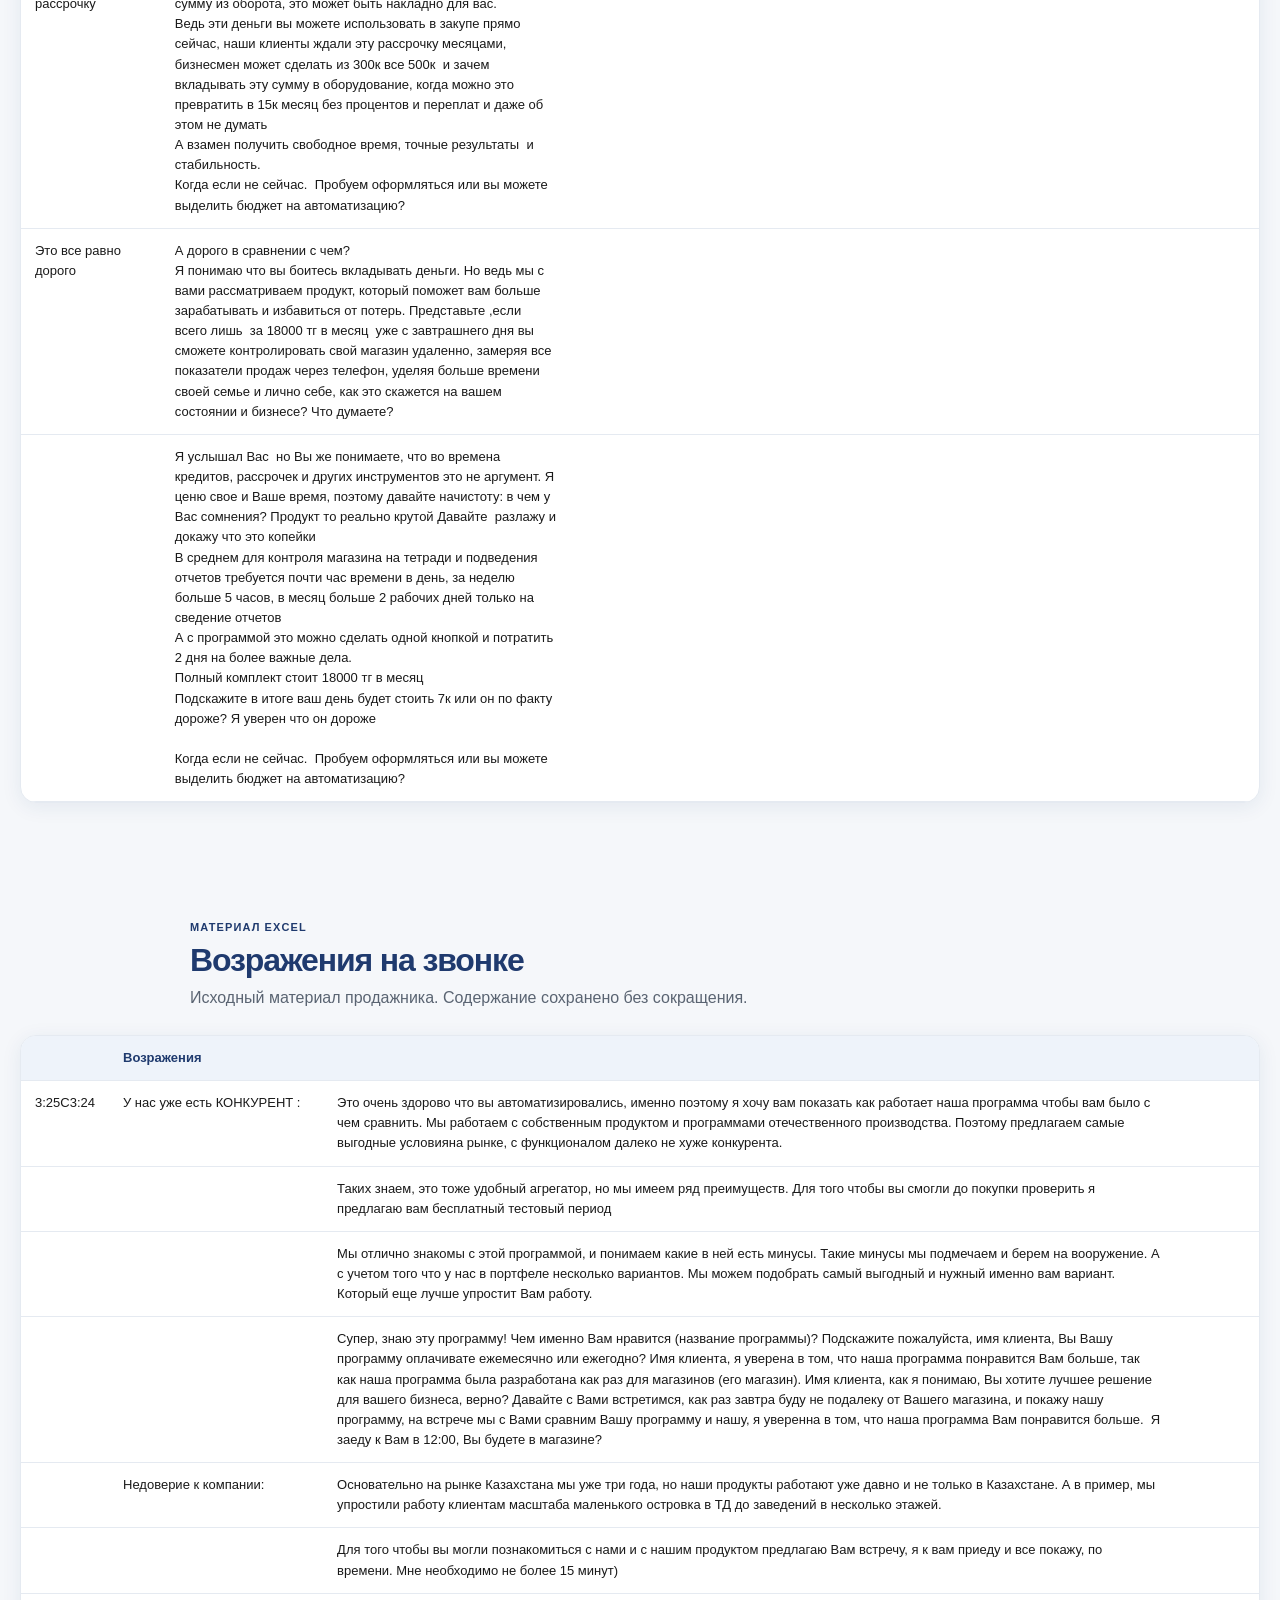
<file: sales-tool.html>
<!DOCTYPE html>
<html lang="ru"><head><meta charset="utf-8"/><meta content="width=device-width,initial-scale=1" name="viewport"/><title>OPONAY — База продажника</title><style>:root{--p:#1F3A6E;--d:#152A52;--a:#2E5AAC;--bg:#fff;--l:#F5F7FA;--t:#1A1A1A;--m:#5A6472;--line:#E3E8F0;--shadow:0 4px 20px rgba(31,58,110,.08)}*{box-sizing:border-box}html{scroll-behavior:smooth}body{margin:0;font-family:Inter,Arial,sans-serif;color:var(--t);background:var(--bg);line-height:1.55}.header{position:sticky;top:0;z-index:10;background:rgba(255,255,255,.96);backdrop-filter:blur(10px);border-bottom:1px solid var(--line)}.nav{max-width:1400px;margin:auto;padding:14px 20px;display:flex;align-items:center;gap:20px}.logo{font-size:21px;font-weight:800;color:var(--p);text-decoration:none;white-space:nowrap}.links{display:flex;gap:6px;overflow:auto}.links a{padding:8px 10px;border-radius:8px;text-decoration:none;color:var(--m);font-size:12px;font-weight:700;white-space:nowrap}.links a:hover{background:#EEF3FA;color:var(--p)}.back{margin-left:auto;color:var(--p);font-size:12px;font-weight:800;text-decoration:none;white-space:nowrap}.hero{background:linear-gradient(180deg,#fff,#F8FAFD);padding:55px 20px}.hero-inner{max-width:1400px;margin:auto}.eyebrow{text-transform:uppercase;letter-spacing:.1em;color:var(--a);font-size:11px;font-weight:800}.hero h1{font-size:46px;line-height:1.05;letter-spacing:-.045em;margin:10px 0}.hero p{max-width:760px;color:var(--m);font-size:17px}.section{padding:58px 20px}.section:nth-of-type(even){background:var(--l)}.head{max-width:900px;margin:0 auto 24px}.head h2{font-size:32px;line-height:1.12;letter-spacing:-.035em;margin:7px 0}.head p{color:var(--m);margin:0}.tablewrap{max-width:1400px;margin:auto;background:#fff;border:1px solid var(--line);border-radius:16px;box-shadow:var(--shadow);overflow:auto}table{width:100%;border-collapse:collapse;min-width:760px}td{padding:12px 14px;border-bottom:1px solid var(--line);vertical-align:top;font-size:13px;white-space:pre-wrap}tr:first-child td{background:#EEF3FA;color:var(--p);font-weight:800;position:sticky;top:0}tr:hover td{background:#FAFCFF}.search{max-width:1400px;margin:18px auto 0;padding:0 20px}.search input{width:100%;padding:13px 15px;border:1px solid var(--line);border-radius:10px;font:inherit;outline:0}.search input:focus{border-color:var(--p);box-shadow:0 0 0 3px rgba(31,58,110,.1)}@media(max-width:760px){.nav{align-items:flex-start;flex-wrap:wrap}.back{margin-left:0}.hero h1{font-size:36px}.section{padding:45px 14px}.head h2{font-size:27px}.search{padding:0 14px}}
</style><style id="oponay-common-header">.topbar{position:sticky;top:0;z-index:20;background:#fff;border-bottom:1px solid #E5EAF1;box-shadow:0 2px 14px rgba(31,58,110,.05);padding:0 22px;display:flex;align-items:center;gap:24px}.topbar .brand{display:inline-flex;align-items:center;text-decoration:none;color:#1F3A6E;font-weight:900;font-size:20px;min-height:58px}.topbar .toplinks{max-width:1240px;margin:0 auto;display:flex;align-items:center;gap:7px;overflow-x:auto;min-height:58px}.topbar .toplinks a{padding:9px 11px;border-radius:9px;text-decoration:none;color:#5A6472;font-size:12px;font-weight:800;white-space:nowrap}.topbar .toplinks a:hover,.topbar .toplinks a.active{background:#EEF3FA;color:#1F3A6E}@media(max-width:760px){.topbar{padding:0 10px;gap:8px}.topbar .brand{font-size:18px}.topbar .toplinks{min-height:54px}.topbar .toplinks a{font-size:11px;padding:8px 9px}}</style><link rel="stylesheet" href="oponay-blue.css"></head><body><header class="topbar"><a class="brand" href="index.html">OPONAY</a><nav class="toplinks"><a href="1.0.html">01 Звонок</a><a href="spin.html">02 СПИН</a><a href="spv.html">03 СПВ</a><a href="meeting.html">04 Встреча</a><a href="objections.html">05 Возражения</a><a href="meeting.html#sale">06 Продажа</a></nav></header><section class="hero"><div class="hero-inner"><div class="eyebrow">Полный источник</div><h1>База продажника OPONAY</h1><p>Все материалы из Excel собраны в одной рабочей странице: звонок ЛПР, встреча, СПИН, боли, презентация, возражения, продажа и полный справочник СПВ.</p></div></section><div class="search"><input id="q" placeholder="Поиск по материалам Excel…"/></div><section class="section" id="s1"><div class="head"><div class="eyebrow">Материал Excel</div><h2>Скрипт звонка ЛПР</h2><p>Исходный материал продажника. Содержание сохранено без сокращения.</p></div><div class="tablewrap"><table><tr><td>Скрипт на разговор с ЛПР</td><td></td><td></td><td></td></tr><tr><td>Приветствие </td><td>Представляемся </td><td>Рад знакомству. Меня зовут ________ компания Оп Онай! Мы занимаемся автоматизацией кафе/магазинов вашего формата! Подскажите пожалуйста, как сейчас ведете учет в вашем бизнесе?  </td><td></td></tr><tr><td></td><td>актуализация</td><td>___имя клиента______!!Мы ставим специальное оборудование и программу для учета ваших продаж, для того чтобы вы могли видеть прибыльность своего магазина, видеть эффективность работы своих сотрудников, для клиентской базы, понимали какие товары приносят доход а какие залежались и так далее. Как вы сейчас за этим всем смотрите?</td><td></td></tr><tr><td></td><td>обьявить план </td><td>по ситуации </td><td></td></tr><tr><td>Потребности </td><td>спин </td><td>спин не более 10.</td><td></td></tr><tr><td></td><td>проговорить ответы клиента</td><td>Вам необходимо ____правильно? Я все записал.</td><td></td></tr><tr><td>Преза </td><td>Инфо проге </td><td>Давайте теперь немного о нас расскажу!Мы казахстанская компания, которая разработала программу для того чтобы наши предпринимателям было проще вести учет. Наша программа сейчас самая выгодная на рынке, начиная от стоимости заканчивая функционалом </td><td></td></tr><tr><td></td><td>Возражения </td><td>отработать </td><td> </td></tr><tr><td>Закрытие </td><td>предложение отвстрече </td><td>Мы работаем на качество и ценим репутацию, поэтому обычно проводим демонстрацию программмы лично при встрече на вашей точке либо в зуме. Скажите Вам как будет удобнее?</td><td></td></tr><tr><td></td><td>подтверржение на вп</td><td>Сейчас я напишу вам в ВП, наш адрес\адрес встречи и время, до встречи, (имя клиента)!</td><td></td></tr></table></div></section><section class="section" id="s2"><div class="head"><div class="eyebrow">Материал Excel</div><h2>Чеклист встречи</h2><p>Исходный материал продажника. Содержание сохранено без сокращения.</p></div><div class="tablewrap"><table><tr><td>1. Подготовка</td><td></td><td>Подготовка: собрать максимум данных, ноут заряжен, чеклист, договор,листовки, добавить в прогу категории и товары клиента, подготовить вопросы</td><td></td><td></td><td></td><td></td><td></td></tr><tr><td></td><td></td><td>Заранее просчитать примерную стоимость всего пакета для клиента</td><td></td><td></td><td></td><td></td><td></td></tr><tr><td>2. Приветсвие</td><td></td><td>Знакомство</td><td></td><td></td><td></td><td></td><td></td></tr><tr><td></td><td></td><td>ТМР</td><td></td><td></td><td></td><td></td><td></td></tr><tr><td></td><td></td><td>Озвучить план встречи</td><td></td><td></td><td></td><td></td><td></td></tr><tr><td></td><td></td><td>Уточнение ЛПР</td><td></td><td></td><td></td><td></td><td></td></tr><tr><td>3. Выявление птребности </td><td></td><td>Ситуационные вопросы</td><td></td><td></td><td></td><td></td><td></td></tr><tr><td></td><td></td><td>Проблемные вопросы</td><td></td><td></td><td></td><td></td><td></td></tr><tr><td></td><td></td><td>Извлекающие вопросы</td><td></td><td></td><td></td><td></td><td></td></tr><tr><td></td><td></td><td>Наводящие вопросы</td><td></td><td></td><td></td><td></td><td></td></tr><tr><td></td><td></td><td>Повторить ответы клиента убедиться в правильности инфо.</td><td></td><td></td><td></td><td></td><td></td></tr><tr><td>4. Презентация</td><td></td><td>Краткая информация о компании</td><td></td><td></td><td></td><td></td><td></td></tr><tr><td></td><td></td><td>Презентация главных ценностей для клиента в проге </td><td></td><td></td><td></td><td></td><td></td></tr><tr><td></td><td></td><td>Предзакрытие </td><td></td><td></td><td></td><td></td><td></td></tr><tr><td></td><td></td><td>Расчёт стоимости при клиенте по чеклисту </td><td></td><td></td><td></td><td></td><td></td></tr><tr><td></td><td></td><td>уточняюще вопросы\ответы на вопросы клиента</td><td></td><td></td><td></td><td></td><td></td></tr><tr><td>5.Продажа</td><td>5.2 Сендвич</td><td>Ключевая ценность через СПВ</td><td></td><td></td><td></td><td></td><td></td></tr><tr><td></td><td></td><td>Цена</td><td></td><td></td><td></td><td></td><td></td></tr><tr><td></td><td></td><td>Дедлайн/лимит </td><td></td><td></td><td></td><td></td><td></td></tr><tr><td></td><td></td><td>Сразу вопрос закрывающий  </td><td></td><td></td><td></td><td></td><td></td></tr><tr><td></td><td>5.3 Работа с возражениями</td><td>Отработка возражений, возникших во время встречи </td><td></td><td></td><td></td><td></td><td></td></tr><tr><td></td><td>5.4 Допродажа</td><td>Up-sale  (поднятие суммы продажи) – это мотивация покупателя потратить больше денег</td><td></td><td></td><td></td><td></td><td></td></tr><tr><td></td><td></td><td>Cross-sale - это также мотивация покупателя потратить больше денег, но уже через продажу товаров из других категорий</td><td></td><td></td><td></td><td></td><td></td></tr><tr><td></td><td>5.5  Завершение</td><td>Распознавание сигнала готовности к покупке</td><td></td><td></td><td></td><td></td><td></td></tr><tr><td></td><td></td><td>Применение подходящей техники заверешения</td><td></td><td></td><td></td><td></td><td></td></tr><tr><td></td><td></td><td>Предоплата</td><td></td><td></td><td></td><td></td><td></td></tr><tr><td>6. Оформление</td><td></td><td>Подписать договор</td><td></td><td></td><td></td><td></td><td></td></tr><tr><td></td><td></td><td>Обговорить дату установки</td><td></td><td></td><td></td><td></td><td></td></tr><tr><td></td><td></td><td>Взять данные для регистрации</td><td></td><td></td><td></td><td></td><td></td></tr><tr><td></td><td></td><td>Взять данные для регистрации</td><td></td><td></td><td></td><td></td><td></td></tr><tr><td>7. Отчетность </td><td></td><td>Заполнить в AmoCRM все необходимые данные клиента</td><td></td><td></td><td></td><td></td><td></td></tr><tr><td></td><td></td><td>Отчет в GOOGLE doсs </td><td></td><td></td><td></td><td></td><td></td></tr><tr><td></td><td></td><td>Отчет в группу в конце дня </td><td></td><td></td><td></td><td></td><td></td></tr><tr><td>8. ППС </td><td></td><td>Связь с клиентом через неделю </td><td></td><td></td><td></td><td></td><td></td></tr><tr><td></td><td></td><td>Связь с клиентом через 2 месяца</td><td></td><td></td><td></td><td></td><td></td></tr><tr><td></td><td></td><td>Связь с клиентом через 6 месяцев</td><td></td><td></td><td></td><td></td><td></td></tr><tr><td></td><td></td><td>Связь с клиентом через год продажа тарифа на год</td><td></td><td></td><td></td><td></td><td></td></tr></table></div></section><section class="section" id="s3"><div class="head"><div class="eyebrow">Материал Excel</div><h2>Подготовка ко встрече</h2><p>Исходный материал продажника. Содержание сохранено без сокращения.</p></div><div class="tablewrap"><table><tr><td>Подготовка</td><td></td></tr><tr><td>1. ДОКУМЕНТЫ:</td><td>Договор</td></tr><tr><td></td><td>Чеклист</td></tr><tr><td></td><td>Листовки </td></tr><tr><td>2. ПРОВЕРИТЬ: </td><td>Заряжен ли ноут</td></tr><tr><td></td><td>Программу на запуск</td></tr><tr><td></td><td>Добавить товары под клиента </td></tr><tr><td>3. ПРОСМОТРЕТЬ КОНКУРЕТОВ </td><td>Для торговли: umag, paloma365, adishop,  торгосфт и тд</td></tr><tr><td></td><td>Для общепита: iiko, r-keeper, paloma365,</td></tr><tr><td>4. ПРОСЧИТАТЬ ГОТОВЫЙ КОМПЛЕКТ</td><td>С моноблоком и без </td></tr></table></div></section><section class="section" id="s4"><div class="head"><div class="eyebrow">Материал Excel</div><h2>Приветствие</h2><p>Исходный материал продажника. Содержание сохранено без сокращения.</p></div><div class="tablewrap"><table><tr><td>ПРИВЕТСТВИЕ </td><td></td><td></td></tr><tr><td>1. ЗНАКОМСТВО </td><td>Добрый день, (имя клиента)! Меня зовут ____, компания OPONAY. Мы с Вами созванивались по поводу автоматизации. Договорились о встрече в 14:00</td><td></td></tr><tr><td>2. ТМР (Small talk)</td><td>Так долго ехала к Вам, ужасные пробки</td><td></td></tr><tr><td></td><td>Сегодня прекрасная погода, наконец потеплело. Любите такую? </td><td></td></tr><tr><td></td><td>У вас такой большой ассортимент/выбор товаров</td><td></td></tr><tr><td></td><td>У Вашего магазина отличное месторасположение! </td><td></td></tr><tr><td>3. Озвучить план встречи</td><td>Чтобы качественно провести Вам презентацию, я сейчас задам вам пару вопросов</td><td></td></tr><tr><td></td><td>После чего я покажу Вам программу/перейдем к презентации </td><td></td></tr><tr><td></td><td> А потом вы у меня купите)/поговорим о сотрудничестве/отвечу на оставшиеся вопросы</td><td></td></tr></table></div></section><section class="section" id="s5"><div class="head"><div class="eyebrow">Материал Excel</div><h2>Потребности — СПИН</h2><p>Исходный материал продажника. Содержание сохранено без сокращения.</p></div><div class="tablewrap"><table><tr><td>№</td><td>Ситуационные </td><td>Проблебные </td><td>Извлекающие </td><td>Наводящие</td></tr><tr><td>1.0</td><td>Как вы на данный момент ведете учет?как сказывается на скорости работы сотрудников такой способ учета?</td><td>Как часто у вас выходит недостача и что делаете в этом случае?</td><td>Если недостачи будут систематично в таком же объеме, сколько денег вы потеряте за год? </td><td>Если вы перестанете испытывать стресс от ежемесячных недостач и сможете быть уверены в добросовестности своих сотрудников, то как это повлияет на ваш бизнес? </td></tr><tr><td>2.0</td><td>Какой програамой пользуетесь на данный момент?</td><td>Как вы считаете почему вы до сих пор не автоматизированы? </td><td>Если вы снова отложите вопрос автоматизации учета, как это скажется на вашей прибыли и свободном времени? </td><td>Куда вы вы потратите освободившееся время, после того как все вопросы по учету будут автоматизации?</td></tr><tr><td>3.0</td><td>Как проходит процесс приемки товара? Кто за это ответсвенный?</td><td>Что нужно улучшить в учете?</td><td>Если вы сейчас не понимаете сумму замороженных в товаре денег, а залежавшихся товаров будет становиться больше безконтрольно, то как быстро вы закроетесь? </td><td>Представьте, когда вы начнете закупать, только те товары, которые приносят бОльшую прибыль, то как быстро вы сможете вырасти/масштабировться?</td></tr><tr><td>4.0</td><td>Сколько у вас точек и сотрудников?</td><td>Какие проблемы вы хотите решить с помощью автоматизации? </td><td>Если каждый день будете терять клиента только от того что не нашли вовремя нужный товар и долго обслуживали как это скажется на вашей прибыли?</td><td>Если при отсутствии товара, продавец будет это видеть в программе и не будет тратить время на поиск на складе, а сможет быстрее сориентироваться и продать смежный товар, представляете насколько это увеличит ваши продажи?</td></tr><tr><td>5.0</td><td>Какая есть система лояльности для клиентов? Как ведете базу?</td><td>Сколько составил ваш самый большой убыток и почему?</td><td>Если вы уже 24/7 заняты контролем своего магазина, как быстро выгорите в таком режиме? </td><td>Представьте если уже с завтрашнего дня вы сможете контролировать свой магазин удаленно, замеряя все показатели продаж через телефон, уделяя больше времени своей семье и лично себе, как это скажется на вашем состоянии и бизнесе?</td></tr><tr><td>6.0</td><td>Как вы считаете оборот и прибыль?</td><td>Какие у вас проблемы с нынешней программой/форматом учета?</td><td>Если прибыль не будет расти, а долги перед поставщиками будут увеличваться, то как быстро вы закроетесь? </td><td>Если программа будет вам напоминать о залежавшихся товарах и наоборот о необходимых к заказу, как это скажется на вашей прибыли?</td></tr><tr><td>7.0</td><td>Как вы составляете список товара, который вам необходим? </td><td>Как часто сталкиваетесь с кассовым разрывом? Какие меры предпринимаете чтобы его исключить?</td><td>Сколько еще времени вы готовы мучиться с недостачей, воровством, кривой кассой и безответсвенностью сотрудников? К чему  приведет ваше терпение?  </td><td>После того как все эти проблемы решаться, какие шаги вы сможете принять для масштабирования вашего бизнеса? </td></tr><tr><td>8.0</td><td>Как часто ваши клиенты берут в долг, если да, то как вы это фиксируете?</td><td>Как часто вы сталкиваетесь с нехваткой денег на закуп?</td><td>Если новый сотрудник не узнает постоянного клиента как это отразится на ваших продажах состветственно и на вашей прибыли?</td><td>А если каждый постоянный или крупный клиент будет записан с индивидуальной скидкой, как увеличение их лояльности и возвращаемости клиента повлияет на рост ваших доходов? </td></tr><tr><td>9.0</td><td>Как считаете калькуляцию?</td><td>Как распродаете залежавшие товары? </td><td>…. как это отразится на ваших продажах состветственно и на вашей прибыли</td><td>Если вы будете видеть средний чек, и выставлять планы по его увеличению и смотивировать своих продавцов как это скажется на вашей прибыли?</td></tr><tr><td>10.0</td><td>Как проходит процесс сдачи смены?</td><td>Как часто продацы забывает записывать продажи? </td><td></td><td>Вы же понимаете, что те предприниматели, которые уже автоматизировались НИКОГДА не вернутся к ручному учету, не только потому что вложились, а потому что автоматизация это лучшее и современное решение для бизнеса? </td></tr><tr><td>11.0</td><td>Что вам нравится в данной программе учета?</td><td>Кто несет ответсвенность при недостаче или после ревизии? </td><td></td><td></td></tr><tr><td>12.0</td><td>Как вы понимаете что пора заказывать очередную партию товара?</td><td>Бывает ли такое, что товар не могут найти и тратят много времени на поиск «в тетради» или на складе ?</td><td></td><td></td></tr><tr><td>13.0</td><td>Есть ли у вас какое то оборудование?</td><td>Бывает ли такое что продавец забыл стоимость товара и этикетка потерялась, а продажа прошла в минус? Как вы решаете  эту проблему?</td><td></td><td></td></tr><tr><td>14.0</td><td>Как вы отправляете фискальные чеки? </td><td>Как Влияет отсутствие программы на скорость обслуживания клиентов?</td><td></td><td></td></tr><tr><td>15.0</td><td>Сколько времени у вас уходит на ежедневный контроль магазина?</td><td>Если сотрудники недобросовестны, как вы это проверите? </td><td></td><td></td></tr><tr><td>16.0</td><td>Как проводите ревизию? И как часто? Приходиться ли закрываться? </td><td>Сколько времени вам понадобится на просмотр всех продаж за месяц , если недостачи будут увеличиваться?</td><td></td><td></td></tr><tr><td>17.0</td><td>Как считаете зарплату сотрудникам? </td><td>Вы ведете учет в тетрадке, как скажется ее потеря на вашем учете?</td><td></td><td></td></tr><tr><td>18.0</td><td>Какой регламент предоставления скидок? </td><td></td><td></td><td></td></tr><tr><td>19.0</td><td></td><td></td><td></td><td></td></tr><tr><td>20.0</td><td></td><td></td><td></td><td></td></tr><tr><td>21.0</td><td></td><td></td><td></td><td></td></tr><tr><td>Правильно ли я вас понимаю у Вас сейчас сложности с (проблемы)?</td><td></td><td></td><td></td><td></td></tr></table></div></section><section class="section" id="s6"><div class="head"><div class="eyebrow">Материал Excel</div><h2>Презентация</h2><p>Исходный материал продажника. Содержание сохранено без сокращения.</p></div><div class="tablewrap"><table><tr><td>Презентация</td><td></td></tr><tr><td>1. О компании </td><td>Наша компания называется OPONAY, мы местная казахстнская IT компания, которая на рынке автоматизации более 3 лет. Мы знаем и решаем реальные проблемы проблемы собственника, и рекомендуем только полезные решения
Мы работаем на совесть на всех этапах</td></tr><tr><td>2. Презентация программы</td><td>1) Удобная размерная сетка помогает собственнику магазина более точно определить, какие размеры одежды наиболее востребованы у покупателей. Это позволяет снизить риск накопления залежавшихся товаров и сосредоточиться на наиболее популярных размерах и соответсвенно увеличить прибыль</td></tr><tr><td></td><td> 2) Возможность мотивации и просчета заработной платы позволит вам эффективно управлять и мотивировать персонал, повышать эффективность и результативность, управлять затратами, привлекать и удерживать сотрудников</td></tr><tr><td></td><td>3) Благодаря возможности просмотра остатков с кассовой зоны, сотрудники магазина могут оперативно информировать покупателей о наличии товара и предоставить точную и актуальную информацию о размерах, цветах и других характеристиках товара. Это способствует лучшему обслуживанию клиентов, помогает удовлетворить их потребности и повысить уровень удовлетворенности.</td></tr><tr><td></td><td>4) Вместо того, чтобы изменять цены на каждый товар отдельно, возможность делать наценку и уценку на группу товаров позволяет сэкономить время и усилия при внесении изменений цен.  Это особенно полезно в случае акций, распродаж , когда требуется обновить цены на большое количество товаров.</td></tr><tr><td>3. Предзакрытие</td><td>Итак, имя клиента, в общем-то я все вам рассказал, что хотел, вам как?</td></tr><tr><td></td><td>На сколько по 10-балльной шкале вам зашло то, что я вам только что показал?</td></tr><tr><td></td><td>Правильно ли я понимаю, что вам нравится наше предложение и вы готовы с нами сотрудничать, осталось только договориться о стоимости?								</td></tr><tr><td></td><td>Какие ваши впечатления? Поделитесь!</td></tr><tr><td></td><td> Я вижу, что не 10-ка. Скажите, а чего не хватило, какой информации или примеров, чтобы поставить твердую 10?</td></tr><tr><td>4. Чеклист</td><td>Что особенно понравилось? А чего не хватило?</td></tr><tr><td></td><td>Расчет стоимости при клиенте по чеклисту</td></tr></table></div></section><section class="section" id="s7"><div class="head"><div class="eyebrow">Материал Excel</div><h2>Возражения на встрече</h2><p>Исходный материал продажника. Содержание сохранено без сокращения.</p></div><div class="tablewrap"><table><tr><td>Возражения </td><td></td><td></td><td></td></tr><tr><td>ДОРОГО</td><td>Дорого в сравнении с чем? </td><td>умаг</td><td>Не может такого быть ))))) давайте посчитаем вместе - программа - обучение - оборудование [убираем обучение и настройку и показываем цену] Теперь по цене мы сровнялись но согласитесь на самом дешевом оборудовании и без обучения работать страшно и точно не эффективно?Я уверен есть смысл поставить один качественный продукт и зарабатывать, чем сэкономить и перестать пользоваться. Что думаете?</td></tr><tr><td></td><td></td><td>для меня дорого</td><td>я понимаю что для предпринимателя вытаскивать такую сумму из оборота может быть накладно. Именно поэтому у нас есть возможность приобрети все в рассрочку через каспи и жусан от 3-24 месяев. У вас есть проблемы а у нас решения,которые помогут вам зарабатывать в разы больше,и данную рассрочку вы быстро закроете. Давайте попробуем оформиться? </td></tr><tr><td></td><td></td><td></td><td>я понимаю что вы боитесь вкладывать деньги. Но ведь мы с вами рассматриваем продукт, который поможет вам больше зарабатывать и избавиться от потерь. Данная покупка это актив, а не пассив который просто стоит.Что думаете?</td></tr><tr><td>УМАГ ДЕШЕВЛЕ</td><td>Я знаю эту программу, совсем недавно я подключил двух новых клиентов которые перешли с умага. Понимаю что благодаря тому что они много у кого стоят, кажется что это лучшее решение. Но на деле мы  предоставляем поэтапное обучение, что позволит вам эффективно работать, наша программа создавалась специально под вашу нишу и при любых вопросах именно мы всегда на связи так как у вас будет личный техник.Никто в казахстане не может предоставить подобный сервис.Я уверен есть смысл поставить один качественный продукт и зарабатывать, чем сэкономить и перестать пользоваться. Что думаете?</td><td></td><td></td></tr><tr><td></td><td>Не может такого быть ))))) давайте посчитаем вместе - программа - обучение - оборудование [убираем обучение и настройку и показываем цену] Теперь по цене мы сровнялись но согласитесь на самом дешевом оборудовании и без обучения работать страшно и точно не эффективно?Я уверен есть смысл поставить один качественный продукт и зарабатывать, чем сэкономить и перестать пользоваться. Что думаете?</td><td></td><td></td></tr><tr><td>У КОНКУРЕНТА ДЕШЕВЛЕ</td><td>Я понимаю что вопрос цены для предпринимателя важен, так как вы хотите сэкономить для большей прибыли, но благодаря покупки именно нашей программы вы экономите больше чем 30-50 тыс тенге, так как 2 этапное обучение уже входит в стоимость и поддержка у нас постоянная. Давайте посмотрим в разрезе вашего бизнеса в среднем на воровстве вы теряете около 10% прибыли, сложности на кассе уменьшают возвращаемость покупателей а ручной просчет зп крадет ваше время. Я уверен есть смысл поставить один качественный продукт и зарабатывать, чем сэкономить и перестать пользоваться. Что думаете?</td><td></td><td></td></tr><tr><td>ХОЧУ ПОСМОТРЕТЬ ДРУГИХ </td><td>Как я говорил ранее я професионал, и знаю условия каждой компании на рынке автоматизации. Мы можем с вами вместе разобрать любую программу, даже заходя на официальные сайты. Кого хотите посмотреть?</td><td></td><td></td></tr><tr><td>ПОДУМАЮ</td><td>[Имя клиента], давайте говорить откровенно, Я в этом бизнесе уже более года работаю и знаю, что когда мне говорят подумаю, либо я не донес ценность либо вам просто сейчас это не нужно, У ВАС что?</td><td>не нужно</td><td></td></tr><tr><td></td><td></td><td>нет денег</td><td>я понимаю что для предпринимателя вытаскивать такую сумму из оборота может быть накладно. Именно поэтому у нас есть возможность приобрети все в рассрочку через каспи и жусан от 3-24 месяев. У вас есть проблемы а у нас решения,которые помогут вам зарабатывать в разы больше,и данную рассрочку вы быстро закроете. Давайте попробуем оформиться? </td></tr><tr><td></td><td></td><td>не понял зачем мне это</td><td>давайте разберем еще раз проблемы и их последствия которые есть в вашем бизнесе </td></tr><tr><td>ПЕРЕДУМАЛ</td><td>Имя клиента] как же? Правильно я понимаю что вы готовы к скорому закрытию бизнеса? Ведь продолжая работать в том же формате вы теряете деньги и время контролируя все в ручную?</td><td></td><td></td></tr><tr><td>Нужно посоветоваться </td><td>[имя клиента]Я понял, скажите пожалуйста именно вы сами хотите поставить автоматизацию?Давайте мы поступим проще, давайте назначим вторую встречу с вами и с __________, и я еще раз расскажу и покажу прогамму. Будем работать в команде и сможем убедить __________ в необходимости автоматизауции. Я уверен есть смысл поставить один качественный продукт и зарабатывать, чем сэкономить и перестать пользоваться. Что думаете?</td><td></td><td></td></tr><tr><td>У меня ремонт/переезд</td><td>кафе</td><td>Понимаю, вас, Вы сейчас тратите много денег и усилий для подготовки Вашего заведения к открытию. Хотела Вас заранее предупредить, что для автоматизации кафе необходимо будет протянуть кабель, с кухни до зала. Для того чтобы, после ремонта у Вас кабель просто так не торчал, и не было таких проблем, как: сотрудник задел кабель, оторвал или выдернул, в случае чего сигнал не будет доходить до принтера, или в целом работать оборудование.  Лучше будет его заранее протянуть и скрыть, во время ремонта</td><td></td></tr><tr><td></td><td>магазин</td><td>Понимаю, вас, Вы сейчас тратите много денег и усилий для подготовки Вашего магазина к открытию, так как у Вас товар уже приехал, Вам будет удобнее заранее подготовить товарную базу, чтобы к моменту открытия все было готово. И Вам не приходилось во время обслуживания клиента, забивать товар и вести в ручную. А оборудование уже можем привезти и установить уже к моменту открытия </td><td></td></tr><tr><td>Кто еще с Вами работает (какие магазины/кафе и т.д.):</td><td>К сожалению мы не можем предоставить Вам информацию о наших клиентах, так как она является конфиденциальной по договору. Который также подпишем и с Вами. О качестве нашей работы, Вы можете ознакомиться в нашем: 2Гис, инстаграмме, которые наши клиенты сами оставили </td><td></td><td></td></tr><tr><td>Я сохранила на будущее, сейчас не нужно:</td><td>Хорошо, (имя клиента), но мы же с Вами разобрали, что СЕЙЧАС в Вашем бизнесе есть, проблемы: 1, 2, 3…
Как Вы думаете, что произойдет с Вашим бизнесом, если Вы не будете решать их Сейчас. Ведь не просто так Вы оставили заявку/Согласились на встречу. А чтобы решить проблемы!
Давайте я к Вам приеду и мы вместе с Вами посмотрим программу и я покажу, что благодаря ней, я  помогу Вам с решением и ведением учета и облегчу жизнь, освобождая Ваше драгоценное время для:
1) расширения бизнеса✅
2) времени уделенного для себя✅
3) время провождения с семьей✅</td><td></td><td></td></tr><tr><td></td><td>Имя клиента,  далее цена на оборудование будет выше
Я готова подождать, но ситуация ждать не будет
Мне кажется вопрос не в том, что вы хотите отложить принятие решения, а в том, что у вас остались дополнительные вопросы.
Я немного удивлена. Обычно клиенты, которые знают ценность нашего предложения так не говорят. Как я понимаю, у вас остались дополнительные вопросы? </td><td></td><td></td></tr><tr><td>СЕЙЧАС КИПИШ, НЕ ДО ЭТОГО</td><td>Как не до этого? Именно поэтому я и звоню, что вы могли максимально освободить себя от рутинных задач и уделить больше времени своей семье и лично себе

Вот представьте, у какого бизнесмена больше личного свободного времени, тот кто поставил учет и может удаленно все контролировать, либо тот кто тратит все свое время на контроль мелочей? Когда это может делать машина 

как,  думаете ,это скажется на вашем состоянии и бизнесе?

Вы ведь и так решили приобретать у нас, что вас останавливает приобрести сейчас, а установку сделать в январе? 

Мы можем сразу отгрузить оборудование,  а обучение сделать потом когда вам будет удобно 

Сейчас рассрочка на 12 месяцев,  вы же понимаете что это копейки за ваше спокойствие, свободное время и точный контроль. 

Давайте попробуем оформиться?</td><td></td><td></td></tr><tr><td></td><td>Имя клиента, я в этой сфере работаю давно и знаю как работает это работает каждый год. 
В сравнении, в прошлом году в январе было поднятие цен на 10%/15% в связи с задержкой поставки и нехватки оборудования, так и в предыдущие года. 

Я действительно хочу, чтобы вы успели все приобрести именно сейчас по самым выгодным, учитывая наши новогодние скидки, а в январе, как будет тихо и у вас будет время, мы сможем запланировать установку. 

У нас сейчас ВСЕ клиенты берут на январь, так как в январе декларация, контроль и тд, давайте забронируем время на январь?</td><td></td><td></td></tr><tr><td>ПОСЛЕ НГ</td><td>Правильно ли я понимаю, что после праздников появится что-то такое, что точно заставит вас купить у нас? 
Большинство клиентов отлично экономят, специально поджидая наши новогодние акции. Давайте посчитаем… сколько вы сэкономите , если вы купите автоматизацию сейчас? 

Вы ведь и так решили приобретать у нас, что вас останавливает приобрести сейчас, а установку сделать в январе? 

Мы можем сразу отгрузить оборудование,  а обучение сделать потом когда вам будет удобно 

Сейчас рассрочка на 12 месяцев,  вы же понимаете что это копейки за ваше спокойствие, свободное время и точный контроль. 

Давайте попробуем оформиться?</td><td></td><td></td></tr><tr><td>ОТРАБОТКА ВОЗРАЖЕНИЙ НА ЖУМУ</td><td></td><td></td><td></td></tr><tr><td>Не до этого/не сейчас </td><td>Почему?  А когда если не сейчас? 

Наши клиенты месяцами ждали эту рассрочку чтобы купить сейчас , а саму установку  планируют поставить  на январь, когда будет тишина 

Мы можем сразу отгрузить оборудование,  а обучение сделать потом когда вам будет удобно 

Сейчас рассрочка на 24 месяца,  вы же понимаете что это копейки за ваше спокойствие, свободное время и точный контроль. 

Давайте попробуем оформиться? </td><td></td><td></td></tr><tr><td>Мне не одобряют</td><td>на другого </td><td>Хорошо, но ведь у вас есть сейчас проблемы с учетом ,  а у нас готовые решения этих проблем, которые помогут вам зарабатывать в разы больше. 
Подскажите есть ли кто то может оформиться за вас? Вы же предприниматель, Вам сказать сколько у нас оформленных рассрочек на родственников.   А у большинства бизнесменов куча своих кредитов для оборотки и других нужд бизнеса 

А кассовое оборудование это актив, чтобы вам поднять прибыль, и контролировать деньги и управлять ими , чтобы Вам было проще

Давайте пробовать оформиться, что вас еще останавливает?</td><td></td></tr><tr><td></td><td>Айрба</td><td>есть возможность рассмотреть рассрочку от 6 разных ведущих банков Казахстана. Давайте для начала просто посмотрим с Вами одобряемость через AirbaPay</td><td></td></tr><tr><td>Не актуально </td><td>Не актуально в данный момент или вообще?</td><td>Вы же понимаете, что те предприниматели, которые уже автоматизировались НИКОГДА не вернутся к ручному учету, 

Вы же хотите, чтобы ваш бизнес рос и приносил больше дохода, давал больше свободного время и четко давал результаты?!  Поэтому это не может быть НЕ актуально, поэтому в чем именно причина вашего отказа?</td><td></td></tr><tr><td></td><td>Имя, давайте говорить откровенно, а почему не актуально?</td><td></td><td></td></tr><tr><td></td><td>Имя клиента, давайте говорить откровенно, а почему не актуально? </td><td></td><td></td></tr><tr><td>Времени нет</td><td>Именно поэтому я и звоню, что вы могли максимально освободить себя от рутинных задач и уделить больше времени своей семье и лично себе

Вот представьте, у какого бизнесмена больше личного свободного времени, тот кто поставил учет и может удаленно все контролировать, либо тот кто тратит все свое время на контроль мелочей? Когда это может делать машина 

как,  думаете ,это скажется на вашем состоянии и бизнесе?

Наши клиенты месяцами ждали эту рассрочку чтобы выгодно приобрести комплект, и даже много таких кто планируют поставить учет в январе, когда будет тишина 

Сейчас рассрочка на 24 месяца,  вы же понимаете что это копейки за ваше спокойствие, свободное время и точный контроль. 

Давайте попробуем оформиться? 
Мы можем сразу отгрузить оборудование,  а обучение сделать потом когда вам будет удобно 

Давайте попробуем оформиться?</td><td></td><td></td></tr><tr><td>И так много рассрочек /Нет денег чтобы оплачивать </td><td>А что вы вообще планировали взять на капи жуму : айфон, Дайсон жене, зимние шины, ковер маме ? Это все пассив, который не приносит деньги, впервые жизни потратьте деньги на то что поможет вам брать все эти вещи за наличку

Да, я понимаю о чем вы, но скорее всего я не донес правильно информацию , какую пользу приносит наш продукт. Мне кажется, спокойствие вашей семьи стоит того. Каждая копейка будет оправдана 

Так правильно, я вам говорю об инструменте с которым вы будете управлять финансами и вкладывать деньги и делать покупки выгодные для вас, потому что вы сможете контролировать прибыль , наглядно видеть результаты бизнеса по месячно , с которым вы избавитесь от кредитов, а комплект автоматизации будет стоить 500 тг в день 

Что думаете? Пробуем оформляться?</td><td></td><td></td></tr><tr><td>Не хочу в рассрочку</td><td>А почему? Ведь рассрочка позволяет не вытаскивать такую сумму из оборота, это может быть накладно для вас.  
Ведь эти деньги вы можете использовать в закупе прямо сейчас, наши клиенты ждали эту рассрочку месяцами, бизнесмен может сделать из 300к все 500к  и зачем вкладывать эту сумму в оборудование, когда можно это превратить в 15к месяц без процентов и переплат и даже об этом не думать 
А взамен получить свободное время, точные результаты  и стабильность. 
Когда если не сейчас.  Пробуем оформляться или вы можете выделить бюджет на автоматизацию? </td><td></td><td></td></tr><tr><td>Это все равно дорого</td><td>А дорого в сравнении с чем? 
Я понимаю что вы боитесь вкладывать деньги. Но ведь мы с вами рассматриваем продукт, который поможет вам больше зарабатывать и избавиться от потерь. Представьте ,если  всего лишь  за 18000 тг в месяц  уже с завтрашнего дня вы сможете контролировать свой магазин удаленно, замеряя все показатели продаж через телефон, уделяя больше времени своей семье и лично себе, как это скажется на вашем состоянии и бизнесе? Что думаете? </td><td></td><td></td></tr><tr><td></td><td>Я услышал Вас  но Вы же понимаете, что во времена кредитов, рассрочек и других инструментов это не аргумент. Я ценю свое и Ваше время, поэтому давайте начистоту: в чем у Вас сомнения? Продукт то реально крутой Давайте  разлажу и докажу что это копейки 
В среднем для контроля магазина на тетради и подведения отчетов требуется почти час времени в день, за неделю больше 5 часов, в месяц больше 2 рабочих дней только на сведение отчетов 
А с программой это можно сделать одной кнопкой и потратить 2 дня на более важные дела. 
Полный комплект стоит 18000 тг в месяц 
Подскажите в итоге ваш день будет стоить 7к или он по факту дороже? Я уверен что он дороже 

Когда если не сейчас.  Пробуем оформляться или вы можете выделить бюджет на автоматизацию? </td><td></td><td></td></tr></table></div></section><section class="section" id="s8"><div class="head"><div class="eyebrow">Материал Excel</div><h2>Возражения на звонке</h2><p>Исходный материал продажника. Содержание сохранено без сокращения.</p></div><div class="tablewrap"><table><tr><td></td><td>Возражения </td><td></td><td></td><td></td><td></td></tr><tr><td>3:25C3:24</td><td>У нас уже есть КОНКУРЕНТ : </td><td>Это очень здорово что вы автоматизировались, именно поэтому я хочу вам показать как работает наша программа чтобы вам было с чем сравнить. Мы работаем с собственным продуктом и программами отечественного производства. Поэтому предлагаем самые выгодные условияна рынке, с функционалом далеко не хуже конкурента. </td><td></td><td></td><td> </td></tr><tr><td></td><td></td><td>Таких знаем, это тоже удобный агрегатор, но мы имеем ряд преимуществ. Для того чтобы вы смогли до покупки проверить я предлагаю вам бесплатный тестовый период</td><td></td><td></td><td></td></tr><tr><td></td><td></td><td>Мы отлично знакомы с этой программой, и понимаем какие в ней есть минусы. Такие минусы мы подмечаем и берем на вооружение. А с учетом того что у нас в портфеле несколько вариантов. Мы можем подобрать самый выгодный и нужный именно вам вариант. Который еще лучше упростит Вам работу.    </td><td></td><td></td><td></td></tr><tr><td></td><td></td><td>Супер, знаю эту программу! Чем именно Вам нравится (название программы)? Подскажите пожалуйста, имя клиента, Вы Вашу программу оплачивате ежемесячно или ежегодно? Имя клиента, я уверена в том, что наша программа понравится Вам больше, так как наша программа была разработана как раз для магазинов (его магазин). Имя клиента, как я понимаю, Вы хотите лучшее решение для вашего бизнеса, верно? Давайте с Вами встретимся, как раз завтра буду не подалеку от Вашего магазина, и покажу нашу программу, на встрече мы с Вами сравним Вашу программу и нашу, я уверенна в том, что наша программа Вам понравится больше.  Я заеду к Вам в 12:00, Вы будете в магазине? </td><td></td><td></td><td></td></tr><tr><td></td><td>Недоверие к компании:</td><td>Основательно на рынке Казахстана мы уже три года, но наши продукты работают уже давно и не только в Казахстане. А в пример, мы упростили работу клиентам масштаба маленького островка в ТД до заведений в несколько этажей. </td><td></td><td></td><td></td></tr><tr><td></td><td></td><td>Для того чтобы вы могли познакомиться с нами и с нашим продуктом предлагаю Вам встречу, я к вам приеду и все покажу, по времени. Мне необходимо не более 15 минут)</td><td></td><td></td><td></td></tr><tr><td></td><td></td><td>Мы профессионалы, которые знают рынок и понимают все процессы внутри бизнеса клиента а кроме этого знаем условия всех конкурентов и предлагаем лучший функционал Нас можно рекомендовать! Мы ценим совою репутацию и стремимся предоставить лучший сервис в Казахстане! 85% клиентов продолжают работать с нами и продлевают уже третий год!</td><td></td><td></td><td></td></tr><tr><td></td><td>У нас маленький магазин:  </td><td>Сейчас самое время рассматривать варианты автоматизации. Вы же хотите, чтобы ваш бизнес рос и приносил больше дохода?! Правильный учет и наша программа поможет вам расти и избежать рисков воровства или залежавшихся товаров!
Давайте я к вам приеду и покажу, как программма может помочь вашему бизнесу расти и приносить больше прибыли? Вы сегодня до скольки будете? </td><td></td><td></td><td></td></tr><tr><td></td><td></td><td>Наша программа подходит для магазинов любого размера. Она помагает следить за остатками, приходовать товар и видеть динамику продаж. Имея эти инструменты вы сможете вырасти очень быстро)</td><td></td><td></td><td></td></tr><tr><td></td><td></td><td>Каждый предприниматель хочет увеличивать доход и прбыль совего бизнеса, даже маленького. Наша программа незамениый инструмент для магазинов любого типа и размера</td><td></td><td></td><td></td></tr><tr><td></td><td>Дорого</td><td>А с чем вы сравнивате? Мы можем похвастаться самыми выгодными условиями в СНГ, С учетом того что и сами разработчики. У нас есть несколько предлоежний. Хотите, это будет с копеечной абоненской или совсем бессрочно. Узнав вашу потребность, мо сможем оптимально Вам помочь. </td><td></td><td></td><td></td></tr><tr><td></td><td></td><td>Смотрите, стоимость программы 180 тг. в день. Пользоваться вы ей будете каждый день. Стоит она по нынешним ценам меньше булки хлеба. А экономии денег и времени Вам принесет куда больше. </td><td></td><td></td><td></td></tr><tr><td></td><td></td><td>Именно поэтому для клиентов у нас есть рассрочка на 12 месяцев через 6 ведущих банков Казахстана, Несколько тысяч в месяц. Но зато у вас все под контролем. От сотрудника и денег, до каждого товара. </td><td></td><td></td><td></td></tr><tr><td></td><td>Подумаю </td><td>Иван, смотрите, я в этой сфере работаю уже давно, и когда клиент говорит мне «Подумаю», это либо я не смогла донести для вас ценность продукта либо вам действительно сейчас нужно подумать. У вас что?)</td><td></td><td></td><td></td></tr><tr><td></td><td></td><td>Пока даже не о чем думать, давайте так, мы установим вам нашу программу на месяц. Вы попробуете и тогда вам будет легче принять решение.</td><td></td><td></td><td></td></tr><tr><td></td><td>Сейчас не нужно </td><td>Всмысле не надо? Смотрите! У нас продукт специально разработанный для бутика _________, лучший на рынке с большим функционалом и по самой выгодной цене. Кроме этого я вам сейчас его не продаю, а хочу встретиться с вами и сделать диагностику вашего бизнеса. Это поможет вам вопросах учета и даст возможность посмотреть на свой бихнес со стороны. Так как являюсь экспертом в этом области наша встреча принесет вам ясное понимание как масштабироваться и больше зарабатывать. Или это все вам тоже не надо?</td><td></td><td></td><td></td></tr><tr><td></td><td>отправьте на почту </td><td>к сожалению, у меня нет готового предложения, так как для каждого клиента у нас просчет идет индивидуально. Мы не хотим Вам продать. После заключения договора, у нас с вами будет совместная работа по внедрению этой автоматизации, и нам нужно понимать, каким образом у вас поставлен учет. И максимально подстроится под него. Поэтому встреча нам необходима. Вам когда будет удобно встретиться?</td><td></td><td></td><td></td></tr><tr><td></td><td>расскажите по телефону все\ просто назовите цену </td><td>Так как мы казахстанский продукт, цена на программу у нас самая выгодная 85.000 в год, по цене оборудования я не смогу вас сориентировать так как у каждого бизнеса разные задачи. Все необходимые вопросы мы задаем на встрече и уже на встрече  вместе с вами просчитаем стоимость. </td><td></td><td></td><td></td></tr><tr><td></td><td>отправьте на ватсап</td><td>У нас есть презентация, но так вы предприниматель уверен времени не найдется чтобы внимательно просмотреть. Именно поэтому мы хотим встретиться и показать наглядно весь функционал. Презентация – это общий документ, в котором просто информация о нашей компании и программах. Я уверен, что у предпринимателя вашего уровня нет времени на просмотр презентаций. Для того чтобы сэкономить ваше время и провести его максимально продуктивно, можем организовать встречу, на которой, мы точечно, покажем только те функции, которые нужны Вашему бизнесу! Завтра часам к 12.00 вы бутете в магазине?</td><td></td><td></td><td></td></tr><tr><td></td><td>нет времени на встречу </td><td>Именно поэтому я хочу встретиться с вами, чтобы освободить ваше время от рутины и ежедневного контроля вашего бизнеса. Встреча со мной - это вложение в ваше будущее спокойствие и свободное время. Уверена что когда вы приняли решение начать свое дело, вы хотели больше заработка и больше свободного времени. Я хочу показать вам иструмент который даст желаемую свободу. Встреча занимает 20 минут, и я буду завтра в вашем районе, после обеда сможете найти 20 минут?</td><td></td><td></td><td></td></tr><tr><td></td><td></td><td>Вы же хотите решить проблемы 1-2-3? Немного времени на это в любом случае придется потратить. Мы можем назначить встречу на вечернее время или на выходной день когда вы будете свободнее.</td><td></td><td></td><td></td></tr><tr><td></td><td>позвоните другому человеку \админу\партнеру\сестре и т д</td><td>Хорошо, подскажите какую должность занимает этот человек и сможет ли он без вам принимать финансовые решения?</td><td></td><td></td><td></td></tr><tr><td></td><td></td><td>Наша программа предназначена не только для учета продаж, ней очень много функций именно для собственника, например: просчет ЗП, АБЦ Анализ который помогает вам прогнозировать закуп, и многое другое. Поэтому важно встретиться именно с вами.Давайте выберем время </td><td></td><td></td><td></td></tr><tr><td></td><td>Я все продажи вижу в каспи. У нас переводы.</td><td>Это понятно. Но каспи не покажет вам оборот и прибыльность, не сможет просчитать зарплату сотрудникам и не покажет какие товары уже заканчиваются. У нашей программы большой функционал как раз для вашего магазина. Именно поэтому я вам звоню и хочу встретиться.  Встреча для вас бесплатная, примерно 20 минут и на ней вы сможете понять как развивать свой магазин и как качественно вести учет. Когда вам будет удобно?</td><td></td><td></td><td></td></tr><tr><td></td><td>мы совсем недавно открылись</td><td>Поздравляю Вас с открытием! ___имя клиента______!  Сейчас самое время рассматривать варианты автоматизации. Вы же знаете, что по статистике каждый второй стартап закрывается! Правильный учет поможет вам избежать этого, а так же поможет расти!  Как новичку в бизнесе вам будет полезно получить консультацию по учету, онлайн кассам и увеличения прибыли магазина, так как я буду  в вашем районе. Часам к 15.00 будете в магазине, я к вам зайду?</td><td></td><td></td><td></td></tr><tr><td></td><td>у нас все есть и программа и оборудовние</td><td>класс, кроме оборудования и программы у нас есть камеры, антикражные ворота и охранная система. Возможно, что-то из этого вам пригодится? </td><td></td><td></td><td></td></tr></table></div></section><section class="section" id="s9"><div class="head"><div class="eyebrow">Материал Excel</div><h2>Вопросы с проблемами</h2><p>Исходный материал продажника. Содержание сохранено без сокращения.</p></div><div class="tablewrap"><table><tr><td>Столбец 1</td><td>ВОПРОС</td><td>Ключевая ценность</td><td>проблема финансы</td><td>Column 8</td><td>Ключевая ценность 2</td><td>проблема сотрудники</td><td>Column 7</td><td>Ключевая ценность 3</td><td>клиенты</td><td>Столбец 1 2</td><td>Ключевая ценность 4</td><td></td><td></td><td></td></tr><tr><td> ПОТЕРЯ ПРОДАЖ ИЗ-ЗА ОТСУТСВИЯ ТОВАРА</td><td>Как часто вы теряете продажи, от того что нет товара в наличии?</td><td>будет больше прибыли</td><td>КАССОВЫЙ РАЗРЫВ</td><td>Были ли кассовые разрывы? когда в последний раз?</td><td>перестанете переживать что денег не хватит</td><td>ВОРОВСТВО</td><td>сталкивались ли вы с вороством?</td><td>без потери прибыли </td><td>НЕ ПОЛУЧАЕТСЯ ВЕРНУТЬ КЛИЕНТОВ</td><td>Есть постоянники? И как вы мотивируете их возвращаться?</td><td>увеличите прибль</td><td></td><td></td><td></td></tr><tr><td>ДОЛГАЯ РЕВИЗИЯ </td><td>делаете инвентаризация? как часто?</td><td>больше времени на себя и семью</td><td>МНОГО ВРЕМЕНИ ТРАТИТ НА РАСЧЕТ ЗП</td><td>Сколько времени тратите, что бы посчитать ЗП официантам?
</td><td>сэкономите время на рассчетах</td><td>БАРДАК НА КУХНЕ</td><td>У вас есть понимание, сколько денег теряется с хаосом на кухне?</td><td>спокойны что никто не сворует</td><td>ДОЛГОЕ ОБСЛУЖИВАНИЕ</td><td>Есть ли долгое обслуживание</td><td>Будете больше зарабатывать</td><td></td><td></td><td> </td></tr><tr><td>НЕДОСТАЧИ ТОВАРОВ</td><td>Недостачи бывают?  Как вы их выявляете</td><td>Вы не теряете прибыль</td><td>НЕЗНАНИЕ ПРИБЫЛИ Валовой и Чистой</td><td>Знаете ли вы Чистую и Валовую прибяль? А как считаете?</td><td>сможете рассчитывать свои ресурсы</td><td>низкие продажи</td><td>Есть ли мотивации у продавцом? и какие?</td><td>увеличите  прибыль</td><td>ДОЛГИ В ТЕТРАДКЕ</td><td>В долг прдаете?</td><td>приииибль. не потерял = заработал</td><td></td><td></td><td></td></tr><tr><td>ЗАЛЕЖАВШИЙСЯ ТОВАР</td><td>Сколько у вас залежавшегося товара? </td><td>не теряете прибль на закупе ненужных товаров</td><td></td><td></td><td></td><td>ТЕКУЧКА КАДРОВ И БЕЗОТВЕТСВЕННОСТЬ</td><td></td><td>сами начнете контролировать свой бизнесс</td><td></td><td></td><td></td><td></td><td></td><td></td></tr><tr><td>ОСТАТКИ ТОВАРОВ </td><td>Контрллируете остатки? </td><td> Меньше потерь денег и нервов</td><td></td><td></td><td></td><td>ОШИБКИ В ЗАПИСЯХ</td><td>были ли ошибки в записях? Полуилалось найти ошибку?</td><td>За отчеты переживать не будете</td><td></td><td></td><td></td><td></td><td></td><td></td></tr><tr><td>НЕТ ТОВАРНОЙ МАТРИЦЫ</td><td>У вас есть анализ товарной матрицы? знаете какие товары и размеры  приносят больше прибыли </td><td>У вас будет больше прибыли</td><td></td><td></td><td></td><td></td><td></td><td></td><td></td><td></td><td></td><td></td><td></td><td></td></tr></table></div></section><section class="section" id="s10"><div class="head"><div class="eyebrow">Материал Excel</div><h2>Продажа и закрытие</h2><p>Исходный материал продажника. Содержание сохранено без сокращения.</p></div><div class="tablewrap"><table><tr><td>Сендвич </td><td></td></tr><tr><td>1. Ключевая ценность через СПВ</td><td>1. С помощью нашей программы вы будете продавать/проводить все продажи через кассовую зону, исключаться ошибки и тем самым вы не будете терять деньги/записи</td></tr><tr><td></td><td>2.В нашей проге вы сможете видеть оборот и прибыль вашего магазина, что позволит вам понимать можете ли вы сейчас масштабироваться и как развиваться дальше </td></tr><tr><td></td><td>3. Только в нашей проге можно посмотреть остатки из кассовой зоны/моб версия, что исключает трату времени на поиск товара в ручную. А также можете увидеть в каком магазине есть этот товар </td></tr><tr><td>2. Цена </td><td>стоимость программы и полного комплекта оборудования 387.000 тг</td></tr><tr><td></td><td>стоимость программы и комплекта оборудования без моноблока 234.300 тг</td></tr><tr><td></td><td>стоимость программы с установкой и обучением 140.000 тг </td></tr><tr><td>3. Дедлайн/лимит </td><td>и все это вы сможете приобрести в рассрочку на 3/6/12 месяцев через Каспи/Жусан до конца недели/месяца</td></tr><tr><td></td><td>если вы сейчас  оставляйте предоплату, я смогу поставить вашу установку приоритетной</td></tr><tr><td></td><td>при оплате наличными, скидка на оборудование 5% </td></tr><tr><td></td><td>при покупке полного комплекта, сканер в подарок </td></tr><tr><td></td><td>если оплачиваете сейчас, то вместо 2х стандратных обучения, поставим 3 очных обучения</td></tr><tr><td></td><td>по прелоплате, смогу забронировать вам сканер </td></tr><tr><td>4. Продающий вопрос</td><td>Вам удобно наличными или рассрочку? </td></tr><tr><td></td><td>На когда можем поставить установку? </td></tr><tr><td></td><td>Оформляемся? </td></tr><tr><td>Допродажа</td><td></td></tr><tr><td>Up-sale</td><td>(поднятие суммы продажи) – это мотивация покупателя потратить больше денег.  Предлагаем оборудование классом выше, дороже (моноблок, сканер)      </td></tr><tr><td>Cross-sale</td><td>это также мотивация покупателя потратить больше денег, но уже через продажу товаров из других категорий. Продаем дополнительно камеры, антикражные ворота и тд</td></tr><tr><td>Завершение</td><td></td></tr><tr><td>1. Распознание сигнала готовности</td><td>Клиент задает множество вопросов, уточняет специфические детали, условия покупки, возможные проблем после приобретения продукта, повторяет и уточняет отдельные моменты.</td></tr><tr><td></td><td>Клиент высказывает конкретные требования, пожелания и условия.</td></tr><tr><td></td><td>Клиент просит продемонстрировать  продукт еще раз либо испытать его самому.</td></tr><tr><td></td><td>Клиент привлекает к обсуждению покупки лиц, влияющих на решение о сделке.</td></tr><tr><td></td><td>Клиент начинает торг о скидках.</td></tr><tr><td></td><td>Или просто говорит что-то вроде: «В целом неплохо», «Это мне нравится», «Пожалуй, то что надо», «Почему бы и нет»</td></tr><tr><td>2. Техники завершения </td><td>Трехкратное "ДА": — В целом предложение для вас интересное?
  — Вы могли бы воспользоваться данным решением?
  — По стоимости вас все устраивает?
  — Отлично, если вам все подходит, тогда я оформляю (документы) сделку</td></tr><tr><td></td><td>Вопрос об оплате: — Если вопросов больше нет, тогда скажите пожалуйста ….и далее..
  — Как вам удобнее будет произвести оплату?
  — Пробуем оформлять рассрочку?
  — Будьте добры Ваши документы (реквизиты). Я оформлю счет для оплаты.</td></tr><tr><td></td><td>Выбор без выбора: — Вас устроит установка в понедельник после обеда или сразу с утра?
  — Вы будете оплачивать наличными или каспи ?
  — И так, что вы решили? Возьмёте товар X или Y?</td></tr><tr><td></td><td>Суммирующее завершение: — Мы говорили о… (одно преимущество). Вы увидите, что это дает (второе преимущество). Вы так же отметили, что мы (третье преимущество). И нельзя забывать о том, что (четвертое преимущество). Оформляем?</td></tr><tr><td>3. Предоплата</td><td>Взять предоплату с клиента </td></tr></table></div></section><section class="section" id="s11"><div class="head"><div class="eyebrow">Материал Excel</div><h2>Боли → решения</h2><p>Исходный материал продажника. Содержание сохранено без сокращения.</p></div><div class="tablewrap"><table><tr><td>БОЛИ</td><td></td><td></td></tr><tr><td>Сотрудники</td><td>Ошибки в записях </td><td>Все продажи будут проходить через кассовую зону 
Нет варианта ошибиться 
С помощью нашей программы вы будете продавать/проводить все продажи через кассовую зону, исключаться ошибки и тем самым вы не будете терять деньги/записи</td></tr><tr><td></td><td>Текучка и безответсвенность </td><td>В нашей программе есть функция просчета зп где можно настроить индивидуальный просчет бонусов на каждую категорию, что позволит вам мотивировать сотрудников 

-Сотрудники будут благодарны что им облегчали работу и это вам не придется больше тратить время на  обучение новых сотрудников </td></tr><tr><td>Финансы</td><td>	Незнание оборота и прибыли </td><td>В нашей проге вы сможете видеть оборот и прибыль вашего магазина, что позволит вам понимать можете ли вы сейчас масштабироваться и как развиваться дальше </td></tr><tr><td></td><td>
 Кассовые разрывы </td><td>В программе есть функция внесения и выемки денежных средств, где все расходы из кассы можно фиксировать и это избавит вас от кассовых разрывов </td></tr><tr><td></td><td>Недостачи </td><td>Благодаря тому что вы заносите все товары в базу и продаете через штрихкод, это исключает возможность ошибиться в записях и предостерегает от воровства / сокращает ошибки за счет человеческого фактора                                                                                                                                       -Воровство со стороны покупателей: У нас также есть антикражные ворота и алармы, которые можно прикрепить на каждый товар, воровство в магазине сокращается                                                                                                                           -ВОРОВСТВО со стороны сотрудников 
Благодаря тому что в программе уже имеется ваша база товаров и все продажи проводятся через кассовую зону воровство сотрудниками исключается и у вас уменьшится потеря товара </td></tr><tr><td></td><td>Маленькие продажи</td><td>В нашей программе есть функция просчета зп где можно настроить индивидуальный просчет бонусов на каждую категорию, что позволит вам мотивировать сотрудников продавать больше </td></tr><tr><td>Клиенты</td><td>Потеря клиентов</td><td>В программе вы можете вести клиентскую базу и фиксировать продажи за клиентом. Постоянным клиентам можно присваивать индивидуальную скидку, что позволит повысить лояльность и возвращаемость клиентов, что повысит прибыльность </td></tr><tr><td></td><td>Долгое обслуживание на кассе</td><td>Благодаря тому что в программе уже забиты все товары и цены продавец может посмотреть наличие (на складах), цены, что ускоряет работу с клиентом, тем самим вы не теряете продажи </td></tr><tr><td></td><td>Отсутствие клиентской базы и системы лояльности</td><td> В программе вы можете вести клиентскую базу и фиксировать продажи за клиентом 
Постоянным клиентам можно присваивать индивидуальную скидку, что позволит повысить лояльность и возвращаемость клиентов, что повысит прибыльность </td></tr><tr><td></td><td>Непонимание спросв</td><td>В проге есть отчет по топовым товарам благодаря которому вы сможете понимать на какие товары спрос больше соответственно закупая эти позиции вы сможете зарабатывать больше</td></tr><tr><td></td><td></td><td> В нашей проге есть ABC  анализ который поможет вам увидеть позиции которые приносят вам большую часть прибыли наименьшими усилиями </td></tr><tr><td></td><td></td><td>Бывает такое что у вас лежит много товара на большое кол-во денег, но продавать нечего </td></tr><tr><td></td><td></td><td>Благодаря абс анализу вы сможете видеть </td></tr><tr><td></td><td></td><td>•    Группа А — наиболее ценные позиции, которые приносят больше прибыли  Эти товары составляют 20% от общего ассортимента и обеспечивают 80% продаж.</td></tr><tr><td></td><td></td><td>•    Группа В — промежуточные позиции (средняя часть) Составляют 30% ассортимента и делают 15% продаж. Может быть и С товар </td></tr><tr><td></td><td></td><td>•    Группа С — наименее ценные. Эти товары составляют 50-60% ассортимента и дают 5% продаж. (залежавшиеся )</td></tr><tr><td></td><td></td><td>И в чем именно наше преимущество что абс анализ подвязан к прибыли</td></tr><tr><td></td><td>Возвраты </td><td>В проге учитываются все возвраты благодаря которому товар возвращается на склад 
Именно в нашей проге вы можете найти продажу по штрихкоду на чеке что сократит время поиска и обслуживания клиента </td></tr><tr><td>Товары и склад </td><td>Спонтанные закупки </td><td>В нашей проге есть ABC  анализ который поможет вам увидеть позиции которые приносят вам большую часть прибыли наименьшими усилиями 

Бывает такое что у вас лежит много товара на большое кол-во денег, но продавать нечего 
Благодаря абс анализу вы сможете видеть 

•	Группа А — наиболее ценные позиции, которые приносят больше прибыли  Эти товары составляют 20% от общего ассортимента и обеспечивают 80% продаж.
•	Группа В — промежуточные позиции (средняя часть) Составляют 30% ассортимента и делают 15% продаж. Может быть и С товар 
•	Группа С — наименее ценные. Эти товары составляют 50-60% ассортимента и дают 5% продаж. (залежавшиеся )
И в чем именно наше преимущество что абс анализ подвязан к прибыли </td></tr><tr><td></td><td>Ручной поиск наличия </td><td>Только в нашей проге можно посмотреть остатки из кассовой зоны/моб версия, что исключает трату времени на поиск товара в ручную. А также можете увидеть в каком магазине есть этот товар </td></tr><tr><td></td><td>Отсутствие топ товаров </td><td>В проге есть функция минимальные остатки которая будет оповещать вас о том что товар заканчивается и необходимости закупа и вы не будете терять продажу из за отсутствия ходового товара (ПРИМЕР что клиент заходя за конкретным товаром которого нет сразу уходит и не делает доп покупки/ кофейня и манжета) </td></tr><tr><td></td><td>Залежавшиеся товары</td><td>В нашей проге есть ABC  анализ который поможет вам увидеть позиции которые приносят вам большую часть прибыли наименьшими усилиями 

Бывает такое что у вас лежит много товара на большое кол-во денег, но продавать нечего 
Благодаря абс анализу вы сможете видеть 

•	Группа А — наиболее ценные позиции, которые приносят больше прибыли  Эти товары составляют 20% от общего ассортимента и обеспечивают 80% продаж.
•	Группа В — промежуточные позиции (средняя часть) Составляют 30% ассортимента и делают 15% продаж. Может быть и С товар 
•	Группа С — наименее ценные. Эти товары составляют 50-60% ассортимента и дают 5% продаж. (залежавшиеся )
И в чем именно наше преимущество что абс анализ подвязан к прибыли </td></tr></table></div></section><section class="section" id="s12"><div class="head"><div class="eyebrow">Материал Excel</div><h2>СПВ: свойства → преимущества → выгоды</h2><p>Исходный материал продажника. Содержание сохранено без сокращения.</p></div><div class="tablewrap"><table><tr><td></td><td>OPONAY</td><td></td><td></td><td></td><td>ATIKO</td><td></td><td></td><td></td><td></td></tr><tr><td></td><td>Свойство </td><td>Преимущество</td><td>Выгода</td><td></td><td>Свойство </td><td>Преимущество</td><td>АТИКО/ выгода</td><td></td><td></td></tr><tr><td></td><td>программа </td><td>нет абонентской платы </td><td>Отсутствие абонентской платы позволит сократить затраты на использование программы для учета. Вместо ежемесячных или ежегодных платежей, вы можете использовать программу бесплатно, что приводит к уменьшению общих расходов на ведение учета и управление кафе.</td><td></td><td>Программа</td><td>Удобная размерная сетка</td><td>Удобная размерная сетка помогает собственнику магазина более точно определить, какие размеры одежды наиболее востребованы у покупателей. Это позволяет снизить риск накопления залежавшихся товаров и сосредоточиться на наиболее популярных размерах и соответсвенно увеличить прибыль</td><td></td><td></td></tr><tr><td></td><td>программа </td><td>локальная, не браузерная программа</td><td>Локальная программа по учету позволяет хранить и обрабатывать все данные непосредственно на вашем компьютере  что обеспечивает удобство доступа к ним в любое время. Вы можете быстро получить нужную информацию без необходимости зависеть от интернет-соединения или работать через браузер.</td><td></td><td>Программа</td><td>Возможность мотивации и просчета зп</td><td> возможность мотивации и просчета заработной платы позволит вам эффективно управлять и мотивировать персонал, повышать эффективность и результативность, управлять затратами, привлекать и удерживать сотрудников</td><td></td><td></td></tr><tr><td></td><td>программа </td><td>простая в пользовании </td><td>Запуск заведения происходит в один день. Со следующего дня официанты уже работают через нее, контролиуются заказы, деньги, продажи. Основной учет осваивается сразу</td><td></td><td>Программа</td><td>Просмотр остатков с кассовой зоны</td><td>Благодаря возможности просмотра остатков с кассовой зоны, сотрудники магазина могут оперативно информировать покупателей о наличии товара и предоставить точную и актуальную информацию о размерах, цветах и других характеристиках товара. Это способствует лучшему обслуживанию клиентов, помогает удовлетворить их потребности и повысить уровень удовлетворенности.</td><td></td><td></td></tr><tr><td></td><td>программа</td><td>фиксация рабочего времени</td><td>Использование программы учета для фиксации рабочего времени позволяет более точно отслеживать время, которое сотрудники тратят на работу. Это позволяет получить точные данные о рабочих часах, отработанных каждым сотрудником, и обеспечить справедливую оплату труда в соответствии с отработанными часами</td><td></td><td>Программа</td><td>Выгодная стоимость ПО</td><td>ПО позволяет упростить и ускорить выполнение рутинных задач, таких как учет товаров, заказов и платежей. Наша ПО является одной из самых выгодных на рынке , что позволяет сократить затраты на управление и операционные расходы магазина.</td><td></td><td></td></tr><tr><td></td><td>программа </td><td>интеграция с WebKassa</td><td>Интеграция позволяет автоматически передавать данные о продажах и транзакциях, это устраняет необходимость вручную вводить данные, что сокращает вероятность ошибок и экономит время.</td><td></td><td>Программа</td><td>Автономность </td><td>Благодаря тому, что кассовая зона может работать без подключения интернета, это позволит сэкономить ваши затраты на интернет</td><td></td><td></td></tr><tr><td></td><td>программа </td><td>сушеф модуль для работников кухни</td><td>Сушеф-модуль позволяет автоматизировать процесс подачи блюд, что сокращает время, затрачиваемое на сервировку стола и доставку заказов. Благодаря этому, сотрудники могут больше времени уделить качеству обслуживания гостей и выполнению других задач.</td><td></td><td>Программа</td><td>Удаленный доступ </td><td>удаленный доступ в программу для учета предоставляет большую гибкость, оперативность и возможность лучшего управления бизнесом. Это помогает вам эффективно контролировать и развивать свой бизнес даже на расстоянии.</td><td></td><td></td></tr><tr><td></td><td>программа </td><td>возможность построения учета без калькуляции</td><td> Более точный учет и контроль затрат, улучшение меню и цен помогают повысить прибыльность вашего кафе. Вы можете лучше понять, какие вопросы вашего бизнеса требуют внимания, чтобы увеличить доходы и снизить расходы.</td><td></td><td>Программа</td><td>Возможность делать наценку и уценку на группу товаров единовременно</td><td> Вместо того, чтобы изменять цены на каждый товар отдельно, возможность делать наценку и уценку на группу товаров позволяет сэкономить время и усилия при внесении изменений цен.  Это особенно полезно в случае акций, распродаж , когда требуется обновить цены на большое количество товаров.</td><td></td><td></td></tr><tr><td></td><td>программа </td><td>самая выгодная цена на рынке</td><td>Цена без абоненскитх плат. Покупка в рассрочку позволяет уменьшит нагрузку при закупе и платить также ежемесячно. Функционал программы покрывает все потребности заведения, как и конкурирующие программы. Но по цене на несколько сотен тысяч тенге выгоднее.</td><td></td><td>Программа</td><td>Возможность создания акций на определенный период и товар</td><td>Создание акций на определенный период и товар позволит вам привлекать новых клиентов и удерживать существующих. Акции, предлагающие скидки, бонусы или специальные предложения, стимулируют покупателей совершать покупки и выбирать именно ваш магазин. Это способствует увеличению объема продаж и улучшению лояльности клиентов.</td><td></td><td></td></tr><tr><td></td><td>программа </td><td> экран готовности заказа </td><td>Экран готовности заказа позволяет клиентам видеть статус своего заказа и узнать, когда он будет готов. Это помогает сократить время ожидания и повысить удовлетворенность клиентов. Когда клиенты видят, что их заказ активно обрабатывается, это создает ощущение внимания и эффективности в вашем заведении.</td><td></td><td>Программа</td><td>Система лояльности клиентов</td><td>Благодаря системе лояльности вы сможете удерживать существующих клиентов, поскольку они получают дополнительные преимущества и скидки за постоянные покупки, что  способствует увеличению повторных продаж и общей выручки.</td><td></td><td></td></tr><tr><td></td><td>программа</td><td>система лояльности клиентов</td><td>Благодаря системе лояльности вы сможете удерживать существующих клиентов, поскольку они получают дополнительные преимущества и скидки за постоянные покупки, что  способствует увеличению повторных продаж и общей выручки.</td><td></td><td>Программа</td><td>АВС анализ</td><td>ABC-анализ является мощным инструментом управления магазином, который поможет вам принимать осознанные решения, фокусироваться на ключевых вопросах бизнеса и улучшать его общую эффективность и прибыльность.</td><td></td><td></td></tr><tr><td></td><td>программа</td><td>возможность удаленного доступа </td><td>удаленный доступ в программу для учета предоставляет большую гибкость, оперативность и возможность лучшего управления бизнесом. Это помогает вам эффективно контролировать и развивать свой бизнес даже на расстоянии.</td><td></td><td>Программа</td><td>Упрощенное первичное внесение товаров в базу</td><td>Упрощенное первичное внесение товаров в базу данных позволит вам экономить время, так как процесс становится более быстрым и эффективным. Меньше времени требуется на ручное внесение каждого товара, что освобождает время для других важных задач управления магазином.</td><td></td><td></td></tr><tr><td></td><td>КОМПАНИЯ</td><td></td><td></td><td></td><td>ОБОРУДОВАНИЕ</td><td></td><td></td><td></td><td></td></tr><tr><td></td><td>свойство</td><td>преимущество</td><td>выгода</td><td></td><td>Свойство</td><td>Преимущество</td><td>Выгода</td><td></td><td></td></tr><tr><td></td><td>компания</td><td>Казахстанская компания</td><td>Мы знаем и решаем реальные проблемы проблемы собственника, и рекомендуем только полезные решения
Мы профессионалы, которые знают рынок и понимают все процессы внутри бизнеса клиента, именно поэтому вы получите индивидуально настроенные решения, эффективную автоматизацию и управление вашим бизнесом.</td><td></td><td>Моноблок </td><td>Сенсорный</td><td>Сенсорный моноблок позволяет Вам в разы сэкономить время на обслуживании Ваших клиентов. Так как Вам не нужно будет искать мышку и передвигать ее, достаточно лишь пальцен нажать. Особенно во время час-пика Вы сэкономите огромное количество времени </td><td></td><td></td></tr><tr><td></td><td>компания</td><td>поэтапное обучение</td><td>Внедрение автоматизации поэтапно позволит вам  осваивать новые процессы и функции постепенно. Это снижает риск перегрузки информацией и позволяет лучше усваивать новые навыки и знания. </td><td></td><td>Сканер беспроводной</td><td>Беспроводной</td><td>Удобен для того, чтобы делать ревизию, просто просканируете все наклеенные на товарах штрих-коды, а программа сама всё посчитает и проверит. Так Вы сэкономите свое время и не нужно будет перетаскивать товары к кассовой зоне</td><td></td><td></td></tr><tr><td></td><td>компания</td><td>личный технический специалист</td><td>Первый месяц Вас ведет личный технический специалист, который знает специфику Вашей работы и знает как помочь именно Вам. В случае, когда Ваш техник будет на установке, Вы можете обращаться в техническую поддержку. Что позволит Вам получить качественное обучение и техническую поддрежку своевременно</td><td></td><td>Принтер чеков</td><td>Выдавать чеки клиентам</td><td>При помощи принтера чеков, Вам будет в разы удобнее искать товар, который Ваш клиент ранее приобретал и Вам не нужно будет его искать по базе. Достаточно лишь отсканировать чек и программа сама его Вам найдет, что сэкономит Вам Ваше время</td><td></td><td></td></tr><tr><td></td><td>компания</td><td>постоянная удаленная техническая поддержка на период пользования</td><td>При постоянной удаленной технической поддержки Вы будете уверены в надежности  ПО. Вы  всегда можете обратиться за помощью в случае возникновения проблем или вопросов. Это позволит улучшить работу бизнеса и удовлетворение клиентов.</td><td></td><td>Принтер этикеток</td><td>Печатать ценники</td><td>Поможет в разы быстрее работать на кассе, так как Вам не нужно будет в ручную искать товар по базе, будет достаточно просто его отсканировать. Так же Ваши клиенты не будут у Вас постоянно спрашивать цены на товары, так как их можно будет указать</td><td></td><td></td></tr><tr><td></td><td>компания</td><td>перенос базы с другой программы</td><td>Благодаря переносу базы с другой программы Вы сможете значительно упростить рабочий процесс, сократить время, затрачиваемое на выполнение задач и улучшить общую эффективность работы. </td><td></td><td>Денежный ящик</td><td>Хранить наличку</td><td>Денежный ящик нужен для того, чтобы Вы могли хранить Ваши наличные купюры удобно и в безопасности. Так же он открывается автоматический, когда выходит сам чек, что минимизирует возможность воровства из кассы</td><td></td><td></td></tr><tr><td></td><td>компания</td><td>установка и доставка по всему Казахстану</td><td>Удаленная установка и доставка ПО и оборудования позволяет Вам сэкономить время и ресурсы, которое можно потратить на другие важные задачи в бизнесе.</td><td></td><td>Стабилизатор</td><td>контролирует напряжение тока и стабилизирует его</td><td>И в случае скачка напряжения не дает Вашему моноблоку сгореть и контролирует чтобы все порты в моноблоке работали корректно, это значит, что Ваше остальное оборудование будет так же работать бесперебойно, так же при его покупке Вы получаете 2-3 года гарантии</td><td></td><td></td></tr><tr><td></td><td>компания</td><td>эксклюзивное оборудование </td><td>Наше эксклюзивное оборудование производится с учетом высоких стандартов качества. Вы можете быть уверены в надежности и долговечности оборудования, что снижает риск возникновения сбоев или проблем в работе. Это позволяет Вашему бизнесу бесперебойно функционировать и обеспечивать высокий уровень обслуживания клиентов.</td><td></td><td>Моноблок от Aokia</td><td>Тепловой сенсор</td><td>Данный моноблок имеет качественный тепловой сенсор, то есть, при работе с данным моноблоком, Вам не нужн будет его продавливать и сильно на него нажимать. Вам будет достаточно одного простого и легкого нажатия. То есть, это упростит и увеличит скорость работы Вашего магазина в разы</td><td></td><td></td></tr><tr><td></td><td>компания</td><td>охранные и антикражные системы</td><td>Ajax - это передовая система безопасности, предназначенная для защиты бизнеса от различных угроз, таких как кражи или взломы. Она обладает высокой степенью надежности и стабильности, что помогает предотвратить потенциальные проблемы и потери, связанные с безопасностью бизнеса.</td><td></td><td></td><td></td><td></td><td></td><td></td></tr><tr><td></td><td>компания</td><td>бесплатная презентация с выездом или у нас в офисе</td><td>Презентация  предоставляет Вам возможность получить индивидуальное консультирование от наших специалистов. Они смогут ответить на вопросы, уточнить детали и подобрать наиболее подходящие решения для вашего бизнеса. Это поможет принять решение и избежать ненужных затрат на неподходящее оборудование или ПО.</td><td></td><td></td><td></td><td></td><td></td><td></td></tr><tr><td></td><td>компания</td><td>индивидуальный подход к каждому клиенту </td><td>Специалисты будут работать непосредственно с вами, чтобы понять особенности вашего бизнеса, его процессы и цели. Установленное ПО и оборудование будет точно соответствовать вашим потребностям и способствовать улучшению бизнес-процессов.</td><td></td><td></td><td></td><td></td><td></td><td></td></tr><tr><td></td><td>компания</td><td>3 года </td><td></td><td></td><td></td><td></td><td></td><td></td><td></td></tr><tr><td></td><td>комапния</td><td>гарантия на оборудование до 3ех лет</td><td>Мы единственные представители перемиального бренда оборудования - Аокия, на которое мы можем дать 3 года гарантии. Вы можете быть уверены в надежности и долговечности оборудования, что снижает риск возникновения сбоев или проблем в работе. Это позволяет Вашему бизнесу бесперебойно функционировать и обеспечивать высокий уровень обслуживания клиентов.</td><td></td><td></td><td></td><td></td><td></td><td></td></tr><tr><td></td><td>компания</td><td>гарантия на то что вы будете рабоать на программе</td><td>Нас можно рекомендовать! Мы ценим совою репутацию и стремимся предоставить лучший сервис в Казахстане! 85% клиентов продолжают работать с нами и продлевают уже третий год! Ведь девиз нашей компании "от нас не уходят а мы не бросаем…"</td><td></td><td></td><td></td><td></td><td></td><td></td></tr><tr><td></td><td></td><td>более 500 благод кл</td><td></td><td></td><td></td><td></td><td></td><td></td><td></td></tr></table></div></section><script>const q=document.querySelector('#q');q.addEventListener('input',()=>{const x=q.value.toLowerCase();document.querySelectorAll('.section').forEach(s=>{s.style.display=!x||s.innerText.toLowerCase().includes(x)?'block':'none'})});</script></body></html>
</file>
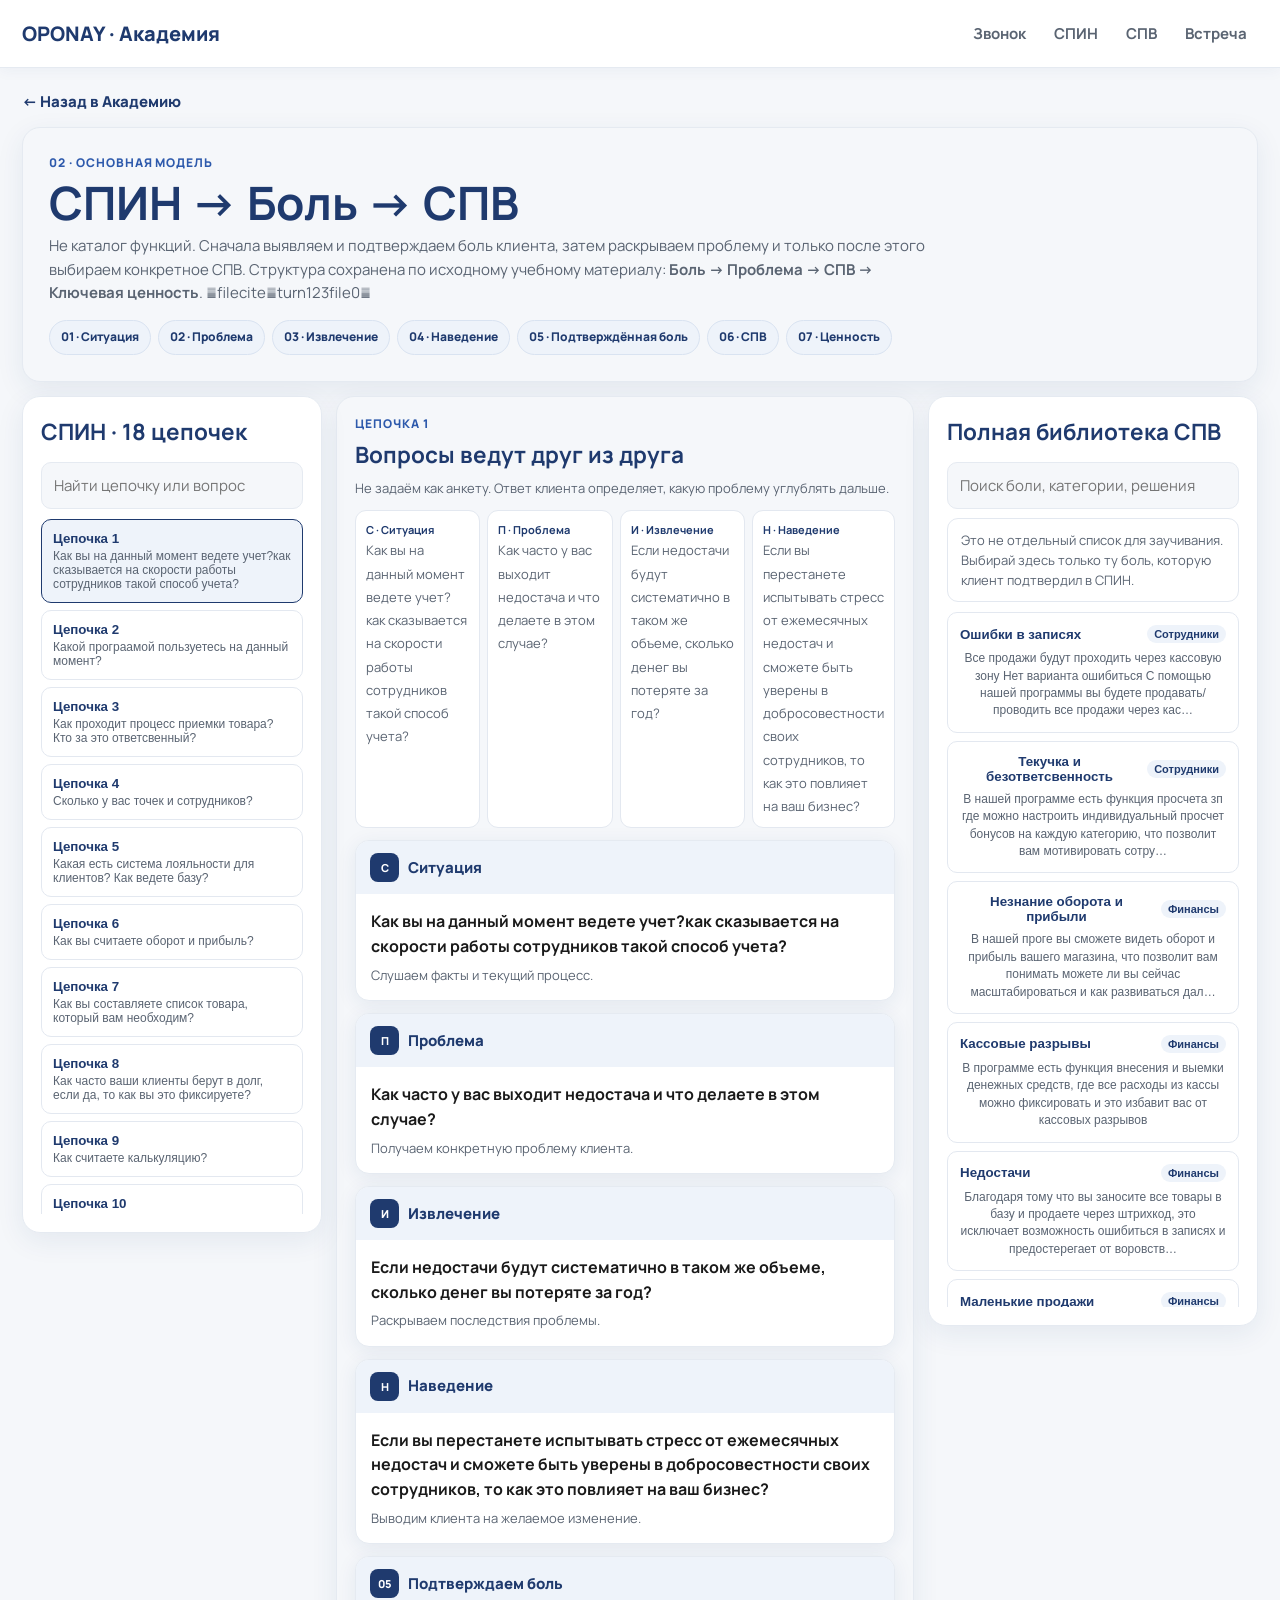
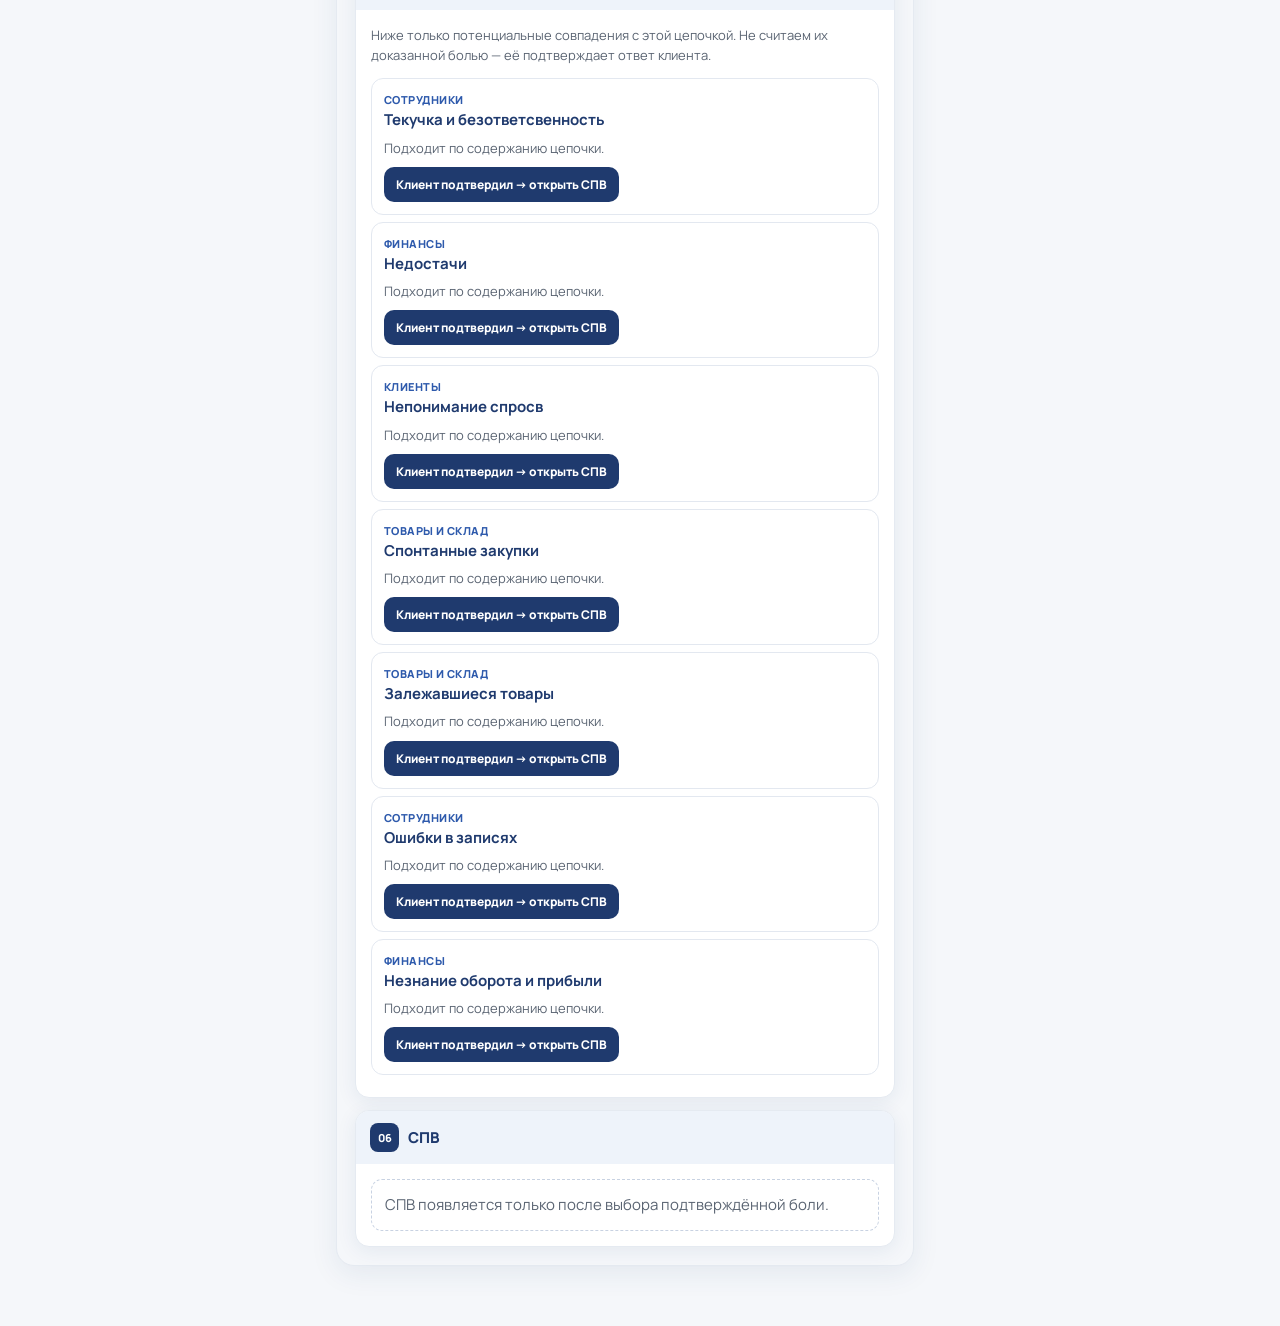
<file: spin-spv.html>
<!doctype html><html lang="ru"><head><meta charset="utf-8"><meta name="viewport" content="width=device-width,initial-scale=1"><title>OPONAY — СПИН → Боль → СПВ</title><link rel="preconnect" href="https://fonts.googleapis.com"><link rel="preconnect" href="https://fonts.gstatic.com" crossorigin><link href="https://fonts.googleapis.com/css2?family=Manrope:wght@400;500;600;700;800&display=swap" rel="stylesheet"><script src="p0-data.js"></script><link rel="stylesheet" href="oponay-blue.css"><style>:root{--p:#1F3A6E;--a:#2E5AAC;--bg:#F5F7FA;--w:#fff;--t:#1A1A1A;--m:#5A6472;--l:#E3E8F0;--s:#EEF3FA;--sh:0 8px 28px rgba(31,58,110,.08)}*{box-sizing:border-box}body{margin:0;background:var(--bg);color:var(--t);font:15px/1.55 Manrope,Arial,sans-serif}.top{position:sticky;top:0;z-index:10;background:#fff;border-bottom:1px solid var(--l)}.bar{max-width:1320px;margin:auto;padding:13px 22px;display:flex;align-items:center;gap:18px}.brand{color:var(--p);font-size:20px;font-weight:800;text-decoration:none}.nav{margin-left:auto;display:flex;gap:6px;overflow:auto}.nav a{white-space:nowrap;color:var(--m);text-decoration:none;font-weight:700;padding:9px 11px;border-radius:10px}.nav a:hover{background:var(--s);color:var(--p)}main{max-width:1320px;margin:auto;padding:22px 22px 60px}.hero,.panel{background:#fff;border:1px solid var(--l);border-radius:18px;box-shadow:var(--sh)}.hero{padding:26px}.ey{color:var(--a);font-size:12px;font-weight:800;text-transform:uppercase;letter-spacing:.08em}.hero h1{color:var(--p);font-size:clamp(30px,4.5vw,46px);line-height:1.05;margin:7px 0}.hero p{color:var(--m);max-width:900px;margin:0}.route{display:flex;flex-wrap:wrap;gap:7px;margin-top:16px}.route span{background:var(--s);border:1px solid #D9E3F1;color:var(--p);border-radius:999px;padding:7px 11px;font-size:12px;font-weight:800}.workspace{display:grid;grid-template-columns:300px minmax(0,1fr) 330px;gap:14px;margin-top:14px;align-items:start}.panel{padding:18px}.sticky{position:sticky;top:88px}.panel h2,.panel h3{color:var(--p);margin:0 0 12px}.search{width:100%;padding:11px 12px;border:1px solid var(--l);border-radius:10px;font:inherit;outline:none}.search:focus{border-color:var(--a)}.list{display:grid;gap:7px;max-height:calc(100vh - 205px);overflow:auto}.pick{border:1px solid var(--l);background:#fff;border-radius:11px;padding:11px;text-align:left;cursor:pointer}.pick.active{border-color:var(--p);background:var(--s)}.pick b{display:block;color:var(--p)}.pick span{display:block;color:var(--m);font-size:12px;margin-top:3px}.chain{display:grid;gap:12px}.flow{display:grid;grid-template-columns:repeat(4,1fr);gap:7px}.flow div{border:1px solid var(--l);border-radius:11px;padding:10px;background:#fff}.flow b{display:block;color:var(--p);font-size:11px}.flow span{font-size:13px;color:var(--m)}.stage{border:1px solid var(--l);border-radius:14px;overflow:hidden;background:#fff}.stage-head{display:flex;align-items:center;gap:9px;padding:12px 14px;background:var(--s);color:var(--p);font-weight:800}.badge{width:29px;height:29px;border-radius:8px;background:var(--p);color:#fff;display:grid;place-items:center;font-size:11px}.stage-body{padding:15px}.quote{font-size:16px;font-weight:700}.hint{color:var(--m);font-size:13px;margin-top:6px}.match{border:1px solid var(--l);border-radius:12px;padding:12px;margin:7px 0;background:#fff}.match.active{border-color:var(--a);background:var(--s)}.match b{color:var(--p)}.cat{font-size:11px;color:var(--a);font-weight:800;text-transform:uppercase;letter-spacing:.04em}.btn{border:0;border-radius:9px;background:var(--p);color:#fff;padding:9px 12px;font:800 12px Manrope,Arial;cursor:pointer;margin-top:9px}.btn:hover{background:#152A52}.solution{margin-top:10px;border:1px solid #D6E2F2;border-radius:13px;background:var(--s);padding:15px;white-space:pre-line}.solution .label{font-size:11px;text-transform:uppercase;letter-spacing:.05em;font-weight:800;color:var(--a);margin-bottom:5px}.solution h3{margin:0 0 7px}.source-library{display:grid;gap:8px;max-height:calc(100vh - 205px);overflow:auto}.source-card{border:1px solid var(--l);border-radius:12px;padding:12px;background:#fff;cursor:pointer}.source-card:hover,.source-card.active{background:var(--s);border-color:var(--a)}.source-card b{display:block;color:var(--p)}.source-card small{color:var(--m)}.source-card .mini{margin-top:7px;color:var(--m);font-size:12px;line-height:1.45}.source-title{display:flex;align-items:center;justify-content:space-between;gap:8px}.count{font-size:11px;background:var(--s);color:var(--p);padding:3px 7px;border-radius:999px;font-weight:800}.note{padding:11px 13px;border:1px solid var(--l);border-radius:11px;color:var(--m);font-size:13px;background:#fff}.back{display:inline-block;margin:0 0 13px;color:var(--p);font-weight:800;text-decoration:none}.empty{padding:13px;border:1px dashed #C8D2E2;border-radius:11px;color:var(--m)}@media(max-width:1100px){.workspace{grid-template-columns:280px minmax(0,1fr)}.right{grid-column:1/-1}.source-library{max-height:none;display:grid;grid-template-columns:repeat(2,minmax(0,1fr))}.sticky{position:static}}@media(max-width:760px){.workspace{grid-template-columns:1fr}.flow{grid-template-columns:1fr 1fr}.list,.source-library{max-height:none}.source-library{grid-template-columns:1fr}.hero,.panel{padding:16px}.bar{flex-wrap:wrap}.nav{width:100%;margin-left:0}}@media(max-width:500px){main{padding:15px 11px 40px}.flow{grid-template-columns:1fr}.hero h1{font-size:31px}.route span{font-size:11px}}</style></head><body><header class="top"><div class="bar"><a class="brand" href="index.html#home">OPONAY · Академия</a><nav class="nav"><a href="index.html#call">Звонок</a><a href="index.html#spin">СПИН</a><a href="index.html#spv">СПВ</a><a href="index.html#meeting">Встреча</a></nav></div></header><main><a class="back" href="index.html#spin">← Назад в Академию</a><section class="hero"><div class="ey">02 · основная модель</div><h1>СПИН → Боль → СПВ</h1><p>Не каталог функций. Сначала выявляем и подтверждаем боль клиента, затем раскрываем проблему и только после этого выбираем конкретное СПВ. Структура сохранена по исходному учебному материалу: <b>Боль → Проблема → СПВ → Ключевая ценность</b>. fileciteturn123file0</p><div class="route"><span>01 · Ситуация</span><span>02 · Проблема</span><span>03 · Извлечение</span><span>04 · Наведение</span><span>05 · Подтверждённая боль</span><span>06 · СПВ</span><span>07 · Ценность</span></div></section><div class="workspace"><aside class="panel sticky"><h2>СПИН · 18 цепочек</h2><input id="search" class="search" placeholder="Найти цепочку или вопрос"><div id="list" class="list" style="margin-top:10px"></div></aside><section class="panel"><div id="content"></div></section><aside class="panel sticky right"><h2>Полная библиотека СПВ</h2><input id="painSearch" class="search" placeholder="Поиск боли, категории, решения"><div class="note" style="margin-top:9px">Это не отдельный список для заучивания. Выбирай здесь только ту боль, которую клиент подтвердил в СПИН.</div><div id="painList" class="source-library" style="margin-top:10px"></div></aside></div></main><script>const D=window.OPONAY_P0_DATA||{spin:[],pains:[]};let idx=0,selectedPain=-1;const list=document.getElementById('list'),content=document.getElementById('content'),search=document.getElementById('search'),painList=document.getElementById('painList'),painSearch=document.getElementById('painSearch');function esc(s){return String(s||'').replace(/[&<>"']/g,c=>({'&':'&amp;','<':'&lt;','>':'&gt;','"':'&quot;',"'":'&#39;'}[c]))}function norm(s){return String(s||'').toLowerCase().replace(/ё/g,'е')}function tokens(s){return norm(s).split(/[^a-zа-я0-9]+/).filter(w=>w.length>4)}function score(x,p){const t=tokens([x.s,x.p,x.i,x.nq].join(' ')),q=tokens([p.cat,p.pain,p.solution].join(' '));let n=0;q.forEach(w=>{if(t.includes(w))n++});return n}function matches(x){return(D.pains||[]).map((p,i)=>({p,i,score:score(x,p)})).filter(o=>o.score>0).sort((a,b)=>b.score-a.score).slice(0,7)}function renderList(){const q=norm(search.value||'');list.innerHTML=(D.spin||[]).map((x,i)=>({x,i})).filter(o=>!q||norm(JSON.stringify(o.x)).includes(q)).map(o=>`<button class="pick ${o.i===idx?'active':''}" onclick="selectSpin(${o.i})"><b>Цепочка ${esc(o.x.n)}</b><span>${esc(o.x.s).slice(0,120)}${String(o.x.s||'').length>120?'…':''}</span></button>`).join('')}function renderPainList(){const q=norm(painSearch.value||'');const arr=(D.pains||[]).map((p,i)=>({p,i})).filter(o=>!q||norm(JSON.stringify(o.p)).includes(q));painList.innerHTML=arr.map(o=>`<button class="source-card ${o.i===selectedPain?'active':''}" onclick="showPain(${o.i},true)"><div class="source-title"><b>${esc(o.p.pain)}</b><span class="count">${esc(o.p.cat)}</span></div><div class="mini">${esc(String(o.p.solution||'').replace(/\n/g,' ').slice(0,150))}${String(o.p.solution||'').length>150?'…':''}</div></button>`).join('')}function selectSpin(i){idx=i;selectedPain=-1;renderList();renderPainList();renderContent();window.scrollTo({top:document.querySelector('.workspace').offsetTop-78,behavior:'smooth'})}function renderContent(){const x=D.spin[idx]||{};const ms=matches(x);content.innerHTML=`<div class="chain"><div><div class="ey">Цепочка ${esc(x.n)}</div><h2 style="margin:5px 0;color:var(--p)">Вопросы ведут друг из друга</h2><p class="hint" style="margin:0">Не задаём как анкету. Ответ клиента определяет, какую проблему углублять дальше.</p></div><div class="flow"><div><b>С · Ситуация</b><span>${esc(x.s)||'—'}</span></div><div><b>П · Проблема</b><span>${esc(x.p)||'—'}</span></div><div><b>И · Извлечение</b><span>${esc(x.i)||'—'}</span></div><div><b>Н · Наведение</b><span>${esc(x.nq)||'—'}</span></div></div>${stage('С','Ситуация',x.s,'Слушаем факты и текущий процесс.')} ${stage('П','Проблема',x.p,'Получаем конкретную проблему клиента.')} ${stage('И','Извлечение',x.i,'Раскрываем последствия проблемы.')} ${stage('Н','Наведение',x.nq,'Выводим клиента на желаемое изменение.')}<div class="stage"><div class="stage-head"><span class="badge">05</span>Подтверждаем боль</div><div class="stage-body">${ms.length?`<p class="hint" style="margin-top:0">Ниже только потенциальные совпадения с этой цепочкой. Не считаем их доказанной болью — её подтверждает ответ клиента.</p>${ms.map(o=>`<div class="match ${o.i===selectedPain?'active':''}"><div class="cat">${esc(o.p.cat)}</div><b>${esc(o.p.pain)}</b><div class="hint">Подходит по содержанию цепочки.</div><button class="btn" onclick="showPain(${o.i},false)">${o.i===selectedPain?'Открыто ✓':'Клиент подтвердил → открыть СПВ'}</button></div>`).join('')}`:'<div class="empty">Автоматическое совпадение не найдено. Используй библиотеку справа и выбери только подтверждённую боль.</div>'}</div></div>${selectedPain>=0?solutionCard(D.pains[selectedPain]):`<div class="stage"><div class="stage-head"><span class="badge">06</span>СПВ</div><div class="stage-body"><div class="empty">СПВ появляется только после выбора подтверждённой боли.</div></div></div>`}</div>`}function stage(k,title,text,hint){return `<div class="stage"><div class="stage-head"><span class="badge">${k}</span>${title}</div><div class="stage-body"><div class="quote">${esc(text)||'В исходной цепочке вопрос не заполнен.'}</div><div class="hint">${hint}</div></div></div>`}function solutionCard(p){if(!p)return '';return `<div class="stage"><div class="stage-head"><span class="badge">06</span>СПВ по подтверждённой боли</div><div class="stage-body"><div class="cat">${esc(p.cat)}</div><h3 style="margin:3px 0 9px;color:var(--p)">${esc(p.pain)}</h3><div class="solution"><div class="label">Решение из исходной базы СПВ</div>${esc(p.solution)}</div><div class="note" style="margin-top:10px"><b style="color:var(--p)">Переход:</b> сначала повтори клиенту его проблему, затем покажи только это решение. Не перечисляй остальные функции без связи с болью.</div><div class="stage" style="margin-top:10px"><div class="stage-head"><span class="badge">07</span>Ключевая ценность</div><div class="stage-body"><div class="hint">В исходном материале этот шаг идёт после СПВ: закончи выгодой для клиента — деньги, время, контроль или продажи — и только потом переходи к цене.</div></div></div></div></div>`}function showPain(i,fromLibrary){selectedPain=i;renderPainList();renderContent();if(fromLibrary)window.scrollTo({top:document.querySelector('.workspace').offsetTop-78,behavior:'smooth'})}search.addEventListener('input',renderList);painSearch.addEventListener('input',renderPainList);renderList();renderPainList();renderContent();</script></body></html>
</file>
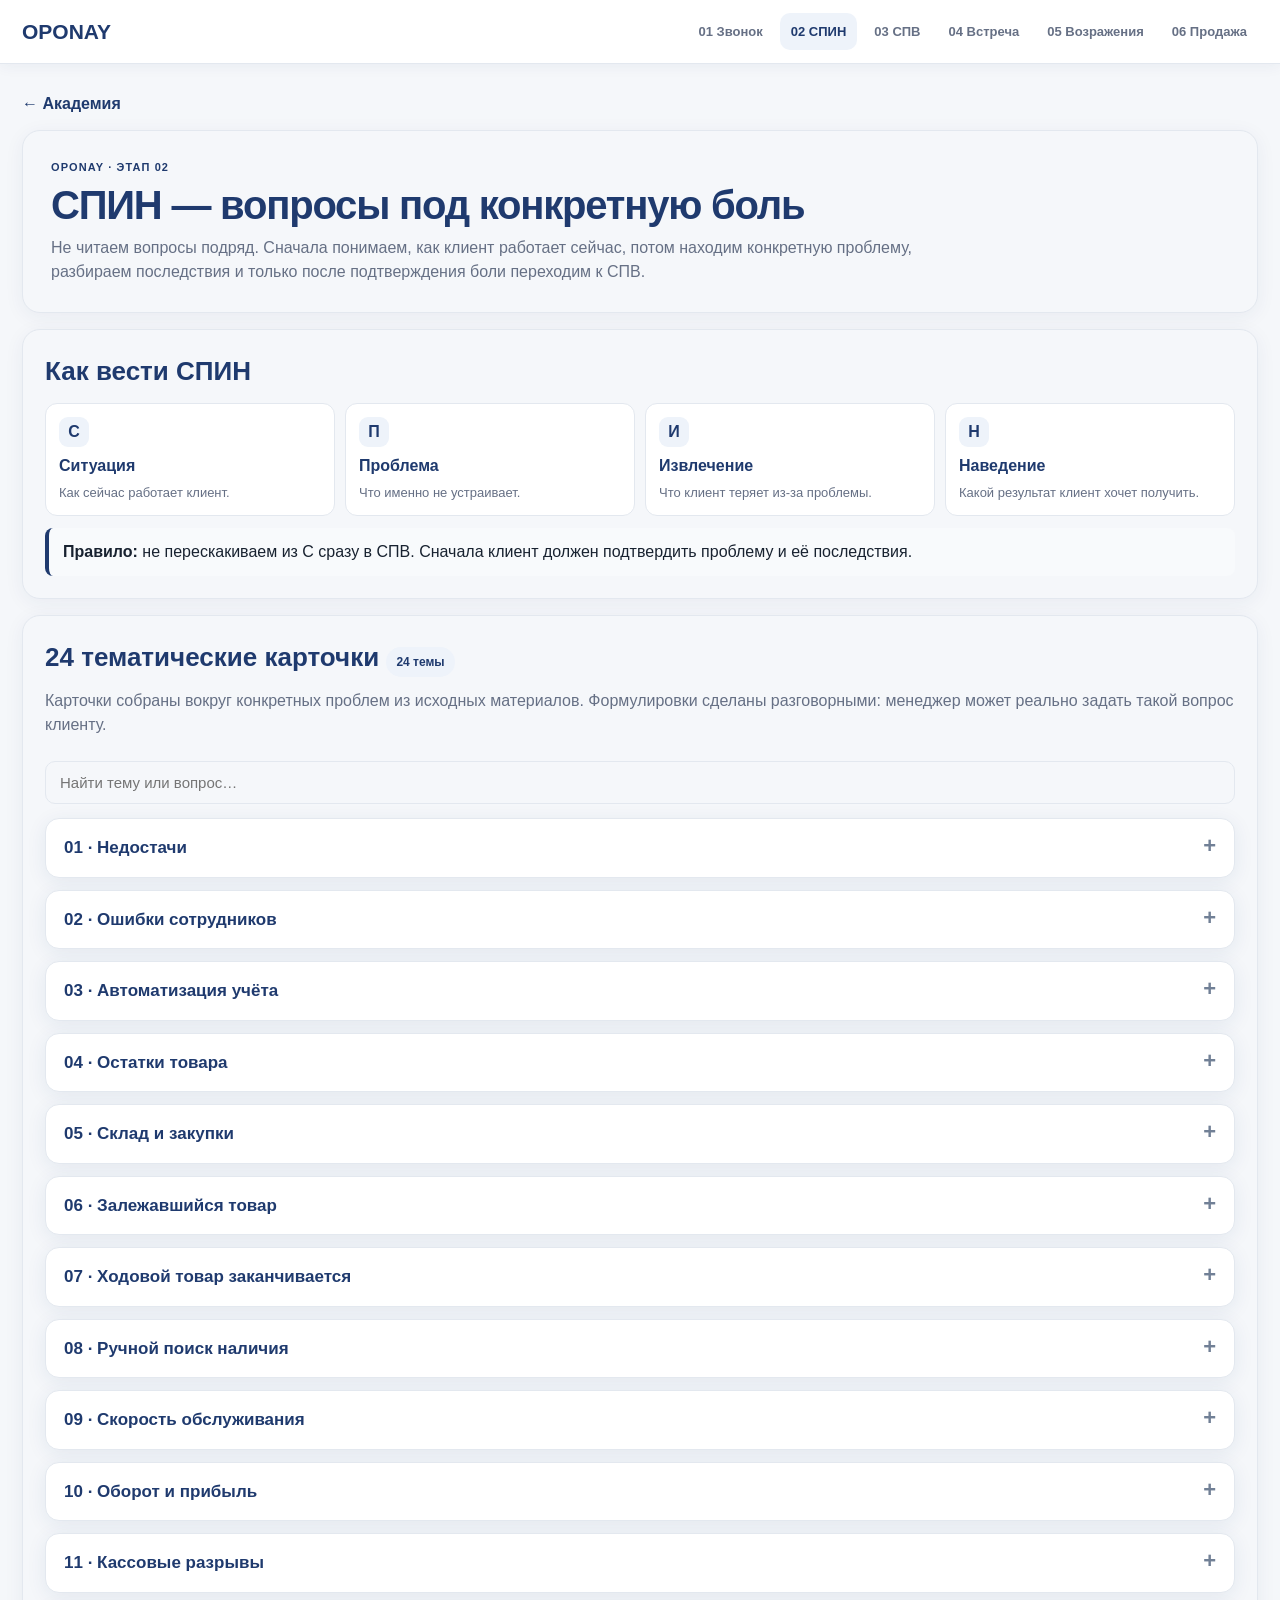
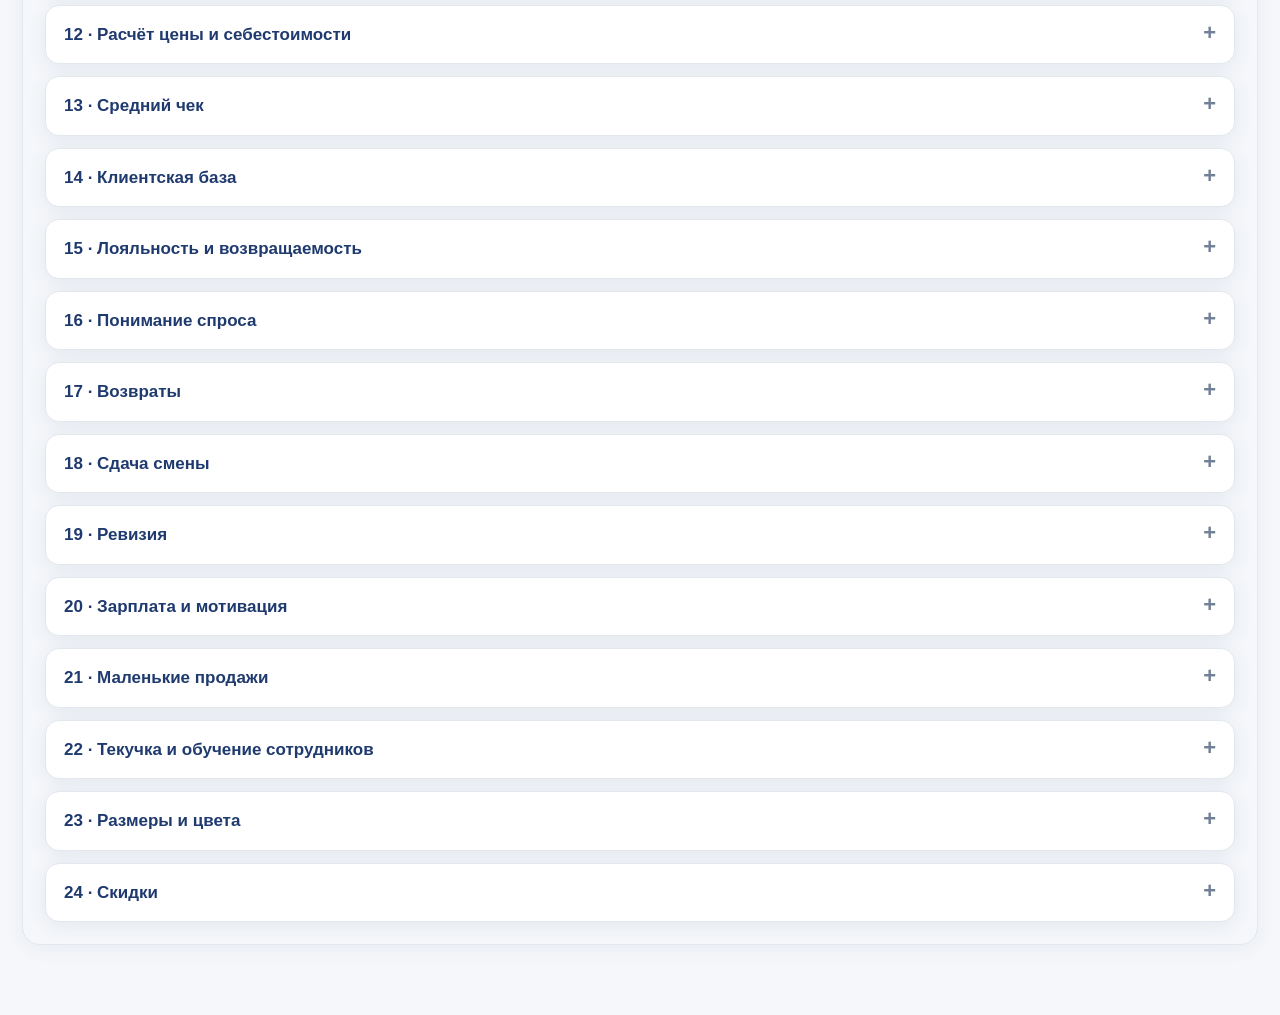
<file: spin.html>
<!doctype html>
<html lang="ru">
<head>
<meta charset="utf-8">
<meta name="viewport" content="width=device-width,initial-scale=1">
<title>OPONAY — СПИН</title>
<link rel="stylesheet" href="oponay-blue.css">
<style>
:root{--bg:#f5f7fa;--panel:#fff;--text:#182230;--muted:#667085;--line:#e3e8ef;--blue:#1f3a6e;--soft:#eef3fa}
*{box-sizing:border-box}html{scroll-behavior:smooth}body{margin:0;background:var(--bg);color:var(--text);font-family:Inter,Arial,sans-serif;line-height:1.5}
.topbar{position:sticky;top:0;z-index:100;background:#fff;border-bottom:1px solid var(--line);box-shadow:0 2px 14px rgba(31,58,110,.06);padding:0 22px;display:flex;align-items:center;gap:24px;min-height:64px}.brand{color:var(--blue);text-decoration:none;font-weight:900;font-size:21px;white-space:nowrap}.toplinks{margin-left:auto;display:flex;gap:6px;overflow-x:auto;white-space:nowrap}.toplinks a{padding:9px 11px;border-radius:10px;text-decoration:none;color:#5a6472;font-size:13px;font-weight:800}.toplinks a:hover,.toplinks a.active{background:#eef3fa;color:var(--blue)}
main{max-width:1280px;margin:auto;padding:24px 22px 70px}.back{display:inline-block;margin:4px 0 14px;color:var(--blue);font-weight:800;text-decoration:none}.hero,.section{background:#fff;border:1px solid var(--line);border-radius:18px;box-shadow:0 4px 20px rgba(31,58,110,.06)}.hero{padding:28px;background:linear-gradient(180deg,#fff,#f8fafd)}.eyebrow{font-size:11px;letter-spacing:.1em;text-transform:uppercase;color:#2e5aac;font-weight:900}.hero h1{margin:7px 0 9px;color:var(--blue);font-size:40px;line-height:1.1;letter-spacing:-.03em}.hero p{margin:0;color:var(--muted);max-width:900px}.section{padding:22px;margin-top:16px}.section h2{margin:0 0 12px;color:var(--blue);font-size:26px}.intro{color:var(--muted);margin:0 0 14px}.flow{display:grid;grid-template-columns:repeat(4,minmax(0,1fr));gap:10px}.flow>div{padding:13px;border:1px solid var(--line);border-radius:12px;background:#fff}.flow b{display:inline-flex;width:30px;height:30px;align-items:center;justify-content:center;border-radius:9px;background:var(--soft);color:var(--blue);margin-bottom:7px}.flow strong{display:block;color:var(--blue);margin-bottom:5px}.flow p{margin:0;font-size:13px;color:var(--muted)}
#chains{display:grid;grid-template-columns:1fr;gap:12px}.card{background:#fff;border:1px solid var(--line);border-radius:14px;overflow:hidden}.card summary{cursor:pointer;list-style:none;padding:16px 18px;font-weight:900;color:var(--blue);font-size:17px}.card summary::-webkit-details-marker{display:none}.card summary:after{content:'+';float:right;font-size:22px;line-height:1;color:#718096}.card[open] summary:after{content:'−'}.body{padding:0 18px 18px}.explain,.heard,.transition,.spv-link{padding:12px 14px;border-radius:11px;margin-top:12px}.explain{background:#f4f7fb;border:1px solid #d9e3f1}.label{display:block;color:var(--blue);font-size:11px;font-weight:900;text-transform:uppercase;letter-spacing:.08em;margin-bottom:4px}.question{margin-top:12px;padding:12px 14px;background:#f8fafc;border-left:4px solid var(--blue);border-radius:8px}.heard{background:#eef8f3;border:1px solid #cce7d9}.transition{background:#fff8ed;border:1px solid #f2d3a8}.spv-link{background:#eef3fa;border:1px solid #d4dfef}.mini-note{font-size:12px;color:var(--muted);margin-top:8px}.error{color:#9a3412}.search{width:100%;padding:12px 14px;border:1px solid var(--line);border-radius:11px;font-size:15px;margin:10px 0 14px}.count{display:inline-block;padding:6px 10px;border-radius:999px;background:var(--soft);color:var(--blue);font-size:12px;font-weight:900}
@media(max-width:900px){.topbar{flex-wrap:wrap;padding:7px 12px}.toplinks{width:100%;margin-left:0}.flow{grid-template-columns:repeat(2,minmax(0,1fr))}.hero h1{font-size:32px}main{padding:16px 12px 50px}}@media(max-width:620px){.flow{grid-template-columns:1fr}.card summary{font-size:15px}}
</style>
</head>
<body>
<header class="topbar"><a class="brand" href="index.html">OPONAY</a><nav class="toplinks"><a href="1.0.html">01 Звонок</a><a class="active" href="spin.html">02 СПИН</a><a href="spv.html">03 СПВ</a><a href="meeting.html">04 Встреча</a><a href="objections.html">05 Возражения</a><a href="meeting.html#sale">06 Продажа</a></nav></header>
<main>
<a class="back" href="index.html">← Академия</a>
<section class="hero"><div class="eyebrow">OPONAY · этап 02</div><h1>СПИН — вопросы под конкретную боль</h1><p>Не читаем вопросы подряд. Сначала понимаем, как клиент работает сейчас, потом находим конкретную проблему, разбираем последствия и только после подтверждения боли переходим к СПВ.</p></section>
<section class="section"><h2>Как вести СПИН</h2><div class="flow"><div><b>С</b><strong>Ситуация</strong><p>Как сейчас работает клиент.</p></div><div><b>П</b><strong>Проблема</strong><p>Что именно не устраивает.</p></div><div><b>И</b><strong>Извлечение</strong><p>Что клиент теряет из-за проблемы.</p></div><div><b>Н</b><strong>Наведение</strong><p>Какой результат клиент хочет получить.</p></div></div><div class="question"><b>Правило:</b> не перескакиваем из С сразу в СПВ. Сначала клиент должен подтвердить проблему и её последствия.</div></section>
<section class="section"><h2>24 тематические карточки <span class="count">24 темы</span></h2><p class="intro">Карточки собраны вокруг конкретных проблем из исходных материалов. Формулировки сделаны разговорными: менеджер может реально задать такой вопрос клиенту.</p><input id="search" class="search" placeholder="Найти тему или вопрос…" autocomplete="off"><div id="chains">
<details class="card" data-search="01 · недостачи понимаем, бывают ли недостачи, откуда они появляются и сколько это реально стоит бизнесу. как сейчас контролируете остатки и продажи? кто обычно проверяет, всё ли сходится по товару? как часто у вас выходит недостача? получается понять, где именно появилось расхождение? если такая недостача повторяется каждый месяц, во что она вам обходится? что из-за этого приходится делать дополнительно? если вы будете сразу видеть, где появилось расхождение, что для вас изменится? клиент назвал реальную недостачу и подтвердил, что она забирает деньги или время. после подтверждения недостачи и её последствий. спв: контроль остатков / продажи через кассу / продажи по сотрудникам."><summary>01 · Недостачи</summary><div class="body"><div class="explain"><span class="label">Тема боли</span><div>Понимаем, бывают ли недостачи, откуда они появляются и сколько это реально стоит бизнесу.</div></div><div class="flow"><div><b>С</b><strong>Ситуация</strong><p>• Как сейчас контролируете остатки и продажи?<br>• Кто обычно проверяет, всё ли сходится по товару?</p></div><div><b>П</b><strong>Проблема</strong><p>• Как часто у вас выходит недостача?<br>• Получается понять, где именно появилось расхождение?</p></div><div><b>И</b><strong>Извлечение</strong><p>• Если такая недостача повторяется каждый месяц, во что она вам обходится?<br>• Что из-за этого приходится делать дополнительно?</p></div><div><b>Н</b><strong>Наведение</strong><p>• Если вы будете сразу видеть, где появилось расхождение, что для вас изменится?</p></div></div><div class="heard"><span class="label">Что должно быть услышано от клиента</span>Клиент назвал реальную недостачу и подтвердил, что она забирает деньги или время.</div><div class="transition"><span class="label">Когда можно переходить в СПВ</span>После подтверждения недостачи и её последствий.</div><div class="spv-link"><span class="label">Какую боль / СПВ открыть</span>СПВ: контроль остатков / продажи через кассу / продажи по сотрудникам.</div><div class="mini-note"><b>Ошибка:</b> не подсказывать клиенту ответ и не говорить за него, что у него «есть проблема».</div></div></details>
<details class="card" data-search="02 · ошибки сотрудников проверяем, где сотрудники ошибаются при продаже, учёте или работе со сменой. как сейчас сотрудники проводят продажи? как контролируете их работу? где чаще всего бывают ошибки сотрудников? что они иногда забывают или делают не так? если такая ошибка повторяется, к чему она приводит? сколько времени уходит на исправление? если по каждой операции будет понятно, кто и что сделал, что это даст вам? клиент назвал конкретную ошибку и её последствия. когда клиент подтвердил, что ошибка сотрудников реально влияет на деньги или контроль. спв: продажи по сотрудникам / продажи через кассу."><summary>02 · Ошибки сотрудников</summary><div class="body"><div class="explain"><span class="label">Тема боли</span><div>Проверяем, где сотрудники ошибаются при продаже, учёте или работе со сменой.</div></div><div class="flow"><div><b>С</b><strong>Ситуация</strong><p>• Как сейчас сотрудники проводят продажи?<br>• Как контролируете их работу?</p></div><div><b>П</b><strong>Проблема</strong><p>• Где чаще всего бывают ошибки сотрудников?<br>• Что они иногда забывают или делают не так?</p></div><div><b>И</b><strong>Извлечение</strong><p>• Если такая ошибка повторяется, к чему она приводит?<br>• Сколько времени уходит на исправление?</p></div><div><b>Н</b><strong>Наведение</strong><p>• Если по каждой операции будет понятно, кто и что сделал, что это даст вам?</p></div></div><div class="heard"><span class="label">Что должно быть услышано от клиента</span>Клиент назвал конкретную ошибку и её последствия.</div><div class="transition"><span class="label">Когда можно переходить в СПВ</span>Когда клиент подтвердил, что ошибка сотрудников реально влияет на деньги или контроль.</div><div class="spv-link"><span class="label">Какую боль / СПВ открыть</span>СПВ: продажи по сотрудникам / продажи через кассу.</div><div class="mini-note"><b>Ошибка:</b> не подсказывать клиенту ответ и не говорить за него, что у него «есть проблема».</div></div></details>
<details class="card" data-search="03 · автоматизация учёта понимаем, как клиент ведёт учёт сейчас и где ручная работа мешает. как сейчас ведёте учёт: программа, таблицы или вручную? что приходится заносить руками? что в текущем учёте больше всего неудобно? какие операции приходится делать несколько раз? сколько времени на это уходит? что происходит, если в учёте допущена ошибка? если часть этой работы убрать из ручного режима, на что вы потратите это время? клиент назвал конкретную ручную операцию и подтвердил её цену по времени или ошибкам. после подтверждения конкретной проблемы ручного учёта. спв: отчёты / автоматизация учёта — только под подтверждённую проблему."><summary>03 · Автоматизация учёта</summary><div class="body"><div class="explain"><span class="label">Тема боли</span><div>Понимаем, как клиент ведёт учёт сейчас и где ручная работа мешает.</div></div><div class="flow"><div><b>С</b><strong>Ситуация</strong><p>• Как сейчас ведёте учёт: программа, таблицы или вручную?<br>• Что приходится заносить руками?</p></div><div><b>П</b><strong>Проблема</strong><p>• Что в текущем учёте больше всего неудобно?<br>• Какие операции приходится делать несколько раз?</p></div><div><b>И</b><strong>Извлечение</strong><p>• Сколько времени на это уходит?<br>• Что происходит, если в учёте допущена ошибка?</p></div><div><b>Н</b><strong>Наведение</strong><p>• Если часть этой работы убрать из ручного режима, на что вы потратите это время?</p></div></div><div class="heard"><span class="label">Что должно быть услышано от клиента</span>Клиент назвал конкретную ручную операцию и подтвердил её цену по времени или ошибкам.</div><div class="transition"><span class="label">Когда можно переходить в СПВ</span>После подтверждения конкретной проблемы ручного учёта.</div><div class="spv-link"><span class="label">Какую боль / СПВ открыть</span>СПВ: отчёты / автоматизация учёта — только под подтверждённую проблему.</div><div class="mini-note"><b>Ошибка:</b> не подсказывать клиенту ответ и не говорить за него, что у него «есть проблема».</div></div></details>
<details class="card" data-search="04 · остатки товара выясняем, насколько фактические остатки совпадают с учётом. как сейчас понимаете, сколько товара реально осталось? как сверяете учёт с фактом? бывает, что в программе товар есть, а фактически его нет? как часто такое происходит? что происходит с продажей, когда остаток указан неправильно? сколько времени уходит на выяснение расхождения? если остатки будут точными, что в работе станет проще? клиент подтвердил расхождения или сложности с точными остатками. после подтверждения проблемы с остатками и её последствий. спв: контроль остатков / остатки в кассовой зоне."><summary>04 · Остатки товара</summary><div class="body"><div class="explain"><span class="label">Тема боли</span><div>Выясняем, насколько фактические остатки совпадают с учётом.</div></div><div class="flow"><div><b>С</b><strong>Ситуация</strong><p>• Как сейчас понимаете, сколько товара реально осталось?<br>• Как сверяете учёт с фактом?</p></div><div><b>П</b><strong>Проблема</strong><p>• Бывает, что в программе товар есть, а фактически его нет?<br>• Как часто такое происходит?</p></div><div><b>И</b><strong>Извлечение</strong><p>• Что происходит с продажей, когда остаток указан неправильно?<br>• Сколько времени уходит на выяснение расхождения?</p></div><div><b>Н</b><strong>Наведение</strong><p>• Если остатки будут точными, что в работе станет проще?</p></div></div><div class="heard"><span class="label">Что должно быть услышано от клиента</span>Клиент подтвердил расхождения или сложности с точными остатками.</div><div class="transition"><span class="label">Когда можно переходить в СПВ</span>После подтверждения проблемы с остатками и её последствий.</div><div class="spv-link"><span class="label">Какую боль / СПВ открыть</span>СПВ: контроль остатков / остатки в кассовой зоне.</div><div class="mini-note"><b>Ошибка:</b> не подсказывать клиенту ответ и не говорить за него, что у него «есть проблема».</div></div></details>
<details class="card" data-search="05 · склад и закупки разбираем, как клиент принимает товар и решает, что и когда закупать. как сейчас принимаете товар? как решаете, что пора заказывать? бывает, что закупаете лишнее или, наоборот, нужного товара не хватает? что чаще всего становится причиной? если закупка ошибочная, сколько денег может зависнуть в товаре? как это влияет на оборот? если заранее видеть, что действительно нужно заказать, что это изменит в закупках? клиент назвал конкретную проблему с закупкой или остатками и её финансовое последствие. после подтверждения неэффективной закупки или нехватки товара. спв: минимальные остатки / abc-анализ / отчёты по ассортименту."><summary>05 · Склад и закупки</summary><div class="body"><div class="explain"><span class="label">Тема боли</span><div>Разбираем, как клиент принимает товар и решает, что и когда закупать.</div></div><div class="flow"><div><b>С</b><strong>Ситуация</strong><p>• Как сейчас принимаете товар?<br>• Как решаете, что пора заказывать?</p></div><div><b>П</b><strong>Проблема</strong><p>• Бывает, что закупаете лишнее или, наоборот, нужного товара не хватает?<br>• Что чаще всего становится причиной?</p></div><div><b>И</b><strong>Извлечение</strong><p>• Если закупка ошибочная, сколько денег может зависнуть в товаре?<br>• Как это влияет на оборот?</p></div><div><b>Н</b><strong>Наведение</strong><p>• Если заранее видеть, что действительно нужно заказать, что это изменит в закупках?</p></div></div><div class="heard"><span class="label">Что должно быть услышано от клиента</span>Клиент назвал конкретную проблему с закупкой или остатками и её финансовое последствие.</div><div class="transition"><span class="label">Когда можно переходить в СПВ</span>После подтверждения неэффективной закупки или нехватки товара.</div><div class="spv-link"><span class="label">Какую боль / СПВ открыть</span>СПВ: минимальные остатки / ABC-анализ / отчёты по ассортименту.</div><div class="mini-note"><b>Ошибка:</b> не подсказывать клиенту ответ и не говорить за него, что у него «есть проблема».</div></div></details>
<details class="card" data-search="06 · залежавшийся товар ищем ситуацию, когда деньги стоят в товаре, который плохо продаётся. как сейчас понимаете, какой товар давно не продаётся? как следите за такими позициями? бывает, что товар лежит месяцами? что делаете с ним сейчас? если деньги продолжают лежать в таком товаре, что это значит для оборота? сколько примерно денег может быть заморожено? если заранее видеть такие позиции, что вы сможете сделать с ними? клиент подтвердил залежавшийся товар и понимает, что в нём заморожены деньги. после подтверждения неликвида и его влияния на деньги. спв: abc-анализ / отчёты по товарам и прибыльности."><summary>06 · Залежавшийся товар</summary><div class="body"><div class="explain"><span class="label">Тема боли</span><div>Ищем ситуацию, когда деньги стоят в товаре, который плохо продаётся.</div></div><div class="flow"><div><b>С</b><strong>Ситуация</strong><p>• Как сейчас понимаете, какой товар давно не продаётся?<br>• Как следите за такими позициями?</p></div><div><b>П</b><strong>Проблема</strong><p>• Бывает, что товар лежит месяцами?<br>• Что делаете с ним сейчас?</p></div><div><b>И</b><strong>Извлечение</strong><p>• Если деньги продолжают лежать в таком товаре, что это значит для оборота?<br>• Сколько примерно денег может быть заморожено?</p></div><div><b>Н</b><strong>Наведение</strong><p>• Если заранее видеть такие позиции, что вы сможете сделать с ними?</p></div></div><div class="heard"><span class="label">Что должно быть услышано от клиента</span>Клиент подтвердил залежавшийся товар и понимает, что в нём заморожены деньги.</div><div class="transition"><span class="label">Когда можно переходить в СПВ</span>После подтверждения неликвида и его влияния на деньги.</div><div class="spv-link"><span class="label">Какую боль / СПВ открыть</span>СПВ: ABC-анализ / отчёты по товарам и прибыльности.</div><div class="mini-note"><b>Ошибка:</b> не подсказывать клиенту ответ и не говорить за него, что у него «есть проблема».</div></div></details>
<details class="card" data-search="07 · ходовой товар заканчивается проверяем, теряет ли клиент продажи из-за отсутствия нужных позиций. как сейчас понимаете, что ходовой товар скоро закончится? кто следит за остатками? бывает, что нужного товара нет именно тогда, когда его спрашивает клиент? как узнаёте об этом? если клиент не находит нужный товар, что обычно происходит с продажей? есть случаи, когда он просто уходит? если заранее видеть, что товар заканчивается, что это изменит в продажах? клиент назвал случаи отсутствия ходового товара и подтвердил потерю продаж или клиентов. после подтверждения потери продажи из-за отсутствия товара. спв: минимальные остатки / контроль остатков."><summary>07 · Ходовой товар заканчивается</summary><div class="body"><div class="explain"><span class="label">Тема боли</span><div>Проверяем, теряет ли клиент продажи из-за отсутствия нужных позиций.</div></div><div class="flow"><div><b>С</b><strong>Ситуация</strong><p>• Как сейчас понимаете, что ходовой товар скоро закончится?<br>• Кто следит за остатками?</p></div><div><b>П</b><strong>Проблема</strong><p>• Бывает, что нужного товара нет именно тогда, когда его спрашивает клиент?<br>• Как узнаёте об этом?</p></div><div><b>И</b><strong>Извлечение</strong><p>• Если клиент не находит нужный товар, что обычно происходит с продажей?<br>• Есть случаи, когда он просто уходит?</p></div><div><b>Н</b><strong>Наведение</strong><p>• Если заранее видеть, что товар заканчивается, что это изменит в продажах?</p></div></div><div class="heard"><span class="label">Что должно быть услышано от клиента</span>Клиент назвал случаи отсутствия ходового товара и подтвердил потерю продаж или клиентов.</div><div class="transition"><span class="label">Когда можно переходить в СПВ</span>После подтверждения потери продажи из-за отсутствия товара.</div><div class="spv-link"><span class="label">Какую боль / СПВ открыть</span>СПВ: минимальные остатки / контроль остатков.</div><div class="mini-note"><b>Ошибка:</b> не подсказывать клиенту ответ и не говорить за него, что у него «есть проблема».</div></div></details>
<details class="card" data-search="08 · ручной поиск наличия понимаем, сколько времени сотрудники тратят на поиск товара. как продавец сейчас проверяет наличие товара? а если нужного размера или цвета нет в этой точке? бывает, что приходится искать товар по складу или звонить на другую точку? сколько времени это обычно занимает? что происходит, если клиент ждёт, пока продавец найдёт товар? бывают случаи, когда клиент уходит? если наличие можно сразу посмотреть в программе, что это изменит в работе продавца? клиент подтвердил ручной поиск и его влияние на скорость обслуживания или продажи. после подтверждения потери времени/продажи из-за поиска. спв: остатки прямо из кассовой зоны / мобильный контроль остатков."><summary>08 · Ручной поиск наличия</summary><div class="body"><div class="explain"><span class="label">Тема боли</span><div>Понимаем, сколько времени сотрудники тратят на поиск товара.</div></div><div class="flow"><div><b>С</b><strong>Ситуация</strong><p>• Как продавец сейчас проверяет наличие товара?<br>• А если нужного размера или цвета нет в этой точке?</p></div><div><b>П</b><strong>Проблема</strong><p>• Бывает, что приходится искать товар по складу или звонить на другую точку?<br>• Сколько времени это обычно занимает?</p></div><div><b>И</b><strong>Извлечение</strong><p>• Что происходит, если клиент ждёт, пока продавец найдёт товар?<br>• Бывают случаи, когда клиент уходит?</p></div><div><b>Н</b><strong>Наведение</strong><p>• Если наличие можно сразу посмотреть в программе, что это изменит в работе продавца?</p></div></div><div class="heard"><span class="label">Что должно быть услышано от клиента</span>Клиент подтвердил ручной поиск и его влияние на скорость обслуживания или продажи.</div><div class="transition"><span class="label">Когда можно переходить в СПВ</span>После подтверждения потери времени/продажи из-за поиска.</div><div class="spv-link"><span class="label">Какую боль / СПВ открыть</span>СПВ: остатки прямо из кассовой зоны / мобильный контроль остатков.</div><div class="mini-note"><b>Ошибка:</b> не подсказывать клиенту ответ и не говорить за него, что у него «есть проблема».</div></div></details>
<details class="card" data-search="09 · скорость обслуживания проверяем, где клиент ждёт и что тормозит продажу на кассе. как сейчас проходит обычная продажа на кассе? что продавец делает перед оформлением покупки? на каком этапе чаще всего приходится ждать? что занимает больше всего времени? если обслуживание затягивается, как это влияет на очередь и продажи? если продавец сможет делать это быстрее, что вы хотите получить в итоге? клиент назвал конкретную задержку и связал её с очередью, временем или продажами. после подтверждения проблемы со скоростью обслуживания. спв: быстрый поиск товара / остатки в кассовой зоне / автоматизация продажи."><summary>09 · Скорость обслуживания</summary><div class="body"><div class="explain"><span class="label">Тема боли</span><div>Проверяем, где клиент ждёт и что тормозит продажу на кассе.</div></div><div class="flow"><div><b>С</b><strong>Ситуация</strong><p>• Как сейчас проходит обычная продажа на кассе?<br>• Что продавец делает перед оформлением покупки?</p></div><div><b>П</b><strong>Проблема</strong><p>• На каком этапе чаще всего приходится ждать?<br>• Что занимает больше всего времени?</p></div><div><b>И</b><strong>Извлечение</strong><p>• Если обслуживание затягивается, как это влияет на очередь и продажи?</p></div><div><b>Н</b><strong>Наведение</strong><p>• Если продавец сможет делать это быстрее, что вы хотите получить в итоге?</p></div></div><div class="heard"><span class="label">Что должно быть услышано от клиента</span>Клиент назвал конкретную задержку и связал её с очередью, временем или продажами.</div><div class="transition"><span class="label">Когда можно переходить в СПВ</span>После подтверждения проблемы со скоростью обслуживания.</div><div class="spv-link"><span class="label">Какую боль / СПВ открыть</span>СПВ: быстрый поиск товара / остатки в кассовой зоне / автоматизация продажи.</div><div class="mini-note"><b>Ошибка:</b> не подсказывать клиенту ответ и не говорить за него, что у него «есть проблема».</div></div></details>
<details class="card" data-search="10 · оборот и прибыль проверяем, видит ли собственник реальную картину по обороту и прибыли. как сейчас считаете оборот и прибыль? какие показатели смотрите регулярно? всегда можете быстро понять, сколько реально заработали? каких данных вам обычно не хватает? если прибыльность не видна, как это влияет на решения по закупкам и ассортименту? бывали решения, которые потом оказывались невыгодными? если видеть прибыльность по товарам и продажам, какие решения станет проще принимать? клиент признал, что не всегда видит реальную прибыльность или нужные показатели. после подтверждения проблемы с пониманием прибыли. спв: валовая прибыль / отчёты по продажам."><summary>10 · Оборот и прибыль</summary><div class="body"><div class="explain"><span class="label">Тема боли</span><div>Проверяем, видит ли собственник реальную картину по обороту и прибыли.</div></div><div class="flow"><div><b>С</b><strong>Ситуация</strong><p>• Как сейчас считаете оборот и прибыль?<br>• Какие показатели смотрите регулярно?</p></div><div><b>П</b><strong>Проблема</strong><p>• Всегда можете быстро понять, сколько реально заработали?<br>• Каких данных вам обычно не хватает?</p></div><div><b>И</b><strong>Извлечение</strong><p>• Если прибыльность не видна, как это влияет на решения по закупкам и ассортименту?<br>• Бывали решения, которые потом оказывались невыгодными?</p></div><div><b>Н</b><strong>Наведение</strong><p>• Если видеть прибыльность по товарам и продажам, какие решения станет проще принимать?</p></div></div><div class="heard"><span class="label">Что должно быть услышано от клиента</span>Клиент признал, что не всегда видит реальную прибыльность или нужные показатели.</div><div class="transition"><span class="label">Когда можно переходить в СПВ</span>После подтверждения проблемы с пониманием прибыли.</div><div class="spv-link"><span class="label">Какую боль / СПВ открыть</span>СПВ: валовая прибыль / отчёты по продажам.</div><div class="mini-note"><b>Ошибка:</b> не подсказывать клиенту ответ и не говорить за него, что у него «есть проблема».</div></div></details>
<details class="card" data-search="11 · кассовые разрывы выясняем, возникают ли ситуации, когда денег не хватает на текущие закупки или расходы. как сейчас контролируете деньги в кассе и расходы? как понимаете, сколько денег можно направить на закупку? бывает, что на нужную закупку денег не хватает? как обычно выходите из такой ситуации? к чему это приводит для закупок и продаж? приходилось откладывать закупку или брать деньги из другого места? если движение денег будет видно заранее, что это изменит в управлении? клиент назвал реальный кассовый разрыв и его последствия. после подтверждения финансового последствия. спв: внесения и снятия денег / отчёты / валовая прибыль — по подтверждённой проблеме."><summary>11 · Кассовые разрывы</summary><div class="body"><div class="explain"><span class="label">Тема боли</span><div>Выясняем, возникают ли ситуации, когда денег не хватает на текущие закупки или расходы.</div></div><div class="flow"><div><b>С</b><strong>Ситуация</strong><p>• Как сейчас контролируете деньги в кассе и расходы?<br>• Как понимаете, сколько денег можно направить на закупку?</p></div><div><b>П</b><strong>Проблема</strong><p>• Бывает, что на нужную закупку денег не хватает?<br>• Как обычно выходите из такой ситуации?</p></div><div><b>И</b><strong>Извлечение</strong><p>• К чему это приводит для закупок и продаж?<br>• Приходилось откладывать закупку или брать деньги из другого места?</p></div><div><b>Н</b><strong>Наведение</strong><p>• Если движение денег будет видно заранее, что это изменит в управлении?</p></div></div><div class="heard"><span class="label">Что должно быть услышано от клиента</span>Клиент назвал реальный кассовый разрыв и его последствия.</div><div class="transition"><span class="label">Когда можно переходить в СПВ</span>После подтверждения финансового последствия.</div><div class="spv-link"><span class="label">Какую боль / СПВ открыть</span>СПВ: внесения и снятия денег / отчёты / валовая прибыль — по подтверждённой проблеме.</div><div class="mini-note"><b>Ошибка:</b> не подсказывать клиенту ответ и не говорить за него, что у него «есть проблема».</div></div></details>
<details class="card" data-search="12 · расчёт цены и себестоимости проверяем, понимает ли клиент, сколько реально зарабатывает на продаже. как сейчас считаете себестоимость и наценку? как понимаете, сколько заработали на конкретном товаре? бывает, что цену приходится считать вручную или можно ошибиться? как проверяете, что цена выставлена правильно? если себестоимость или цена рассчитаны неправильно, что происходит с прибылью? были случаи продажи почти без заработка? если прибыльность будет видна сразу, что станет проще решать по цене и ассортименту? клиент подтвердил ручной расчёт или риск ошибки в цене/себестоимости. после подтверждения финансового последствия ошибки. спв: валовая прибыль / каталог и цены / отчёты по продажам."><summary>12 · Расчёт цены и себестоимости</summary><div class="body"><div class="explain"><span class="label">Тема боли</span><div>Проверяем, понимает ли клиент, сколько реально зарабатывает на продаже.</div></div><div class="flow"><div><b>С</b><strong>Ситуация</strong><p>• Как сейчас считаете себестоимость и наценку?<br>• Как понимаете, сколько заработали на конкретном товаре?</p></div><div><b>П</b><strong>Проблема</strong><p>• Бывает, что цену приходится считать вручную или можно ошибиться?<br>• Как проверяете, что цена выставлена правильно?</p></div><div><b>И</b><strong>Извлечение</strong><p>• Если себестоимость или цена рассчитаны неправильно, что происходит с прибылью?<br>• Были случаи продажи почти без заработка?</p></div><div><b>Н</b><strong>Наведение</strong><p>• Если прибыльность будет видна сразу, что станет проще решать по цене и ассортименту?</p></div></div><div class="heard"><span class="label">Что должно быть услышано от клиента</span>Клиент подтвердил ручной расчёт или риск ошибки в цене/себестоимости.</div><div class="transition"><span class="label">Когда можно переходить в СПВ</span>После подтверждения финансового последствия ошибки.</div><div class="spv-link"><span class="label">Какую боль / СПВ открыть</span>СПВ: валовая прибыль / каталог и цены / отчёты по продажам.</div><div class="mini-note"><b>Ошибка:</b> не подсказывать клиенту ответ и не говорить за него, что у него «есть проблема».</div></div></details>
<details class="card" data-search="13 · средний чек выясняем, смотрит ли клиент средний чек и управляет ли им. смотрите сейчас средний чек? как понимаете, сколько в среднем оставляет один клиент? понимаете, почему средний чек меняется? продавцы знают, какой результат от них ожидается? если средний чек снижается, как это влияет на общую выручку? что происходит, если это продолжается месяцами? если видеть средний чек и ставить по нему понятные цели, что это может изменить в продажах? клиент подтвердил, что средний чек не контролируется или им сложно управлять. после подтверждения проблемы с управлением средним чеком. спв: отчёты по продажам / зарплата и мотивация."><summary>13 · Средний чек</summary><div class="body"><div class="explain"><span class="label">Тема боли</span><div>Выясняем, смотрит ли клиент средний чек и управляет ли им.</div></div><div class="flow"><div><b>С</b><strong>Ситуация</strong><p>• Смотрите сейчас средний чек?<br>• Как понимаете, сколько в среднем оставляет один клиент?</p></div><div><b>П</b><strong>Проблема</strong><p>• Понимаете, почему средний чек меняется?<br>• Продавцы знают, какой результат от них ожидается?</p></div><div><b>И</b><strong>Извлечение</strong><p>• Если средний чек снижается, как это влияет на общую выручку?<br>• Что происходит, если это продолжается месяцами?</p></div><div><b>Н</b><strong>Наведение</strong><p>• Если видеть средний чек и ставить по нему понятные цели, что это может изменить в продажах?</p></div></div><div class="heard"><span class="label">Что должно быть услышано от клиента</span>Клиент подтвердил, что средний чек не контролируется или им сложно управлять.</div><div class="transition"><span class="label">Когда можно переходить в СПВ</span>После подтверждения проблемы с управлением средним чеком.</div><div class="spv-link"><span class="label">Какую боль / СПВ открыть</span>СПВ: отчёты по продажам / зарплата и мотивация.</div><div class="mini-note"><b>Ошибка:</b> не подсказывать клиенту ответ и не говорить за него, что у него «есть проблема».</div></div></details>
<details class="card" data-search="14 · клиентская база понимаем, есть ли у клиента рабочая база и история покупок. как сейчас храните данные постоянных клиентов? видите историю их покупок? бывает, что данные о клиенте нигде не сохраняются? сложно потом понять, что он покупал? если база не ведётся, что вы теряете в повторных продажах? есть ощущение, что часть клиентов просто не возвращается? если история покупок будет под рукой, как вы сможете использовать её в работе с клиентами? клиент подтвердил, что база отсутствует или используется слабо. после подтверждения потери повторных продаж или отсутствия базы. спв: клиентская база / история покупок / лояльность."><summary>14 · Клиентская база</summary><div class="body"><div class="explain"><span class="label">Тема боли</span><div>Понимаем, есть ли у клиента рабочая база и история покупок.</div></div><div class="flow"><div><b>С</b><strong>Ситуация</strong><p>• Как сейчас храните данные постоянных клиентов?<br>• Видите историю их покупок?</p></div><div><b>П</b><strong>Проблема</strong><p>• Бывает, что данные о клиенте нигде не сохраняются?<br>• Сложно потом понять, что он покупал?</p></div><div><b>И</b><strong>Извлечение</strong><p>• Если база не ведётся, что вы теряете в повторных продажах?<br>• Есть ощущение, что часть клиентов просто не возвращается?</p></div><div><b>Н</b><strong>Наведение</strong><p>• Если история покупок будет под рукой, как вы сможете использовать её в работе с клиентами?</p></div></div><div class="heard"><span class="label">Что должно быть услышано от клиента</span>Клиент подтвердил, что база отсутствует или используется слабо.</div><div class="transition"><span class="label">Когда можно переходить в СПВ</span>После подтверждения потери повторных продаж или отсутствия базы.</div><div class="spv-link"><span class="label">Какую боль / СПВ открыть</span>СПВ: клиентская база / история покупок / лояльность.</div><div class="mini-note"><b>Ошибка:</b> не подсказывать клиенту ответ и не говорить за него, что у него «есть проблема».</div></div></details>
<details class="card" data-search="15 · лояльность и возвращаемость отдельно проверяем, что происходит после первой покупки. как сейчас работаете с постоянными клиентами? есть ли система скидок или бонусов? что делаете, чтобы клиент вернулся снова? можете понять, кто давно не покупал? если постоянные клиенты не возвращаются, как это влияет на продажи? сколько новых клиентов приходится искать вместо них? если клиентам можно давать персональные условия и видеть историю покупок, что это изменит? клиент признал, что повторные продажи и возвращаемость не контролируются системно. после подтверждения проблемы с повторными продажами. спв: клиентская база / индивидуальные скидки / система лояльности."><summary>15 · Лояльность и возвращаемость</summary><div class="body"><div class="explain"><span class="label">Тема боли</span><div>Отдельно проверяем, что происходит после первой покупки.</div></div><div class="flow"><div><b>С</b><strong>Ситуация</strong><p>• Как сейчас работаете с постоянными клиентами?<br>• Есть ли система скидок или бонусов?</p></div><div><b>П</b><strong>Проблема</strong><p>• Что делаете, чтобы клиент вернулся снова?<br>• Можете понять, кто давно не покупал?</p></div><div><b>И</b><strong>Извлечение</strong><p>• Если постоянные клиенты не возвращаются, как это влияет на продажи?<br>• Сколько новых клиентов приходится искать вместо них?</p></div><div><b>Н</b><strong>Наведение</strong><p>• Если клиентам можно давать персональные условия и видеть историю покупок, что это изменит?</p></div></div><div class="heard"><span class="label">Что должно быть услышано от клиента</span>Клиент признал, что повторные продажи и возвращаемость не контролируются системно.</div><div class="transition"><span class="label">Когда можно переходить в СПВ</span>После подтверждения проблемы с повторными продажами.</div><div class="spv-link"><span class="label">Какую боль / СПВ открыть</span>СПВ: клиентская база / индивидуальные скидки / система лояльности.</div><div class="mini-note"><b>Ошибка:</b> не подсказывать клиенту ответ и не говорить за него, что у него «есть проблема».</div></div></details>
<details class="card" data-search="16 · понимание спроса проверяем, понимает ли клиент, какие товары продаются лучше других. как сейчас понимаете, на какие товары спрос выше? смотрите продажи по отдельным позициям? бывает, что закупаете товар, который потом плохо продаётся? а ходовой товар при этом заканчивается? если ошибиться с ассортиментом, сколько денег может зависнуть в товаре? как это влияет на оборот? если видеть, какие товары продаются лучше, что изменится в закупках? клиент подтвердил, что не видит спрос в нужном разрезе или ошибается с ассортиментом. после подтверждения проблемы с пониманием спроса. спв: топ товаров / отчёты / abc-анализ."><summary>16 · Понимание спроса</summary><div class="body"><div class="explain"><span class="label">Тема боли</span><div>Проверяем, понимает ли клиент, какие товары продаются лучше других.</div></div><div class="flow"><div><b>С</b><strong>Ситуация</strong><p>• Как сейчас понимаете, на какие товары спрос выше?<br>• Смотрите продажи по отдельным позициям?</p></div><div><b>П</b><strong>Проблема</strong><p>• Бывает, что закупаете товар, который потом плохо продаётся?<br>• А ходовой товар при этом заканчивается?</p></div><div><b>И</b><strong>Извлечение</strong><p>• Если ошибиться с ассортиментом, сколько денег может зависнуть в товаре?<br>• Как это влияет на оборот?</p></div><div><b>Н</b><strong>Наведение</strong><p>• Если видеть, какие товары продаются лучше, что изменится в закупках?</p></div></div><div class="heard"><span class="label">Что должно быть услышано от клиента</span>Клиент подтвердил, что не видит спрос в нужном разрезе или ошибается с ассортиментом.</div><div class="transition"><span class="label">Когда можно переходить в СПВ</span>После подтверждения проблемы с пониманием спроса.</div><div class="spv-link"><span class="label">Какую боль / СПВ открыть</span>СПВ: топ товаров / отчёты / ABC-анализ.</div><div class="mini-note"><b>Ошибка:</b> не подсказывать клиенту ответ и не говорить за него, что у него «есть проблема».</div></div></details>
<details class="card" data-search="17 · возвраты разбираем, как клиент оформляет возвраты и находит исходную продажу. как сейчас оформляете возврат товара? как находите исходную продажу? бывает, что на поиск продажи уходит много времени? как возврат отражается в учёте? если возврат не провести правильно, что происходит с остатками и деньгами? приходится потом что-то исправлять вручную? если нужную продажу можно быстро найти и возврат сразу отразится в учёте, что это упростит? клиент подтвердил ручной поиск или проблемы с отражением возвратов. после подтверждения потери времени или ошибок в учёте возврата. спв: возвраты / поиск продажи по чеку / контроль остатков."><summary>17 · Возвраты</summary><div class="body"><div class="explain"><span class="label">Тема боли</span><div>Разбираем, как клиент оформляет возвраты и находит исходную продажу.</div></div><div class="flow"><div><b>С</b><strong>Ситуация</strong><p>• Как сейчас оформляете возврат товара?<br>• Как находите исходную продажу?</p></div><div><b>П</b><strong>Проблема</strong><p>• Бывает, что на поиск продажи уходит много времени?<br>• Как возврат отражается в учёте?</p></div><div><b>И</b><strong>Извлечение</strong><p>• Если возврат не провести правильно, что происходит с остатками и деньгами?<br>• Приходится потом что-то исправлять вручную?</p></div><div><b>Н</b><strong>Наведение</strong><p>• Если нужную продажу можно быстро найти и возврат сразу отразится в учёте, что это упростит?</p></div></div><div class="heard"><span class="label">Что должно быть услышано от клиента</span>Клиент подтвердил ручной поиск или проблемы с отражением возвратов.</div><div class="transition"><span class="label">Когда можно переходить в СПВ</span>После подтверждения потери времени или ошибок в учёте возврата.</div><div class="spv-link"><span class="label">Какую боль / СПВ открыть</span>СПВ: возвраты / поиск продажи по чеку / контроль остатков.</div><div class="mini-note"><b>Ошибка:</b> не подсказывать клиенту ответ и не говорить за него, что у него «есть проблема».</div></div></details>
<details class="card" data-search="18 · сдача смены проверяем, как сотрудники передают данные по итогам смены. как сейчас проходит сдача смены? что сотрудник передаёт по итогам дня? бывает, что что-то забывают записать или приходится потом сверять вручную? как часто это случается? сколько времени уходит на сверку? что происходит, если данные не совпали? если продажи и операции будут фиксироваться сразу, что станет проще при сдаче смены? клиент подтвердил ручную сверку, ошибки или лишнюю работу при сдаче смены. после подтверждения ручной нагрузки или ошибок. спв: продажи через кассу / автоматизация учёта."><summary>18 · Сдача смены</summary><div class="body"><div class="explain"><span class="label">Тема боли</span><div>Проверяем, как сотрудники передают данные по итогам смены.</div></div><div class="flow"><div><b>С</b><strong>Ситуация</strong><p>• Как сейчас проходит сдача смены?<br>• Что сотрудник передаёт по итогам дня?</p></div><div><b>П</b><strong>Проблема</strong><p>• Бывает, что что-то забывают записать или приходится потом сверять вручную?<br>• Как часто это случается?</p></div><div><b>И</b><strong>Извлечение</strong><p>• Сколько времени уходит на сверку?<br>• Что происходит, если данные не совпали?</p></div><div><b>Н</b><strong>Наведение</strong><p>• Если продажи и операции будут фиксироваться сразу, что станет проще при сдаче смены?</p></div></div><div class="heard"><span class="label">Что должно быть услышано от клиента</span>Клиент подтвердил ручную сверку, ошибки или лишнюю работу при сдаче смены.</div><div class="transition"><span class="label">Когда можно переходить в СПВ</span>После подтверждения ручной нагрузки или ошибок.</div><div class="spv-link"><span class="label">Какую боль / СПВ открыть</span>СПВ: продажи через кассу / автоматизация учёта.</div><div class="mini-note"><b>Ошибка:</b> не подсказывать клиенту ответ и не говорить за него, что у него «есть проблема».</div></div></details>
<details class="card" data-search="19 · ревизия понимаем, как часто клиент пересчитывает товар и сколько времени на это уходит. как сейчас проводите ревизию? как часто пересчитываете товар? сколько времени занимает ревизия? бывают ошибки при ручном пересчёте? если расхождение обнаруживается только во время ревизии, что это значит для бизнеса? сколько продаж или времени уже могло быть потеряно? если расхождения можно находить быстрее, как это изменит контроль? клиент назвал длительность ревизии или проблему с поздним обнаружением расхождений. после подтверждения ручной нагрузки или позднего обнаружения проблемы. спв: инвентаризация / сканер / контроль остатков."><summary>19 · Ревизия</summary><div class="body"><div class="explain"><span class="label">Тема боли</span><div>Понимаем, как часто клиент пересчитывает товар и сколько времени на это уходит.</div></div><div class="flow"><div><b>С</b><strong>Ситуация</strong><p>• Как сейчас проводите ревизию?<br>• Как часто пересчитываете товар?</p></div><div><b>П</b><strong>Проблема</strong><p>• Сколько времени занимает ревизия?<br>• Бывают ошибки при ручном пересчёте?</p></div><div><b>И</b><strong>Извлечение</strong><p>• Если расхождение обнаруживается только во время ревизии, что это значит для бизнеса?<br>• Сколько продаж или времени уже могло быть потеряно?</p></div><div><b>Н</b><strong>Наведение</strong><p>• Если расхождения можно находить быстрее, как это изменит контроль?</p></div></div><div class="heard"><span class="label">Что должно быть услышано от клиента</span>Клиент назвал длительность ревизии или проблему с поздним обнаружением расхождений.</div><div class="transition"><span class="label">Когда можно переходить в СПВ</span>После подтверждения ручной нагрузки или позднего обнаружения проблемы.</div><div class="spv-link"><span class="label">Какую боль / СПВ открыть</span>СПВ: инвентаризация / сканер / контроль остатков.</div><div class="mini-note"><b>Ошибка:</b> не подсказывать клиенту ответ и не говорить за него, что у него «есть проблема».</div></div></details>
<details class="card" data-search="20 · зарплата и мотивация выясняем, как считается зарплата и можно ли связать её с продажами. как сейчас считаете зарплату сотрудникам? есть оклад, процент или своя схема? что в расчёте приходится делать вручную? сложно сверить зарплату с фактическими продажами? сколько времени уходит на расчёт? что происходит, если в расчёте ошибка? если зарплата и мотивация будут считаться по фактическим продажам, что это изменит для вас? клиент подтвердил ручной расчёт или отсутствие понятной связи между продажами и мотивацией. после подтверждения ручной нагрузки или проблемы с мотивацией. спв: зарплата + мотивация / продажи по продавцам."><summary>20 · Зарплата и мотивация</summary><div class="body"><div class="explain"><span class="label">Тема боли</span><div>Выясняем, как считается зарплата и можно ли связать её с продажами.</div></div><div class="flow"><div><b>С</b><strong>Ситуация</strong><p>• Как сейчас считаете зарплату сотрудникам?<br>• Есть оклад, процент или своя схема?</p></div><div><b>П</b><strong>Проблема</strong><p>• Что в расчёте приходится делать вручную?<br>• Сложно сверить зарплату с фактическими продажами?</p></div><div><b>И</b><strong>Извлечение</strong><p>• Сколько времени уходит на расчёт?<br>• Что происходит, если в расчёте ошибка?</p></div><div><b>Н</b><strong>Наведение</strong><p>• Если зарплата и мотивация будут считаться по фактическим продажам, что это изменит для вас?</p></div></div><div class="heard"><span class="label">Что должно быть услышано от клиента</span>Клиент подтвердил ручной расчёт или отсутствие понятной связи между продажами и мотивацией.</div><div class="transition"><span class="label">Когда можно переходить в СПВ</span>После подтверждения ручной нагрузки или проблемы с мотивацией.</div><div class="spv-link"><span class="label">Какую боль / СПВ открыть</span>СПВ: зарплата + мотивация / продажи по продавцам.</div><div class="mini-note"><b>Ошибка:</b> не подсказывать клиенту ответ и не говорить за него, что у него «есть проблема».</div></div></details>
<details class="card" data-search="21 · маленькие продажи ищем проблему не в количестве клиентов, а в результате работы продавцов. как сейчас контролируете продажи каждого сотрудника? смотрите, кто сколько продаёт? бывает, что продавцы продают по-разному и часть сотрудников сильно отстаёт? понимаете, почему так происходит? если результат продавцов не растёт, как это влияет на общую выручку? что приходится делать собственнику? если видеть продажи по сотрудникам и задавать понятную мотивацию, что хотите изменить? клиент признал, что продажи сотрудников отличаются и часть результата теряется. после подтверждения проблемы с результатом продавцов. спв: продажи по продавцам / зарплата + мотивация."><summary>21 · Маленькие продажи</summary><div class="body"><div class="explain"><span class="label">Тема боли</span><div>Ищем проблему не в количестве клиентов, а в результате работы продавцов.</div></div><div class="flow"><div><b>С</b><strong>Ситуация</strong><p>• Как сейчас контролируете продажи каждого сотрудника?<br>• Смотрите, кто сколько продаёт?</p></div><div><b>П</b><strong>Проблема</strong><p>• Бывает, что продавцы продают по-разному и часть сотрудников сильно отстаёт?<br>• Понимаете, почему так происходит?</p></div><div><b>И</b><strong>Извлечение</strong><p>• Если результат продавцов не растёт, как это влияет на общую выручку?<br>• Что приходится делать собственнику?</p></div><div><b>Н</b><strong>Наведение</strong><p>• Если видеть продажи по сотрудникам и задавать понятную мотивацию, что хотите изменить?</p></div></div><div class="heard"><span class="label">Что должно быть услышано от клиента</span>Клиент признал, что продажи сотрудников отличаются и часть результата теряется.</div><div class="transition"><span class="label">Когда можно переходить в СПВ</span>После подтверждения проблемы с результатом продавцов.</div><div class="spv-link"><span class="label">Какую боль / СПВ открыть</span>СПВ: продажи по продавцам / зарплата + мотивация.</div><div class="mini-note"><b>Ошибка:</b> не подсказывать клиенту ответ и не говорить за него, что у него «есть проблема».</div></div></details>
<details class="card" data-search="22 · текучка и обучение сотрудников понимаем, сколько собственник теряет времени на новых сотрудников и повторное обучение. как часто меняются сотрудники? кто обучает нового продавца? что приходится заново объяснять каждому новому сотруднику? из-за этого бывают ошибки в работе? сколько времени собственника уходит на обучение и контроль? что остаётся без внимания в это время? если сотруднику будет проще работать по понятному процессу и системе, что это освободит вам? клиент подтвердил, что текучка забирает время и приводит к ошибкам. после подтверждения стоимости постоянного обучения/контроля. спв: простота работы программы / зарплата и мотивация / контроль сотрудников."><summary>22 · Текучка и обучение сотрудников</summary><div class="body"><div class="explain"><span class="label">Тема боли</span><div>Понимаем, сколько собственник теряет времени на новых сотрудников и повторное обучение.</div></div><div class="flow"><div><b>С</b><strong>Ситуация</strong><p>• Как часто меняются сотрудники?<br>• Кто обучает нового продавца?</p></div><div><b>П</b><strong>Проблема</strong><p>• Что приходится заново объяснять каждому новому сотруднику?<br>• Из-за этого бывают ошибки в работе?</p></div><div><b>И</b><strong>Извлечение</strong><p>• Сколько времени собственника уходит на обучение и контроль?<br>• Что остаётся без внимания в это время?</p></div><div><b>Н</b><strong>Наведение</strong><p>• Если сотруднику будет проще работать по понятному процессу и системе, что это освободит вам?</p></div></div><div class="heard"><span class="label">Что должно быть услышано от клиента</span>Клиент подтвердил, что текучка забирает время и приводит к ошибкам.</div><div class="transition"><span class="label">Когда можно переходить в СПВ</span>После подтверждения стоимости постоянного обучения/контроля.</div><div class="spv-link"><span class="label">Какую боль / СПВ открыть</span>СПВ: простота работы программы / зарплата и мотивация / контроль сотрудников.</div><div class="mini-note"><b>Ошибка:</b> не подсказывать клиенту ответ и не говорить за него, что у него «есть проблема».</div></div></details>
<details class="card" data-search="23 · размеры и цвета проверяем, насколько удобно вести товар, если он отличается по размеру или цвету. как сейчас ведёте товар, если у него несколько размеров или цветов? каждый вариант заводите отдельно? бывает сложно понять, какой размер или цвет остался? приходится искать это вручную? если остатки по размерам и цветам не видны точно, какие продажи можно потерять? сколько времени тратит продавец на проверку? если видеть остаток каждого размера и цвета сразу, что станет проще продавать и закупать? клиент подтвердил сложности с учётом размеров/цветов и остатками. после подтверждения потери времени, продаж или точности учёта. спв: учёт по размерам / цветам / остаткам в кассовой зоне."><summary>23 · Размеры и цвета</summary><div class="body"><div class="explain"><span class="label">Тема боли</span><div>Проверяем, насколько удобно вести товар, если он отличается по размеру или цвету.</div></div><div class="flow"><div><b>С</b><strong>Ситуация</strong><p>• Как сейчас ведёте товар, если у него несколько размеров или цветов?<br>• Каждый вариант заводите отдельно?</p></div><div><b>П</b><strong>Проблема</strong><p>• Бывает сложно понять, какой размер или цвет остался?<br>• Приходится искать это вручную?</p></div><div><b>И</b><strong>Извлечение</strong><p>• Если остатки по размерам и цветам не видны точно, какие продажи можно потерять?<br>• Сколько времени тратит продавец на проверку?</p></div><div><b>Н</b><strong>Наведение</strong><p>• Если видеть остаток каждого размера и цвета сразу, что станет проще продавать и закупать?</p></div></div><div class="heard"><span class="label">Что должно быть услышано от клиента</span>Клиент подтвердил сложности с учётом размеров/цветов и остатками.</div><div class="transition"><span class="label">Когда можно переходить в СПВ</span>После подтверждения потери времени, продаж или точности учёта.</div><div class="spv-link"><span class="label">Какую боль / СПВ открыть</span>СПВ: учёт по размерам / цветам / остаткам в кассовой зоне.</div><div class="mini-note"><b>Ошибка:</b> не подсказывать клиенту ответ и не говорить за него, что у него «есть проблема».</div></div></details>
<details class="card" data-search="24 · скидки понимаем, как сотрудники дают скидки и может ли собственник это контролировать. как сейчас сотрудники предоставляют скидки? есть единые правила или каждый решает сам? можете быстро проверить, кто и почему дал скидку? бывают случаи, когда скидка больше, чем вы планировали? если скидки выдаются без контроля, как это влияет на выручку и прибыль? сколько денег можно потерять на таких скидках? если скидки будут выдаваться по понятным правилам и их можно будет контролировать, что это изменит? клиент подтвердил отсутствие единого правила или контроля скидок. после подтверждения финансового последствия скидок. спв: скидки / цены / контроль продаж."><summary>24 · Скидки</summary><div class="body"><div class="explain"><span class="label">Тема боли</span><div>Понимаем, как сотрудники дают скидки и может ли собственник это контролировать.</div></div><div class="flow"><div><b>С</b><strong>Ситуация</strong><p>• Как сейчас сотрудники предоставляют скидки?<br>• Есть единые правила или каждый решает сам?</p></div><div><b>П</b><strong>Проблема</strong><p>• Можете быстро проверить, кто и почему дал скидку?<br>• Бывают случаи, когда скидка больше, чем вы планировали?</p></div><div><b>И</b><strong>Извлечение</strong><p>• Если скидки выдаются без контроля, как это влияет на выручку и прибыль?<br>• Сколько денег можно потерять на таких скидках?</p></div><div><b>Н</b><strong>Наведение</strong><p>• Если скидки будут выдаваться по понятным правилам и их можно будет контролировать, что это изменит?</p></div></div><div class="heard"><span class="label">Что должно быть услышано от клиента</span>Клиент подтвердил отсутствие единого правила или контроля скидок.</div><div class="transition"><span class="label">Когда можно переходить в СПВ</span>После подтверждения финансового последствия скидок.</div><div class="spv-link"><span class="label">Какую боль / СПВ открыть</span>СПВ: скидки / цены / контроль продаж.</div><div class="mini-note"><b>Ошибка:</b> не подсказывать клиенту ответ и не говорить за него, что у него «есть проблема».</div></div></details>
</div></section>
</main>
<script>
const search=document.getElementById('search');
const cards=[...document.querySelectorAll('#chains .card')];
search.addEventListener('input',()=>{const q=search.value.trim().toLowerCase();cards.forEach(c=>{c.style.display=!q||c.dataset.search.includes(q)?'':'none';});});
</script>
</body></html>
</file>
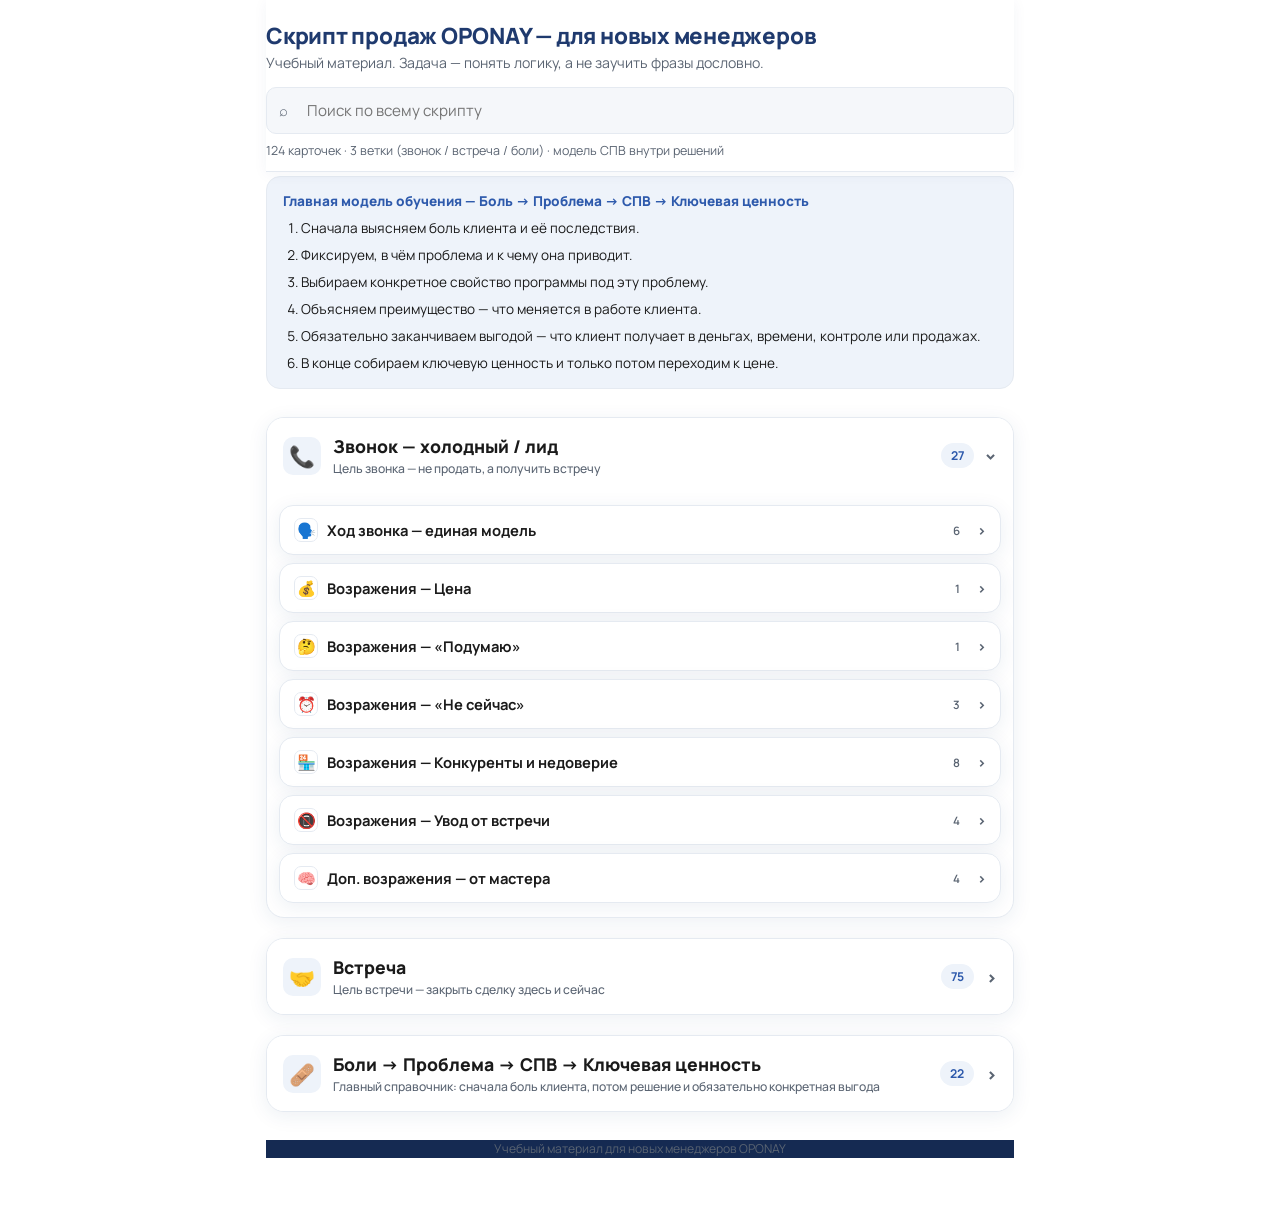
<file: spv-source.html>
<!DOCTYPE html>
<html lang="ru">
<head>
<meta charset="UTF-8">
<meta name="viewport" content="width=device-width, initial-scale=1, viewport-fit=cover">
<title>Скрипт продаж OPONAY — для новых менеджеров</title>
<link rel="preconnect" href="https://fonts.googleapis.com">
<link rel="preconnect" href="https://fonts.gstatic.com" crossorigin>
<link href="https://fonts.googleapis.com/css2?family=Manrope:wght@400;500;600;700;800&display=swap" rel="stylesheet">
<style>
  :root {
    --bg: #F5F7FA; --surface: #FFFFFF; --surface-2: #FFFFFF;
    --text: #1A1A1A; --text-muted: #5A6472;
    --accent: #1F3A6E; --accent-soft: #EEF3FA;
    --accent-2: #2E5AAC; --accent-2-soft: #F5F7FA;
    --border: #E5EAF1;
    box-sizing: border-box;
    padding-top: env(safe-area-inset-top, 0px);
    padding-bottom: env(safe-area-inset-bottom, 0px);
  }
  @media (prefers-color-scheme: dark) {
    :root:not([data-theme="light"]) {
      --bg: #14181A; --surface: #1B2022; --surface-2: #1F2527;
      --text: #ECEAE3; --text-muted: #9BA39D;
      --accent: #57BCA8; --accent-soft: #1E322E;
      --accent-2: #E0A15A; --accent-2-soft: #35291B;
      --border: #2B3133;
    }
  }
  :root[data-theme="dark"] {
    --bg: #14181A; --surface: #1B2022; --surface-2: #1F2527;
    --text: #ECEAE3; --text-muted: #9BA39D;
    --accent: #57BCA8; --accent-soft: #1E322E;
    --accent-2: #E0A15A; --accent-2-soft: #35291B;
    --border: #2B3133;
  }
  * { box-sizing: border-box; }
  html, body { background: var(--bg); color: var(--text); margin: 0; font-family: 'Manrope', -apple-system, BlinkMacSystemFont, 'Segoe UI', sans-serif; scroll-padding-top: env(safe-area-inset-top, 0px); }
  body { padding: 0 16px 48px; max-width: 780px; margin: 0 auto; }
  header { position: sticky; top: env(safe-area-inset-top, 0px); background: var(--bg); padding: 20px 0 12px; z-index: 10; border-bottom: 1px solid transparent; transition: border-color .2s; }
  header.scrolled { border-color: var(--border); }
  h1 { font-size: 1.4rem; font-weight: 800; letter-spacing: -0.01em; margin: 0 0 2px; }
  .subtitle { color: var(--text-muted); font-size: .88rem; margin: 0 0 14px; line-height: 1.4; }
  .search-wrap { position: relative; }
  #search { width: 100%; padding: 12px 14px 12px 40px; border-radius: 12px; border: 1px solid var(--border); background: var(--surface); color: var(--text); font-family: inherit; font-size: .95rem; outline: none; transition: border-color .15s; }
  #search:focus { border-color: var(--accent); }
  .search-icon { position: absolute; left: 13px; top: 50%; transform: translateY(-50%); color: var(--text-muted); pointer-events: none; font-size: .95rem; }
  .stats { font-size: .78rem; color: var(--text-muted); margin-top: 8px; }
  main { padding-top: 8px; }

  .how-to-use { margin-top: 4px; padding: 14px 16px; border-radius: 14px; background: var(--accent-soft); border: 1px solid var(--border); font-size: .85rem; line-height: 1.55; }
  .how-to-use strong { color: var(--accent); font-weight: 800; display: block; margin-bottom: 6px; }
  .how-to-use ol { margin: 0; padding-left: 18px; }
  .how-to-use li { margin-bottom: 6px; }
  .how-to-use li:last-child { margin-bottom: 0; }

  .branch { margin-top: 20px; border-radius: 18px; background: var(--surface); border: 1.5px solid var(--border); overflow: hidden; }
  .branch > summary { list-style: none; cursor: pointer; padding: 16px; display: flex; align-items: center; gap: 12px; font-weight: 800; font-size: 1.1rem; user-select: none; background: var(--surface-2); }
  .branch > summary::-webkit-details-marker { display: none; }
  .branch-icon { font-size: 1.3rem; width: 38px; height: 38px; display: flex; align-items: center; justify-content: center; background: var(--accent-soft); border-radius: 10px; flex-shrink: 0; }
  .branch-sub { display: block; font-size: .76rem; font-weight: 500; color: var(--text-muted); margin-top: 2px; }
  .branch-count { margin-left: auto; font-size: .76rem; font-weight: 700; color: var(--accent); background: var(--accent-soft); padding: 4px 10px; border-radius: 999px; flex-shrink: 0; }
  .branch-chevron { color: var(--text-muted); transition: transform .2s; flex-shrink: 0; font-size: 1.1rem; }
  .branch[open] > summary .branch-chevron { transform: rotate(90deg); }
  .branch-body { padding: 12px 12px 14px; display: flex; flex-direction: column; gap: 8px; }

  .category { border-radius: 14px; background: var(--bg); border: 1px solid var(--border); overflow: hidden; }
  .category > summary { list-style: none; cursor: pointer; padding: 12px 14px; display: flex; align-items: center; gap: 9px; font-weight: 700; font-size: .92rem; user-select: none; }
  .category > summary::-webkit-details-marker { display: none; }
  .cat-icon { font-size: .95rem; width: 24px; height: 24px; display: flex; align-items: center; justify-content: center; background: var(--surface); border: 1px solid var(--border); border-radius: 7px; flex-shrink: 0; }
  .cat-count { margin-left: auto; font-size: .72rem; font-weight: 600; color: var(--text-muted); background: var(--surface); padding: 2px 8px; border-radius: 999px; flex-shrink: 0; }
  .chevron { color: var(--text-muted); transition: transform .2s; flex-shrink: 0; }
  .category[open] > summary .chevron { transform: rotate(90deg); }
  .cat-body { padding: 0 10px 10px; display: flex; flex-direction: column; gap: 7px; }

  .objection { border-radius: 12px; background: var(--surface); border: 1px solid var(--border); overflow: hidden; }
  .objection > summary { list-style: none; cursor: pointer; padding: 11px 14px; display: flex; align-items: flex-start; gap: 10px; user-select: none; }
  .objection > summary::-webkit-details-marker { display: none; }
  .obj-main { flex: 1; min-width: 0; }
  .obj-phrase { font-weight: 600; font-size: .92rem; line-height: 1.35; }
  .obj-chevron { color: var(--text-muted); margin-top: 3px; transition: transform .2s; flex-shrink: 0; }
  .objection[open] > summary .obj-chevron { transform: rotate(90deg); }
  .obj-body { padding: 0 14px 14px; }
  .reply { background: var(--surface-2); border: 1px solid var(--border); border-radius: 10px; padding: 11px 13px; margin-top: 6px; font-size: .88rem; line-height: 1.55; white-space: pre-wrap; }
  .reply + .reply { margin-top: 8px; }
  .reply-label { font-size: .7rem; font-weight: 700; color: var(--text-muted); margin-bottom: 4px; display: block; }
  .principle { margin-top: 10px; padding: 9px 12px; border-radius: 10px; background: var(--accent-soft); color: var(--accent); font-size: .8rem; font-weight: 600; line-height: 1.45; }

  .spv-problem { margin-top: 7px; padding: 11px 13px; border-radius: 10px; background: var(--accent-2-soft); border: 1px solid var(--border); font-size: .86rem; line-height: 1.5; }
  .spv-problem strong { display: block; font-size: .7rem; text-transform: uppercase; letter-spacing: .04em; color: var(--accent-2); margin-bottom: 4px; }
  .spv-grid { display: grid; grid-template-columns: repeat(3, 1fr); gap: 7px; margin-top: 7px; }
  .spv-card { background: var(--surface-2); border: 1px solid var(--border); border-radius: 10px; padding: 10px 11px; line-height: 1.48; font-size: .84rem; }
  .spv-card strong { display: block; font-size: .68rem; text-transform: uppercase; letter-spacing: .04em; color: var(--accent); margin-bottom: 4px; }
  .spv-benefit { border-color: #D5C5A8; }
  .spv-benefit strong { color: var(--accent-2); }
  .spv-value { margin-top: 7px; padding: 10px 12px; border-radius: 10px; background: var(--accent-soft); color: var(--accent); font-size: .84rem; line-height: 1.5; }
  .spv-value strong { font-weight: 800; }
  .spv-script { margin-top: 7px; padding: 11px 13px; border-radius: 10px; background: var(--surface); border: 1px dashed var(--border); font-size: .86rem; line-height: 1.55; }
  .spv-script strong { display: block; font-size: .7rem; text-transform: uppercase; letter-spacing: .04em; color: var(--text-muted); margin-bottom: 4px; }
  @media (max-width: 620px) { .spv-grid { grid-template-columns: 1fr; } }
  .empty-state { text-align: center; color: var(--text-muted); padding: 40px 16px; font-size: .9rem; display: none; }
  footer { margin-top: 28px; text-align: center; color: var(--text-muted); font-size: .76rem; line-height: 1.5; }
</style>
<link rel="stylesheet" href="oponay-blue.css"></head>
<body>

<header id="header">
  <h1>Скрипт продаж OPONAY — для новых менеджеров</h1>
  <p class="subtitle">Учебный материал. Задача — понять логику, а не заучить фразы дословно.</p>
  <div class="search-wrap">
    <span class="search-icon">⌕</span>
    <input id="search" type="text" placeholder="Поиск по всему скрипту" autocomplete="off">
  </div>
  <div class="stats" id="stats"></div>
</header>

<div class="how-to-use">
    <strong>Главная модель обучения — Боль → Проблема → СПВ → Ключевая ценность</strong>
  <ol>
    <li>Сначала выясняем боль клиента и её последствия.</li>
    <li>Фиксируем, в чём проблема и к чему она приводит.</li>
    <li>Выбираем конкретное свойство программы под эту проблему.</li>
    <li>Объясняем преимущество — что меняется в работе клиента.</li>
    <li>Обязательно заканчиваем выгодой — что клиент получает в деньгах, времени, контроле или продажах.</li>
    <li>В конце собираем ключевую ценность и только потом переходим к цене.</li>
  </ol>
  </div>

<main id="main"></main>
<p class="empty-state" id="empty">Ничего не найдено — попробуй другое слово.</p>

<footer>Учебный материал для новых менеджеров OPONAY</footer>

<script>
const BRANCHES = [
  {
    icon: "📞",
    title: "Звонок — холодный / лид",
    sub: "Цель звонка — не продать, а получить встречу",
    categories: [
      {
        icon: "🗣️",
        title: "Ход звонка — единая модель",
        items: [
          { phrase: "1. Контакт + текущая ситуация", replies: ["Здравствуйте! Меня зовут ______, я из OPONAY. Скажите, как сейчас ведёте учёт и контролируете магазин?"] },
          { phrase: "2. Найти 1–3 реальные боли", replies: ["Не пытаемся рассказать всё. Выясняем, где клиент теряет деньги, время или контроль: касса, сотрудники, остатки, клиенты, закуп, отчёты."] },
          { phrase: "3. Зафиксировать потребность", replies: ["Повторяем своими словами: «Правильно понимаю, сейчас у вас проблема с ______, и вы хотите ______?» — клиент подтверждает."] },
          { phrase: "4. Связать боль с решением", replies: ["Коротко: «Это закрывается автоматизацией. На встрече покажу именно этот сценарий и выгоду для вас». Не уходим в длинную презентацию по телефону."] },
          { phrase: "5. Закрытие на встречу", replies: ["Чтобы вы увидели всё на своей ситуации, предлагаю 20 минут у вас на точке или в Zoom. Как удобнее?"] },
          { phrase: "Главное правило звонка", replies: ["Боль клиента → нужное решение → выгода → встреча. Функции не перечисляем без привязки к боли."] }
        ]
      },
      {
        icon: "💰",
        title: "Возражения — Цена",
        items: [
          {
            phrase: "«Дорого» / назовите цену",
            replies: [
              "А с чем сравниваете? Мы сами разработчики, поэтому условия у нас одни из самых честных в СНГ. Есть варианты: с небольшой абонплатой или разовый платёж без месячных списаний.",
              "180 тенге в день — меньше булки хлеба, а пользоваться будете каждый день.",
              "Есть рассрочка на 12 месяцев через 6 банков — пара тысяч тенге в месяц, а под контролем всё: сотрудники, касса, каждый товар."
            ],
            principle: "Техника «дробление цены». Мозг плохо оценивает крупную абсолютную сумму, зато хорошо считывает мелкую и привычную (булка хлеба, пара тысяч в месяц). Дробим сумму — снижаем субъективный вес возражения."
          }
        ]
      },
      {
        icon: "🤔",
        title: "Возражения — «Подумаю»",
        items: [
          {
            phrase: "«Подумаю»",
            replies: [
              "Смотрите — обычно «подумаю» означает одно из двух: либо я не донёс, зачем это нужно, либо вам правда стоит подумать. Что из этого?",
              "Тут пока не о чем думать — поставим программу на месяц, попробуете сами, и решение придёт естественно."
            ],
            principle: "Техника «вскрытие маски». «Подумаю» — не причина, а щит от продавца. Прямой вопрос заставляет назвать настоящую причину — с ней уже можно работать конкретно."
          }
        ]
      },
      {
        icon: "⏰",
        title: "Возражения — «Не сейчас»",
        items: [
          {
            phrase: "«Нет времени на встречу»",
            replies: [
              "Именно поэтому и звоню — чтобы вы освободили время, а не потратили его. 20 минут — и я у вас. Сегодня после обеда сможете?",
              "Мы же разобрали проблемы 1-2-3? Время придётся выделить в любом случае. Может, вечером или в выходной удобнее?"
            ],
            principle: "Техника «переворот рамки». Встреча воспринимается как расход времени — меняем восприятие на инвестицию, после которой времени станет больше, а не меньше."
          },
          {
            phrase: "«Мы недавно открылись»",
            replies: ["Поздравляю с открытием! Как раз сейчас лучшее время для автоматизации — каждый второй новый бизнес закрывается в первый год именно из-за бардака в учёте. Приеду покажу, как этого избежать — к 15:00 будете на месте?"],
            principle: "Используем статистику провалов новых бизнесов, чтобы «рано» превратилось в «самое время». Страх закрытия бизнеса действует сильнее, чем желание отложить решение."
          },
          {
            phrase: "«Сейчас не нужно»",
            replies: ["Я вам ничего не продаю по телефону — хочу просто бесплатно приехать и посмотреть, где вы теряете деньги. Это тоже не надо?"],
            principle: "Снимаем давление продажи, превращая звонок в бесплатную диагностику — отказаться от неё психологически труднее, чем отказаться от покупки."
          }
        ]
      },
      {
        icon: "🏪",
        title: "Возражения — Конкуренты и недоверие",
        items: [
          {
            phrase: "«У нас уже есть конкурент»",
            replies: [
              "Отлично, что вы уже автоматизированы — вам будет с чем сравнить. У нас свой продукт, казахстанская разработка, и по условиям мы обычно выгоднее.",
              "Знаю эту программу, нормальное решение. Чтобы сравнить не на словах — дам бесплатный тест на пару недель.",
              "Знаем эту систему и её слабые места — как раз их и закрыли в своём продукте. Подберём вариант конкретно под вас.",
              "Знаю её! А что нравится больше всего? Платите помесячно или за год сразу? Уверен, наша зайдёт больше — давайте на встрече сравним обе вживую."
            ],
            principle: "Никогда не спорим с выбором клиента в лоб — соглашаемся и переводим спор в сравнение. Так решение остаётся за клиентом, а не выглядит навязанным."
          },
          {
            phrase: "«Недоверие к компании»",
            replies: [
              "На рынке Казахстана мы больше 3 лет, сам продукт обкатан и в других странах — работали с точками от маленького островка в ТЦ до заведений в несколько этажей.",
              "Чтобы не верить на слово — приеду сам, покажу всё вживую, займёт 15 минут.",
              "Знаем рынок и условия всех конкурентов, поэтому даём лучший функционал за эти деньги. 85% клиентов остаются с нами и продлевают уже третий год."
            ],
            principle: "Доверие строится цифрами и предложением проверить лично, а не абстрактными обещаниями «мы хорошие» — такие фразы никого не убеждают."
          },
          {
            phrase: "«У нас маленький магазин»",
            replies: [
              "Сейчас как раз время расти. Учёт помогает не терять на воровстве и залежавшемся товаре — а это прямая дорога к росту. Заеду покажу, во сколько сегодня будете на месте?",
              "Программа подходит любому размеру — следит за остатками, приходует товар, показывает динамику продаж.",
              "Каждый хочет расти, даже маленький бизнес. У нас есть клиенты и с одной точкой, и с сетью."
            ],
            principle: "Размер бизнеса — не аргумент против, переворачиваем его в аргумент за рост."
          },
          {
            phrase: "«У нас всё есть — программа и оборудование»",
            replies: ["Отлично! А кроме кассы и программы — у нас есть камеры, антикражные ворота, охранная система. Может, что-то из этого пригодится?"],
            principle: "Если основной продукт не заходит — не уходим, а предлагаем смежный (доп. продажа вместо отказа)."
          },
          {
            phrase: "«Я все продажи вижу в Каспи, у нас переводы»",
            replies: ["Каспи покажет только переводы, а не реальный оборот, прибыль, зарплату сотрудникам или то, что скоро закончится на складе. У нас это всё в одном месте. Заеду на 20 минут бесплатно — когда удобно?"],
            principle: "Показываем конкретный пробел в текущем «решении» клиента — заменяем общее «у нас лучше» на факт, которого у него нет."
          },
          {
            phrase: "«Кто ещё с вами работает» (просят клиентскую базу)",
            replies: ["К сожалению, это конфиденциально — по такому же договору, который подпишем и с вами. Отзывы клиентов можно посмотреть в 2ГИС и в Instagram."],
            principle: "Конфиденциальность работает как сигнал надёжности: раз мы не сливаем чужие данные, значит, и ваши не сольём."
          },
          {
            phrase: "«У нас уже стоит Paloma365»",
            replies: ["Paloma365 неплохая, тоже казахстанская, хорошо заходит в одежду за счёт размерных сеток. Но у нас обучение уже в цене и закреплён свой техник — этого в базовом тарифе у них нет. Давайте на встрече сравним по полному составу: программа плюс обучение плюс оборудование."],
            principle: "Сравниваем не цену программы, а полный пакет — обучение и поддержка у конкурентов часто идут отдельной статьёй расходов."
          },
          {
            phrase: "«У нас уже стоит Billz»",
            replies: ["Billz — узбекская компания, активно заходит в Казахстан. Мы казахстанский продукт — работаем под наше законодательство, НКТ и фискализацию, и техник у вас будет свой, местный, а не через границу. Давайте на встрече сравним функционал под ваш бизнес."],
            principle: "Локальность и местная поддержка — реальное преимущество перед иностранным игроком, даже если у того больше денег на маркетинг."
          }
        ]
      },
      {
        icon: "📵",
        title: "Возражения — Увод от встречи",
        items: [
          {
            phrase: "«Отправьте на почту»",
            replies: ["У меня нет готового предложения — цена всегда считается под конкретный бизнес. Мы не продаём коробку: после договора будем настраивать всё под вас, и для этого нужно понимать, как у вас сейчас устроен учёт. Поэтому и нужна встреча. Когда удобно?"],
            principle: "Индивидуальный расчёт — законная причина настоять на встрече без давления."
          },
          {
            phrase: "«Расскажите по телефону всё / назовите цену»",
            replies: ["Программа стоит фиксированно — 85 000 тенге в год, это скажу сразу. А оборудование зависит от вашего бизнеса, по телефону не угадаю. На встрече заодно и посчитаем точную сумму."],
            principle: "Называем то, что можно назвать честно (фикс-цена программы), а не то, что требует расчёта — клиент не чувствует, что от него что-то скрывают."
          },
          {
            phrase: "«Отправьте на WhatsApp»",
            replies: ["Есть презентация, но честно — вряд ли найдётся время внимательно её посмотреть. Лучше покажу вживую и сразу на тех функциях, которые нужны именно вам. Завтра к 12:00 сможете?"],
            principle: "Обезличенная презентация проигрывает живому показу под конкретную боль клиента."
          },
          {
            phrase: "«Позвоните другому человеку» (админу/партнёру/сестре)",
            replies: [
              "Хорошо, а какую должность занимает этот человек? Сможет ли он без вас решить вопрос с деньгами?",
              "В программе много функций именно для собственника — расчёт зарплаты, анализ закупа. Поэтому важно показать это именно вам. Давайте выберем время."
            ],
            principle: "Проверяем полномочия контакта — если решает не он, продолжать разговор бессмысленно, нужен выход на настоящего ЛПР."
          }
        ]
      },
      {
        icon: "🧠",
        title: "Доп. возражения — от мастера",
        items: [
          {
            phrase: "«Я и так всё знаю про свой бизнес, мне цифры не нужны»",
            replies: ["Согласен — вы знаете бизнес лучше меня, я его вижу первый раз. Вопрос не в знаниях, а в том, сколько часов в день уходит держать всё в голове. Программа не заменяет вашу интуицию, она освобождает голову для решений."],
            principle: "Техника «согласие + сдвиг рамки». Не спорим с экспертностью клиента, показываем автоматизацию как инструмент для эксперта, а не замену ему. Спор с самооценкой человека почти всегда проигрышный ход."
          },
          {
            phrase: "«Мне надоели звонки от таких компаний, вы все одинаковые»",
            replies: ["Понимаю — после десятого звонка за день хочется послать всех. Поэтому продавать по телефону не буду. Дайте 15 минут вживую, покажу на вашем бизнесе — не зайдёт, сам уйду и больше не позвоню."],
            principle: "Техника pattern interrupt. Ожидаемый сценарий продажника — спорить и настаивать; когда мы соглашаемся с раздражением, у клиента пропадает цель для сопротивления."
          },
          {
            phrase: "«Мы с вами уже говорили полгода назад, тогда было не надо»",
            replies: ["Помню, вы тогда только запускались. Прошло полгода — обороты выросли, точек стало больше? На этом этапе автоматизация обычно уже начинает окупаться, а не быть просто фичей."],
            principle: "Техника реактивации лида — используем прошедшее время как доказательство роста бизнеса, а не как повод отказать снова."
          },
          {
            phrase: "«Скиньте, я сам перезвоню»",
            replies: ["Скину. Но по опыту — если реально актуально, проще сразу забронировать 15 минут, пока я на линии, чем потом искать этот номер среди тридцати таких же. Сегодня вечером или завтра утром?"],
            principle: "Техника «закрытие на конкретику». Расплывчатое обещание перезвонить заменяем выбором из двух конкретных слотов времени — выбрать проще, чем отказаться от обоих."
          }
        ]
      }
    ]
  },
  {
    icon: "🤝",
    title: "Встреча",
    sub: "Цель встречи — закрыть сделку здесь и сейчас",
    categories: [
      {
        icon: "🧰",
        title: "Подготовка",
        items: [
          { phrase: "Документы", replies: ["Договор, чеклист, листовки."] },
          { phrase: "Проверить перед выездом", replies: ["Заряжен ли ноутбук. Запускается ли программа. Добавлены ли товары под этого клиента в базу."] },
          { phrase: "Знать конкурентов клиента заранее", replies: [
            "Для торговли: Umag, Paloma365, Adishop, Torgosoft.",
            "Для общепита: iiko, r-keeper, Paloma365."
          ]},
          { phrase: "Просчитать комплект заранее", replies: ["С моноблоком и без — прикинуть примерную стоимость пакета под конкретного клиента ещё до встречи."] }
        ]
      },
      {
        icon: "👋",
        title: "Приветствие",
        items: [
          { phrase: "Знакомство", replies: ["Добрый день, (имя)! Я ____ из OPONAY. Мы созванивались по автоматизации, договорились на 14:00."] },
          { phrase: "ТМР (small talk)", replies: [
            "Долго ехал к вам, ужасные пробки сегодня.",
            "Отличная погода, наконец потеплело — любите такую?",
            "У вас такой большой выбор товаров.",
            "Отличное расположение у магазина!"
          ]},
          { phrase: "Озвучить план встречи", replies: [
            "Чтобы провести презентацию по делу, сначала задам пару вопросов.",
            "Потом покажу программу.",
            "И поговорим о сотрудничестве."
          ]}
        ]
      },
      {
        icon: "🧭",
        title: "Этапка встречи — по СПВ",
        items: [
          { phrase: "1. Понять ситуацию", replies: ["2–5 вопросов по бизнесу, без допроса."] },
          { phrase: "2. Вытащить боль", replies: ["Найти конкретную проблему и последствия: деньги, время, контроль, сотрудники, клиенты или товар."] },
          { phrase: "3. Получить подтверждение", replies: ["«Правильно понимаю, сейчас у вас ______, из-за этого ______, и вы хотите ______?»"] },
          { phrase: "4. Показать только нужные функции", replies: ["Каждую выбранную функцию презентуем через СПВ: Свойство → Преимущество → Выгода. Не рассказываем весь функционал подряд."] },
          { phrase: "5. Собрать ключевую ценность", replies: ["«В итоге вы решаете ______ и получаете ______: меньше потерь, больше контроля, свободное время или рост продаж»."] },
          { phrase: "6. Переход к цене", replies: ["Сначала ценность и подтверждённая выгода, потом комплект и цена."] }
        ]
      },
      {
        icon: "🎯",
        title: "Потребности (СПИН)",
        items: [
          {
            phrase: "Ситуационные вопросы",
            variantLabel: "Вопрос",
            replies: [
              "Как сейчас ведёте учёт? Как это сказывается на скорости работы сотрудников?",
              "Какой программой пользуетесь сейчас?",
              "Как проходит приёмка товара? Кто за это отвечает?",
              "Сколько у вас точек и сотрудников?",
              "Как ведёте базу клиентов, есть система лояльности?",
              "Как считаете оборот и прибыль?",
              "Как составляете список товара на закуп?",
              "Клиенты берут в долг? Как это фиксируете?",
              "Как считаете калькуляцию?",
              "Как проходит сдача смены?",
              "Что вам нравится в текущей программе учёта?",
              "Как понимаете, что пора заказывать новую партию товара?",
              "Какое оборудование у вас уже есть?",
              "Как отправляете фискальные чеки?",
              "Сколько времени уходит на ежедневный контроль магазина?",
              "Как проводите ревизию, как часто? Приходится ли закрываться на это время?",
              "Как считаете зарплату сотрудникам?",
              "Какой у вас регламент на скидки?"
            ]
          },
          {
            phrase: "Проблемные вопросы",
            variantLabel: "Вопрос",
            replies: [
              "Как часто бывает недостача и что делаете в этом случае?",
              "Как думаете, почему до сих пор не автоматизировались?",
              "Что бы вы улучшили в учёте?",
              "Какие проблемы хотите решить автоматизацией?",
              "Какой был самый большой убыток и почему?",
              "Что не устраивает в нынешнем формате учёта?",
              "Часто случается кассовый разрыв? Что с этим делаете?",
              "Бывает нехватка денег на закуп?",
              "Как распродаёте залежавшийся товар?",
              "Продавцы забывают записывать продажи?",
              "Кто отвечает при недостаче или после ревизии?",
              "Бывает, что товар не могут найти и тратят время на поиск в тетради или на складе?",
              "Бывает, что продавец забыл цену, этикетка потерялась, и продажа прошла в минус? Как решаете?",
              "Отсутствие программы тормозит обслуживание клиентов?",
              "Как проверяете добросовестность сотрудников?",
              "Сколько времени займёт проверить все продажи за месяц, если недостачи будут расти?",
              "Ведёте учёт в тетради — как повлияет на бизнес, если она потеряется?"
            ]
          },
          {
            phrase: "Извлекающие вопросы",
            variantLabel: "Вопрос",
            replies: [
              "Если недостачи будут в том же объёме — сколько потеряете за год?",
              "Если снова отложите автоматизацию — как это скажется на прибыли и свободном времени?",
              "Если не понимаете, сколько денег заморожено в товаре, а залежавшегося становится больше бесконтрольно — как быстро закроетесь?",
              "Если каждый день теряете клиента из-за того, что не нашли товар вовремя — как это бьёт по прибыли?",
              "Если вы 24/7 заняты контролем магазина — как быстро выгорите в таком режиме?",
              "Если прибыль не растёт, а долги перед поставщиками растут — как быстро закроетесь?",
              "Сколько ещё готовы мириться с недостачей, воровством, кривой кассой и безответственностью сотрудников? К чему это приведёт?",
              "Если новый сотрудник не узнаёт постоянного клиента — как это скажется на продажах и прибыли?"
            ]
          },
          {
            phrase: "Наводящие вопросы",
            variantLabel: "Вопрос",
            replies: [
              "Если перестанете нервничать из-за недостач и будете уверены в сотрудниках — как это повлияет на бизнес?",
              "На что потратите освободившееся время, когда учёт будет автоматизирован?",
              "Представьте: закупаете только то, что реально приносит прибыль — насколько быстрее сможете расти?",
              "Если продавец сразу видит, чего нет в наличии, и не тратит время на поиск, а продаёт похожий товар — насколько вырастут продажи?",
              "Представьте: с завтрашнего дня контролируете магазин с телефона, больше времени на семью и себя — как это скажется на состоянии и бизнесе?",
              "Если программа сама напоминает про залежавшийся и заканчивающийся товар — как это скажется на прибыли?",
              "Когда эти проблемы решатся — какие шаги сделаете для роста бизнеса?",
              "Если у каждого постоянного клиента будет своя скидка — как рост их лояльности повлияет на доход?",
              "Если будете видеть средний чек и мотивировать продавцов его поднимать — как это скажется на прибыли?",
              "Понимаете же, что те, кто уже автоматизировался, никогда не возвращаются к ручному учёту — не потому что вложились, а потому что это реально лучше?"
            ]
          },
          {
            phrase: "Резюме перед презентацией",
            replies: ["Правильно понимаю — сейчас у вас сложности с (перечислить то, что назвал клиент)?"],
            principle: "Проговариваем ответы клиента вслух перед переходом к презентации — это фиксирует его согласие и делает следующий шаг логичным продолжением."
          }
        ]
      },
      {
        icon: "🎤",
        title: "Презентация — СПВ без канцелярита",
        items: [
          { phrase: "1. Вначале — зацепка через боль", replies: [
            "Перед функцией сначала возвращаемся к тому, что сам клиент назвал проблемой: «Вы говорили, что сейчас сложно контролировать остатки / деньги / сотрудников. Покажу именно это»."
          ], principle: "Менеджер не читает клиенту список функций. Сначала напоминает его боль, потом показывает только нужное решение." },
          { phrase: "2. Размерная сетка — если проблема с остатками", problem: "Сложно понять, какие размеры и цвета продаются, а какие остаются лежать.", spv: {
              property: "В товаре можно вести размеры, цвета и бренды.",
              advantage: "По одной позиции видно, какие варианты есть в наличии и какие продаются чаще.",
              benefit: "Проще управлять ассортиментом, не закупать лишнее и быстрее находить ходовые варианты."
            }, keyValue: "Точный учёт ассортимента помогает быстрее продавать нужное и меньше замораживать деньги в неликвиде.", script: "«У вас один товар, например футболка, но внутри сразу размеры и цвета. Вы видите, что реально продаётся и что осталось. Поэтому проще держать ходовой ассортимент и меньше замораживать деньги в том, что не двигается».\n" },
          { phrase: "3. Остатки прямо с кассы — если клиент долго ищет товар", problem: "Продавцу приходится бегать по магазину или звонить на другую точку, чтобы проверить наличие.", spv: {
              property: "Остатки товара можно посмотреть прямо в кассовой зоне и удалённо.",
              advantage: "Продавец сразу проверяет размер, цвет и наличие на другой точке.",
              benefit: "Обслуживание проходит быстрее, и меньше продаж теряется из-за того, что товар не нашли вовремя."
            }, keyValue: "Клиент получает ответ сразу, а магазин не теряет продажу из-за поиска.", script: "«Клиент спрашивает размер — продавцу не нужно бежать искать. Он сразу смотрит остаток на кассе и, если товара здесь нет, проверяет другую точку. Вы экономите время и чаще закрываете продажу».\n" },
          { phrase: "4. Внесения и снятия денег — если проблема с кассой", problem: "Собственник не всегда понимает, куда ушли деньги из кассы и почему фактический остаток не совпадает с ожиданием.", spv: {
              property: "В программе фиксируются внесения и снятия денег как финансовые операции.",
              advantage: "Видно движение денег и текущий остаток кассы.",
              benefit: "Проще заметить расхождения вовремя, снизить риск кассовых разрывов и лучше контролировать деньги."
            }, keyValue: "Собственник понимает движение денег, а не пытается восстановить его по памяти и записям.", script: "«Вы фиксируете, сколько денег внесли и сколько сняли. Поэтому в любой момент понимаете, какой остаток должен быть в кассе. Это помогает раньше замечать расхождения и не допускать лишних кассовых разрывов».\n" },
          { phrase: "5. Продажи через кассу — если проблема с ошибками сотрудников", problem: "При ручной фиксации продаж возможны забытые записи и ошибки.", spv: {
              property: "Продажи проводятся через кассовую зону и фиксируются в программе.",
              advantage: "Продажа сразу попадает в учёт и связана с товаром и сотрудником.",
              benefit: "Меньше ручных ошибок, легче разобраться в недостачах и сохранить деньги, которые раньше терялись из-за человеческого фактора."
            }, keyValue: "Каждая продажа оставляет понятный след в системе — собственнику легче контролировать деньги и товар.", script: "«Здесь продавцу не нужно отдельно записывать продажу в тетрадь — он проводит её через кассу, и она сразу попадает в учёт. Поэтому меньше ошибок и вам проще понять, где возникло расхождение».\n" },
          { phrase: "6. Зарплата + мотивация — если нужно поднять продажи", problem: "Оклад и проценты приходится считать вручную, а продавцу не всегда интересно предлагать нужные позиции.", spv: {
              property: "Можно настроить оклад и процент с продаж, а также повышенный процент на отдельные категории.",
              advantage: "Расчёт зарплаты привязан к продажам, а мотивацию можно направлять на нужные товары.",
              benefit: "Экономите время на расчётах и можете стимулировать продавцов продавать больше или быстрее распродавать нужные позиции."
            }, keyValue: "Мотивация сотрудника начинает работать на конкретную задачу бизнеса, а не просто на сам факт выхода на смену.", script: "«Например, если хотите быстрее распродать конкретную категорию, можно дать на неё повышенный процент. Продавцу выгодно её предлагать, а вы одновременно двигаете нужный товар и увеличиваете продажи».\n" },
          { phrase: "7. Клиентская база + лояльность — если клиенты не возвращаются", problem: "Постоянные клиенты покупают, но магазин не использует историю покупок и инструменты удержания.", spv: {
              property: "Есть база клиентов и несколько вариантов лояльности: бонусы, баллы, кэшбек, сертификаты.",
              advantage: "Можно сохранять историю покупок и давать клиенту понятную причину вернуться.",
              benefit: "Больше повторных покупок и выше выручка за счёт работы с уже привлечёнными клиентами."
            }, keyValue: "Не каждый раз ищете нового клиента — работаете и зарабатываете на возвращении постоянных.", script: "«Вы не просто сохраняете номер клиента. Вы видите его историю и можете подключить бонусы, кэшбек или сертификаты. Поэтому человеку проще вернуться именно к вам, а вы получаете больше повторных продаж».\n" },
          { phrase: "8. Более 20 отчётов — если решения принимаются на глаз", problem: "Собственник видит продажи, но не всегда понимает, что именно приносит прибыль и где возникают потери.", spv: {
              property: "В программе есть отчёты по остаткам, продажам, контрагентам, динамике, ТОП-товарам, финансовому результату, ABC-анализу, валовой прибыли и продажам по продавцам.",
              advantage: "Можно отдельно посмотреть количество продаж, прибыльность товара, работу продавца и движение денег.",
              benefit: "Решения принимаются по цифрам: легче понять, что закупать, что продвигать и где бизнес теряет деньги."
            }, keyValue: "Цифры показывают не просто «сколько продали», а на чём реально зарабатываете.", script: "«Здесь не один общий отчёт. Например, ТОП показывает, что продаётся чаще, ABC — что приносит больше прибыли, а продажи по продавцам — кто работает эффективнее. Поэтому вы принимаете решения не на ощущениях, а по цифрам».\n" },
          { phrase: "9. Валовая прибыль — если клиент не знает реальный заработок", problem: "Оборот есть, но непонятно, сколько реально заработано после себестоимости.", spv: {
              property: "В отчёте отображается валовая прибыль и процентная наценка.",
              advantage: "Можно увидеть результат за день, неделю, месяц и другой выбранный период.",
              benefit: "Собственник лучше понимает реальную прибыльность продаж и может корректировать ассортимент и цены."
            }, keyValue: "Оборот перестаёт быть единственной цифрой — видно, сколько бизнес реально зарабатывает на товаре.", script: "«Оборот сам по себе ещё не говорит, сколько вы заработали. В валовой прибыли видно, что осталось после себестоимости и какая наценка по товару. Поэтому проще понять, какие позиции действительно выгодны».\n" },
          { phrase: "10. Продажи по контрагентам — если нужно понять клиентов", problem: "Собственник знает общую выручку, но не видит, кто из клиентов покупает чаще и больше.", spv: {
              property: "Отчёт показывает покупки клиента, позиции, даты и историю работы продавца с этим клиентом.",
              advantage: "Можно увидеть, какие клиенты приносят больше оборота и что именно они покупают.",
              benefit: "Проще работать с постоянными клиентами и точнее предлагать им нужные товары."
            }, keyValue: "Понимаете не только общую выручку, но и за счёт каких клиентов она формируется.", script: "«Здесь можно открыть конкретного клиента и посмотреть его покупки: что брал, когда приходил и сколько покупал. Это помогает лучше работать с постоянниками и понимать, кто приносит вам больше оборота».\n" },
          { phrase: "11. Инвентаризация со сканером — если ревизия забирает время", problem: "Ручной пересчёт магазина долго занимает и повышает вероятность ошибки.", spv: {
              property: "Беспроводным сканером можно последовательно отсканировать товары, после чего программа показывает расхождения в остатках.",
              advantage: "Товары автоматически попадают в документ, а в конце видно минусы и плюсы по остаткам.",
              benefit: "Ревизия становится быстрее и понятнее, а расхождения проще найти."
            }, keyValue: "Ревизия перестаёт быть ручным пересчётом всего магазина и превращается в управляемый процесс.", script: "«Вы запускаете ревизию и просто проходите магазин со сканером. Товары сами попадают в документ, а после завершения вы видите расхождения. Поэтому меньше ручной работы и легче понять, где ошибка».\n" },
          { phrase: "12. Каталог и фото товара в кассовой зоне — если продавцам сложно ориентироваться", problem: "Продавцу иногда приходится вспоминать товар или искать его вручную.", spv: {
              property: "Каталог товаров доступен в кассовой зоне, к товару можно добавить фотографию.",
              advantage: "Продавец быстрее находит нужную позицию и визуально проверяет товар.",
              benefit: "Сокращается время обслуживания и меньше ошибок при выборе товара."
            }, keyValue: "Касса становится рабочим инструментом продавца, а не просто местом для оплаты.", script: "«Продавец может открыть каталог прямо на кассе и увидеть фотографию товара. Не нужно искать по памяти или бежать к витрине — это ускоряет работу и снижает количество ошибок».\n" },
          { phrase: "13. Удалённый доступ — если собственнику приходится постоянно приезжать", problem: "Чтобы проверить продажи и остатки, собственнику приходится быть в магазине.", spv: {
              property: "С телефона можно смотреть продажи, остатки, отчёты и прибыль магазина.",
              advantage: "Основной контроль можно вести без постоянного присутствия на точке.",
              benefit: "Экономите время на поездках и можете уделять больше времени развитию бизнеса."
            }, keyValue: "Вы контролируете бизнес даже тогда, когда физически находитесь в другом месте.", script: "«Вам не обязательно каждый раз ехать в магазин, чтобы понять, как идут дела. Открываете телефон и смотрите продажи, остатки и отчёты. Поэтому своё время можно тратить на развитие, а не только на проверку».\n" },
          { phrase: "14. Сайт, связанный с учётом — если нужен дополнительный канал продаж", problem: "При отдельном сайте товарную базу и заказы приходится вести дважды.", spv: {
              property: "Можно использовать сайт, интегрированный с системой учёта, и принимать заказы через него.",
              advantage: "Заказ с сайта можно оформлять через систему учёта без двойного ведения товарной базы.",
              benefit: "Меньше ручной работы и появляется дополнительный канал продаж для клиентов, которые покупают онлайн."
            }, keyValue: "Онлайн-заказ не создаёт вторую отдельную систему — он связан с вашим учётом.", script: "«Если хотите продавать ещё и через сайт, вам не придётся вести отдельную товарную базу. Клиент делает заказ на сайте, а вы оформляете его через систему учёта. Это экономит время и добавляет ещё один канал продаж».\n" },
          { phrase: "15. Нет доплат за сотрудников, товары и склады — если бизнес растёт", problem: "При масштабировании стоимость учётной системы может зависеть от количества сотрудников, товаров или складов.", spv: {
              property: "В исходном материале указано, что за сотрудников, товары и склады отдельная доплата не взимается.",
              advantage: "При росте количества объектов учёта не приходится отдельно считать каждую единицу тарификации.",
              benefit: "Проще планировать расходы на автоматизацию при расширении бизнеса."
            }, keyValue: "Рост бизнеса не превращается в постоянный пересчёт дополнительных платежей.", script: "«У вас может становиться больше сотрудников, товаров и складов, при этом по нашим условиям за них отдельная доплата не идёт. Поэтому при расширении проще заранее понимать свои расходы на программу».\n" },
          { phrase: "16. Почему абонентская плата — если спрашивают, за что платим каждый год", problem: "Клиент воспринимает абонентскую плату как лишний постоянный расход.", spv: {
              property: "Продукт работает на инфраструктуре с хранением данных на серверах.",
              advantage: "Данные доступны удалённо, а при проблеме с устройством не нужно восстанавливать всю базу вручную.",
              benefit: "Платите не только за программу как за установочный файл, а за доступ к сервису и сохранность рабочего учёта."
            }, keyValue: "Абонентская плата связана не с «правом открыть программу», а с инфраструктурой, доступом и работой сервиса.", script: "«Абонентская плата здесь связана с самой инфраструктурой: данные хранятся на серверах, а вы получаете удалённый доступ к системе. Поэтому программа не завязана только на один компьютер, и при проблеме с устройством данные проще восстановить».\n" }
        ]
      },
      {
        icon: "💰",
        title: "Возражения — Цена / «Дорого»",
        items: [
          {
            phrase: "«Дорого»",
            replies: ["С чем сравниваем? Давайте посчитаем вместе — программа, обучение, оборудование. [Убираем обучение и настройку из сравнения — цены выравниваются.] Но на самом дешёвом оборудовании без обучения работать тяжело. Лучше один раз поставить нормально, чем экономить и потом не пользоваться. Как вам?"],
            principle: "Техника «раздевание цены» — раскладываем стоимость на составляющие. Когда убираем из сравнения то, чего у дешёвого варианта нет (обучение, поддержка), цены выравниваются сами, а разница в качестве становится очевидной."
          },
          {
            phrase: "«Для меня дорого» / нет денег",
            replies: ["Понимаю — сразу вытащить такую сумму из оборота тяжело. Есть рассрочка через Kaspi и Jusan, от 3 до 24 месяцев. У вас проблема, у нас решение — эту рассрочку вы быстро закроете за счёт экономии. Пробуем оформиться?"],
            principle: "Снимаем денежное возражение через рассрочку, а не через скидку — скидка режет вашу маржу, рассрочка нет."
          },
          {
            phrase: "«Боюсь вкладывать деньги»",
            replies: ["Понимаю страх. Но это не трата, а покупка актива — того, что зарабатывает вам деньги, а не просто стоит и занимает место."],
            principle: "Рефрейминг «актив против пассива» — меняем восприятие покупки со статьи расходов на инструмент заработка."
          },
          {
            phrase: "«Умаг дешевле»",
            replies: [
              "Знаю программу, недавно двух клиентов подключил, которые как раз с Umag перешли. Понимаю, раз они у многих стоят — кажется, что это лучший выбор. Но у нас поэтапное обучение и личный техник — такого сервиса в Казахстане больше никто не даёт.",
              "Такого не может быть — при равной цене без обучения и на дешёвом железе работать будет тяжело. Давайте посчитаем весь пакет вместе."
            ],
            principle: "Отстройка через сервис — если цена похожа, конкурируем не ценой, а тем, чего у конкурента нет: обучением и персональным техником."
          },
          {
            phrase: "«У конкурента дешевле»",
            replies: ["Понимаю, экономия важна. Но у нас в цене уже 2 этапа обучения и постоянная поддержка — это отдельно экономит 30-50 тысяч тенге. А ещё на воровстве в среднем теряется 10% прибыли, кассовые сбои снижают возврат клиентов, а расчёт зарплаты вручную ест время. Лучше один раз поставить качественное решение, чем экономить и потом не пользоваться."],
            principle: "Техника скрытых издержек — переводим спор с цены продукта на реальные потери клиента, которые он сейчас не считает."
          },
          {
            phrase: "«Это всё равно дорого»",
            replies: [
              "В сравнении с чем? Понимаю страх вкладывать. Но представьте: уже завтра контролируете магазин с телефона, а не бегаете туда лично. Это 18 000 тенге в месяц — как это скажется на времени и нервах?",
              "Слышу вас, но при рассрочках это не аргумент. Давайте начистоту — в чём реально сомнения? На тетрадь уходит час в день, за месяц — больше двух рабочих дней только на сведение отчётов. Ваш день стоит дороже 7 тысяч? Пробуем оформляться?"
            ],
            principle: "Перевод цены в единицы времени клиента — сравниваем не с абстрактной суммой, а с ценностью его собственного часа."
          }
        ]
      },
      {
        icon: "🤔",
        title: "Возражения — «Подумаю» и отказ",
        items: [
          {
            phrase: "«Подумаю»",
            replies: [
              "Давайте честно — когда говорят «подумаю», обычно одно из двух: я не донёс ценность, или вам правда сейчас не актуально. Что из этого?",
              "→ нет денег: Понимаю, вытаскивать сумму из оборота тяжело. Есть рассрочка от 3 до 24 месяцев. У вас проблема, у нас решение — пробуем оформиться?",
              "→ не понял зачем: давайте ещё раз пройдёмся по проблемам, которые вы сами назвали, и что будет, если их не решать."
            ],
            principle: "«Подумаю» — маска, а не причина. Прямым вопросом снимаем маску и получаем настоящее возражение, с которым уже можно работать."
          },
          {
            phrase: "«Передумал»",
            replies: ["Как так? Получается, готовы дальше терять деньги и время на ручном учёте? Или что-то конкретное изменилось — расскажите?"],
            principle: "Жёсткий рефрейм через цену бездействия. Работает только с уже тёплым клиентом — с холодным прозвучит как давление и оттолкнёт."
          },
          {
            phrase: "«Нужно посоветоваться»",
            replies: ["Понял. Решение принимаете именно вы? Тогда предлагаю проще: соберём вторую встречу вместе с ___, ещё раз всё покажу, решим командой. Лучше один раз поставить качественное решение, чем метаться между вариантами."],
            principle: "Не давим на одиночное решение — назначаем встречу со вторым ЛПР, чтобы не терять сделку из-за отсутствующего в комнате человека."
          },
          {
            phrase: "«Не актуально»",
            replies: [
              "Не актуально сейчас или вообще? Те, кто уже автоматизировался, никогда не возвращаются к тетради. В чём реальная причина?",
              "Давайте честно — почему не актуально?"
            ],
            principle: "Не принимаем формулировку на веру — просим назвать настоящую причину, иначе работать не с чем."
          },
          {
            phrase: "«Хочу посмотреть других»",
            replies: ["Знаю условия каждой компании на рынке — давайте сравним прямо сейчас вместе, хоть по официальным сайтам. Кого хотите посмотреть?"],
            principle: "Экспертная позиция — сравниваем здесь и сейчас, не отпускаем клиента «думать на стороне», где решение примут за него другие продажники."
          },
          {
            phrase: "«Сохранила на будущее, сейчас не нужно»",
            replies: [
              "Хорошо, но мы же разобрали конкретные проблемы: 1, 2, 3. Что будет с бизнесом, если их не решать? Вы же не просто так согласились на встречу — приеду, покажу, как это освободит вам время.",
              "Цена на оборудование дальше будет расти. Подождать я готов, а ситуация — нет. Может, дело не в отложить, а в том, что остались вопросы?"
            ],
            principle: "Возвращаем клиента к его же словам о проблемах + мягкий дедлайн через рост цены — не давление, а честный факт."
          }
        ]
      },
      {
        icon: "⏰",
        title: "Возражения — «Не сейчас»",
        items: [
          {
            phrase: "«Сейчас кипиш, не до этого»",
            replies: [
              "Именно поэтому и звоню — чтобы освободить вам время, а не отнять его. У кого больше свободного времени: у того, кто поставил учёт и контролирует всё удалённо, или у того, кто разбирается в мелочах руками? Купить можно сейчас, а установку поставить на январь, когда тише. Рассрочка на 12 месяцев — это копейки за спокойствие. Пробуем оформиться?",
              "В январе обычно цены растут на 10-15% из-за задержек поставок, так было и в прошлые годы. Лучше купить сейчас по текущим условиям, а установку сделать в январе."
            ],
            principle: "Разделяем момент оплаты и момент внедрения — закрываем сделку сейчас, а физическое неудобство переносим на удобное время."
          },
          {
            phrase: "«После НГ»",
            replies: ["После праздников появится что-то, что точно заставит купить именно сейчас? Многие клиенты специально ждут наши новогодние акции. Давайте посчитаем, сколько сэкономите, если купите уже сейчас — установку поставим когда удобно."],
            principle: "Считаем упущенную выгоду от акции — тот же приём, оплата отдельно от установки."
          },
          {
            phrase: "«Не до этого / не сейчас»",
            replies: ["А когда, если не сейчас? Клиенты месяцами ждут такую рассрочку. Оборудование отгрузим сразу, обучение — когда удобно. Пробуем оформиться?"],
            principle: "Тот же приём — отделяем оплату от установки."
          },
          {
            phrase: "«Времени нет»",
            replies: ["Именно поэтому и звоню — чтобы вы освободили время, а не потратили его. Рассрочка на 24 месяца — это копейки за спокойствие. Оборудование отгрузим сразу, обучение — потом. Пробуем оформиться?"],
            principle: "Время экономится программой, а не тратится на внедрение прямо сейчас."
          },
          {
            phrase: "«У меня ремонт / переезд»",
            replies: [
              "[кафе] Понимаю, сейчас и так много трат на подготовку. Но для автоматизации кафе нужен кабель с кухни до зала — лучше протянуть и скрыть его во время ремонта, а не потом ломать свежий пол.",
              "[магазин] Понимаю, сейчас много забот с открытием. Товар уже приехал — удобнее сразу занести его в базу, чтобы к открытию не забивать вручную во время обслуживания клиентов. Оборудование привезём и установим к открытию."
            ],
            principle: "Не откладываем разговор — предлагаем подготовиться параллельно с ремонтом, а не после него."
          }
        ]
      },
      {
        icon: "💳",
        title: "Возражения — Деньги и рассрочка",
        items: [
          {
            phrase: "«Мне не одобряют»",
            replies: [
              "Хорошо, но проблема с учётом у вас осталась, а у нас решение. Может, оформит кто-то из близких? У нас много рассрочек оформлено на родственников — у большинства бизнесменов и так свои кредиты на оборотку. Кассовое оборудование — это актив, который поднимает прибыль. Что ещё останавливает?",
              "Через Airba можно посмотреть одобряемость от 6 разных банков — давайте для начала просто проверим."
            ],
            principle: "Не закрываем дверь на первом отказе банка — расширяем варианты оформления."
          },
          {
            phrase: "«И так много рассрочек / нет денег»",
            replies: [
              "А что вообще брали в рассрочку — телефон, шины, ковёр? Это пассив, который не приносит денег. Тут другое — инструмент, который сам эти деньги приносит.",
              "Это инструмент управления финансами: видите прибыль помесячно, контролируете расходы, со временем избавляетесь от кредитов. Комплект — 500 тенге в день. Пробуем оформляться?"
            ],
            principle: "Актив против пассива в чистом виде плюс перевод суммы в стоимость дня, чтобы цифра звучала мельче."
          },
          {
            phrase: "«Не хочу в рассрочку»",
            replies: ["Почему? Рассрочка не вытаскивает деньги из оборота — их можно пустить в закуп прямо сейчас и заработать больше. Зачем платить всю сумму сразу, когда можно 15 тысяч в месяц без переплат, а взамен — свободное время и стабильность. Пробуем оформляться?"],
            principle: "Рассрочка — деньги остаются в обороте бизнеса, а не уходят из него."
          }
        ]
      },
      {
        icon: "🔒",
        title: "Возражения — Прочее",
        items: [
          {
            phrase: "«Кто ещё с вами работает» (просят клиентскую базу)",
            replies: ["К сожалению, это конфиденциально — по такому же договору, который подпишем и с вами. Отзывы можно посмотреть в 2ГИС и в Instagram."],
            principle: "Конфиденциальность как аргумент доверия — раз не сливаем чужие данные, значит, не сольём и ваши."
          }
        ]
      },
      {
        icon: "🥪",
        title: "Продажа (Сэндвич)",
        items: [
          { phrase: "1. Ключевая ценность через СПВ", replies: [
            "Все продажи проходят через кассовую зону — ошибиться просто негде, вы не теряете деньги на записях.",
            "Видите оборот и прибыль магазина в реальном времени — понимаете, можно ли масштабироваться.",
            "Остатки видно прямо с кассы или с телефона — не тратите время на поиск товара вручную, и сразу видно, в каком магазине он есть."
          ]},
          { phrase: "2. Цена (тарифы)", replies: [
            "Полный комплект — программа плюс оборудование с моноблоком: 387 000 тг",
            "Программа плюс комплект оборудования без моноблока: 234 300 тг",
            "Программа с установкой и обучением, без оборудования: 140 000 тг"
          ]},
          { phrase: "3. Дедлайн / лимит", replies: [
            "Рассрочка на 3-24 месяца через Kaspi/Jusan действует до конца недели.",
            "Предоплата сейчас — установку ставим в приоритет.",
            "Оплата наличными — скидка на оборудование 5%.",
            "Полный комплект — сканер в подарок.",
            "Оплата сейчас — вместо 2 обучений ставим 3 очных.",
            "По предоплате бронируем сканер за вами."
          ]},
          { phrase: "4. Продающий вопрос", replies: [
            "Удобнее наличными или в рассрочку?",
            "На когда ставим установку?",
            "Оформляемся?"
          ]}
        ]
      },
      {
        icon: "⬆️",
        title: "Допродажа",
        items: [
          { phrase: "Up-sale", replies: ["Поднимаем сумму продажи — предлагаем оборудование классом выше: моноблок вместо простого терминала, сканер получше."] },
          { phrase: "Cross-sale", replies: ["Продаём то, что не входило в план — камеры, антикражные ворота, охранную систему."] }
        ]
      },
      {
        icon: "🏁",
        title: "Завершение сделки",
        items: [
          { phrase: "Сигналы готовности к покупке", replies: [
            "Задаёт много уточняющих вопросов, переспрашивает детали и условия.",
            "Называет конкретные требования и пожелания.",
            "Просит показать продукт ещё раз или попробовать самому.",
            "Подключает к разговору тех, кто влияет на решение.",
            "Начинает торговаться о скидке.",
            "Говорит что-то вроде «в целом неплохо», «то, что надо», «почему бы и нет»."
          ]},
          { phrase: "Техника: Трёхкратное «ДА»", replies: ["— В целом предложение интересное?\n— Могли бы этим пользоваться?\n— По стоимости всё устраивает?\n— Отлично, тогда оформляю сделку."] },
          { phrase: "Техника: Вопрос об оплате", replies: ["— Если вопросов больше нет — как удобнее оплатить?\n— Пробуем оформлять рассрочку?\n— Дайте документы, оформлю счёт."] },
          { phrase: "Техника: Выбор без выбора", replies: ["— Установка в понедельник после обеда или с утра?\n— Оплата наличными или Kaspi?\n— Берёте вариант X или Y?"] },
          { phrase: "Техника: Суммирующее завершение", replies: ["Мы говорили о (первое преимущество). Вы увидите (второе). Вы сами отметили (третье). И не забываем про (четвёртое). Оформляем?"] },
          { phrase: "Предоплата", replies: ["Берём предоплату с клиента на этом же этапе."] }
        ]
      },
      {
        icon: "📝",
        title: "Оформление и сопровождение",
        items: [
          { phrase: "Оформление", replies: ["Подписать договор. Обговорить дату установки. Взять данные для регистрации."] },
          { phrase: "Отчётность", replies: ["Заполнить данные клиента в AmoCRM. Отчёт в Google Docs. Отчёт в группу в конце дня."] },
          { phrase: "ППС (постпродажное сопровождение)", replies: [
            "Связь с клиентом через неделю.",
            "Связь через 2 месяца.",
            "Связь через 6 месяцев.",
            "Связь через год — продажа тарифа на год."
          ]}
        ]
      },
      {
        icon: "🧠",
        title: "Доп. возражения — от мастера",
        items: [
          {
            phrase: "«Боюсь, сотрудники начнут воровать по-другому, обойдут систему»",
            replies: ["Правильный страх, кстати — многие об этом думают. Смысл не в том, что воровать физически невозможно, а в том, что каждое действие оставляет след: кто, когда, что отменил или изменил цену. Раньше вор был анонимным — теперь у него есть фамилия в журнале."],
            principle: "Подтверждаем страх как обоснованный вместо того, чтобы отмахиваться — это снимает защитную реакцию клиента и открывает его слушать решение."
          },
          {
            phrase: "«Что если оборудование сломается — как быстро почините?»",
            replies: ["Даём гарантию на технику и подменный аппарат на время ремонта — без кассы не останетесь ни на день. Это в договоре, а не на словах."],
            principle: "Письменная гарантия закрывает страх лучше устных обещаний — клиент верит документу, а не интонации."
          },
          {
            phrase: "«Хочу гарантию, что если не понравится — верну деньги»",
            replies: ["Справедливо. Пропишем в договоре срок, за который можно отказаться и вернуть оборудование, если не встанет в работу. Мне важнее, чтобы вы пользовались годами, а не подписали и жалели."],
            principle: "Снятие риска через письменную гарантию — сильнее любых слов повышает готовность подписать здесь и сейчас."
          },
          {
            phrase: "«Мне это всё сложно, я не разбираюсь в технике»",
            replies: ["Вам и не нужно разбираться — для этого есть я и техподдержка. Ваша задача — включить кассу и продавать, остальное наша забота."],
            principle: "Снимаем с клиента ответственность за техническую сторону — берём её на себя."
          },
          {
            phrase: "«У меня уже был негативный опыт с автоматизацией — обожглись, теперь не доверяю»",
            replies: ["Понимаю, это многое объясняет. Расскажите, что тогда пошло не так — поможет не наступить на те же грабли. [выслушать] Вот именно для этого у нас есть решение, которое закрывает конкретно эту проблему."],
            principle: "Не спорим с прошлым негативным опытом — используем его как карту, куда точечно бить своей ценностью."
          }
        ]
      }
    ]
  },
  {
    icon: "🩹",
    title: "Боли → Проблема → СПВ → Ключевая ценность",
    sub: "Главный справочник: сначала боль клиента, потом решение и обязательно конкретная выгода",
    categories: [
      {
        icon: "🧩",
        title: "Как работать со СПВ",
        items: [
          { phrase: "Не продавать функцию отдельно", problem: "Клиент не покупает функцию. Он покупает решение своей проблемы.", spv: {
              property: "Функция программы отвечает на конкретную задачу клиента.",
              advantage: "Менеджер объясняет, что именно изменится в работе.",
              benefit: "Клиент сразу понимает, что получит в деньгах, времени, контроле или продажах."
            }, keyValue: "Любая презентация должна заканчиваться ответом на вопрос: «И что это даст именно этому бизнесу?»", script: "«У нас есть ______. За счёт этого вы сможете ______. А в итоге получите ______» — вот эта последняя часть обязательна."
          },
          { phrase: "Не говорить «у нас есть», говорить «для вас это значит»", problem: "Перечень функций быстро превращается в сухую презентацию.", spv: {
              property: "Одна и та же функция имеет разные сценарии использования.",
              advantage: "Менеджер привязывает функцию к боли, которую клиент уже назвал.",
              benefit: "Разговор становится понятным и персональным, а ценность не теряется среди деталей."
            }, keyValue: "Боль клиента определяет, какую функцию показываем и какую выгоду подчеркиваем.", script: "Вместо «У нас есть ABC-анализ» → «Вы говорили, что часть товара у вас зависает. Здесь ABC-анализ помогает увидеть, какие позиции реально приносят больше прибыли — поэтому проще понять, что продвигать и что не закупать вслепую»."
          },
          { phrase: "Ключевая ценность после нескольких СПВ", problem: "Даже после хорошей презентации клиент может помнить отдельные функции, но не понимать общей пользы.", spv: {
              property: "Несколько решений закрывают связанные между собой проблемы.",
              advantage: "Менеджер соединяет выгоды в один результат для собственника.",
              benefit: "Клиент видит не набор функций, а изменение всей системы управления бизнесом."
            }, keyValue: "Ключевая ценность = меньше потерь + больше контроля + экономия времени + возможность роста.", script: "«Получается, мы сейчас закрываем сразу три вещи: вы контролируете деньги, быстрее видите остатки и понимаете, кто из сотрудников как работает. В итоге у вас меньше потерь и больше контроля над магазином».\n" }
        ]
      },
      {
        icon: "💵",
        title: "Финансы",
        items: [
          { phrase: "Кассовый разрыв / расходы не фиксируются", problem: "Деньги вносятся и снимаются, но собственник не всегда видит полное движение денег.", spv: {
              property: "Внесения и снятия денег фиксируются в программе.",
              advantage: "Видно движение денег и остаток кассы.",
              benefit: "Легче вовремя заметить расхождения, снизить риск кассовых разрывов и контролировать прибыль."
            }, keyValue: "Деньги под контролем: собственник понимает, куда они ушли и сколько реально осталось.", script: "«Вы фиксируете все снятия и внесения, поэтому видите движение денег и остаток кассы. В итоге меньше неожиданных разрывов и необъяснимых потерь — деньги под контролем».\n" },
          { phrase: "Не знаете реальную прибыль", problem: "Оборот виден, но непонятно, сколько осталось после себестоимости и какие товары действительно выгодны.", spv: {
              property: "Есть отчёты по валовой прибыли, наценке и финансовому результату.",
              advantage: "Можно посмотреть результат за выбранный период и увидеть прибыльность товара.",
              benefit: "Проще управлять ассортиментом, ценами и закупом на основе реальной цифры прибыли."
            }, keyValue: "Вместо «кажется, заработали» появляется понятная картина прибыльности.", script: "«Здесь вы смотрите не только выручку. Вы видите валовую прибыль и наценку, поэтому понимаете, на каких товарах реально зарабатываете и где стоит что-то менять».\n" },
          { phrase: "Недостачи / потери денег", problem: "При ручном учёте сложно быстро понять, где возникло расхождение.", spv: {
              property: "Продажи фиксируются в системе, остатки проверяются через инвентаризацию, а операции сохраняются в истории.",
              advantage: "Фактический остаток можно сопоставить с данными учёта.",
              benefit: "Проще находить причины расхождений и снижать потери из-за ошибок."
            }, keyValue: "Меньше необъяснимых потерь — больше сохранённой прибыли.", script: "«Продажи уже есть в системе, а на ревизии вы сравниваете фактический остаток с учётным. Поэтому, если появляется расхождение, его легче найти и разобрать».\n" },
          { phrase: "Не хватает денег на закуп", problem: "Часть денег может быть заморожена в медленно продающемся товаре.", spv: {
              property: "Видны продажи, остатки и показатели прибыльности товара.",
              advantage: "Можно сопоставить, какие позиции продаются и сколько денег находится в остатках.",
              benefit: "Точнее планируете закуп и меньше замораживаете деньги в ненужном товаре."
            }, keyValue: "Деньги остаются в обороте и направляются туда, где они работают.", script: "«Вы видите, какой товар реально продаётся и сколько его осталось. Поэтому закуп можно делать по факту, а не замораживать деньги в позициях, которые стоят на месте».\n" }
        ]
      },
      {
        icon: "👥",
        title: "Сотрудники",
        items: [
          { phrase: "Ошибки при продажах", problem: "При ручных записях сотрудник может забыть продажу, ошибиться в цене или неправильно зафиксировать операцию.", spv: {
              property: "Продажа проходит через кассу и фиксируется в программе.",
              advantage: "Не нужно отдельно переносить каждую продажу в тетрадь.",
              benefit: "Меньше человеческого фактора и меньше потерь из-за забытых или ошибочных записей."
            }, keyValue: "Каждая продажа остаётся в системе — деньги и товар не держатся на памяти продавца.", script: "«Продавцу не нужно сначала продать, а потом ещё отдельно записать продажу. Он проводит её через кассу — и операция уже в системе. Поэтому меньше ошибок и меньше поводов для расхождений».\n" },
          { phrase: "Нужно контролировать продавцов", problem: "Собственнику сложно понять, кто реально продаёт, а где появляются расхождения.", spv: {
              property: "Есть отчёты по продажам сотрудников и история операций.",
              advantage: "Можно сравнивать результат продавцов и разбирать конкретные операции.",
              benefit: "Проще контролировать ответственность сотрудников и быстрее находить проблемные места."
            }, keyValue: "Контроль сотрудников строится на цифрах, а не только на доверии.", script: "«Вы можете отдельно посмотреть продажи каждого продавца и увидеть его результат. Поэтому контроль становится прозрачнее — не нужно угадывать, кто как работает».\n" },
          { phrase: "Низкие продажи / нужно двигать товар", problem: "Продавец может не быть заинтересован в продаже конкретной категории или залежавшегося товара.", spv: {
              property: "Можно задавать процент мотивации по отдельным позициям или категориям.",
              advantage: "Продавец получает более понятный стимул предлагать нужные товары.",
              benefit: "Можно быстрее двигать определённые позиции и увеличивать выручку."
            }, keyValue: "Мотивация становится инструментом управления продажами.", script: "«Хотите быстрее продать конкретную категорию — можно повысить процент именно на неё. Продавцу выгодно её предлагать, а вы быстрее двигаете нужный товар».\n" },
          { phrase: "Зарплату считают вручную", problem: "Расчёт оклада и процента занимает время и создаёт риск ошибок.", spv: {
              property: "Можно настроить оклад и процент с продаж в программе.",
              advantage: "Расчёт опирается на уже проведённые продажи.",
              benefit: "Меньше ручных расчётов, меньше споров и проще контролировать расходы на персонал."
            }, keyValue: "Зарплата становится управляемой частью учёта, а не отдельной ручной таблицей.", script: "«Оклад и процент можно настроить сразу в системе. Продажи уже зафиксированы, поэтому расчёт зарплаты собирается из тех же данных — меньше ручной работы и меньше ошибок».\n" }
        ]
      },
      {
        icon: "📦",
        title: "Товар и склад",
        items: [
          { phrase: "Не знаете точные остатки", problem: "Продавцу приходится искать товар вручную или уточнять наличие у другой точки.", spv: {
              property: "Остатки видны с кассы и удалённо.",
              advantage: "Можно быстро проверить наличие и размер товара.",
              benefit: "Меньше потерянных продаж и быстрее обслуживание клиента."
            }, keyValue: "Наличие видно сразу — клиент не ждёт, пока продавец найдёт информацию.", script: "«Продавец сразу видит остаток и может проверить другую точку. Поэтому клиент быстрее получает ответ, а магазин реже теряет продажу из-за отсутствия информации».\n" },
          { phrase: "Залежавшийся товар", problem: "Деньги замораживаются в позициях, которые продаются медленно.", spv: {
              property: "Есть ABC-анализ, ТОП товаров и отчёты по продажам.",
              advantage: "Видно, какие товары продаются чаще и какие приносят больше прибыли.",
              benefit: "Проще работать с неликвидом и закупать более осознанно."
            }, keyValue: "Меньше денег лежит в товаре, который не двигается.", script: "«ТОП показывает, что продаётся чаще, а ABC — что приносит больше прибыли. Поэтому вы понимаете, какие позиции продвигать, а какие не стоит закупать в том же объёме».\n" },
          { phrase: "Топовый товар заканчивается", problem: "О нехватке ходовой позиции вспоминают уже после того, как клиент пришёл за ней.", spv: {
              property: "Можно задавать минимальный остаток по товарам.",
              advantage: "Проще отслеживать приближение остатка к критической отметке.",
              benefit: "Снижаете риск пустой полки и пропущенных продаж."
            }, keyValue: "Ходовой товар проще удерживать в наличии.", script: "«На нужные товары можно задать минимальный остаток. Когда запас подходит к этому уровню, вы понимаете, что пора пополнять. Поэтому меньше ситуаций, когда клиент пришёл, а ходового товара уже нет».\n" },
          { phrase: "Долгая ревизия", problem: "Ручной пересчёт занимает много времени и даёт большую нагрузку на сотрудников.", spv: {
              property: "С беспроводным сканером товары сканируются прямо во время инвентаризации, а программа показывает расхождения.",
              advantage: "Не приходится вручную переносить весь пересчёт в документ.",
              benefit: "Ревизия проходит быстрее, а ошибки и расхождения проще находить."
            }, keyValue: "Инвентаризация становится контролируемым процессом, а не многочасовым пересчётом.", script: "«Запускаете ревизию, проходите магазин со сканером, товары сами попадают в документ. После завершения программа показывает расхождения — поэтому меньше ручной работы и проще разобраться с остатками».\n" }
        ]
      },
      {
        icon: "🧑‍🤝‍🧑",
        title: "Клиенты и продажи",
        items: [
          { phrase: "Клиенты не возвращаются", problem: "Постоянные клиенты есть, но магазин не использует системную работу с ними.", spv: {
              property: "Есть клиентская база, история покупок и программы лояльности.",
              advantage: "Можно использовать бонусы, баллы, кэшбек и сертификаты.",
              benefit: "У клиентов появляется больше причин возвращаться, а магазин получает больше повторных продаж."
            }, keyValue: "Лояльность помогает зарабатывать повторно на уже привлечённом клиенте.", script: "«Вы сохраняете клиента в базе и можете дать ему бонусы, кэшбек или сертификат. Поэтому он получает причину вернуться именно к вам, а вы увеличиваете повторные продажи».\n" },
          { phrase: "Долгое обслуживание", problem: "Продавцу приходится искать цену, наличие или нужный размер вручную.", spv: {
              property: "Товары, цены, остатки и каталог доступны в кассовой зоне.",
              advantage: "Продавец получает информацию прямо во время разговора с клиентом.",
              benefit: "Сокращается время обслуживания и меньше клиентов уходят из-за ожидания."
            }, keyValue: "Чем быстрее продавец отвечает, тем меньше шансов потерять клиента в момент покупки.", script: "«Всю информацию продавец получает прямо на кассе — цена, товар, остаток, размер. Поэтому клиенту не приходится ждать, пока сотрудник что-то найдёт».\n" }
        ]
      },
      {
        icon: "📊",
        title: "Отчёты и управление",
        items: [
          { phrase: "Решения принимаются на глаз", problem: "Есть данные о продажах, но не хватает понятной аналитики по прибыли, товарам и сотрудникам.", spv: {
              property: "Более 20 отчётов охватывают остатки, продажи, прибыль, финансы, клиентов и сотрудников.",
              advantage: "Можно отдельно разобрать, что продаётся, что приносит прибыль и как работает команда.",
              benefit: "Решения принимаются по цифрам — проще находить точки роста и сокращать потери."
            }, keyValue: "Отчёты превращают данные о магазине в понятные решения для собственника.", script: "«Я не буду сейчас перечислять вам все отчёты. Важно другое: вы можете отдельно увидеть продажи, прибыль, остатки и работу сотрудников. Поэтому понимаете, где бизнес зарабатывает и где теряет деньги».\n" },
          { phrase: "Собственнику приходится постоянно быть в магазине", problem: "Контроль бизнеса привязан к физическому присутствию на точке.", spv: {
              property: "Продажи, остатки и отчёты доступны удалённо.",
              advantage: "Собственник может проверять основные показатели с телефона.",
              benefit: "Экономите время на поездках и можете больше времени уделять развитию бизнеса."
            }, keyValue: "Контроль магазина остаётся у собственника, даже когда он находится не в магазине.", script: "«Вам не нужно ехать в магазин только ради проверки цифр. Открываете телефон и смотрите основные показатели. Поэтому контроль остаётся у вас, а время высвобождается для других задач».\n" }
        ]
      },
      {
        icon: "⚠️",
        title: "Что не обещаем клиенту",
        items: [
          { phrase: "Не говорить «кассовых разрывов не будет»", replies: ["Правильнее: «снизите риск кассовых разрывов, потому что видите движение денег и остаток кассы». Система помогает контролировать деньги, но сама по себе не создаёт прибыль и не гарантирует отсутствие разрывов."], principle: "Не даём абсолютных гарантий там, где результат зависит ещё и от действий самого бизнеса." },
          { phrase: "Не говорить «воровства не будет»", replies: ["Правильнее: «сделаете продажи и действия сотрудников более прозрачными, а расхождения — заметнее». Автоматизация снижает часть рисков, но не может физически исключить все злоупотребления."], principle: "Сильнее и честнее продавать через контроль и снижение риска, а не через обещание невозможного." },
          { phrase: "Не говорить «мы лучшие в Казахстане» без доказательства", replies: ["Правильнее сравнивать конкретно: цену, функционал, обучение, поддержку и те условия, которые действительно подтверждены вашим предложением."], principle: "Конкретный факт сильнее общего заявления «лучшие»." }
        ]
      }
    ]
  }

];

const main = document.getElementById('main');
const statsEl = document.getElementById('stats');
const emptyEl = document.getElementById('empty');
const searchEl = document.getElementById('search');

function esc(s) {
  return s.replace(/[&<>]/g, c => ({'&':'&amp;','<':'&lt;','>':'&gt;'}[c]));
}

function render() {
  main.innerHTML = '';
  let totalCount = 0;

  BRANCHES.forEach((branch, bi) => {
    const branchCount = branch.categories.reduce((sum, c) => sum + c.items.length, 0);
    totalCount += branchCount;

    const branchEl = document.createElement('details');
    branchEl.className = 'branch';
    branchEl.open = bi === 0;

    const bSummary = document.createElement('summary');
    bSummary.innerHTML = `
      <span class="branch-icon">${branch.icon}</span>
      <span>${esc(branch.title)}<span class="branch-sub">${esc(branch.sub)}</span></span>
      <span class="branch-count">${branchCount}</span>
      <span class="branch-chevron">›</span>
    `;
    branchEl.appendChild(bSummary);

    const branchBody = document.createElement('div');
    branchBody.className = 'branch-body';

    branch.categories.forEach(cat => {
      const catEl = document.createElement('details');
      catEl.className = 'category';
      catEl.open = false;

      const summary = document.createElement('summary');
      summary.innerHTML = `
        <span class="cat-icon">${cat.icon}</span>
        <span>${esc(cat.title)}</span>
        <span class="cat-count">${cat.items.length}</span>
        <span class="chevron">›</span>
      `;
      catEl.appendChild(summary);

      const body = document.createElement('div');
      body.className = 'cat-body';

      cat.items.forEach(item => {
        const objEl = document.createElement('details');
        objEl.className = 'objection';
        objEl.dataset.search = (
          item.phrase + ' ' +
          (item.problem || '') + ' ' +
          (item.spv ? Object.values(item.spv).join(' ') : '') + ' ' +
          (item.keyValue || '') + ' ' +
          (item.script || '') + ' ' +
          ((item.replies || []).join(' ')) + ' ' +
          (item.principle || '')
        ).toLowerCase();

        const objSummary = document.createElement('summary');
        objSummary.innerHTML = `
          <div class="obj-main"><div class="obj-phrase">${esc(item.phrase)}</div></div>
          <span class="obj-chevron">›</span>
        `;
        objEl.appendChild(objSummary);

        const label = item.variantLabel || 'Вариант';
        const objBody = document.createElement('div');
        objBody.className = 'obj-body';

        let bodyHtml = '';
        if (item.problem) {
          bodyHtml += `<div class="spv-problem"><strong>Проблема</strong>${esc(item.problem)}</div>`;
        }

        if (item.spv) {
          bodyHtml += `
            <div class="spv-grid">
              <div class="spv-card"><strong>Свойство</strong>${esc(item.spv.property)}</div>
              <div class="spv-card"><strong>Преимущество</strong>${esc(item.spv.advantage)}</div>
              <div class="spv-card spv-benefit"><strong>Выгода</strong>${esc(item.spv.benefit)}</div>
            </div>
          `;
        }

        if (item.keyValue) {
          bodyHtml += `<div class="spv-value"><strong>Ключевая ценность:</strong> ${esc(item.keyValue)}</div>`;
        }

        if (item.script) {
          bodyHtml += `<div class="spv-script"><strong>Как сказать клиенту</strong>${esc(item.script)}</div>`;
        }

        if (item.replies && item.replies.length) {
          bodyHtml += item.replies.map((r, ri) => `
            <div class="reply">
              ${item.replies.length > 1 ? `<span class="reply-label">${label} ${ri + 1}</span>` : ''}
              ${esc(r)}
            </div>
          `).join('');
        }

        if (item.principle) {
          bodyHtml += `<div class="principle">${esc(item.principle)}</div>`;
        }

        objBody.innerHTML = bodyHtml;
        objEl.appendChild(objBody);

        body.appendChild(objEl);
      });

      catEl.appendChild(body);
      branchBody.appendChild(catEl);
    });

    branchEl.appendChild(branchBody);
    main.appendChild(branchEl);
  });

  statsEl.textContent = `${totalCount} карточек · 3 ветки (звонок / встреча / боли) · модель СПВ внутри решений`;
}

function filter(query) {
  const q = query.trim().toLowerCase();
  let anyVisible = false;
  document.querySelectorAll('.branch').forEach(branchEl => {
    let branchHasVisible = false;
    branchEl.querySelectorAll('.category').forEach(catEl => {
      let catHasVisible = false;
      catEl.querySelectorAll('.objection').forEach(objEl => {
        const match = !q || objEl.dataset.search.includes(q);
        objEl.style.display = match ? '' : 'none';
        if (match) { catHasVisible = true; branchHasVisible = true; anyVisible = true; if (q) objEl.open = true; }
      });
      catEl.style.display = catHasVisible ? '' : 'none';
      if (q && catHasVisible) catEl.open = true;
    });
    branchEl.style.display = branchHasVisible ? '' : 'none';
    if (q && branchHasVisible) branchEl.open = true;
  });
  emptyEl.style.display = anyVisible ? 'none' : 'block';
}

searchEl.addEventListener('input', e => filter(e.target.value));
window.addEventListener('scroll', () => {
  document.getElementById('header').classList.toggle('scrolled', window.scrollY > 4);
});

render();
</script>
</body>
</html>
</file>
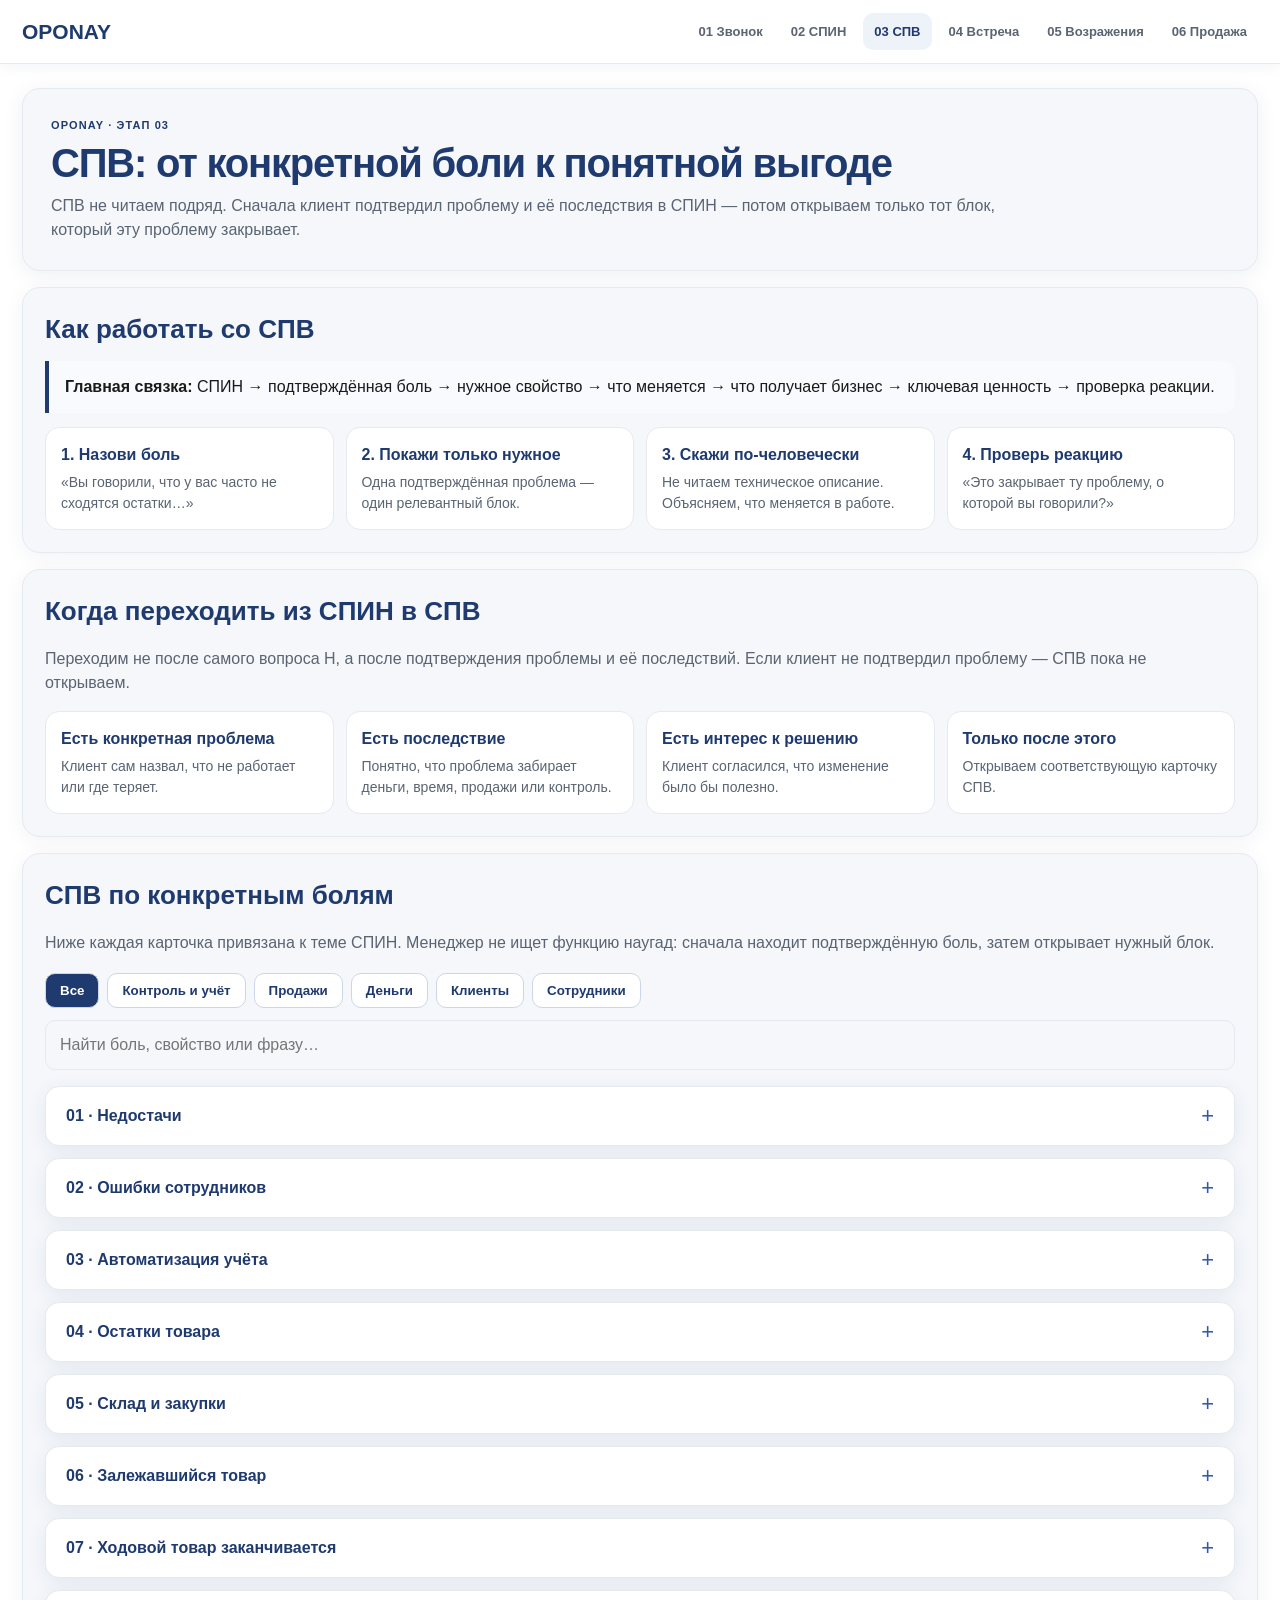
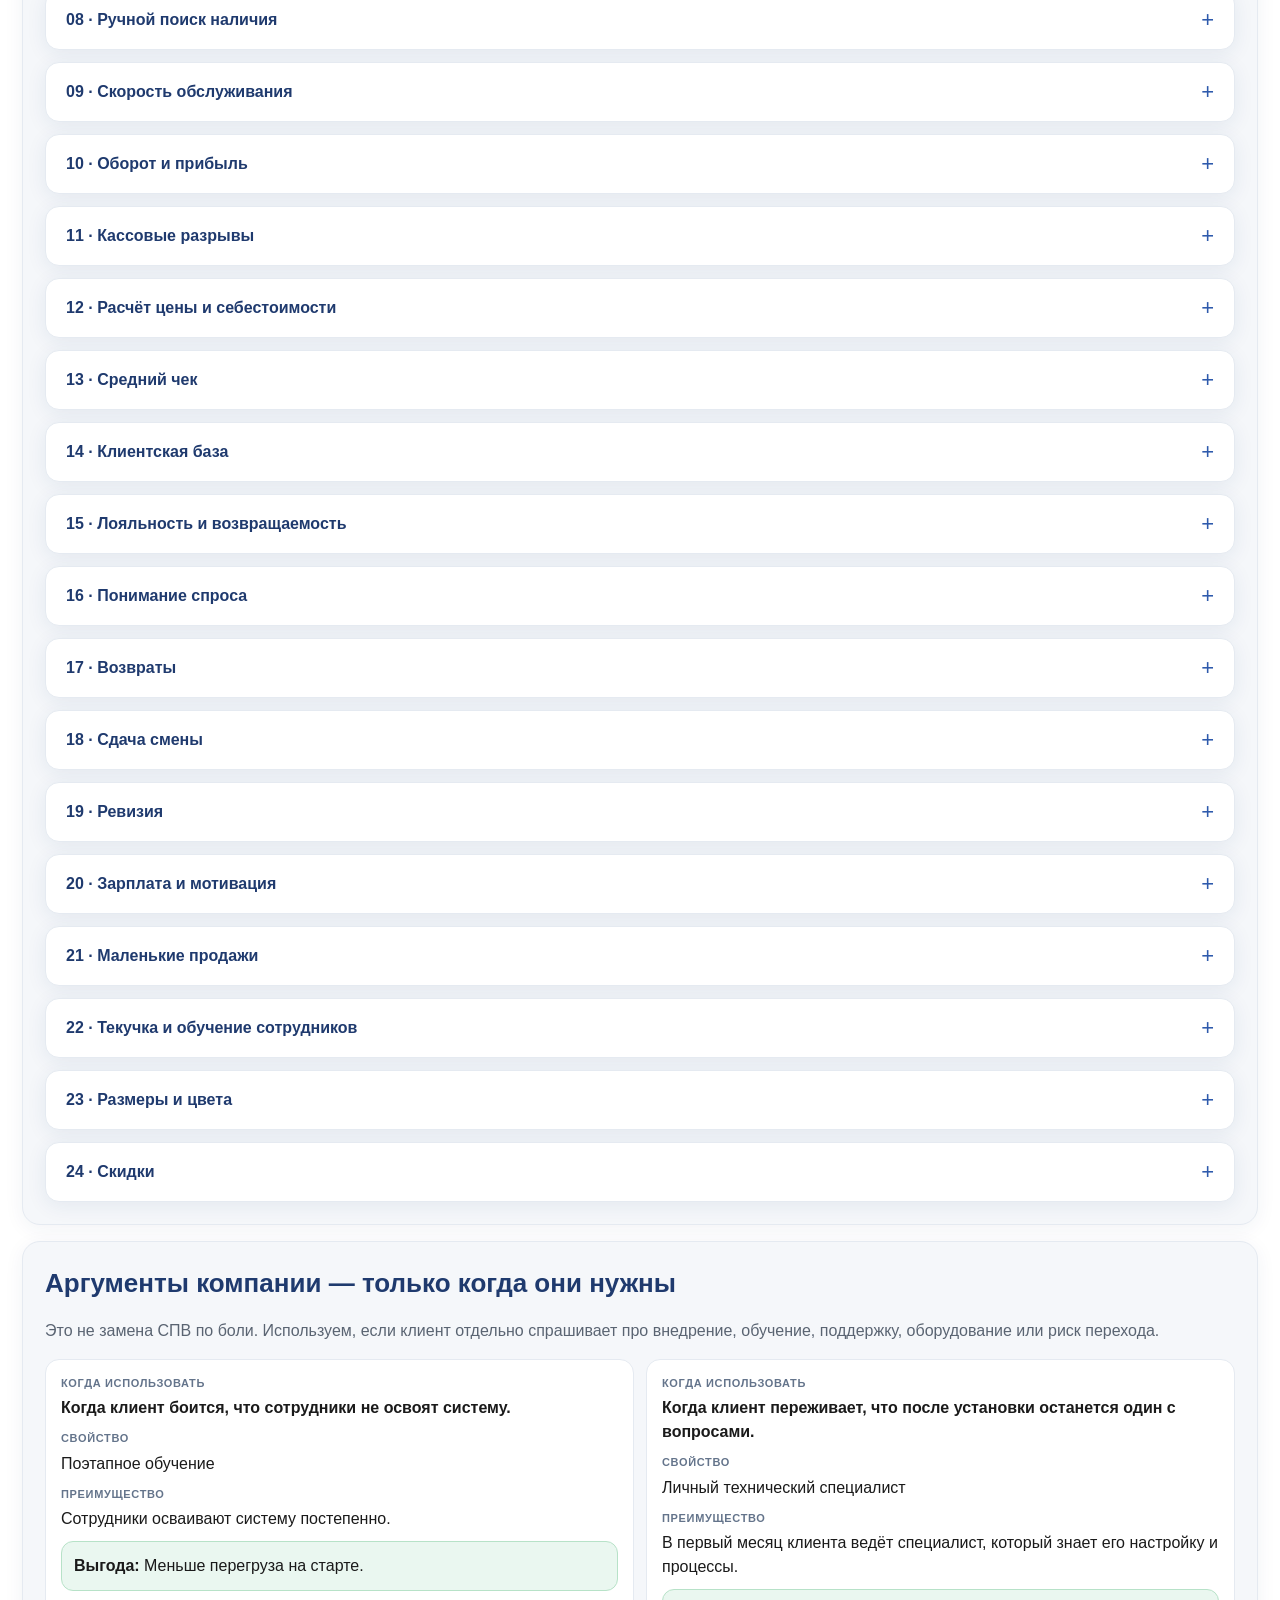
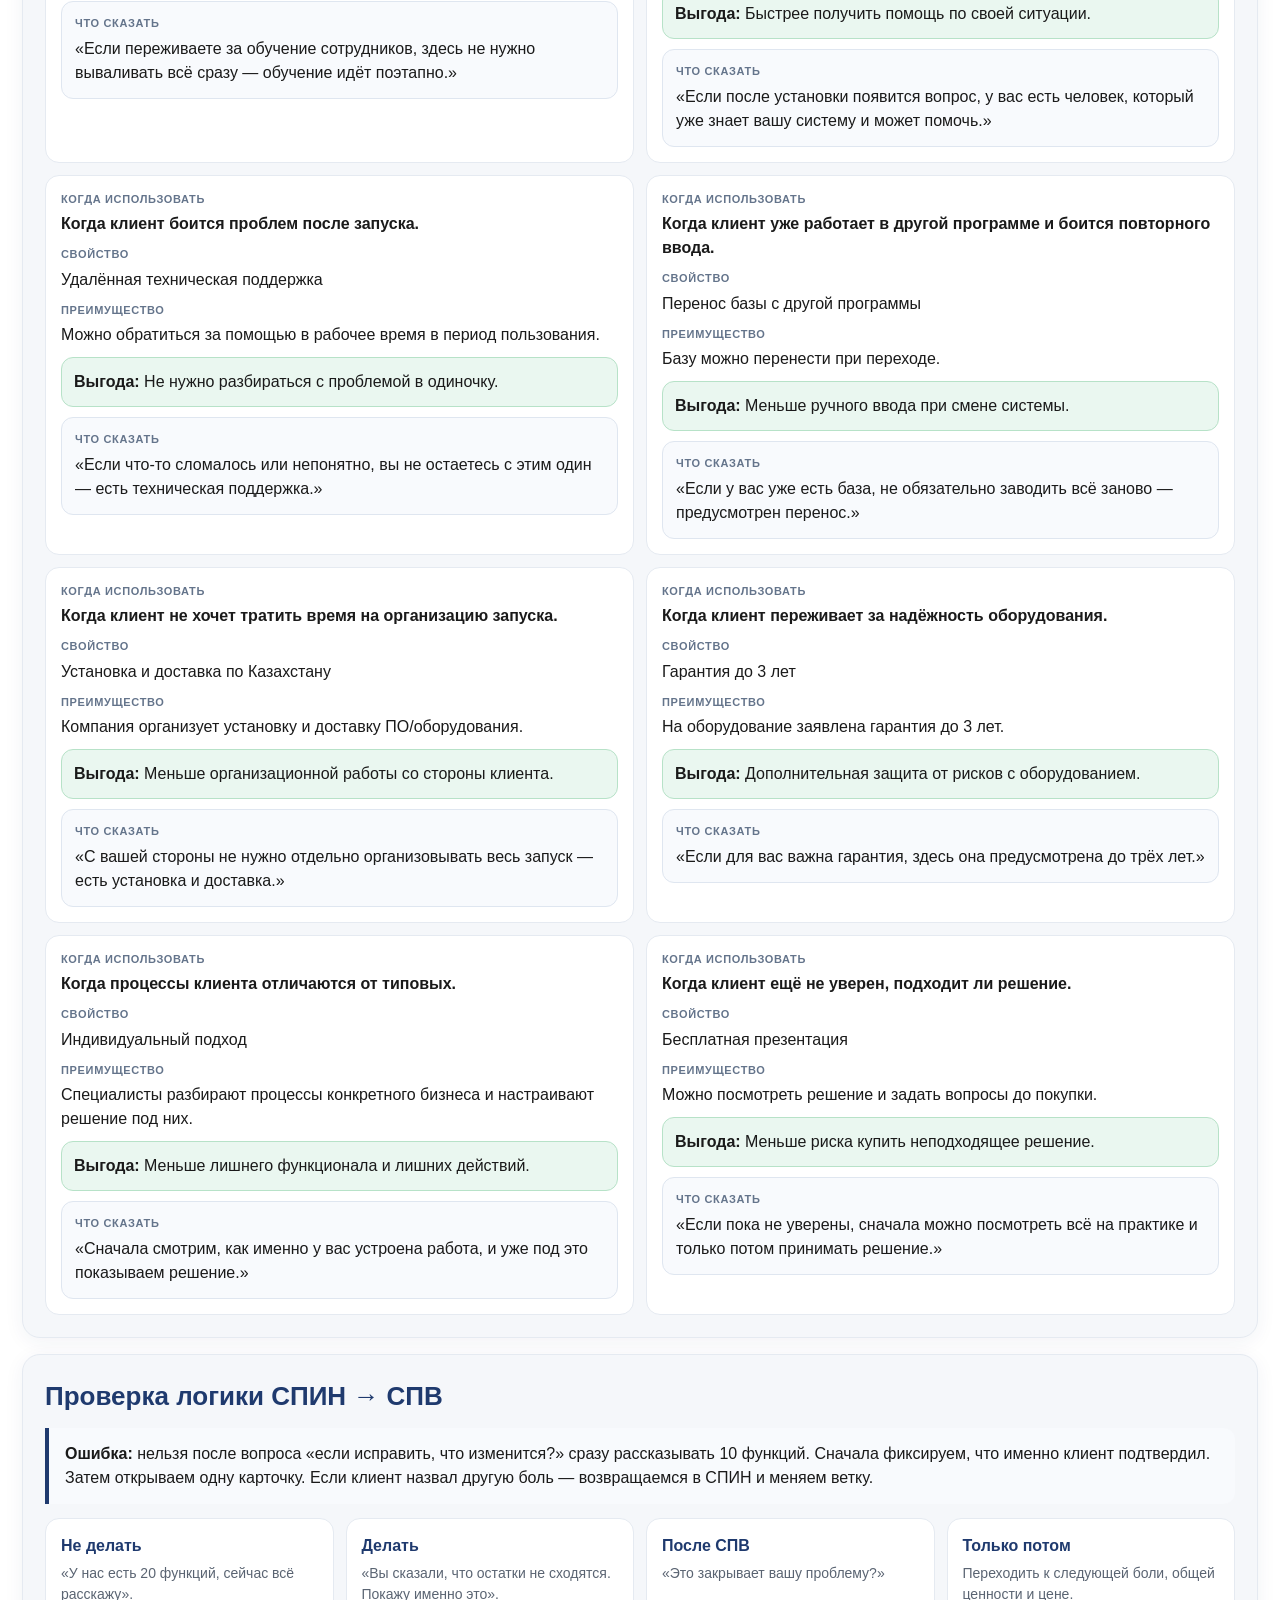
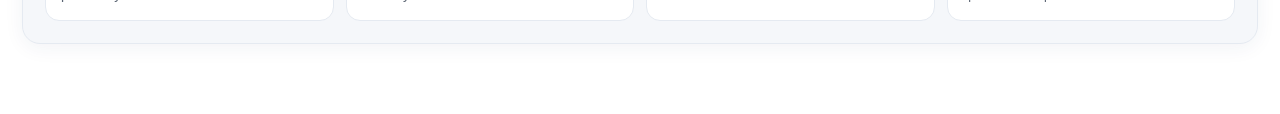
<file: spv.html>
<!doctype html><html lang="ru"><head><meta charset="utf-8"><meta name="viewport" content="width=device-width,initial-scale=1"><title>OPONAY — СПВ</title><style>
:root{--bg:#f5f7fa;--panel:#fff;--text:#182230;--muted:#667085;--line:#e3e8ef;--blue:#1f3a6e;--accent:#2e5aac;--soft:#eef3fa;--good:#eaf7f0;--goodline:#b7e2c8;--warn:#fff8e8;--warnline:#ead39a}
*{box-sizing:border-box}html{scroll-behavior:smooth}body{margin:0;background:var(--bg);color:var(--text);font-family:Inter,Arial,sans-serif;line-height:1.5}.topbar{position:sticky;top:0;z-index:100;background:#fff;border-bottom:1px solid var(--line);box-shadow:0 2px 14px rgba(31,58,110,.06);padding:0 22px;display:flex;align-items:center;gap:24px;min-height:64px}.brand{color:var(--blue);text-decoration:none;font-weight:900;font-size:21px;white-space:nowrap}.toplinks{margin-left:auto;display:flex;gap:6px;overflow-x:auto;white-space:nowrap}.toplinks a{padding:9px 11px;border-radius:10px;text-decoration:none;color:#5a6472;font-size:13px;font-weight:800}.toplinks a:hover,.toplinks a.active{background:var(--soft);color:var(--blue)}main{max-width:1280px;margin:auto;padding:24px 22px 70px}.hero,.section{background:#fff;border:1px solid var(--line);border-radius:18px;box-shadow:0 4px 20px rgba(31,58,110,.06)}.hero{padding:28px;background:linear-gradient(180deg,#fff,#f8fafd)}.eyebrow{font-size:11px;letter-spacing:.1em;text-transform:uppercase;color:var(--accent);font-weight:900}.hero h1{margin:7px 0 9px;color:var(--blue);font-size:40px;line-height:1.1;letter-spacing:-.03em}.hero p{margin:0;color:var(--muted);max-width:980px}.section{padding:22px;margin-top:16px}.section h2{margin:0 0 12px;color:var(--blue);font-size:26px}.note{border-left:4px solid var(--blue);background:#f8fafd;padding:14px 16px;border-radius:0 12px 12px 0}.rule-grid,.pain-grid{display:grid;grid-template-columns:repeat(4,minmax(0,1fr));gap:12px}.rule,.pain{background:#fff;border:1px solid var(--line);border-radius:14px;padding:15px}.rule b,.pain b{display:block;color:var(--blue);margin-bottom:5px}.rule p,.pain p{margin:0;color:var(--muted);font-size:14px}.tabs{display:flex;gap:8px;flex-wrap:wrap;margin:18px 0 12px}.tab{border:1px solid #cbd7e8;background:#fff;color:var(--blue);padding:9px 14px;border-radius:10px;font-weight:800;cursor:pointer}.tab.active,.tab:hover{background:var(--blue);color:#fff}.search{width:100%;border:1px solid #cbd3df;border-radius:12px;padding:12px 14px;font:inherit;margin-bottom:16px}.grid2{display:grid;grid-template-columns:1fr;gap:12px}.card{background:#fff;border:1px solid var(--line);border-radius:14px;overflow:hidden}.card summary{cursor:pointer;padding:17px 20px;font-weight:900;color:var(--blue);list-style:none;display:flex;align-items:center;justify-content:space-between;gap:16px;font-size:16px}.card summary:after{content:"+";font-size:22px;line-height:1;color:var(--accent);font-weight:500}.card[open] summary:after{content:"−"}.card summary::-webkit-details-marker{display:none}.body{border-top:1px solid var(--line);padding:17px}.label{font-size:11px;text-transform:uppercase;letter-spacing:.06em;font-weight:900;color:#64748b;margin-bottom:5px}.painline{background:#f8fafd;border:1px solid #e5eaf1;border-radius:12px;padding:12px 13px;margin-bottom:12px}.painline strong{color:var(--blue)}.triple{display:grid;grid-template-columns:repeat(3,minmax(0,1fr));gap:10px}.triple>div{border:1px solid var(--line);border-radius:12px;padding:12px}.text{font-size:14px}.value{margin-top:10px;background:var(--good);border:1px solid var(--goodline);border-radius:12px;padding:12px}.say{margin-top:10px;background:#f8fafd;border:1px solid #dfe6f0;border-radius:12px;padding:13px}.say .text{font-size:15px}.check{margin-top:10px;background:var(--warn);border:1px solid var(--warnline);border-radius:12px;padding:12px}.company-card{background:#fff;border:1px solid var(--line);border-radius:14px;padding:15px}.company-grid{display:grid;grid-template-columns:repeat(2,minmax(0,1fr));gap:12px}.muted{color:var(--muted)}.small{font-size:13px;color:var(--muted)}@media(max-width:1000px){.rule-grid,.pain-grid{grid-template-columns:repeat(2,minmax(0,1fr))}.grid2{grid-template-columns:1fr}.triple{grid-template-columns:1fr}}@media(max-width:680px){.topbar{padding:10px 14px;min-height:58px;align-items:flex-start}.toplinks{width:100%}.brand{font-size:18px}.hero h1{font-size:31px}.rule-grid,.pain-grid,.company-grid{grid-template-columns:1fr}main{padding:16px 14px 50px}}
</style><link rel="stylesheet" href="oponay-blue.css"></head><body><header class="topbar"><a class="brand" href="index.html">OPONAY</a><nav class="toplinks"><a href="1.0.html">01 Звонок</a><a href="spin.html">02 СПИН</a><a class="active" href="spv.html">03 СПВ</a><a href="meeting.html">04 Встреча</a><a href="objections.html">05 Возражения</a><a href="meeting.html#sale">06 Продажа</a></nav></header><main><section class="hero"><div class="eyebrow">OPONAY · этап 03</div><h1>СПВ: от конкретной боли к понятной выгоде</h1><p>СПВ не читаем подряд. Сначала клиент подтвердил проблему и её последствия в СПИН — потом открываем только тот блок, который эту проблему закрывает.</p></section><section class="section"><h2>Как работать со СПВ</h2><div class="note"><b>Главная связка:</b> СПИН → подтверждённая боль → нужное свойство → что меняется → что получает бизнес → ключевая ценность → проверка реакции.</div><div class="rule-grid" style="margin-top:14px"><div class="rule"><b>1. Назови боль</b><p>«Вы говорили, что у вас часто не сходятся остатки…»</p></div><div class="rule"><b>2. Покажи только нужное</b><p>Одна подтверждённая проблема — один релевантный блок.</p></div><div class="rule"><b>3. Скажи по-человечески</b><p>Не читаем техническое описание. Объясняем, что меняется в работе.</p></div><div class="rule"><b>4. Проверь реакцию</b><p>«Это закрывает ту проблему, о которой вы говорили?»</p></div></div></section><section class="section"><h2>Когда переходить из СПИН в СПВ</h2><p class="muted">Переходим не после самого вопроса Н, а после подтверждения проблемы и её последствий. Если клиент не подтвердил проблему — СПВ пока не открываем.</p><div class="pain-grid" style="margin-top:14px"><div class="pain"><b>Есть конкретная проблема</b><p>Клиент сам назвал, что не работает или где теряет.</p></div><div class="pain"><b>Есть последствие</b><p>Понятно, что проблема забирает деньги, время, продажи или контроль.</p></div><div class="pain"><b>Есть интерес к решению</b><p>Клиент согласился, что изменение было бы полезно.</p></div><div class="pain"><b>Только после этого</b><p>Открываем соответствующую карточку СПВ.</p></div></div></section><section class="section"><h2>СПВ по конкретным болям</h2><p class="muted">Ниже каждая карточка привязана к теме СПИН. Менеджер не ищет функцию наугад: сначала находит подтверждённую боль, затем открывает нужный блок.</p><div class="tabs" id="tabs"><button class="tab active" data-cat="all">Все</button><button class="tab" data-cat="контроль">Контроль и учёт</button><button class="tab" data-cat="продажи">Продажи</button><button class="tab" data-cat="деньги">Деньги</button><button class="tab" data-cat="клиенты">Клиенты</button><button class="tab" data-cat="сотрудники">Сотрудники</button></div><input id="search" class="search" placeholder="Найти боль, свойство или фразу…" autocomplete="off"><div class="grid2" id="cards"><details class="card" data-cat="контроль" data-search="недостачиконтроль остатков и продажконтроль остатков / продажи через кассу / продажи по сотрудникампрограмма фиксирует продажи через кассовую зону и позволяет видеть остатки.продажи и движение товара не остаются только на бумаге: можно быстрее увидеть расхождение и понять, где его искать.меньше расхождений и ручного контроля.«вы говорили, что у вас бывают недостачи. здесь важно не просто показать программу, а сделать так, чтобы продажи и остатки были видны. тогда проще понять, где появилось расхождение.»"><summary>01 · Недостачи</summary><div class="body"><div class="painline"><div class="label">Боль клиента</div><strong>Недостачи</strong><div class="small" style="margin-top:4px">Из СПИН → Контроль остатков / продажи через кассу / продажи по сотрудникам</div></div><div class="triple"><div><div class="label">Свойство</div><div class="text">Программа фиксирует продажи через кассовую зону и позволяет видеть остатки.</div></div><div><div class="label">Преимущество</div><div class="text">Продажи и движение товара не остаются только на бумаге: можно быстрее увидеть расхождение и понять, где его искать.</div></div><div><div class="label">Выгода</div><div class="text">Меньше расхождений и ручного контроля.</div></div></div><div class="value"><b>Ключевая ценность:</b> Меньше расхождений и ручного контроля.</div><div class="say"><div class="label">Что говорить клиенту</div><div class="text">«Вы говорили, что у вас бывают недостачи. Здесь важно не просто показать программу, а сделать так, чтобы продажи и остатки были видны. Тогда проще понять, где появилось расхождение.»</div></div><div class="check"><b>Как понять, что СПВ сработал:</b> клиент согласился, что показанное решение закрывает ту проблему, которую он только что подтвердил. После этого можно идти дальше по презентации или собирать общую ценность.</div></div></details><details class="card" data-cat="сотрудники" data-search="ошибки сотрудниковпродажи через кассу + продажи по сотрудникампродажи по сотрудникам / продажи через кассупродажи фиксируются в программе, а результат можно смотреть по сотрудникам.понятно, кто проводил продажу и какой результат дал сотрудник.проще контролировать ошибки и результат сотрудников.«вы говорили, что сотрудники иногда ошибаются. давайте покажу, как фиксируются продажи и кто их проводит. тогда вам не приходится выяснять всё вручную.»"><summary>02 · Ошибки сотрудников</summary><div class="body"><div class="painline"><div class="label">Боль клиента</div><strong>Ошибки сотрудников</strong><div class="small" style="margin-top:4px">Из СПИН → Продажи по сотрудникам / продажи через кассу</div></div><div class="triple"><div><div class="label">Свойство</div><div class="text">Продажи фиксируются в программе, а результат можно смотреть по сотрудникам.</div></div><div><div class="label">Преимущество</div><div class="text">Понятно, кто проводил продажу и какой результат дал сотрудник.</div></div><div><div class="label">Выгода</div><div class="text">Проще контролировать ошибки и результат сотрудников.</div></div></div><div class="value"><b>Ключевая ценность:</b> Проще контролировать ошибки и результат сотрудников.</div><div class="say"><div class="label">Что говорить клиенту</div><div class="text">«Вы говорили, что сотрудники иногда ошибаются. Давайте покажу, как фиксируются продажи и кто их проводит. Тогда вам не приходится выяснять всё вручную.»</div></div><div class="check"><b>Как понять, что СПВ сработал:</b> клиент согласился, что показанное решение закрывает ту проблему, которую он только что подтвердил. После этого можно идти дальше по презентации или собирать общую ценность.</div></div></details><details class="card" data-cat="контроль" data-search="автоматизация учётаавтоматизация учётаинтеграция с webkassa / отчётыданные о продажах и транзакциях передаются автоматически, а отчёты собираются в программе.меньше повторного ввода и ручной сверки.меньше ручной работы и ошибок.«вы говорили, что часть учёта приходится делать руками. здесь часть операций проходит автоматически, поэтому меньше данных приходится заносить и перепроверять.»"><summary>03 · Автоматизация учёта</summary><div class="body"><div class="painline"><div class="label">Боль клиента</div><strong>Автоматизация учёта</strong><div class="small" style="margin-top:4px">Из СПИН → Интеграция с WebKassa / отчёты</div></div><div class="triple"><div><div class="label">Свойство</div><div class="text">Данные о продажах и транзакциях передаются автоматически, а отчёты собираются в программе.</div></div><div><div class="label">Преимущество</div><div class="text">Меньше повторного ввода и ручной сверки.</div></div><div><div class="label">Выгода</div><div class="text">Меньше ручной работы и ошибок.</div></div></div><div class="value"><b>Ключевая ценность:</b> Меньше ручной работы и ошибок.</div><div class="say"><div class="label">Что говорить клиенту</div><div class="text">«Вы говорили, что часть учёта приходится делать руками. Здесь часть операций проходит автоматически, поэтому меньше данных приходится заносить и перепроверять.»</div></div><div class="check"><b>Как понять, что СПВ сработал:</b> клиент согласился, что показанное решение закрывает ту проблему, которую он только что подтвердил. После этого можно идти дальше по презентации или собирать общую ценность.</div></div></details><details class="card" data-cat="контроль" data-search="остатки товараточные остаткиостатки из кассовой зоны / мобильная версияостатки можно посмотреть прямо из кассовой зоны и с мобильного устройства.продавец быстрее видит, что есть в наличии и где находится товар.меньше ручной сверки и ошибок по остаткам.«вы говорили, что фактические остатки не всегда сходятся. здесь остаток можно посмотреть сразу из кассовой зоны, поэтому не нужно каждый раз искать его вручную.»"><summary>04 · Остатки товара</summary><div class="body"><div class="painline"><div class="label">Боль клиента</div><strong>Остатки товара</strong><div class="small" style="margin-top:4px">Из СПИН → Остатки из кассовой зоны / мобильная версия</div></div><div class="triple"><div><div class="label">Свойство</div><div class="text">Остатки можно посмотреть прямо из кассовой зоны и с мобильного устройства.</div></div><div><div class="label">Преимущество</div><div class="text">Продавец быстрее видит, что есть в наличии и где находится товар.</div></div><div><div class="label">Выгода</div><div class="text">Меньше ручной сверки и ошибок по остаткам.</div></div></div><div class="value"><b>Ключевая ценность:</b> Меньше ручной сверки и ошибок по остаткам.</div><div class="say"><div class="label">Что говорить клиенту</div><div class="text">«Вы говорили, что фактические остатки не всегда сходятся. Здесь остаток можно посмотреть сразу из кассовой зоны, поэтому не нужно каждый раз искать его вручную.»</div></div><div class="check"><b>Как понять, что СПВ сработал:</b> клиент согласился, что показанное решение закрывает ту проблему, которую он только что подтвердил. После этого можно идти дальше по презентации или собирать общую ценность.</div></div></details><details class="card" data-cat="контроль" data-search="склад и закупкиконтроль ассортимента и закупокотчёты / abc-анализ / минимальные остаткиотчёты помогают видеть продажи и ассортимент, а анализ — понимать, какие позиции двигаются лучше.проще решать, что заказывать и что не держать в лишнем количестве.меньше денег зависает в неправильном товаре.«вы говорили, что иногда закупаете лишнее или не хватает нужного. здесь можно смотреть продажи и остатки и уже от этого решать, что заказывать.»"><summary>05 · Склад и закупки</summary><div class="body"><div class="painline"><div class="label">Боль клиента</div><strong>Склад и закупки</strong><div class="small" style="margin-top:4px">Из СПИН → Отчёты / ABC-анализ / минимальные остатки</div></div><div class="triple"><div><div class="label">Свойство</div><div class="text">Отчёты помогают видеть продажи и ассортимент, а анализ — понимать, какие позиции двигаются лучше.</div></div><div><div class="label">Преимущество</div><div class="text">Проще решать, что заказывать и что не держать в лишнем количестве.</div></div><div><div class="label">Выгода</div><div class="text">Меньше денег зависает в неправильном товаре.</div></div></div><div class="value"><b>Ключевая ценность:</b> Меньше денег зависает в неправильном товаре.</div><div class="say"><div class="label">Что говорить клиенту</div><div class="text">«Вы говорили, что иногда закупаете лишнее или не хватает нужного. Здесь можно смотреть продажи и остатки и уже от этого решать, что заказывать.»</div></div><div class="check"><b>Как понять, что СПВ сработал:</b> клиент согласился, что показанное решение закрывает ту проблему, которую он только что подтвердил. После этого можно идти дальше по презентации или собирать общую ценность.</div></div></details><details class="card" data-cat="деньги" data-search="залежавшийся товарнеликвид и зависшие деньгиabc-анализ / отчёты по товарам и прибыльностипо отчётам можно увидеть, какие товары продаются хуже и где деньги стоят в товаре.проще вовремя заметить позиции, которые долго лежат.меньше замороженных денег в залежавшемся товаре.«вы говорили, что часть товара может лежать месяцами. здесь можно увидеть такие позиции и уже решать, что с ними делать, а не узнавать об этом слишком поздно.»"><summary>06 · Залежавшийся товар</summary><div class="body"><div class="painline"><div class="label">Боль клиента</div><strong>Залежавшийся товар</strong><div class="small" style="margin-top:4px">Из СПИН → ABC-анализ / отчёты по товарам и прибыльности</div></div><div class="triple"><div><div class="label">Свойство</div><div class="text">По отчётам можно увидеть, какие товары продаются хуже и где деньги стоят в товаре.</div></div><div><div class="label">Преимущество</div><div class="text">Проще вовремя заметить позиции, которые долго лежат.</div></div><div><div class="label">Выгода</div><div class="text">Меньше замороженных денег в залежавшемся товаре.</div></div></div><div class="value"><b>Ключевая ценность:</b> Меньше замороженных денег в залежавшемся товаре.</div><div class="say"><div class="label">Что говорить клиенту</div><div class="text">«Вы говорили, что часть товара может лежать месяцами. Здесь можно увидеть такие позиции и уже решать, что с ними делать, а не узнавать об этом слишком поздно.»</div></div><div class="check"><b>Как понять, что СПВ сработал:</b> клиент согласился, что показанное решение закрывает ту проблему, которую он только что подтвердил. После этого можно идти дальше по презентации или собирать общую ценность.</div></div></details><details class="card" data-cat="продажи" data-search="ходовой товар заканчиваетсяпотеря продаж из-за отсутствия товараминимальные остатки / контроль остатковостатки видны в программе, можно заранее заметить, что нужная позиция заканчивается.проще вовремя заказать ходовой товар.меньше случаев, когда клиент пришёл, а нужного товара нет.«если ходовой товар заканчивается, вы теряете готовую продажу. здесь остаток видно заранее, поэтому проще вовремя заказать нужную позицию.»"><summary>07 · Ходовой товар заканчивается</summary><div class="body"><div class="painline"><div class="label">Боль клиента</div><strong>Ходовой товар заканчивается</strong><div class="small" style="margin-top:4px">Из СПИН → Минимальные остатки / контроль остатков</div></div><div class="triple"><div><div class="label">Свойство</div><div class="text">Остатки видны в программе, можно заранее заметить, что нужная позиция заканчивается.</div></div><div><div class="label">Преимущество</div><div class="text">Проще вовремя заказать ходовой товар.</div></div><div><div class="label">Выгода</div><div class="text">Меньше случаев, когда клиент пришёл, а нужного товара нет.</div></div></div><div class="value"><b>Ключевая ценность:</b> Меньше случаев, когда клиент пришёл, а нужного товара нет.</div><div class="say"><div class="label">Что говорить клиенту</div><div class="text">«Если ходовой товар заканчивается, вы теряете готовую продажу. Здесь остаток видно заранее, поэтому проще вовремя заказать нужную позицию.»</div></div><div class="check"><b>Как понять, что СПВ сработал:</b> клиент согласился, что показанное решение закрывает ту проблему, которую он только что подтвердил. После этого можно идти дальше по презентации или собирать общую ценность.</div></div></details><details class="card" data-cat="продажи" data-search="ручной поиск наличияпоиск товара без ручных звонковостатки из кассовой зоны / мобильный контроль остатковналичие можно посмотреть из кассовой зоны и с мобильного устройства.продавцу не нужно идти на склад или звонить в другую точку, чтобы проверить товар.быстрее ответ клиенту и меньше потерянных продаж.«вы говорили, что продавцу приходится искать товар вручную. здесь наличие можно посмотреть сразу — в том числе по размерам и цветам.»"><summary>08 · Ручной поиск наличия</summary><div class="body"><div class="painline"><div class="label">Боль клиента</div><strong>Ручной поиск наличия</strong><div class="small" style="margin-top:4px">Из СПИН → Остатки из кассовой зоны / мобильный контроль остатков</div></div><div class="triple"><div><div class="label">Свойство</div><div class="text">Наличие можно посмотреть из кассовой зоны и с мобильного устройства.</div></div><div><div class="label">Преимущество</div><div class="text">Продавцу не нужно идти на склад или звонить в другую точку, чтобы проверить товар.</div></div><div><div class="label">Выгода</div><div class="text">Быстрее ответ клиенту и меньше потерянных продаж.</div></div></div><div class="value"><b>Ключевая ценность:</b> Быстрее ответ клиенту и меньше потерянных продаж.</div><div class="say"><div class="label">Что говорить клиенту</div><div class="text">«Вы говорили, что продавцу приходится искать товар вручную. Здесь наличие можно посмотреть сразу — в том числе по размерам и цветам.»</div></div><div class="check"><b>Как понять, что СПВ сработал:</b> клиент согласился, что показанное решение закрывает ту проблему, которую он только что подтвердил. После этого можно идти дальше по презентации или собирать общую ценность.</div></div></details><details class="card" data-cat="продажи" data-search="скорость обслуживаниядолгое оформление и ожиданиеостатки в кассовой зоне / автоматизация продажи / экран готовности заказаинформация о товаре и статусе заказа доступна в системе.сотрудник быстрее оформляет продажу и понятнее работает с заказом.меньше ожидания и очередей.«вы говорили, что обслуживание иногда затягивается. давайте покажу именно тот участок, который это тормозит, а не весь функционал подряд.»"><summary>09 · Скорость обслуживания</summary><div class="body"><div class="painline"><div class="label">Боль клиента</div><strong>Скорость обслуживания</strong><div class="small" style="margin-top:4px">Из СПИН → Остатки в кассовой зоне / автоматизация продажи / экран готовности заказа</div></div><div class="triple"><div><div class="label">Свойство</div><div class="text">Информация о товаре и статусе заказа доступна в системе.</div></div><div><div class="label">Преимущество</div><div class="text">Сотрудник быстрее оформляет продажу и понятнее работает с заказом.</div></div><div><div class="label">Выгода</div><div class="text">Меньше ожидания и очередей.</div></div></div><div class="value"><b>Ключевая ценность:</b> Меньше ожидания и очередей.</div><div class="say"><div class="label">Что говорить клиенту</div><div class="text">«Вы говорили, что обслуживание иногда затягивается. Давайте покажу именно тот участок, который это тормозит, а не весь функционал подряд.»</div></div><div class="check"><b>Как понять, что СПВ сработал:</b> клиент согласился, что показанное решение закрывает ту проблему, которую он только что подтвердил. После этого можно идти дальше по презентации или собирать общую ценность.</div></div></details><details class="card" data-cat="деньги" data-search="оборот и прибыльнет понятной картины по деньгамотчёты по продажам / оборот и прибыльв программе можно смотреть оборот и прибыль магазина.собственник быстрее понимает, как реально идёт бизнес.проще принимать решения по закупкам и развитию.«вы говорили, что не всегда быстро видно, сколько магазин реально заработал. здесь оборот и прибыль можно посмотреть в программе, без ручного сведения.»"><summary>10 · Оборот и прибыль</summary><div class="body"><div class="painline"><div class="label">Боль клиента</div><strong>Оборот и прибыль</strong><div class="small" style="margin-top:4px">Из СПИН → Отчёты по продажам / оборот и прибыль</div></div><div class="triple"><div><div class="label">Свойство</div><div class="text">В программе можно смотреть оборот и прибыль магазина.</div></div><div><div class="label">Преимущество</div><div class="text">Собственник быстрее понимает, как реально идёт бизнес.</div></div><div><div class="label">Выгода</div><div class="text">Проще принимать решения по закупкам и развитию.</div></div></div><div class="value"><b>Ключевая ценность:</b> Проще принимать решения по закупкам и развитию.</div><div class="say"><div class="label">Что говорить клиенту</div><div class="text">«Вы говорили, что не всегда быстро видно, сколько магазин реально заработал. Здесь оборот и прибыль можно посмотреть в программе, без ручного сведения.»</div></div><div class="check"><b>Как понять, что СПВ сработал:</b> клиент согласился, что показанное решение закрывает ту проблему, которую он только что подтвердил. После этого можно идти дальше по презентации или собирать общую ценность.</div></div></details><details class="card" data-cat="деньги" data-search="кассовые разрывыне видно движения денегвнесения и снятия денег / отчётыоперации с деньгами фиксируются, а движение можно смотреть в отчётах.понятнее, сколько денег есть и куда они ушли.меньше неожиданностей с кассой и закупками.«если проблема именно в том, что денег в нужный момент не хватает, сначала покажу движение денег и отчёты. здесь важен не список функций, а контроль кассы.»"><summary>11 · Кассовые разрывы</summary><div class="body"><div class="painline"><div class="label">Боль клиента</div><strong>Кассовые разрывы</strong><div class="small" style="margin-top:4px">Из СПИН → Внесения и снятия денег / отчёты</div></div><div class="triple"><div><div class="label">Свойство</div><div class="text">Операции с деньгами фиксируются, а движение можно смотреть в отчётах.</div></div><div><div class="label">Преимущество</div><div class="text">Понятнее, сколько денег есть и куда они ушли.</div></div><div><div class="label">Выгода</div><div class="text">Меньше неожиданностей с кассой и закупками.</div></div></div><div class="value"><b>Ключевая ценность:</b> Меньше неожиданностей с кассой и закупками.</div><div class="say"><div class="label">Что говорить клиенту</div><div class="text">«Если проблема именно в том, что денег в нужный момент не хватает, сначала покажу движение денег и отчёты. Здесь важен не список функций, а контроль кассы.»</div></div><div class="check"><b>Как понять, что СПВ сработал:</b> клиент согласился, что показанное решение закрывает ту проблему, которую он только что подтвердил. После этого можно идти дальше по презентации или собирать общую ценность.</div></div></details><details class="card" data-cat="деньги" data-search="расчёт цены и себестоимостицена и себестоимость считаются вручнуюучёт себестоимости / наценки и уценкив исходных материалах есть расчёт себестоимости, наценки и уценки по товарам.проще понимать, как формируется цена и сколько остаётся после продажи.меньше риска ошибиться в цене и потерять прибыль.«вы говорили, что цену или себестоимость приходится считать вручную. здесь можно смотреть расчёт по товару и понимать, где вы зарабатываете, а где нет.»"><summary>12 · Расчёт цены и себестоимости</summary><div class="body"><div class="painline"><div class="label">Боль клиента</div><strong>Расчёт цены и себестоимости</strong><div class="small" style="margin-top:4px">Из СПИН → Учёт себестоимости / наценки и уценки</div></div><div class="triple"><div><div class="label">Свойство</div><div class="text">В исходных материалах есть расчёт себестоимости, наценки и уценки по товарам.</div></div><div><div class="label">Преимущество</div><div class="text">Проще понимать, как формируется цена и сколько остаётся после продажи.</div></div><div><div class="label">Выгода</div><div class="text">Меньше риска ошибиться в цене и потерять прибыль.</div></div></div><div class="value"><b>Ключевая ценность:</b> Меньше риска ошибиться в цене и потерять прибыль.</div><div class="say"><div class="label">Что говорить клиенту</div><div class="text">«Вы говорили, что цену или себестоимость приходится считать вручную. Здесь можно смотреть расчёт по товару и понимать, где вы зарабатываете, а где нет.»</div></div><div class="check"><b>Как понять, что СПВ сработал:</b> клиент согласился, что показанное решение закрывает ту проблему, которую он только что подтвердил. После этого можно идти дальше по презентации или собирать общую ценность.</div></div></details><details class="card" data-cat="продажи" data-search="средний чекнет контроля среднего чекаотчёты по продажам / продажи по продавцам / зарплата и мотивацияпродажи можно смотреть по сотрудникам и в отчётах.видно, как работают продавцы и как меняется результат.проще управлять продажами и мотивацией.«если средний чек проседает, важно понять, кто и где теряет результат. здесь можно посмотреть продажи по сотрудникам и уже от этого работать с мотивацией.»"><summary>13 · Средний чек</summary><div class="body"><div class="painline"><div class="label">Боль клиента</div><strong>Средний чек</strong><div class="small" style="margin-top:4px">Из СПИН → Отчёты по продажам / продажи по продавцам / зарплата и мотивация</div></div><div class="triple"><div><div class="label">Свойство</div><div class="text">Продажи можно смотреть по сотрудникам и в отчётах.</div></div><div><div class="label">Преимущество</div><div class="text">Видно, как работают продавцы и как меняется результат.</div></div><div><div class="label">Выгода</div><div class="text">Проще управлять продажами и мотивацией.</div></div></div><div class="value"><b>Ключевая ценность:</b> Проще управлять продажами и мотивацией.</div><div class="say"><div class="label">Что говорить клиенту</div><div class="text">«Если средний чек проседает, важно понять, кто и где теряет результат. Здесь можно посмотреть продажи по сотрудникам и уже от этого работать с мотивацией.»</div></div><div class="check"><b>Как понять, что СПВ сработал:</b> клиент согласился, что показанное решение закрывает ту проблему, которую он только что подтвердил. После этого можно идти дальше по презентации или собирать общую ценность.</div></div></details><details class="card" data-cat="клиенты" data-search="клиентская базанет истории покупокклиентская база / история покупокв программе можно хранить данные клиента и историю его покупок.проще понимать, кто уже покупал и что именно ему продавали.больше возможностей для повторных продаж.«вы говорили, что база либо не ведётся, либо ей сложно пользоваться. здесь история клиента хранится в программе, поэтому к ней можно вернуться в нужный момент.»"><summary>14 · Клиентская база</summary><div class="body"><div class="painline"><div class="label">Боль клиента</div><strong>Клиентская база</strong><div class="small" style="margin-top:4px">Из СПИН → Клиентская база / история покупок</div></div><div class="triple"><div><div class="label">Свойство</div><div class="text">В программе можно хранить данные клиента и историю его покупок.</div></div><div><div class="label">Преимущество</div><div class="text">Проще понимать, кто уже покупал и что именно ему продавали.</div></div><div><div class="label">Выгода</div><div class="text">Больше возможностей для повторных продаж.</div></div></div><div class="value"><b>Ключевая ценность:</b> Больше возможностей для повторных продаж.</div><div class="say"><div class="label">Что говорить клиенту</div><div class="text">«Вы говорили, что база либо не ведётся, либо ей сложно пользоваться. Здесь история клиента хранится в программе, поэтому к ней можно вернуться в нужный момент.»</div></div><div class="check"><b>Как понять, что СПВ сработал:</b> клиент согласился, что показанное решение закрывает ту проблему, которую он только что подтвердил. После этого можно идти дальше по презентации или собирать общую ценность.</div></div></details><details class="card" data-cat="клиенты" data-search="лояльность и возвращаемостьклиенты не возвращаются системносистема лояльности клиентовесть бонусы, баллы, кэшбеки и сертификаты для работы с постоянными клиентами.можно давать понятные условия тем, кто покупает повторно.проще возвращать клиентов и увеличивать повторные покупки.«если сейчас нет понятной системы возврата клиентов, покажу лояльность. здесь можно работать с бонусами и другими условиями, чтобы клиенту было зачем вернуться.»"><summary>15 · Лояльность и возвращаемость</summary><div class="body"><div class="painline"><div class="label">Боль клиента</div><strong>Лояльность и возвращаемость</strong><div class="small" style="margin-top:4px">Из СПИН → Система лояльности клиентов</div></div><div class="triple"><div><div class="label">Свойство</div><div class="text">Есть бонусы, баллы, кэшбеки и сертификаты для работы с постоянными клиентами.</div></div><div><div class="label">Преимущество</div><div class="text">Можно давать понятные условия тем, кто покупает повторно.</div></div><div><div class="label">Выгода</div><div class="text">Проще возвращать клиентов и увеличивать повторные покупки.</div></div></div><div class="value"><b>Ключевая ценность:</b> Проще возвращать клиентов и увеличивать повторные покупки.</div><div class="say"><div class="label">Что говорить клиенту</div><div class="text">«Если сейчас нет понятной системы возврата клиентов, покажу лояльность. Здесь можно работать с бонусами и другими условиями, чтобы клиенту было зачем вернуться.»</div></div><div class="check"><b>Как понять, что СПВ сработал:</b> клиент согласился, что показанное решение закрывает ту проблему, которую он только что подтвердил. После этого можно идти дальше по презентации или собирать общую ценность.</div></div></details><details class="card" data-cat="продажи" data-search="понимание спросане видно, что продаётся лучшетоп товаров / отчёты / abc-анализотчёты и анализ продаж показывают, какие позиции продаются лучше.проще сравнивать ассортимент и закупки с реальным спросом.меньше ошибок в ассортименте.«вы говорили, что не всегда понятно, на что сейчас есть спрос. здесь можно посмотреть продажи по товарам и уже от цифр решать, что держать и что закупать.»"><summary>16 · Понимание спроса</summary><div class="body"><div class="painline"><div class="label">Боль клиента</div><strong>Понимание спроса</strong><div class="small" style="margin-top:4px">Из СПИН → Топ товаров / отчёты / ABC-анализ</div></div><div class="triple"><div><div class="label">Свойство</div><div class="text">Отчёты и анализ продаж показывают, какие позиции продаются лучше.</div></div><div><div class="label">Преимущество</div><div class="text">Проще сравнивать ассортимент и закупки с реальным спросом.</div></div><div><div class="label">Выгода</div><div class="text">Меньше ошибок в ассортименте.</div></div></div><div class="value"><b>Ключевая ценность:</b> Меньше ошибок в ассортименте.</div><div class="say"><div class="label">Что говорить клиенту</div><div class="text">«Вы говорили, что не всегда понятно, на что сейчас есть спрос. Здесь можно посмотреть продажи по товарам и уже от цифр решать, что держать и что закупать.»</div></div><div class="check"><b>Как понять, что СПВ сработал:</b> клиент согласился, что показанное решение закрывает ту проблему, которую он только что подтвердил. После этого можно идти дальше по презентации или собирать общую ценность.</div></div></details><details class="card" data-cat="контроль" data-search="возвратывозвраты приходится искать и исправлять вручнуюпоиск исходной продажи / контроль остатков / учёт возвратапродажи и товарные движения фиксируются в системе, что позволяет связать возврат с исходной операцией.меньше ручной сверки и исправлений после возврата.точнее остатки и деньги после возврата.«если возвраты приходится долго искать и потом исправлять руками, покажу этот процесс. здесь важно, чтобы возврат сразу отражался в учёте.»"><summary>17 · Возвраты</summary><div class="body"><div class="painline"><div class="label">Боль клиента</div><strong>Возвраты</strong><div class="small" style="margin-top:4px">Из СПИН → Поиск исходной продажи / контроль остатков / учёт возврата</div></div><div class="triple"><div><div class="label">Свойство</div><div class="text">Продажи и товарные движения фиксируются в системе, что позволяет связать возврат с исходной операцией.</div></div><div><div class="label">Преимущество</div><div class="text">Меньше ручной сверки и исправлений после возврата.</div></div><div><div class="label">Выгода</div><div class="text">Точнее остатки и деньги после возврата.</div></div></div><div class="value"><b>Ключевая ценность:</b> Точнее остатки и деньги после возврата.</div><div class="say"><div class="label">Что говорить клиенту</div><div class="text">«Если возвраты приходится долго искать и потом исправлять руками, покажу этот процесс. Здесь важно, чтобы возврат сразу отражался в учёте.»</div></div><div class="check"><b>Как понять, что СПВ сработал:</b> клиент согласился, что показанное решение закрывает ту проблему, которую он только что подтвердил. После этого можно идти дальше по презентации или собирать общую ценность.</div></div></details><details class="card" data-cat="контроль" data-search="сдача сменыручная сверка сменыпродажи через кассу / автоматизация учётапродажи и операции фиксируются в программе.при сдаче смены меньше данных приходится собирать заново.меньше ручной сверки и ошибок.«вы говорили, что при сдаче смены приходится всё сверять руками. здесь операции уже фиксируются в программе, поэтому часть этой работы отпадает.»"><summary>18 · Сдача смены</summary><div class="body"><div class="painline"><div class="label">Боль клиента</div><strong>Сдача смены</strong><div class="small" style="margin-top:4px">Из СПИН → Продажи через кассу / автоматизация учёта</div></div><div class="triple"><div><div class="label">Свойство</div><div class="text">Продажи и операции фиксируются в программе.</div></div><div><div class="label">Преимущество</div><div class="text">При сдаче смены меньше данных приходится собирать заново.</div></div><div><div class="label">Выгода</div><div class="text">Меньше ручной сверки и ошибок.</div></div></div><div class="value"><b>Ключевая ценность:</b> Меньше ручной сверки и ошибок.</div><div class="say"><div class="label">Что говорить клиенту</div><div class="text">«Вы говорили, что при сдаче смены приходится всё сверять руками. Здесь операции уже фиксируются в программе, поэтому часть этой работы отпадает.»</div></div><div class="check"><b>Как понять, что СПВ сработал:</b> клиент согласился, что показанное решение закрывает ту проблему, которую он только что подтвердил. После этого можно идти дальше по презентации или собирать общую ценность.</div></div></details><details class="card" data-cat="контроль" data-search="ревизиядолгая ревизия и поздние расхожденияинвентаризация / сканер / контроль остатковтоварные остатки и операции хранятся в системе, а инвентаризация может выполняться с использованием оборудования.проще искать расхождения и быстрее понимать, где проблема.меньше времени на ревизию и ручной пересчёт.«если ревизия съедает много времени, покажу именно этот процесс. цель — быстрее найти расхождение, а не просто пересчитать товар.»"><summary>19 · Ревизия</summary><div class="body"><div class="painline"><div class="label">Боль клиента</div><strong>Ревизия</strong><div class="small" style="margin-top:4px">Из СПИН → Инвентаризация / сканер / контроль остатков</div></div><div class="triple"><div><div class="label">Свойство</div><div class="text">Товарные остатки и операции хранятся в системе, а инвентаризация может выполняться с использованием оборудования.</div></div><div><div class="label">Преимущество</div><div class="text">Проще искать расхождения и быстрее понимать, где проблема.</div></div><div><div class="label">Выгода</div><div class="text">Меньше времени на ревизию и ручной пересчёт.</div></div></div><div class="value"><b>Ключевая ценность:</b> Меньше времени на ревизию и ручной пересчёт.</div><div class="say"><div class="label">Что говорить клиенту</div><div class="text">«Если ревизия съедает много времени, покажу именно этот процесс. Цель — быстрее найти расхождение, а не просто пересчитать товар.»</div></div><div class="check"><b>Как понять, что СПВ сработал:</b> клиент согласился, что показанное решение закрывает ту проблему, которую он только что подтвердил. После этого можно идти дальше по презентации или собирать общую ценность.</div></div></details><details class="card" data-cat="сотрудники" data-search="зарплата и мотивацияручной расчёт зарплатызарплата + мотивация / продажи по продавцам / фиксация рабочего времениможно считать зарплату по данным о работе и продажах сотрудников.проще сверять оплату с фактическим результатом.меньше ручного расчёта и понятнее мотивация.«вы говорили, что зарплату приходится считать вручную. здесь расчёт можно связать с данными по сотрудникам и продажам, поэтому меньше ручной работы.»"><summary>20 · Зарплата и мотивация</summary><div class="body"><div class="painline"><div class="label">Боль клиента</div><strong>Зарплата и мотивация</strong><div class="small" style="margin-top:4px">Из СПИН → Зарплата + мотивация / продажи по продавцам / фиксация рабочего времени</div></div><div class="triple"><div><div class="label">Свойство</div><div class="text">Можно считать зарплату по данным о работе и продажах сотрудников.</div></div><div><div class="label">Преимущество</div><div class="text">Проще сверять оплату с фактическим результатом.</div></div><div><div class="label">Выгода</div><div class="text">Меньше ручного расчёта и понятнее мотивация.</div></div></div><div class="value"><b>Ключевая ценность:</b> Меньше ручного расчёта и понятнее мотивация.</div><div class="say"><div class="label">Что говорить клиенту</div><div class="text">«Вы говорили, что зарплату приходится считать вручную. Здесь расчёт можно связать с данными по сотрудникам и продажам, поэтому меньше ручной работы.»</div></div><div class="check"><b>Как понять, что СПВ сработал:</b> клиент согласился, что показанное решение закрывает ту проблему, которую он только что подтвердил. После этого можно идти дальше по презентации или собирать общую ценность.</div></div></details><details class="card" data-cat="сотрудники" data-search="маленькие продажичасть продавцов продаёт слабеепродажи по продавцам / зарплата и мотивациявидны продажи по сотрудникам, а мотивацию можно связывать с результатом.понятно, кто даёт результат и где нужен контроль или обучение.проще управлять эффективностью продавцов.«если часть продавцов продаёт слабее, сначала смотрим цифры по сотрудникам. тогда понятно, где именно проседает результат и что с этим делать.»"><summary>21 · Маленькие продажи</summary><div class="body"><div class="painline"><div class="label">Боль клиента</div><strong>Маленькие продажи</strong><div class="small" style="margin-top:4px">Из СПИН → Продажи по продавцам / зарплата и мотивация</div></div><div class="triple"><div><div class="label">Свойство</div><div class="text">Видны продажи по сотрудникам, а мотивацию можно связывать с результатом.</div></div><div><div class="label">Преимущество</div><div class="text">Понятно, кто даёт результат и где нужен контроль или обучение.</div></div><div><div class="label">Выгода</div><div class="text">Проще управлять эффективностью продавцов.</div></div></div><div class="value"><b>Ключевая ценность:</b> Проще управлять эффективностью продавцов.</div><div class="say"><div class="label">Что говорить клиенту</div><div class="text">«Если часть продавцов продаёт слабее, сначала смотрим цифры по сотрудникам. Тогда понятно, где именно проседает результат и что с этим делать.»</div></div><div class="check"><b>Как понять, что СПВ сработал:</b> клиент согласился, что показанное решение закрывает ту проблему, которую он только что подтвердил. После этого можно идти дальше по презентации или собирать общую ценность.</div></div></details><details class="card" data-cat="сотрудники" data-search="текучка и обучение сотрудниковмного времени уходит на обучение и контрольпростая программа / поэтапное обучениепрограмма рассчитана на понятный запуск, а обучение проходит поэтапно.новому сотруднику проще освоить рабочий процесс без перегруза.собственник меньше тратит времени на постоянное обучение.«вы говорили, что новых сотрудников приходится постоянно обучать. здесь программа проще для ежедневной работы, а обучение можно проходить поэтапно.»"><summary>22 · Текучка и обучение сотрудников</summary><div class="body"><div class="painline"><div class="label">Боль клиента</div><strong>Текучка и обучение сотрудников</strong><div class="small" style="margin-top:4px">Из СПИН → Простая программа / поэтапное обучение</div></div><div class="triple"><div><div class="label">Свойство</div><div class="text">Программа рассчитана на понятный запуск, а обучение проходит поэтапно.</div></div><div><div class="label">Преимущество</div><div class="text">Новому сотруднику проще освоить рабочий процесс без перегруза.</div></div><div><div class="label">Выгода</div><div class="text">Собственник меньше тратит времени на постоянное обучение.</div></div></div><div class="value"><b>Ключевая ценность:</b> Собственник меньше тратит времени на постоянное обучение.</div><div class="say"><div class="label">Что говорить клиенту</div><div class="text">«Вы говорили, что новых сотрудников приходится постоянно обучать. Здесь программа проще для ежедневной работы, а обучение можно проходить поэтапно.»</div></div><div class="check"><b>Как понять, что СПВ сработал:</b> клиент согласился, что показанное решение закрывает ту проблему, которую он только что подтвердил. После этого можно идти дальше по презентации или собирать общую ценность.</div></div></details><details class="card" data-cat="контроль" data-search="размеры и цветасложно вести остатки по размерам и цветамразмерная сетка / остатки в кассовой зонетовар можно вести с разбивкой по размерам и цветам, а остатки смотреть из кассовой зоны.продавец сразу видит нужный вариант и его наличие.меньше ошибок и потерянных продаж из-за поиска.«если у вас одежда или другой товар с размерами и цветами, покажу размерную сетку. здесь сразу видно, что осталось и что можно предложить клиенту.»"><summary>23 · Размеры и цвета</summary><div class="body"><div class="painline"><div class="label">Боль клиента</div><strong>Размеры и цвета</strong><div class="small" style="margin-top:4px">Из СПИН → Размерная сетка / остатки в кассовой зоне</div></div><div class="triple"><div><div class="label">Свойство</div><div class="text">Товар можно вести с разбивкой по размерам и цветам, а остатки смотреть из кассовой зоны.</div></div><div><div class="label">Преимущество</div><div class="text">Продавец сразу видит нужный вариант и его наличие.</div></div><div><div class="label">Выгода</div><div class="text">Меньше ошибок и потерянных продаж из-за поиска.</div></div></div><div class="value"><b>Ключевая ценность:</b> Меньше ошибок и потерянных продаж из-за поиска.</div><div class="say"><div class="label">Что говорить клиенту</div><div class="text">«Если у вас одежда или другой товар с размерами и цветами, покажу размерную сетку. Здесь сразу видно, что осталось и что можно предложить клиенту.»</div></div><div class="check"><b>Как понять, что СПВ сработал:</b> клиент согласился, что показанное решение закрывает ту проблему, которую он только что подтвердил. После этого можно идти дальше по презентации или собирать общую ценность.</div></div></details><details class="card" data-cat="деньги" data-search="скидкинет контроля скидокнаценка и уценка / контроль продажв исходных материалах есть наценка и уценка по группе товаров и контроль продаж через кассу.сотрудникам проще работать по понятным правилам, а собственнику — контролировать результат.меньше неконтролируемых скидок и потери маржи.«если скидки сейчас каждый продавец даёт по-своему, покажу, как задавать цены и уценки и потом контролировать продажи.»"><summary>24 · Скидки</summary><div class="body"><div class="painline"><div class="label">Боль клиента</div><strong>Скидки</strong><div class="small" style="margin-top:4px">Из СПИН → Наценка и уценка / контроль продаж</div></div><div class="triple"><div><div class="label">Свойство</div><div class="text">В исходных материалах есть наценка и уценка по группе товаров и контроль продаж через кассу.</div></div><div><div class="label">Преимущество</div><div class="text">Сотрудникам проще работать по понятным правилам, а собственнику — контролировать результат.</div></div><div><div class="label">Выгода</div><div class="text">Меньше неконтролируемых скидок и потери маржи.</div></div></div><div class="value"><b>Ключевая ценность:</b> Меньше неконтролируемых скидок и потери маржи.</div><div class="say"><div class="label">Что говорить клиенту</div><div class="text">«Если скидки сейчас каждый продавец даёт по-своему, покажу, как задавать цены и уценки и потом контролировать продажи.»</div></div><div class="check"><b>Как понять, что СПВ сработал:</b> клиент согласился, что показанное решение закрывает ту проблему, которую он только что подтвердил. После этого можно идти дальше по презентации или собирать общую ценность.</div></div></details></div></section><section class="section"><h2>Аргументы компании — только когда они нужны</h2><p class="muted">Это не замена СПВ по боли. Используем, если клиент отдельно спрашивает про внедрение, обучение, поддержку, оборудование или риск перехода.</p><div class="company-grid"><div class="company-card"><div class="label">Когда использовать</div><b>Когда клиент боится, что сотрудники не освоят систему.</b><div style="margin-top:10px"><div class="label">Свойство</div><div>Поэтапное обучение</div></div><div style="margin-top:10px"><div class="label">Преимущество</div><div>Сотрудники осваивают систему постепенно.</div></div><div class="value" style="margin-top:10px"><b>Выгода:</b> Меньше перегруза на старте.</div><div class="say" style="margin-top:10px"><div class="label">Что сказать</div><div>«Если переживаете за обучение сотрудников, здесь не нужно вываливать всё сразу — обучение идёт поэтапно.»</div></div></div><div class="company-card"><div class="label">Когда использовать</div><b>Когда клиент переживает, что после установки останется один с вопросами.</b><div style="margin-top:10px"><div class="label">Свойство</div><div>Личный технический специалист</div></div><div style="margin-top:10px"><div class="label">Преимущество</div><div>В первый месяц клиента ведёт специалист, который знает его настройку и процессы.</div></div><div class="value" style="margin-top:10px"><b>Выгода:</b> Быстрее получить помощь по своей ситуации.</div><div class="say" style="margin-top:10px"><div class="label">Что сказать</div><div>«Если после установки появится вопрос, у вас есть человек, который уже знает вашу систему и может помочь.»</div></div></div><div class="company-card"><div class="label">Когда использовать</div><b>Когда клиент боится проблем после запуска.</b><div style="margin-top:10px"><div class="label">Свойство</div><div>Удалённая техническая поддержка</div></div><div style="margin-top:10px"><div class="label">Преимущество</div><div>Можно обратиться за помощью в рабочее время в период пользования.</div></div><div class="value" style="margin-top:10px"><b>Выгода:</b> Не нужно разбираться с проблемой в одиночку.</div><div class="say" style="margin-top:10px"><div class="label">Что сказать</div><div>«Если что-то сломалось или непонятно, вы не остаетесь с этим один — есть техническая поддержка.»</div></div></div><div class="company-card"><div class="label">Когда использовать</div><b>Когда клиент уже работает в другой программе и боится повторного ввода.</b><div style="margin-top:10px"><div class="label">Свойство</div><div>Перенос базы с другой программы</div></div><div style="margin-top:10px"><div class="label">Преимущество</div><div>Базу можно перенести при переходе.</div></div><div class="value" style="margin-top:10px"><b>Выгода:</b> Меньше ручного ввода при смене системы.</div><div class="say" style="margin-top:10px"><div class="label">Что сказать</div><div>«Если у вас уже есть база, не обязательно заводить всё заново — предусмотрен перенос.»</div></div></div><div class="company-card"><div class="label">Когда использовать</div><b>Когда клиент не хочет тратить время на организацию запуска.</b><div style="margin-top:10px"><div class="label">Свойство</div><div>Установка и доставка по Казахстану</div></div><div style="margin-top:10px"><div class="label">Преимущество</div><div>Компания организует установку и доставку ПО/оборудования.</div></div><div class="value" style="margin-top:10px"><b>Выгода:</b> Меньше организационной работы со стороны клиента.</div><div class="say" style="margin-top:10px"><div class="label">Что сказать</div><div>«С вашей стороны не нужно отдельно организовывать весь запуск — есть установка и доставка.»</div></div></div><div class="company-card"><div class="label">Когда использовать</div><b>Когда клиент переживает за надёжность оборудования.</b><div style="margin-top:10px"><div class="label">Свойство</div><div>Гарантия до 3 лет</div></div><div style="margin-top:10px"><div class="label">Преимущество</div><div>На оборудование заявлена гарантия до 3 лет.</div></div><div class="value" style="margin-top:10px"><b>Выгода:</b> Дополнительная защита от рисков с оборудованием.</div><div class="say" style="margin-top:10px"><div class="label">Что сказать</div><div>«Если для вас важна гарантия, здесь она предусмотрена до трёх лет.»</div></div></div><div class="company-card"><div class="label">Когда использовать</div><b>Когда процессы клиента отличаются от типовых.</b><div style="margin-top:10px"><div class="label">Свойство</div><div>Индивидуальный подход</div></div><div style="margin-top:10px"><div class="label">Преимущество</div><div>Специалисты разбирают процессы конкретного бизнеса и настраивают решение под них.</div></div><div class="value" style="margin-top:10px"><b>Выгода:</b> Меньше лишнего функционала и лишних действий.</div><div class="say" style="margin-top:10px"><div class="label">Что сказать</div><div>«Сначала смотрим, как именно у вас устроена работа, и уже под это показываем решение.»</div></div></div><div class="company-card"><div class="label">Когда использовать</div><b>Когда клиент ещё не уверен, подходит ли решение.</b><div style="margin-top:10px"><div class="label">Свойство</div><div>Бесплатная презентация</div></div><div style="margin-top:10px"><div class="label">Преимущество</div><div>Можно посмотреть решение и задать вопросы до покупки.</div></div><div class="value" style="margin-top:10px"><b>Выгода:</b> Меньше риска купить неподходящее решение.</div><div class="say" style="margin-top:10px"><div class="label">Что сказать</div><div>«Если пока не уверены, сначала можно посмотреть всё на практике и только потом принимать решение.»</div></div></div></div></section><section class="section"><h2>Проверка логики СПИН → СПВ</h2><div class="note"><b>Ошибка:</b> нельзя после вопроса «если исправить, что изменится?» сразу рассказывать 10 функций. Сначала фиксируем, что именно клиент подтвердил. Затем открываем одну карточку. Если клиент назвал другую боль — возвращаемся в СПИН и меняем ветку.</div><div class="pain-grid" style="margin-top:14px"><div class="pain"><b>Не делать</b><p>«У нас есть 20 функций, сейчас всё расскажу».</p></div><div class="pain"><b>Делать</b><p>«Вы сказали, что остатки не сходятся. Покажу именно это».</p></div><div class="pain"><b>После СПВ</b><p>«Это закрывает вашу проблему?»</p></div><div class="pain"><b>Только потом</b><p>Переходить к следующей боли, общей ценности и цене.</p></div></div></section></main><script>const cards=[...document.querySelectorAll("#cards .card")],tabs=[...document.querySelectorAll("#tabs .tab")],search=document.getElementById("search");function apply(){const q=search.value.trim().toLowerCase(),cat=document.querySelector("#tabs .active").dataset.cat;cards.forEach(c=>{const okCat=cat==="all"||c.dataset.cat===cat;const okQ=!q||c.dataset.search.includes(q);c.style.display=okCat&&okQ?"":"none"})}tabs.forEach(b=>b.onclick=()=>{tabs.forEach(x=>x.classList.remove("active"));b.classList.add("active");apply()});search.oninput=apply;</script></body></html>
</file>
<file: p0-ui.css>
/* OPONAY P0 implementation layer — Excel content integrated into the workflow */
.p0{margin:28px 0 42px;background:#fff;border:1px solid #DDE5F0;border-radius:18px;box-shadow:0 10px 35px rgba(31,58,110,.08);overflow:hidden}
.p0-head{padding:24px 26px;background:linear-gradient(180deg,#F7F9FC,#fff);border-bottom:1px solid #E5EAF1}
.p0-kicker{font-size:11px;font-weight:800;letter-spacing:.12em;text-transform:uppercase;color:#2E5AAC}
.p0-head h2{margin:7px 0 7px;color:#1F3A6E;font-size:28px}
.p0-head p{margin:0;color:#5A6472;line-height:1.55}
.p0-tabs{display:flex;gap:8px;padding:12px 16px;border-bottom:1px solid #E5EAF1;overflow:auto;background:#fff}
.p0-tabs button{border:1px solid #DDE5F0;background:#fff;color:#5A6472;padding:9px 12px;border-radius:9px;font-weight:800;white-space:nowrap;cursor:pointer}
.p0-tabs button.active{background:#1F3A6E;color:#fff;border-color:#1F3A6E}
.p0-body{padding:20px}
.p0-toolbar{display:flex;gap:10px;flex-wrap:wrap;margin-bottom:16px}
.p0-search{flex:1;min-width:220px;border:1px solid #DDE5F0;background:#F5F7FA;border-radius:10px;padding:11px 13px;font:inherit;outline:none}
.p0-search:focus{border-color:#2E5AAC;box-shadow:0 0 0 3px rgba(46,90,172,.1)}
.p0-grid{display:grid;grid-template-columns:repeat(2,minmax(0,1fr));gap:12px}
.p0-card{border:1px solid #E1E7EF;border-radius:14px;background:#fff;overflow:hidden}
.p0-card summary{padding:15px 16px;cursor:pointer;font-weight:800;color:#1A1A1A;list-style:none}
.p0-card summary::-webkit-details-marker{display:none}
.p0-card summary:after{content:"+";float:right;color:#2E5AAC;font-size:20px}
.p0-card[open] summary:after{content:"−"}
.p0-card-body{padding:0 16px 16px;border-top:1px solid #E8EDF3}
.p0-field{padding-top:13px}.p0-label{font-size:10px;letter-spacing:.08em;text-transform:uppercase;color:#6B7480;font-weight:800;margin-bottom:5px}
.p0-text{font-size:14px;line-height:1.6;color:#1A1A1A;white-space:pre-line}
.p0-four{display:grid;grid-template-columns:repeat(4,minmax(0,1fr));gap:9px;margin-top:12px}
.p0-four>div{background:#F5F7FA;border-radius:10px;padding:11px}
.p0-four b{display:block;font-size:11px;color:#1F3A6E;margin-bottom:5px}
.p0-chip{display:inline-flex;align-items:center;gap:5px;padding:5px 8px;border-radius:999px;background:#EEF3FA;color:#1F3A6E;font-size:11px;font-weight:800;margin:0 5px 5px 0}
.p0-empty{padding:22px;border:1px dashed #CCD6E4;border-radius:12px;color:#5A6472;text-align:center}
.p0-flow{display:grid;grid-template-columns:repeat(6,minmax(0,1fr));gap:8px;margin-bottom:18px}
.p0-flow div{padding:12px;background:#F5F7FA;border-radius:10px;border-top:3px solid #1F3A6E}
.p0-flow b{display:block;color:#1F3A6E;font-size:12px}.p0-flow span{font-size:12px;color:#5A6472}
.p0-alert{padding:14px 16px;border-left:4px solid #2E5AAC;background:#F5F7FA;border-radius:10px;margin-bottom:16px;color:#1A1A1A;line-height:1.55}
.p0-kpi{display:grid;grid-template-columns:repeat(4,1fr);gap:10px;margin-bottom:16px}
.p0-kpi div{background:#152A52;color:#fff;border-radius:12px;padding:14px}.p0-kpi b{display:block;font-size:20px}.p0-kpi span{font-size:11px;opacity:.8}
@media(max-width:900px){.p0-four{grid-template-columns:1fr 1fr}.p0-flow{grid-template-columns:1fr 1fr}.p0-grid{grid-template-columns:1fr}.p0-kpi{grid-template-columns:1fr 1fr}}
@media(max-width:600px){.p0{margin:20px 0 30px;border-radius:14px}.p0-head{padding:19px}.p0-head h2{font-size:24px}.p0-body{padding:14px}.p0-four{grid-template-columns:1fr}.p0-flow{grid-template-columns:1fr}.p0-kpi{grid-template-columns:1fr 1fr}.p0-search{min-width:100%}}
</file>
<file: p1-ui.css>
:root{--op-primary:#1F3A6E;--op-dark:#152A52;--op-accent:#2E5AAC;--op-bg:#F5F7FA;--op-text:#1A1A1A;--op-muted:#5A6472;--op-line:#E5EAF1}
*{box-sizing:border-box}
.p1-shell{max-width:1240px;margin:0 auto;padding:24px 20px 80px}
.p1-top{display:flex;gap:10px;align-items:center;justify-content:space-between;position:sticky;top:58px;z-index:15;background:rgba(255,255,255,.96);backdrop-filter:blur(8px);border:1px solid var(--op-line);border-radius:14px;padding:10px 12px;margin-bottom:22px;box-shadow:0 4px 18px rgba(31,58,110,.06)}
.p1-steps{display:flex;gap:6px;overflow:auto;scrollbar-width:none}.p1-steps::-webkit-scrollbar{display:none}
.p1-step{flex:0 0 auto;text-decoration:none;color:var(--op-muted);font-weight:800;font-size:13px;padding:9px 11px;border-radius:9px}.p1-step:hover,.p1-step.active{background:var(--op-primary);color:#fff}
.p1-back{white-space:nowrap;color:var(--op-primary);font-weight:800;text-decoration:none;padding:9px 10px}
.p1-hero{background:linear-gradient(180deg,#fff,#F5F7FA);border:1px solid var(--op-line);border-radius:20px;padding:30px;margin-bottom:22px}
.p1-hero h1{margin:4px 0 8px;font-size:clamp(28px,4vw,44px);line-height:1.08;color:var(--op-dark)}.p1-hero p{max-width:820px;color:var(--op-muted);font-size:17px;line-height:1.6;margin:0}.p1-kicker{color:var(--op-accent);font-weight:900;letter-spacing:.08em;text-transform:uppercase;font-size:12px}
.p1-route{display:grid;grid-template-columns:repeat(6,1fr);gap:8px;margin-top:22px}.p1-route a{min-height:76px;text-decoration:none;color:var(--op-text);background:#fff;border:1px solid var(--op-line);border-radius:12px;padding:12px}.p1-route a:hover{border-color:var(--op-accent);box-shadow:0 6px 20px rgba(31,58,110,.08)}.p1-route b{display:block;color:var(--op-primary);font-size:18px;margin-bottom:5px}
.p1-toolbar{display:flex;gap:10px;flex-wrap:wrap;align-items:center;margin:18px 0}.p1-search{width:min(520px,100%);padding:13px 14px;border:1px solid var(--op-line);border-radius:10px;background:#fff;font:inherit;outline:none}.p1-search:focus{border-color:var(--op-accent);box-shadow:0 0 0 3px rgba(46,90,172,.1)}
.p1-grid{display:grid;grid-template-columns:repeat(2,minmax(0,1fr));gap:12px}.p1-card{background:#fff;border:1px solid var(--op-line);border-radius:15px;overflow:hidden;transition:.18s}.p1-card:hover{border-color:#B9C7DE;box-shadow:0 7px 24px rgba(31,58,110,.08)}
.p1-card summary{cursor:pointer;list-style:none;padding:17px 18px;font-weight:850;color:var(--op-dark);display:flex;align-items:center;gap:10px}.p1-card summary::-webkit-details-marker{display:none}.p1-card summary:before{content:"+";width:24px;height:24px;border-radius:7px;background:#EDF2FA;color:var(--op-primary);display:grid;place-items:center;flex:0 0 auto}.p1-card[open] summary:before{content:"−";background:var(--op-primary);color:#fff}
.p1-body{padding:0 18px 18px;border-top:1px solid #F0F2F6}.p1-field{padding-top:14px}.p1-label{font-size:11px;text-transform:uppercase;letter-spacing:.06em;color:var(--op-accent);font-weight:900;margin-bottom:5px}.p1-text{font-size:15px;line-height:1.62}
.p1-callout{border-left:4px solid var(--op-primary);background:#F5F7FA;border-radius:0 12px 12px 0;padding:14px 16px;margin:16px 0;line-height:1.55}
@media(max-width:900px){.p1-route{grid-template-columns:repeat(3,1fr)}}@media(max-width:700px){.p1-shell{padding:14px 12px 60px}.p1-top{top:52px}.p1-grid{grid-template-columns:1fr}.p1-route{grid-template-columns:repeat(2,1fr)}.p1-hero{padding:22px 18px;border-radius:16px}.p1-hero p{font-size:15px}}@media(max-width:420px){.p1-route{grid-template-columns:1fr}.p1-top{align-items:flex-start}.p1-back{display:none}}

.p1-route-grid{display:grid;grid-template-columns:repeat(3,1fr);gap:12px}.p1-route-card{display:flex;flex-direction:column;gap:6px;text-decoration:none;color:var(--op-text);background:#fff;border:1px solid var(--op-line);border-radius:16px;padding:20px;min-height:145px;box-shadow:0 4px 18px rgba(31,58,110,.05)}.p1-route-card:hover{border-color:#B9C7DE;transform:translateY(-1px)}.p1-route-card b{color:var(--op-primary);font-size:13px}.p1-route-card strong{font-size:19px;color:var(--op-dark)}.p1-route-card span{font-size:14px;line-height:1.45;color:var(--op-muted)}
.p1-kpi-row{display:grid;grid-template-columns:repeat(3,1fr);gap:10px;margin-bottom:16px}.p1-kpi-row>div{background:#F5F7FA;border:1px solid var(--op-line);border-radius:12px;padding:14px}.p1-kpi-row b{display:block;color:var(--op-primary);font-size:22px}.p1-kpi-row span{font-size:12px;color:var(--op-muted)}
.p1-num{display:inline-grid;place-items:center;width:28px;height:28px;border-radius:8px;background:#EDF2FA;color:var(--op-primary);font-size:12px;margin-right:7px}
.p1-flow-row{display:grid;grid-template-columns:repeat(4,1fr);gap:8px}.p1-flow-row>div{border:1px solid var(--op-line);border-radius:12px;padding:12px;background:#FAFBFD}.p1-flow-row b{display:inline-grid;place-items:center;width:28px;height:28px;border-radius:8px;background:var(--op-primary);color:#fff}.p1-flow-row span{display:block;font-size:12px;font-weight:800;color:var(--op-muted);margin:7px 0}.p1-flow-row em{font-style:normal;font-size:14px;line-height:1.5}
.p1-action,.p1-source{display:inline-flex;align-items:center;gap:6px;background:var(--op-primary);color:#fff;text-decoration:none;border-radius:9px;padding:10px 14px;font-weight:850;font-size:13px}.p1-source{background:#fff;color:var(--op-primary);border:1px solid var(--op-primary)}
.p1-tabs{display:flex;gap:7px;flex-wrap:wrap;margin:16px 0}.p1-tab{border:1px solid #C8D2E2;background:#fff;color:var(--op-primary);border-radius:9px;padding:9px 13px;font-weight:850;cursor:pointer}.p1-tab.active{background:var(--op-primary);border-color:var(--op-primary);color:#fff}
.meeting-layout{display:grid;grid-template-columns:230px minmax(0,1fr);gap:18px;align-items:start}.meeting-sidebar{position:sticky;top:120px;background:#fff;border:1px solid var(--op-line);border-radius:16px;padding:10px}.meeting-stage{width:100%;display:grid;grid-template-columns:34px 1fr;text-align:left;gap:8px;align-items:center;border:0;background:#fff;color:var(--op-muted);padding:12px 10px;border-radius:10px;cursor:pointer}.meeting-stage b{color:var(--op-primary)}.meeting-stage span{font-weight:800}.meeting-stage.active{background:#EDF2FA;color:var(--op-dark)}.meeting-progress{margin:12px 8px 5px;color:var(--op-muted);font-size:11px}.meeting-progress>div{height:5px;background:#E9EDF3;border-radius:99px;margin-top:6px;overflow:hidden}.meeting-progress i{display:block;height:100%;width:0;background:var(--op-primary);transition:.2s}.meeting-panel{display:none}.meeting-panel.active{display:block}.meeting-panel h2{color:var(--op-dark);margin:0 0 6px;font-size:28px}.meeting-panel>p{color:var(--op-muted);line-height:1.6;margin-top:0}.p1-checklist{display:grid;gap:8px}.p1-check{display:flex;gap:10px;align-items:flex-start;background:#fff;border:1px solid var(--op-line);border-radius:12px;padding:13px;line-height:1.5}.p1-check input{accent-color:var(--op-primary);margin-top:3px}.call-layout{display:grid;grid-template-columns:minmax(240px,1fr) minmax(320px,1.2fr) minmax(240px,1fr);gap:12px;align-items:start}.call-col{background:#fff;border:1px solid var(--op-line);border-radius:16px;padding:12px;min-width:0}.call-col-head{display:flex;gap:9px;align-items:center;border-bottom:1px solid var(--op-line);padding:5px 5px 12px;margin-bottom:10px;color:var(--op-dark);font-weight:850}.call-col-head b{display:grid;place-items:center;width:28px;height:28px;border-radius:8px;background:var(--op-primary);color:#fff;font-size:12px}.call-main{min-height:500px}.p1-step-list{display:grid;gap:6px}.p1-step-list button{border:1px solid var(--op-line);background:#fff;text-align:left;padding:10px;border-radius:9px;color:var(--op-dark);font-weight:750;cursor:pointer}.p1-step-list button.active,.p1-step-list button:hover{background:#EDF2FA;border-color:#B9C7DE}.p1-live{margin-top:12px;border:1px solid #C8D2E2;border-radius:12px;padding:16px;line-height:1.6;background:#FAFBFD;min-height:120px}.p1-live-title{font-weight:900;color:var(--op-primary);margin-bottom:8px}
@media(max-width:1000px){.call-layout{grid-template-columns:1fr 1fr}.call-main{grid-column:1/-1;grid-row:1}.meeting-layout{grid-template-columns:190px minmax(0,1fr)}}
@media(max-width:700px){.p1-route-grid{grid-template-columns:1fr}.p1-kpi-row{grid-template-columns:1fr 1fr}.p1-flow-row{grid-template-columns:1fr 1fr}.meeting-layout{grid-template-columns:1fr}.meeting-sidebar{position:sticky;top:106px;z-index:10;display:flex;overflow:auto;gap:5px;padding:7px}.meeting-stage{width:auto;min-width:125px;display:flex;flex-direction:column;align-items:flex-start;gap:3px}.meeting-progress{display:none}.call-layout{grid-template-columns:1fr}.call-main{grid-column:auto;grid-row:auto}.call-col{padding:10px}}
@media(max-width:420px){.p1-kpi-row{grid-template-columns:1fr}.p1-flow-row{grid-template-columns:1fr}.p1-route-card{min-height:120px}}
</file>
<file: oponay-qa.css>
/* OPONAY QA / accessibility hardening */
html{scroll-behavior:smooth;scroll-padding-top:90px}
.oponay-current{font-weight:900!important}
@media(prefers-reduced-motion:reduce){html{scroll-behavior:auto!important}*,*:before,*:after{animation-duration:.01ms!important;animation-iteration-count:1!important;transition-duration:.01ms!important}}
button,a,input,select,textarea,summary{outline-offset:3px}
button:focus-visible,a:focus-visible,input:focus-visible,select:focus-visible,textarea:focus-visible,summary:focus-visible{outline:2px solid #2E5AAC}
@media(max-width:700px){html{scroll-padding-top:72px}.p1-top{overflow:hidden}.p1-steps{max-width:100%;padding-bottom:2px}.p1-step{font-size:12px;padding:8px 9px}}
</file>
<file: oponay-blue.css>
:root{--primary:#1F3A6E;--primary-dark:#152A52;--accent:#2E5AAC;--bg:#FFFFFF;--light:#F5F7FA;--text:#1A1A1A;--muted:#5A6472;--line:#E5EAF1;--shadow:0 4px 20px rgba(31,58,110,.08)}
html,body{background:var(--bg)!important;color:var(--text)!important}
header,.top,.header{background:rgba(255,255,255,.97)!important;border-color:var(--line)!important;box-shadow:0 2px 14px rgba(31,58,110,.05)}
.logo,.brand,.kicker,.eyebrow{color:var(--primary)!important}
nav a,.nav a{color:var(--muted)!important}
nav a:hover,nav a.active,.nav a:hover,.nav a.active{background:#EEF3FA!important;color:var(--primary)!important}
.hero,.panel,.stage,.item,.card,.box,.lesson,.academy-excel,details{border-color:var(--line)!important}
.hero,.panel,.stage,.item,.card,.box,.lesson,.academy-excel,details{box-shadow:var(--shadow)}
h1,h2,h3{color:var(--primary)!important}
section,.section.light,.academy-excel{background:var(--light)!important}
button,.btn,.primary,.link{border-radius:10px!important}
button.primary,.btn.primary,.primary,.link{background:var(--primary)!important;color:#fff!important}
button.primary:hover,.btn.primary:hover,.primary:hover,.link:hover{background:var(--primary-dark)!important}
.secondary{background:#fff!important;color:var(--primary)!important;border-color:var(--primary)!important}
input,textarea,select{background:var(--light)!important;border-color:var(--line)!important;color:var(--text)!important;border-radius:10px!important}
.goal{background:var(--primary)!important}.listen,.principle,.spv-value{background:#EEF3FA!important;border-color:var(--line)!important}.listen b,.principle,.spv-value{color:var(--primary)!important}
.mist{background:#F5F7FA!important;border-color:var(--line)!important}.tag,.pill{background:#EEF3FA!important;color:var(--primary)!important}
footer,.footer{background:var(--primary-dark)!important}
@media(max-width:760px){nav,.nav{overflow-x:auto;-webkit-overflow-scrolling:touch}nav a,.nav a{white-space:nowrap}.grid,.cards,.feature-grid{grid-template-columns:1fr!important}}
</file>
